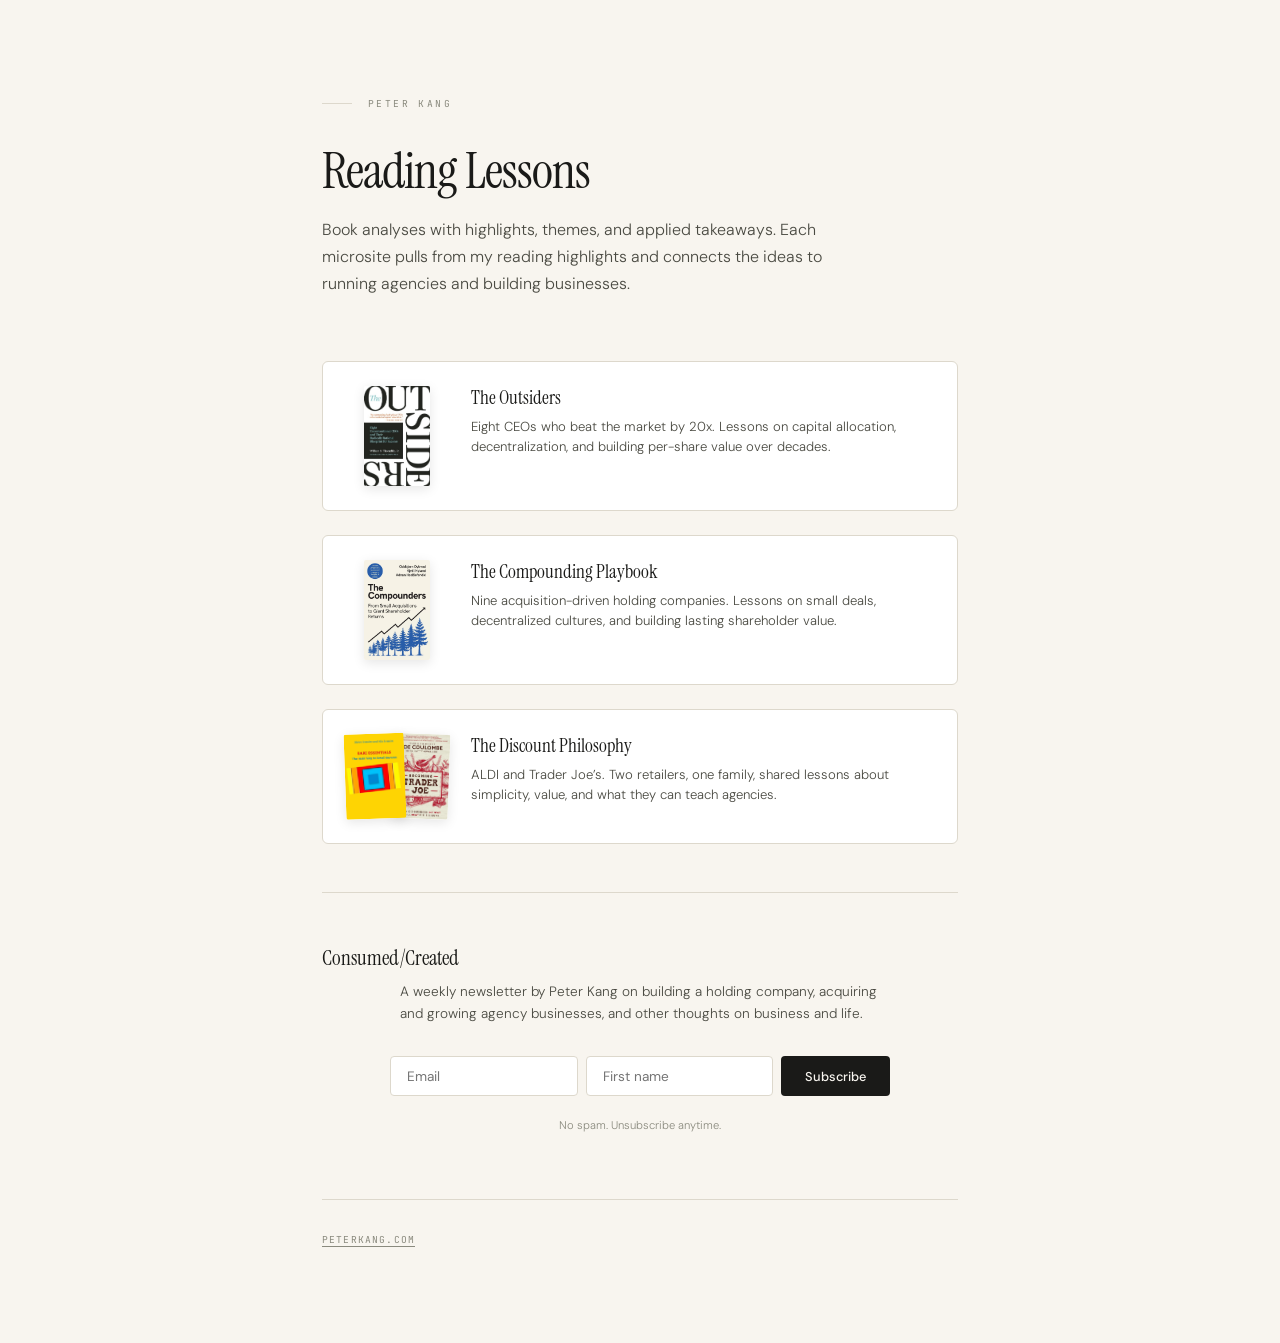
<file: index.html>
<!DOCTYPE html>
<html lang="en">
<head>
<meta charset="UTF-8">
<meta name="viewport" content="width=device-width, initial-scale=1.0">
<link rel="icon" href="favicon.svg" type="image/svg+xml">
<title>Reading Lessons — Peter Kang</title>
<meta name="description" content="Book analyses and reading lessons by Peter Kang. Deep dives into business books with highlights, themes, and applied takeaways.">
<meta property="og:title" content="Reading Lessons — Peter Kang">
<meta property="og:description" content="Book analyses and reading lessons. Deep dives into business books with highlights, themes, and applied takeaways.">
<meta property="og:url" content="https://read.peterkang.com/">
<meta property="og:type" content="website">
<meta name="twitter:card" content="summary">
<meta name="twitter:title" content="Reading Lessons — Peter Kang">
<meta name="twitter:description" content="Book analyses and reading lessons by Peter Kang. Deep dives into business books with highlights, themes, and applied takeaways.">
<link rel="canonical" href="https://read.peterkang.com/">
<link rel="preconnect" href="https://fonts.googleapis.com">
<link rel="preconnect" href="https://fonts.gstatic.com" crossorigin>
<link href="https://fonts.googleapis.com/css2?family=Instrument+Serif:ital@0;1&family=DM+Sans:ital,opsz,wght@0,9..40,300;0,9..40,400;0,9..40,500;0,9..40,600;1,9..40,300;1,9..40,400&family=JetBrains+Mono:wght@400;500&display=swap" rel="stylesheet">
<style>
  :root {
    --cream: #F8F5EF;
    --ink: #1A1A18;
    --ink-light: #4A4A42;
    --ink-faint: #8A8A7E;
    --rule: #DDD8CC;
    --paper: #FFFFFF;
    --serif: 'Instrument Serif', Georgia, serif;
    --sans: 'DM Sans', system-ui, sans-serif;
    --mono: 'JetBrains Mono', monospace;
  }

  * { margin: 0; padding: 0; box-sizing: border-box; }
  img { max-width: 100%; height: auto; }
  html { font-size: 16px; }

  body {
    background: var(--cream);
    color: var(--ink);
    font-family: var(--sans);
    line-height: 1.6;
    -webkit-font-smoothing: antialiased;
  }

  .page {
    max-width: 700px;
    margin: 0 auto;
    padding: 6rem 2rem;
    min-height: 100vh;
    display: flex;
    flex-direction: column;
  }

  .eyebrow {
    font-family: var(--mono);
    font-size: 0.6rem;
    letter-spacing: 0.25em;
    text-transform: uppercase;
    color: var(--ink-faint);
    margin-bottom: 2rem;
    display: flex;
    align-items: center;
    gap: 1rem;
  }

  .eyebrow::before {
    content: '';
    width: 30px;
    height: 1px;
    background: var(--rule);
  }

  h1 {
    font-family: var(--serif);
    font-weight: 400;
    font-size: clamp(2.2rem, 5vw, 3.2rem);
    line-height: 1.1;
    letter-spacing: -0.02em;
    margin-bottom: 1rem;
  }

  .intro {
    font-size: 1rem;
    font-weight: 300;
    color: var(--ink-light);
    line-height: 1.7;
    margin-bottom: 4rem;
    max-width: 550px;
  }

  .library {
    display: flex;
    flex-direction: column;
    gap: 1.5rem;
    flex: 1;
  }

  .library-card {
    display: flex;
    gap: 1.5rem;
    align-items: start;
    background: var(--paper);
    border: 1px solid var(--rule);
    border-radius: 6px;
    padding: 1.5rem;
    text-decoration: none;
    color: inherit;
    transition: all 0.3s ease;
  }

  .library-card:hover {
    transform: translateY(-2px);
    box-shadow: 0 6px 24px rgba(0,0,0,0.06);
  }

  .library-card-covers {
    display: flex;
    gap: 0;
    flex-shrink: 0;
    width: 100px;
    justify-content: center;
  }

  .library-card-cover {
    max-height: 100px;
    border-radius: 2px;
    box-shadow: 0 3px 12px rgba(0,0,0,0.1);
  }

  .library-card-cover:first-child:not(:only-child) {
    max-height: 85px;
    transform: rotate(-2deg) translateX(6px);
    z-index: 1;
  }

  .library-card-cover:last-child:not(:only-child) {
    max-height: 85px;
    transform: rotate(2deg) translateX(-6px);
  }

  .library-card-body {
    flex: 1;
    min-width: 0;
  }

  .library-card-tag {
    font-family: var(--mono);
    font-size: 0.55rem;
    letter-spacing: 0.1em;
    text-transform: uppercase;
    color: var(--ink-faint);
    margin-bottom: 0.4rem;
  }

  .library-card-title {
    font-family: var(--serif);
    font-size: 1.2rem;
    line-height: 1.25;
    margin-bottom: 0.4rem;
  }

  .library-card-desc {
    font-size: 0.82rem;
    color: var(--ink-light);
    line-height: 1.55;
    font-weight: 300;
  }

  .footer {
    margin-top: 4rem;
    padding-top: 2rem;
    border-top: 1px solid var(--rule);
    font-family: var(--mono);
    font-size: 0.6rem;
    letter-spacing: 0.12em;
    text-transform: uppercase;
    color: var(--ink-faint);
  }

  .footer a {
    color: inherit;
    text-decoration: underline;
    text-underline-offset: 3px;
  }

  @media (max-width: 600px) {
    .page { padding: 3rem 1.5rem; }
    .library-card { flex-direction: column; gap: 1rem; }
    .library-card-covers { align-self: center; }
  }
</style>
<script type="application/ld+json">
{
  "@context": "https://schema.org",
  "@type": "WebSite",
  "name": "Reading Lessons",
  "url": "https://read.peterkang.com/",
  "description": "Book analyses and reading lessons by Peter Kang. Deep dives into business books with highlights, themes, and applied takeaways.",
  "author": {
    "@type": "Person",
    "name": "Peter Kang",
    "url": "https://peterkang.com"
  }
}
</script>
</head>
<body>
<div class="page">
  <div class="eyebrow">Peter Kang</div>
  <h1>Reading Lessons</h1>
  <p class="intro">Book analyses with highlights, themes, and applied takeaways. Each microsite pulls from my reading highlights and connects the ideas to running agencies and building businesses.</p>

  <div class="library">
    <a href="the-outsiders/" class="library-card">
      <div class="library-card-covers">
        <img src="the-outsiders/the-outsiders.jpg" alt="The Outsiders cover" class="library-card-cover" loading="lazy">
      </div>
      <div class="library-card-body">
        <div class="library-card-title">The Outsiders</div>
        <div class="library-card-desc">Eight CEOs who beat the market by 20x. Lessons on capital allocation, decentralization, and building per-share value over decades.</div>
      </div>
    </a>

    <a href="the-compounders/" class="library-card">
      <div class="library-card-covers">
        <img src="the-compounders/the-compounders.jpg" alt="The Compounders cover" class="library-card-cover" loading="lazy">
      </div>
      <div class="library-card-body">
        <div class="library-card-title">The Compounding Playbook</div>
        <div class="library-card-desc">Nine acquisition-driven holding companies. Lessons on small deals, decentralized cultures, and building lasting shareholder value.</div>
      </div>
    </a>

    <a href="discount-retail/" class="library-card">
      <div class="library-card-covers">
        <img src="discount-retail/bare-essentials-aldi-way.jpg" alt="Bare Essentials cover" class="library-card-cover" loading="lazy">
        <img src="discount-retail/becoming-trader-joe-cover.jpg" alt="Becoming Trader Joe cover" class="library-card-cover" loading="lazy">
      </div>
      <div class="library-card-body">
        <div class="library-card-title">The Discount Philosophy</div>
        <div class="library-card-desc">ALDI and Trader Joe&rsquo;s. Two retailers, one family, shared lessons about simplicity, value, and what they can teach agencies.</div>
      </div>
    </a>
  </div>

  <section class="newsletter-section" style="border-top: 1px solid var(--rule); margin-top: 3rem; padding-top: 3rem;">
    <h3 style="font-family: var(--serif); font-size: 1.3rem; font-weight: 400; margin-bottom: 0.4rem;">Consumed/Created</h3>
    <p style="font-size: 0.85rem; color: var(--ink-light); font-weight: 300; line-height: 1.6; max-width: 480px; margin: 0 auto 1.5rem;">A weekly newsletter by Peter Kang on building a holding company, acquiring and growing agency businesses, and other thoughts on business and life.</p>
    <script src="https://f.convertkit.com/ckjs/ck.5.js" async></script>
    <form action="https://app.kit.com/forms/9327259/subscriptions" class="seva-form formkit-form" method="post" data-sv-form="9327259" data-uid="7b5e7d2e5a" data-format="inline" data-version="5" style="display: flex; justify-content: center; gap: 0.5rem; flex-wrap: wrap; max-width: 500px; margin: 0 auto;">
      <ul class="formkit-alert formkit-alert-error" data-element="errors" data-group="alert" style="list-style: none; color: #C83C2C; font-size: 0.8rem; width: 100%;"></ul>
      <div data-element="fields" style="display: flex; gap: 0.5rem; flex-wrap: wrap; width: 100%;">
        <input class="formkit-input" name="email_address" aria-label="Email" placeholder="Email" required type="email" style="font-family: var(--sans); font-size: 0.85rem; padding: 0.65rem 1rem; border: 1px solid var(--rule); border-radius: 4px; background: var(--paper, #fff); color: var(--ink); outline: none; flex: 1; min-width: 140px;">
        <input class="formkit-input" aria-label="First Name" name="fields[first_name]" placeholder="First name" type="text" style="font-family: var(--sans); font-size: 0.85rem; padding: 0.65rem 1rem; border: 1px solid var(--rule); border-radius: 4px; background: var(--paper, #fff); color: var(--ink); outline: none; flex: 1; min-width: 140px;">
        <button data-element="submit" class="formkit-submit" style="font-family: var(--sans); font-size: 0.8rem; font-weight: 500; padding: 0.65rem 1.5rem; border: none; border-radius: 4px; background: var(--ink); color: var(--cream); cursor: pointer; white-space: nowrap;">Subscribe</button>
      </div>
      <p style="font-size: 0.7rem; color: var(--ink-faint); margin-top: 0.8rem; font-weight: 300;">No spam. Unsubscribe anytime.</p>
    </form>
  </section>

  <div class="footer"><a href="https://peterkang.com" target="_blank">peterkang.com</a></div>
</div>
</body>
</html>
</file>
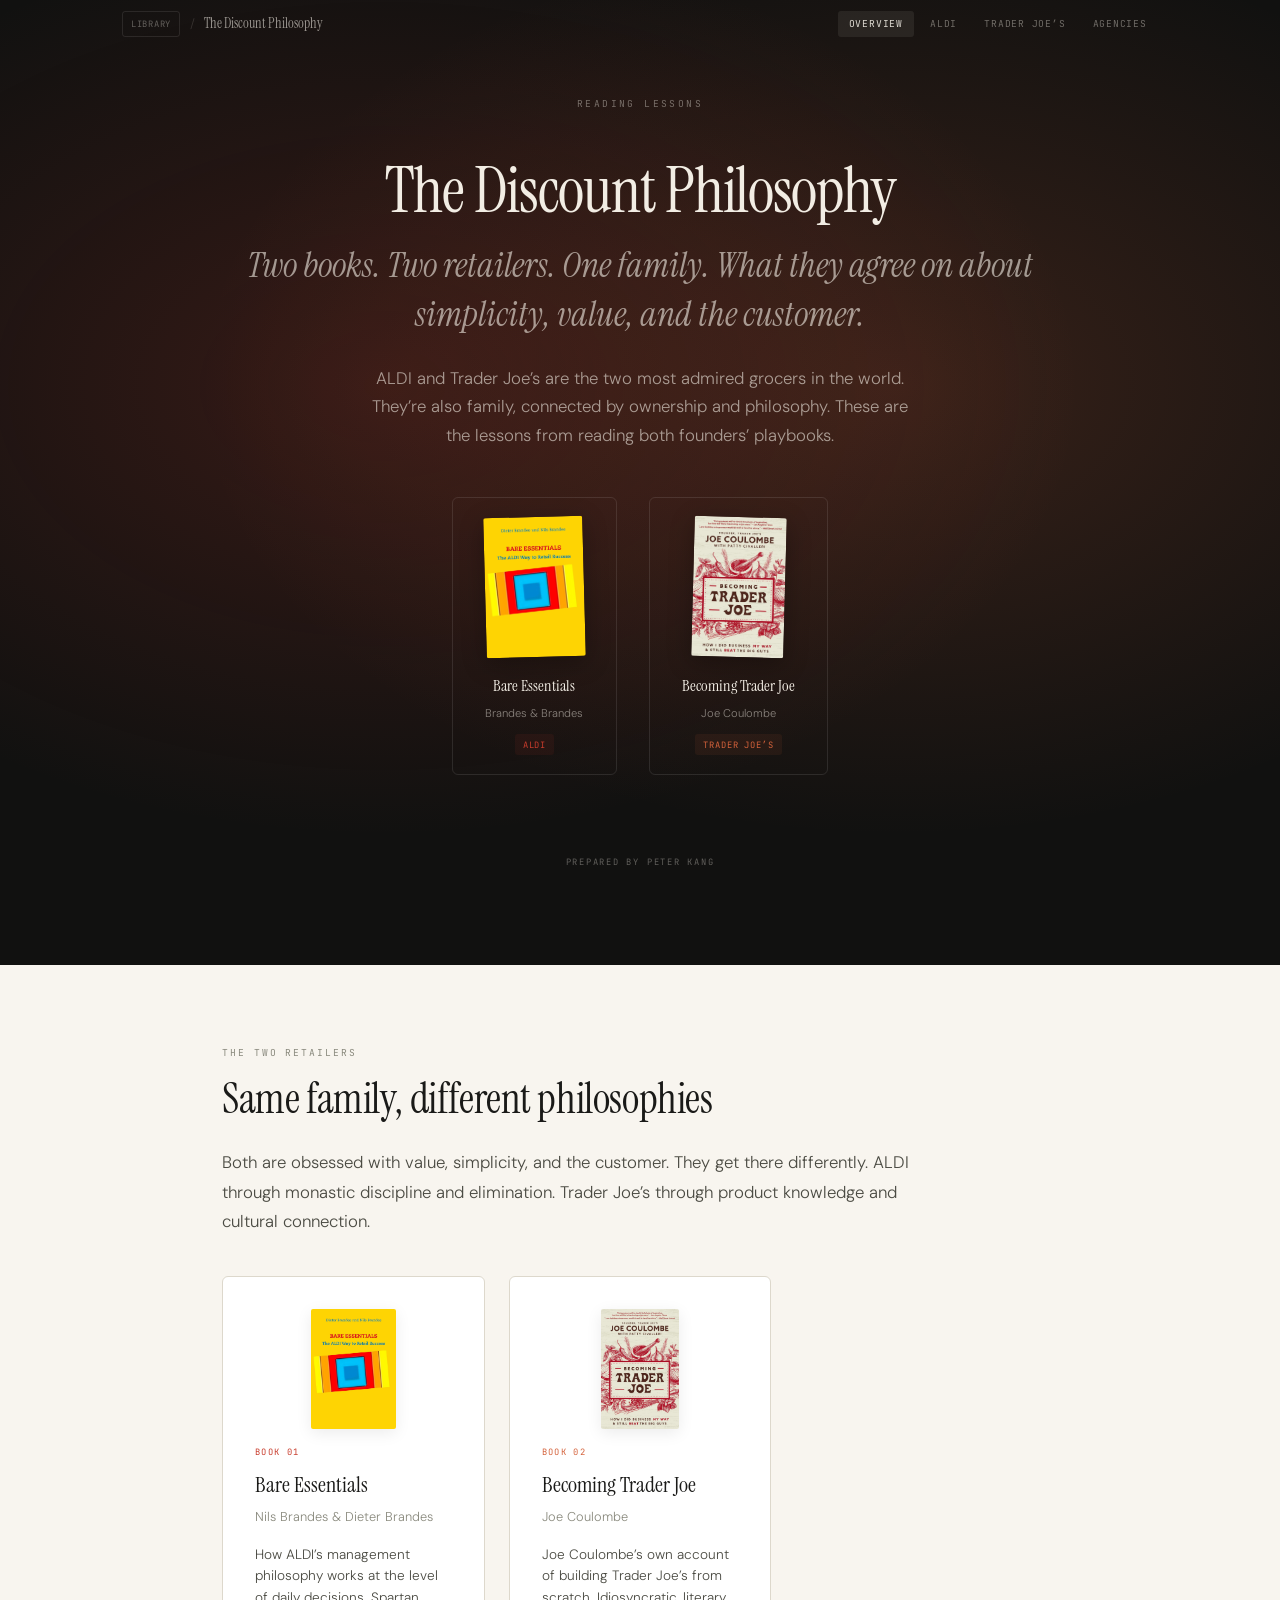
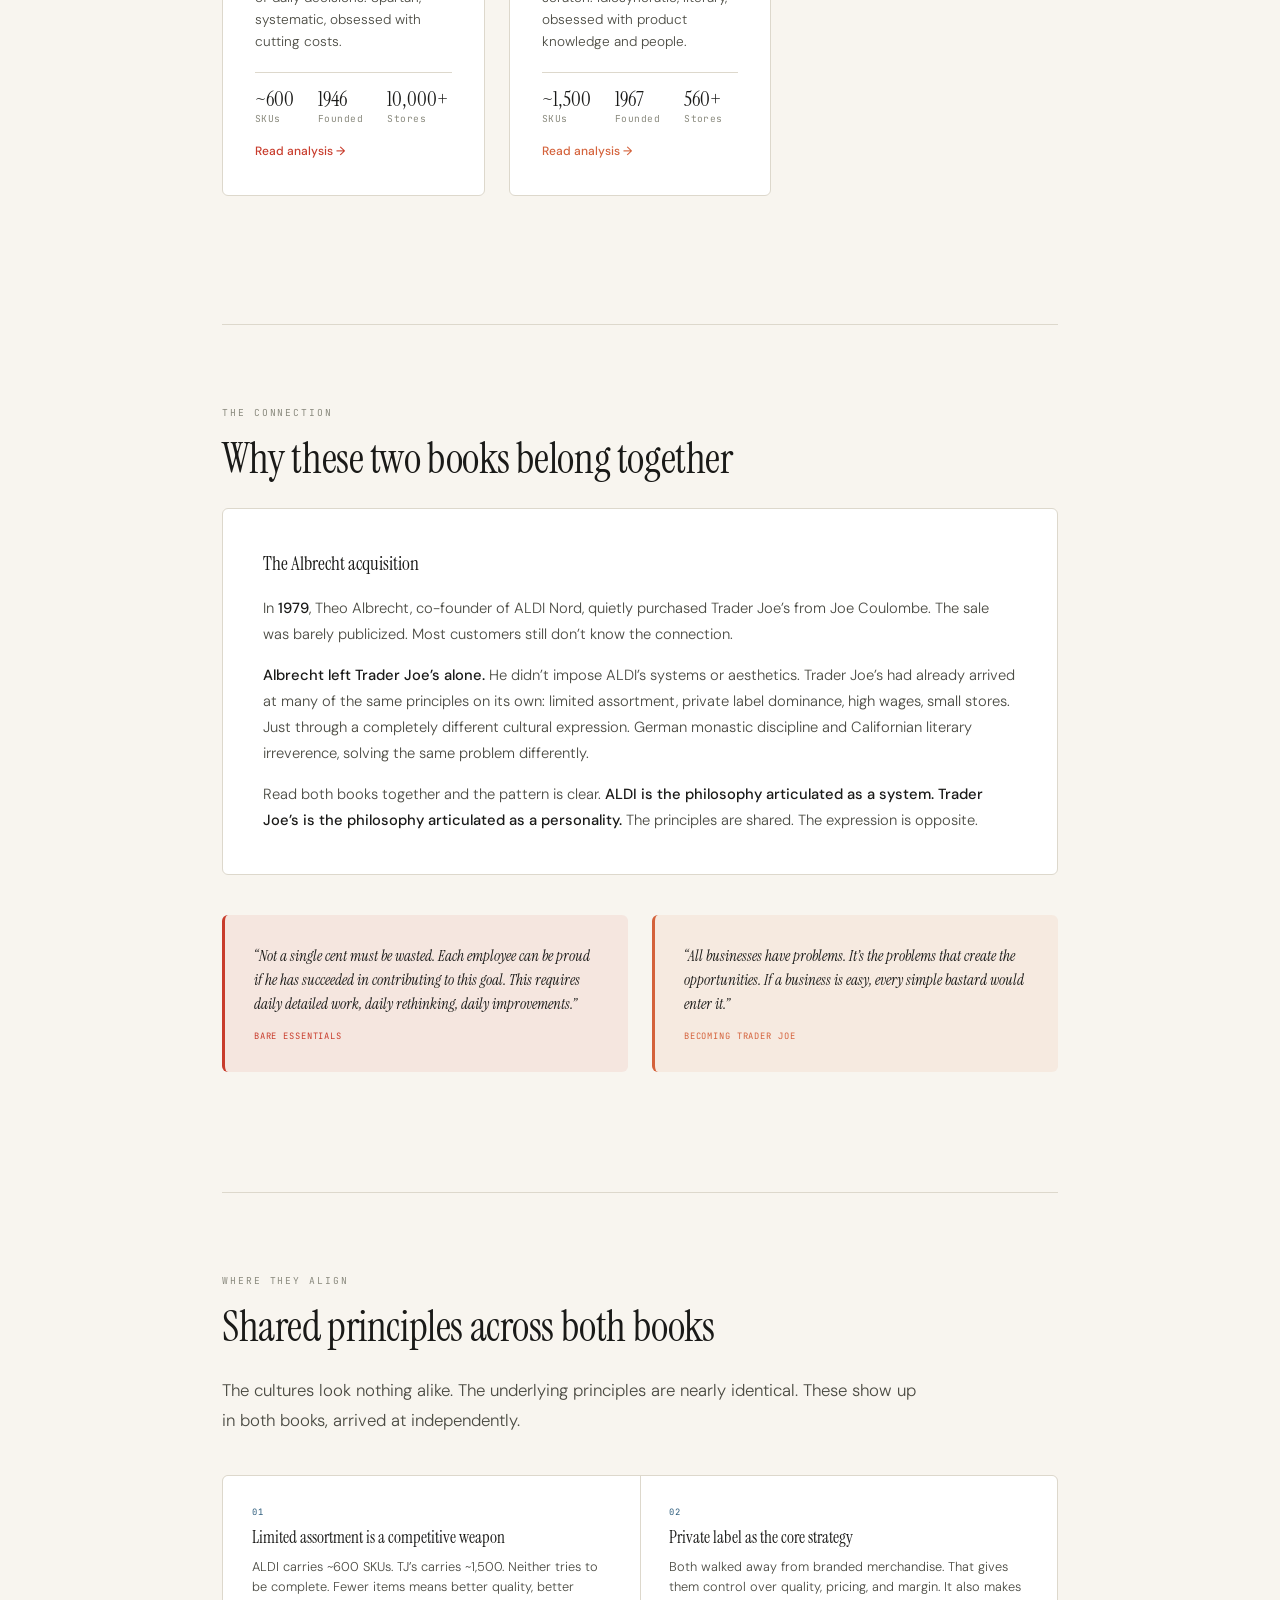
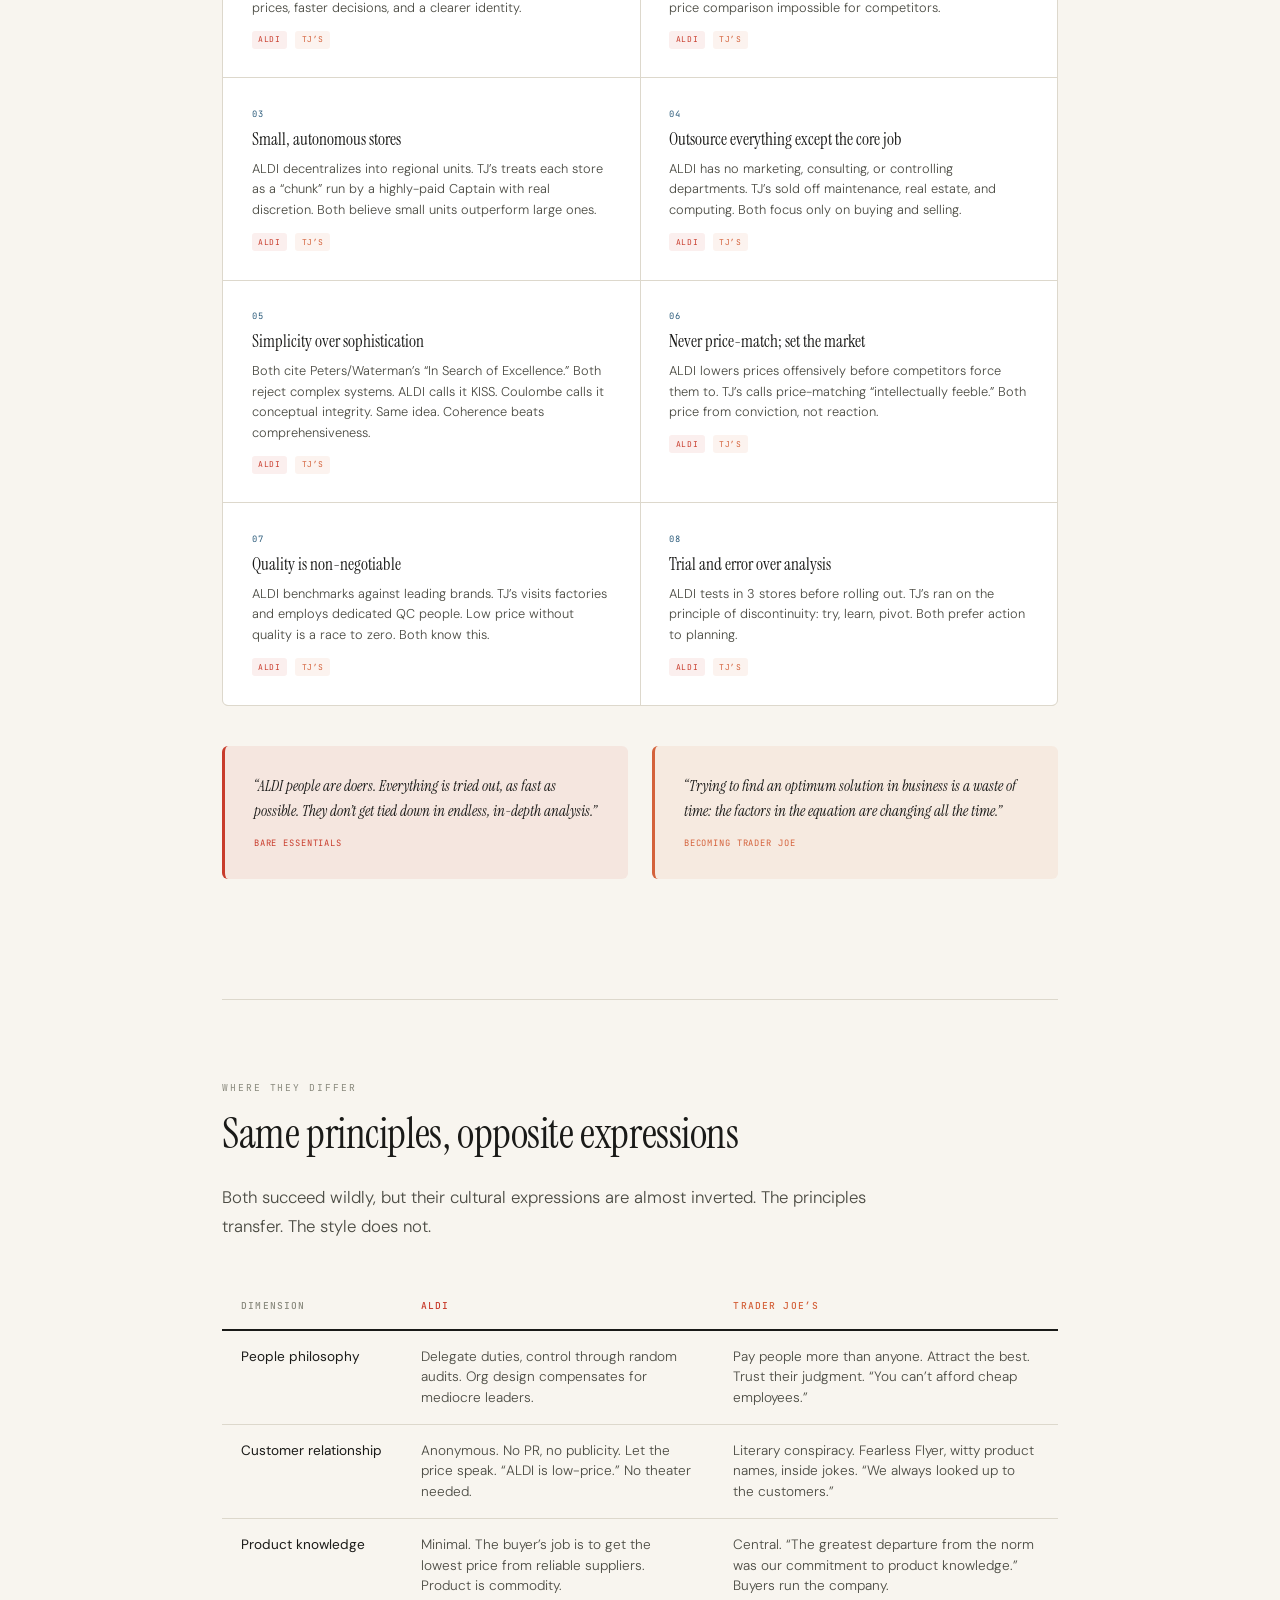
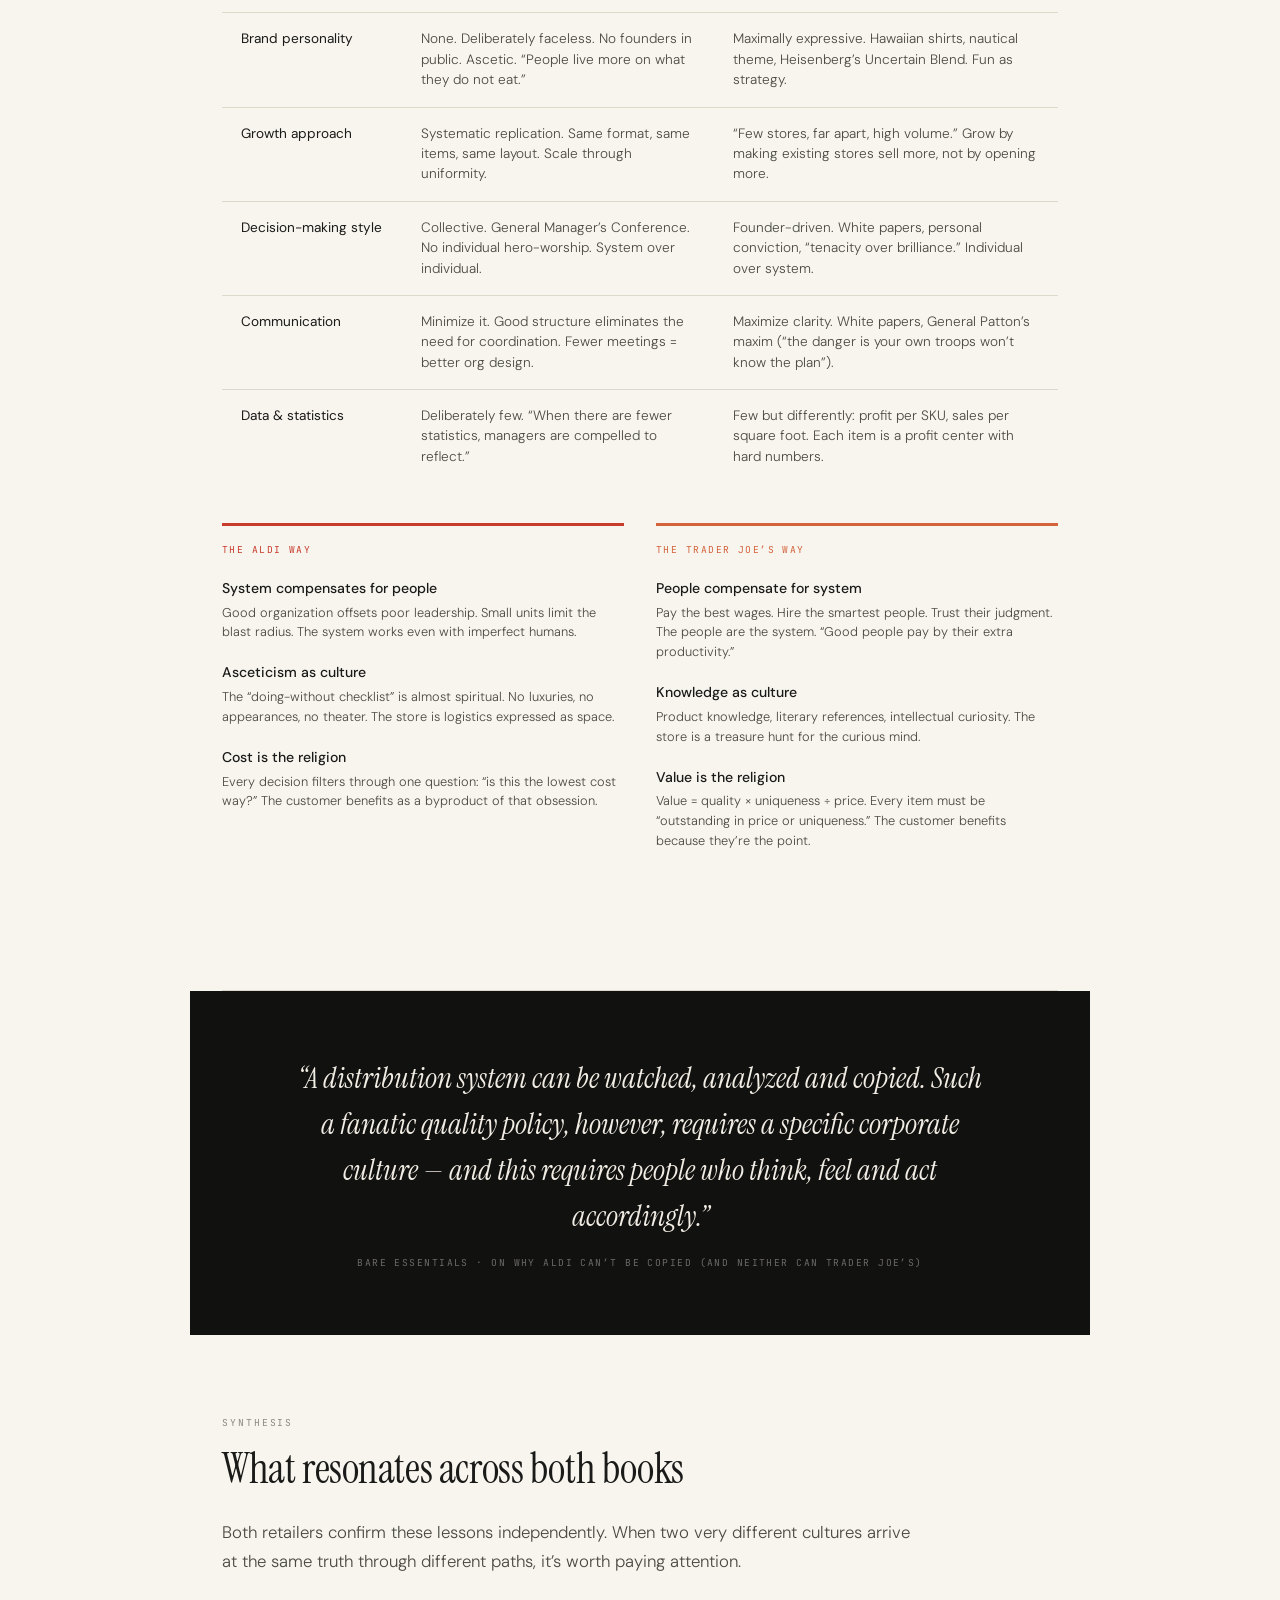
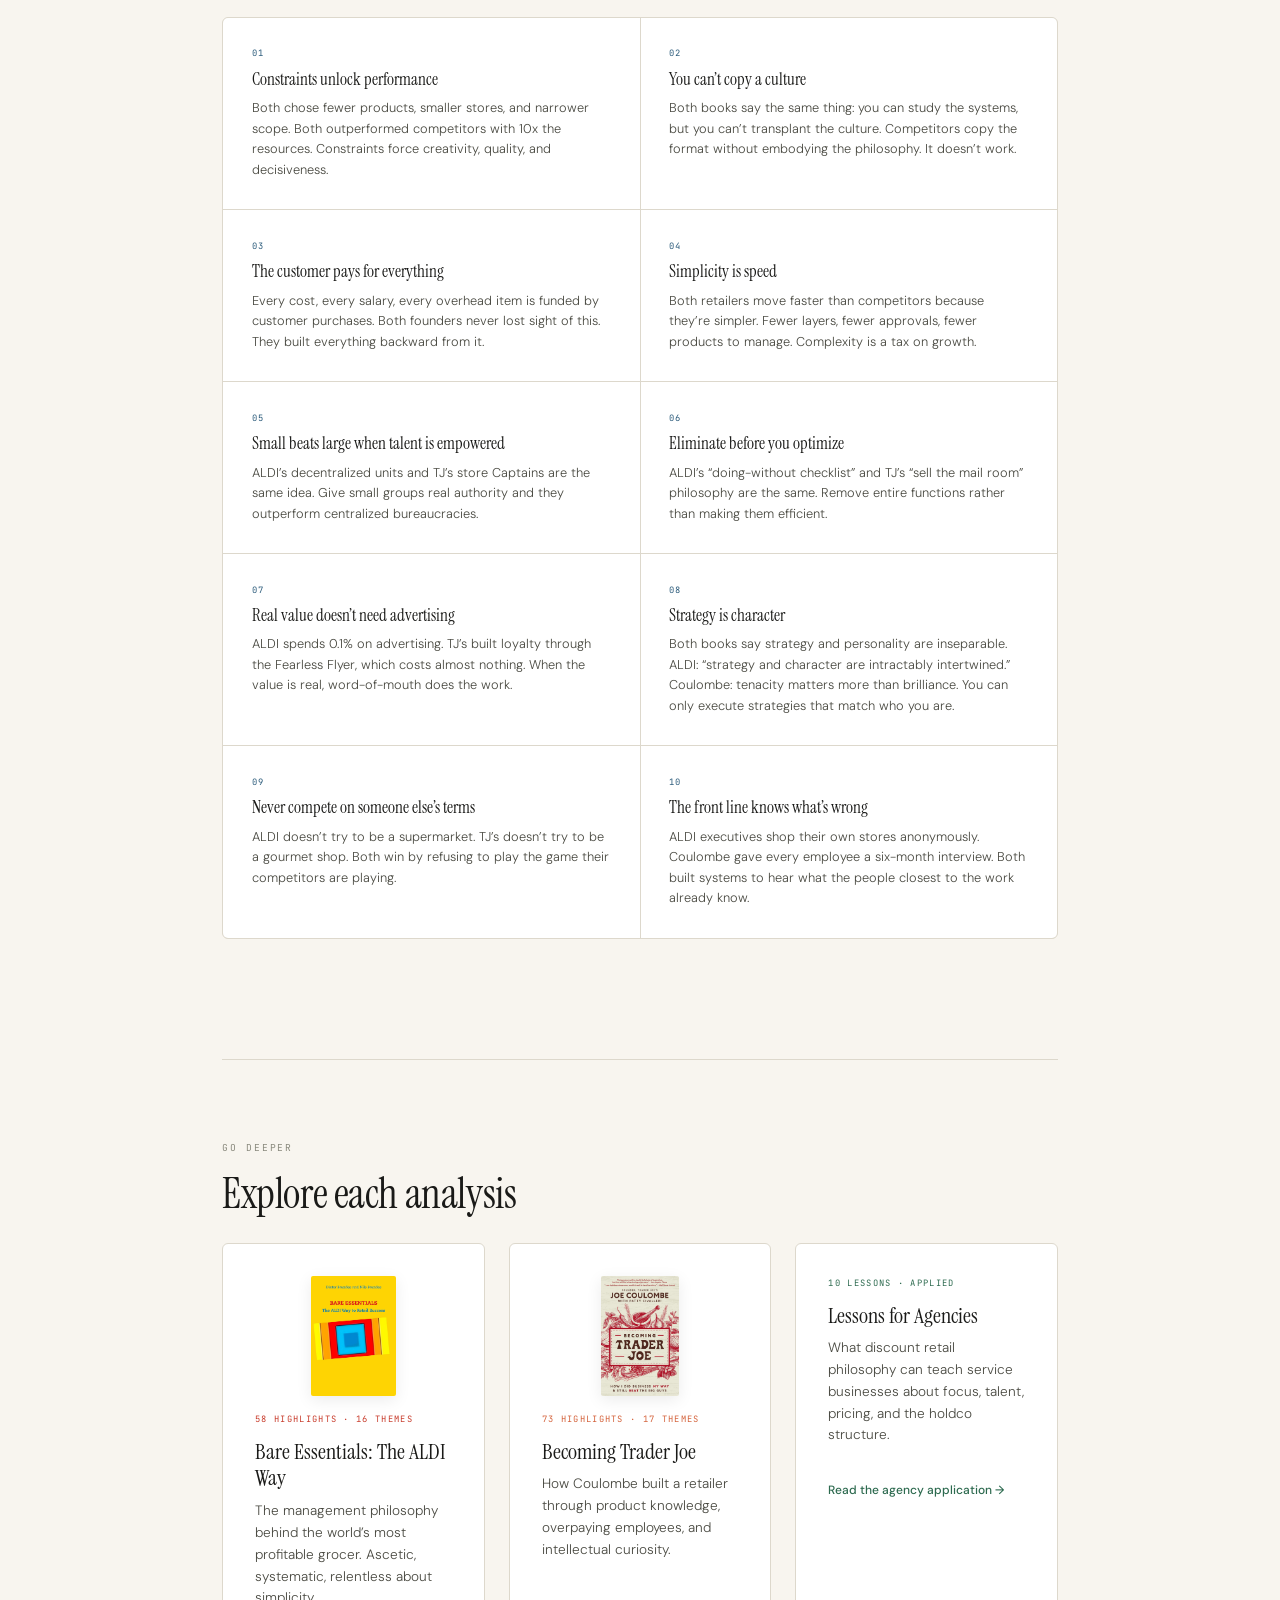
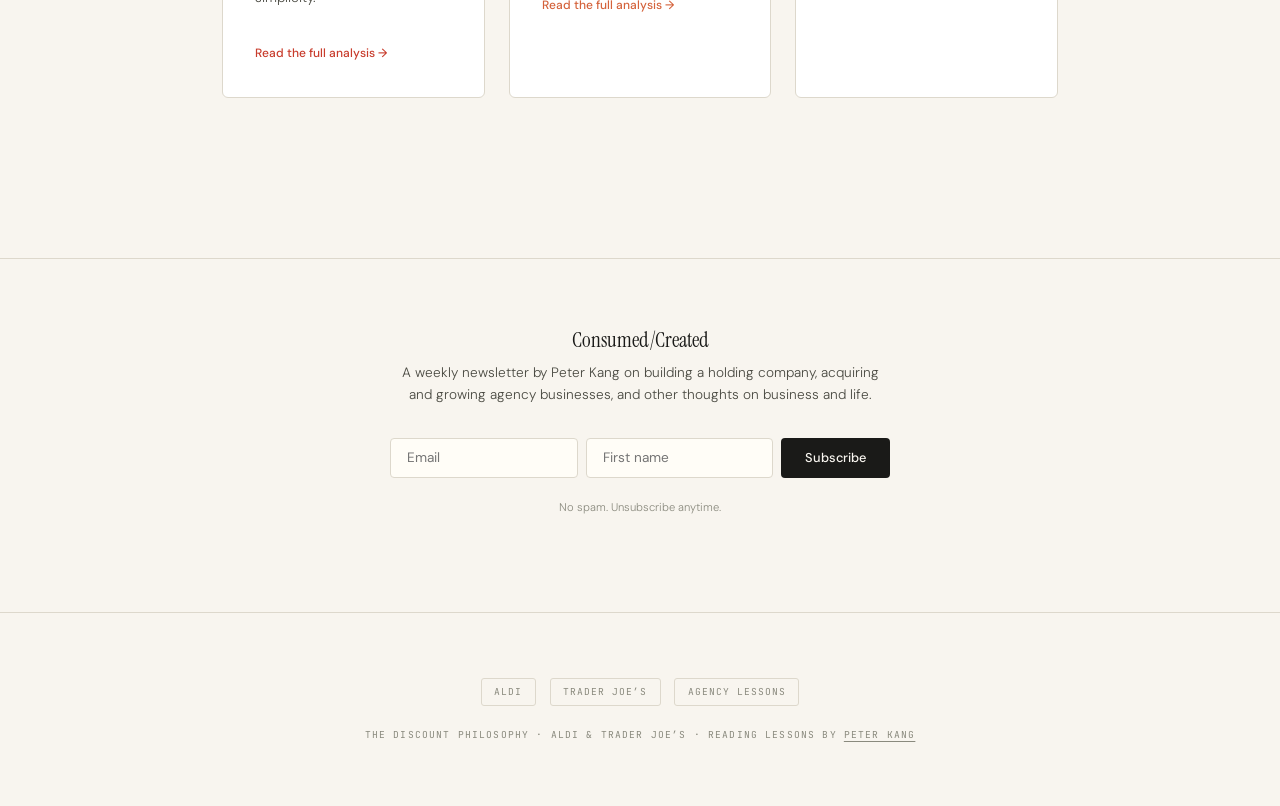
<file: discount-retail/index.html>
<!DOCTYPE html>
<html lang="en">
<head>
<meta charset="UTF-8">
<meta name="viewport" content="width=device-width, initial-scale=1.0">
<link rel="icon" href="../favicon.svg" type="image/svg+xml">
<title>The Discount Philosophy — ALDI & Trader Joe's</title>
<meta name="description" content="How ALDI and Trader Joe's built retail empires through radical simplicity. Key highlights and lessons from Bare Essentials and Becoming Trader Joe.">
<meta property="og:title" content="The Discount Philosophy — ALDI & Trader Joe's">
<meta property="og:description" content="How ALDI and Trader Joe's built retail empires through radical simplicity. Key highlights and lessons from two books on discount retail.">
<meta property="og:url" content="https://read.peterkang.com/discount-retail/">
<meta property="og:type" content="website">
<meta name="twitter:card" content="summary">
<meta name="twitter:title" content="The Discount Philosophy — ALDI & Trader Joe's">
<meta name="twitter:description" content="How ALDI and Trader Joe's built retail empires through radical simplicity. Key highlights and lessons from two books on discount retail.">
<link rel="canonical" href="https://read.peterkang.com/discount-retail/">
<link rel="preconnect" href="https://fonts.googleapis.com">
<link rel="preconnect" href="https://fonts.gstatic.com" crossorigin>
<link href="https://fonts.googleapis.com/css2?family=Instrument+Serif:ital@0;1&family=DM+Sans:ital,opsz,wght@0,9..40,300;0,9..40,400;0,9..40,500;0,9..40,600;1,9..40,300;1,9..40,400&family=JetBrains+Mono:wght@400;500&display=swap" rel="stylesheet">
<link rel="stylesheet" href="styles.css">
<style>
  /* Page-specific styles — shared styles in styles.css */

  :root {
    --bg: #F8F5EF;
    --bg-dark: #111110;
    --bg-card: #FFFFFF;
    --bg-card-alt: #F2EDE4;
    --accent: #2A5A7A;
    --aldi-red: #C83C2C;
    --aldi-red-glow: rgba(200,60,44,0.08);
    --tj-orange: #D4623B;
    --tj-orange-glow: rgba(212,98,59,0.08);
    --shared-blue: #2A5A7A;
    --shared-blue-glow: rgba(42,90,122,0.08);
    --agency-green: #2D6A4F;
    --agency-green-glow: rgba(45,106,79,0.08);
  }

  body {
    background: var(--bg);
  }

  /* ── HERO (page-specific) ── */
  .hero::before {
    content: '';
    position: absolute;
    inset: 0;
    background:
      radial-gradient(ellipse at 30% 40%, rgba(200,60,44,0.2) 0%, transparent 55%),
      radial-gradient(ellipse at 70% 40%, rgba(212,98,59,0.2) 0%, transparent 55%);
  }

  .hero h1 {
    line-height: 1.0;
  }

  .hero h1 em {
    font-size: 0.55em;
    line-height: 1.4;
    margin-top: 0.5em;
    opacity: 0.6;
    font-weight: 400;
  }

  .hero-sub {
    max-width: 550px;
  }

  .hero-books {
    display: flex;
    gap: 2rem;
    position: relative;
    z-index: 1;
  }

  .hero-book {
    display: flex;
    flex-direction: column;
    align-items: center;
    gap: 0.4rem;
    text-decoration: none;
    color: inherit;
    padding: 1.2rem 2rem;
    border: 1px solid rgba(255,255,255,0.1);
    border-radius: 6px;
    transition: all 0.3s ease;
  }

  .hero-book:hover {
    border-color: rgba(255,255,255,0.25);
    background: rgba(255,255,255,0.03);
    transform: translateY(-2px);
  }

  .hero-book-cover {
    max-height: 140px;
    box-shadow: 0 6px 24px rgba(0,0,0,0.3);
    margin-bottom: 0.6rem;
  }

  .hero-book.aldi .hero-book-cover { transform: rotate(-1.5deg); }
  .hero-book.tj .hero-book-cover { transform: rotate(1.5deg); }
  .hero-book:hover .hero-book-cover { transform: rotate(0deg) scale(1.04); }

  .hero-book-title {
    font-family: var(--serif);
    font-size: 1rem;
    font-weight: 400;
  }

  .hero-book-author {
    font-size: 0.7rem;
    opacity: 0.5;
    font-weight: 300;
  }

  .hero-book-tag {
    font-family: var(--mono);
    font-size: 0.55rem;
    letter-spacing: 0.1em;
    text-transform: uppercase;
    margin-top: 0.3rem;
    padding: 0.2rem 0.5rem;
    border-radius: 3px;
  }

  .hero-book.aldi .hero-book-tag {
    color: var(--aldi-red);
    background: var(--aldi-red-glow);
  }

  .hero-book.tj .hero-book-tag {
    color: var(--tj-orange);
    background: var(--tj-orange-glow);
  }

  .hero-prepared {
    margin-top: 4rem;
  }


  /* ── CONNECTION STORY ── */
  .timeline-story {
    background: var(--bg-card);
    border: 1px solid var(--rule);
    border-radius: 6px;
    padding: 2.5rem;
    margin-bottom: 2.5rem;
  }

  .timeline-story-title {
    font-family: var(--serif);
    font-size: 1.2rem;
    margin-bottom: 1rem;
  }

  .timeline-story p {
    font-size: 0.92rem;
    color: var(--ink-light);
    line-height: 1.75;
    font-weight: 300;
    margin-bottom: 1rem;
  }

  .timeline-story p:last-child { margin-bottom: 0; }

  .timeline-story strong {
    font-weight: 500;
    color: var(--ink);
  }

  /* ── RETAILER CARDS ── */
  .retailer-cards {
    display: grid;
    grid-template-columns: 1fr 1fr;
    gap: 1.5rem;
    margin-bottom: 3rem;
  }

  .retailer-card {
    background: var(--bg-card);
    border: 1px solid var(--rule);
    border-radius: 6px;
    padding: 2rem;
    transition: all 0.3s ease;
    text-decoration: none;
    color: inherit;
    display: block;
  }

  .retailer-card:hover {
    transform: translateY(-3px);
    box-shadow: 0 8px 30px rgba(0,0,0,0.06);
  }

  .retailer-card-cover {
    max-height: 120px;
    box-shadow: 0 4px 16px rgba(0,0,0,0.08);
    border-radius: 2px;
    margin-bottom: 1rem;
    display: block;
    margin-left: auto;
    margin-right: auto;
  }

  .retailer-card-eyebrow {
    font-family: var(--mono);
    font-size: 0.55rem;
    letter-spacing: 0.15em;
    text-transform: uppercase;
    margin-bottom: 0.8rem;
  }

  .retailer-card.aldi .retailer-card-eyebrow { color: var(--aldi-red); }
  .retailer-card.tj .retailer-card-eyebrow { color: var(--tj-orange); }
  .retailer-card.agency .retailer-card-eyebrow { color: var(--agency-green); }

  .retailer-card-title {
    font-family: var(--serif);
    font-size: 1.4rem;
    margin-bottom: 0.5rem;
    line-height: 1.2;
  }

  .retailer-card-author {
    font-size: 0.8rem;
    color: var(--ink-faint);
    margin-bottom: 1rem;
    font-weight: 300;
  }

  .retailer-card-desc {
    font-size: 0.85rem;
    color: var(--ink-light);
    line-height: 1.6;
    font-weight: 300;
    margin-bottom: 1.2rem;
  }

  .retailer-card-stats {
    display: flex;
    gap: 1.5rem;
    padding-top: 1rem;
    border-top: 1px solid var(--rule);
  }

  .retailer-card-stat {
    display: flex;
    flex-direction: column;
    gap: 0.1rem;
  }

  .retailer-card-stat-num {
    font-family: var(--serif);
    font-size: 1.3rem;
    line-height: 1;
  }

  .retailer-card-stat-label {
    font-size: 0.6rem;
    color: var(--ink-faint);
    font-family: var(--mono);
    letter-spacing: 0.05em;
  }

  .retailer-card-cta {
    display: inline-flex;
    align-items: center;
    gap: 0.4rem;
    font-size: 0.75rem;
    font-weight: 500;
    margin-top: 1rem;
    transition: gap 0.2s;
  }

  .retailer-card.aldi .retailer-card-cta { color: var(--aldi-red); }
  .retailer-card.tj .retailer-card-cta { color: var(--tj-orange); }
  .retailer-card.agency .retailer-card-cta { color: var(--agency-green); }
  .retailer-card:hover .retailer-card-cta { gap: 0.7rem; }

  /* ── COMPARISON TABLE ── */
  .comparison-table {
    width: 100%;
    border-collapse: collapse;
    margin-bottom: 2.5rem;
    font-size: 0.85rem;
  }

  .comparison-table th {
    font-family: var(--mono);
    font-size: 0.6rem;
    letter-spacing: 0.12em;
    text-transform: uppercase;
    text-align: left;
    padding: 1rem 1.2rem;
    border-bottom: 2px solid var(--ink);
    font-weight: 500;
    color: var(--ink-faint);
  }

  .comparison-table th:nth-child(2) { color: var(--aldi-red); }
  .comparison-table th:nth-child(3) { color: var(--tj-orange); }

  .comparison-table td {
    padding: 1rem 1.2rem;
    border-bottom: 1px solid var(--rule);
    vertical-align: top;
    line-height: 1.5;
    font-weight: 300;
    color: var(--ink-light);
  }

  .comparison-table td:first-child {
    font-weight: 400;
    color: var(--ink);
    white-space: nowrap;
  }

  .comparison-table tr:last-child td { border-bottom: none; }

  /* ── SHARED PRINCIPLES ── */
  .shared-grid {
    display: grid;
    grid-template-columns: 1fr 1fr;
    gap: 1px;
    background: var(--rule);
    border: 1px solid var(--rule);
    border-radius: 6px;
    overflow: hidden;
    margin-bottom: 2.5rem;
  }

  .shared-card {
    background: var(--bg-card);
    padding: 1.8rem;
    transition: background 0.2s;
  }

  .shared-card:hover { background: var(--bg-card-alt); }

  .shared-card-num {
    font-family: var(--mono);
    font-size: 0.55rem;
    letter-spacing: 0.1em;
    color: var(--shared-blue);
    margin-bottom: 0.5rem;
  }

  .shared-card-title {
    font-family: var(--serif);
    font-size: 1.05rem;
    line-height: 1.3;
    margin-bottom: 0.5rem;
  }

  .shared-card-desc {
    font-size: 0.8rem;
    color: var(--ink-light);
    line-height: 1.6;
    font-weight: 300;
  }

  .shared-card-sources {
    display: flex;
    gap: 0.5rem;
    margin-top: 0.8rem;
  }

  .source-tag {
    font-family: var(--mono);
    font-size: 0.5rem;
    letter-spacing: 0.08em;
    text-transform: uppercase;
    padding: 0.15rem 0.4rem;
    border-radius: 3px;
  }

  .source-tag.aldi { color: var(--aldi-red); background: var(--aldi-red-glow); }
  .source-tag.tj { color: var(--tj-orange); background: var(--tj-orange-glow); }

  /* ── DIVERGENCE ── */
  .divergence-grid {
    display: grid;
    grid-template-columns: 1fr 1fr;
    gap: 2rem;
    margin-bottom: 2.5rem;
  }

  .divergence-col {
    padding-top: 1rem;
    border-top: 3px solid;
  }

  .divergence-col.aldi { border-color: var(--aldi-red); }
  .divergence-col.tj { border-color: var(--tj-orange); }

  .divergence-col-title {
    font-family: var(--mono);
    font-size: 0.6rem;
    letter-spacing: 0.15em;
    text-transform: uppercase;
    margin-bottom: 1.2rem;
  }

  .divergence-col.aldi .divergence-col-title { color: var(--aldi-red); }
  .divergence-col.tj .divergence-col-title { color: var(--tj-orange); }

  .divergence-item {
    margin-bottom: 1.2rem;
  }

  .divergence-item-title {
    font-size: 0.88rem;
    font-weight: 500;
    margin-bottom: 0.2rem;
  }

  .divergence-item-desc {
    font-size: 0.8rem;
    color: var(--ink-light);
    line-height: 1.55;
    font-weight: 300;
  }

  /* ── QUOTE BLOCK ── */
  .dual-quote {
    display: grid;
    grid-template-columns: 1fr 1fr;
    gap: 1.5rem;
    margin-bottom: 2.5rem;
  }

  .dual-quote-card {
    padding: 1.8rem;
    border-radius: 6px;
    position: relative;
  }

  .dual-quote-card.aldi {
    background: var(--aldi-red-glow);
    border-left: 3px solid var(--aldi-red);
  }

  .dual-quote-card.tj {
    background: var(--tj-orange-glow);
    border-left: 3px solid var(--tj-orange);
  }

  .dual-quote-text {
    font-family: var(--serif);
    font-style: italic;
    font-size: 0.92rem;
    line-height: 1.65;
    margin-bottom: 0.8rem;
  }

  .dual-quote-source {
    font-family: var(--mono);
    font-size: 0.55rem;
    letter-spacing: 0.1em;
    text-transform: uppercase;
  }

  .dual-quote-card.aldi .dual-quote-source { color: var(--aldi-red); }
  .dual-quote-card.tj .dual-quote-source { color: var(--tj-orange); }

  /* ── BIG QUOTE ── */
  .big-quote {
    background: var(--bg-dark);
    color: #F2EDE4;
    padding: 4rem 2rem;
    text-align: center;
    margin: 0 -2rem;
    border-radius: 0;
  }

  .big-quote-text {
    font-family: var(--serif);
    font-size: clamp(1.3rem, 2.5vw, 1.8rem);
    font-weight: 400;
    font-style: italic;
    line-height: 1.6;
    max-width: 700px;
    margin: 0 auto 1rem;
  }

  .big-quote-source {
    font-family: var(--mono);
    font-size: 0.6rem;
    letter-spacing: 0.15em;
    text-transform: uppercase;
    opacity: 0.4;
  }

  /* ── FOOTER (override) ── */
  .footer-nav a:hover {
    border-color: var(--shared-blue);
    color: var(--shared-blue);
  }

  /* ── RESPONSIVE ── */
  .retailer-cards:has(:nth-child(3)) {
    grid-template-columns: 1fr 1fr 1fr;
  }

  @media (max-width: 960px) {
    .retailer-cards:has(:nth-child(3)) { grid-template-columns: 1fr; }
  }

  @media (max-width: 768px) {
    .retailer-cards { grid-template-columns: 1fr; }
    .shared-grid { grid-template-columns: 1fr; }
    .divergence-grid { grid-template-columns: 1fr; }
    .dual-quote { grid-template-columns: 1fr; }
    .hero-books { flex-direction: row; gap: 1rem; }
    .comparison-table { font-size: 0.78rem; }
    .comparison-table td:first-child { white-space: normal; }
    .hero-book { padding: 1rem 1.2rem; }
    .hero-book-cover { max-height: 90px; }
    .timeline-story { padding: 1.8rem 1.5rem; }
    .shared-card { padding: 1.4rem; }
    .dual-quote-card { padding: 1.4rem; }
  }

  /* Table scroll wrapper */
  .table-scroll-wrap {
    overflow-x: auto;
    -webkit-overflow-scrolling: touch;
    margin-bottom: 2.5rem;
  }

  .table-scroll-wrap .comparison-table {
    margin-bottom: 0;
    min-width: 500px;
  }

</style>
<script type="application/ld+json">
[{
  "@context": "https://schema.org",
  "@type": "WebPage",
  "name": "The Discount Philosophy — ALDI & Trader Joe's",
  "url": "https://read.peterkang.com/discount-retail/",
  "description": "How ALDI and Trader Joe's built retail empires through radical simplicity. Key highlights and lessons from Bare Essentials and Becoming Trader Joe.",
  "author": {
    "@type": "Person",
    "name": "Peter Kang",
    "url": "https://peterkang.com"
  },
  "isPartOf": {
    "@type": "WebSite",
    "name": "Reading Lessons",
    "url": "https://read.peterkang.com/"
  }
},
{
  "@context": "https://schema.org",
  "@type": "BreadcrumbList",
  "itemListElement": [
    { "@type": "ListItem", "position": 1, "name": "Reading Lessons", "item": "https://read.peterkang.com/" },
    { "@type": "ListItem", "position": 2, "name": "The Discount Philosophy" }
  ]
}]
</script>
</head>
<body>

<nav class="site-nav" id="siteNav">
  <div class="site-nav-inner">
    <div class="site-nav-left">
      <a href="../" class="site-nav-up">Library</a>
      <span class="site-nav-sep">/</span>
      <a href="index.html" class="site-nav-brand">The Discount Philosophy</a>
    </div>
    <div class="site-nav-links">
      <a href="index.html" class="active">Overview</a>
      <a href="bare-essentials-aldi.html">ALDI</a>
      <a href="becoming-trader-joe.html">Trader Joe&rsquo;s</a>
      <a href="agency-lessons.html">Agencies</a>
    </div>
  </div>
</nav>

<!-- HERO -->
<section class="hero">
  <div class="hero-eyebrow">Reading Lessons</div>
  <h1>The Discount Philosophy<em>Two books. Two retailers. One family. What they agree on about simplicity, value, and the customer.</em></h1>
  <p class="hero-sub">ALDI and Trader Joe&rsquo;s are the two most admired grocers in the world. They&rsquo;re also family, connected by ownership and philosophy. These are the lessons from reading both founders&rsquo; playbooks.</p>

  <div class="hero-books">
    <a href="bare-essentials-aldi.html" class="hero-book aldi">
      <img src="bare-essentials-aldi-way.jpg" alt="Bare Essentials cover" class="hero-book-cover">
      <div class="hero-book-title">Bare Essentials</div>
      <div class="hero-book-author">Brandes & Brandes</div>
      <div class="hero-book-tag">ALDI</div>
    </a>
    <a href="becoming-trader-joe.html" class="hero-book tj">
      <img src="becoming-trader-joe-cover.jpg" alt="Becoming Trader Joe cover" class="hero-book-cover">
      <div class="hero-book-title">Becoming Trader Joe</div>
      <div class="hero-book-author">Joe Coulombe</div>
      <div class="hero-book-tag">Trader Joe&rsquo;s</div>
    </a>
  </div>

  <div class="hero-prepared"><a href="https://peterkang.com" target="_blank">Prepared by Peter Kang</a></div>
</section>

<!-- CONTENT -->
<div class="content">

  <!-- ═══ THE TWO RETAILERS ═══ -->
  <section class="section" id="retailers">
    <div class="section-eyebrow fade-up">The Two Retailers</div>
    <h2 class="section-title fade-up">Same family, different philosophies</h2>
    <p class="section-lead fade-up">Both are obsessed with value, simplicity, and the customer. They get there differently. ALDI through monastic discipline and elimination. Trader Joe&rsquo;s through product knowledge and cultural connection.</p>

    <div class="retailer-cards fade-up">
      <a href="bare-essentials-aldi.html" class="retailer-card aldi">
        <img src="bare-essentials-aldi-way.jpg" alt="Bare Essentials cover" class="retailer-card-cover" loading="lazy">
        <div class="retailer-card-eyebrow">Book 01</div>
        <div class="retailer-card-title">Bare Essentials</div>
        <div class="retailer-card-author">Nils Brandes & Dieter Brandes</div>
        <div class="retailer-card-desc">How ALDI&rsquo;s management philosophy works at the level of daily decisions. Spartan, systematic, obsessed with cutting costs.</div>
        <div class="retailer-card-stats">
          <div class="retailer-card-stat">
            <div class="retailer-card-stat-num">~600</div>
            <div class="retailer-card-stat-label">SKUs</div>
          </div>
          <div class="retailer-card-stat">
            <div class="retailer-card-stat-num">1946</div>
            <div class="retailer-card-stat-label">Founded</div>
          </div>
          <div class="retailer-card-stat">
            <div class="retailer-card-stat-num">10,000+</div>
            <div class="retailer-card-stat-label">Stores</div>
          </div>
        </div>
        <div class="retailer-card-cta">Read analysis &rarr;</div>
      </a>
      <a href="becoming-trader-joe.html" class="retailer-card tj">
        <img src="becoming-trader-joe-cover.jpg" alt="Becoming Trader Joe cover" class="retailer-card-cover" loading="lazy">
        <div class="retailer-card-eyebrow">Book 02</div>
        <div class="retailer-card-title">Becoming Trader Joe</div>
        <div class="retailer-card-author">Joe Coulombe</div>
        <div class="retailer-card-desc">Joe Coulombe&rsquo;s own account of building Trader Joe&rsquo;s from scratch. Idiosyncratic, literary, obsessed with product knowledge and people.</div>
        <div class="retailer-card-stats">
          <div class="retailer-card-stat">
            <div class="retailer-card-stat-num">~1,500</div>
            <div class="retailer-card-stat-label">SKUs</div>
          </div>
          <div class="retailer-card-stat">
            <div class="retailer-card-stat-num">1967</div>
            <div class="retailer-card-stat-label">Founded</div>
          </div>
          <div class="retailer-card-stat">
            <div class="retailer-card-stat-num">560+</div>
            <div class="retailer-card-stat-label">Stores</div>
          </div>
        </div>
        <div class="retailer-card-cta">Read analysis &rarr;</div>
      </a>
    </div>
  </section>

  <!-- ═══ THE CONNECTION ═══ -->
  <section class="section" id="connection">
    <div class="section-eyebrow fade-up">The Connection</div>
    <h2 class="section-title fade-up">Why these two books belong together</h2>

    <div class="timeline-story fade-up">
      <div class="timeline-story-title">The Albrecht acquisition</div>
      <p>In <strong>1979</strong>, Theo Albrecht, co-founder of ALDI Nord, quietly purchased Trader Joe&rsquo;s from Joe Coulombe. The sale was barely publicized. Most customers still don&rsquo;t know the connection.</p>
      <p><strong>Albrecht left Trader Joe&rsquo;s alone.</strong> He didn&rsquo;t impose ALDI&rsquo;s systems or aesthetics. Trader Joe&rsquo;s had already arrived at many of the same principles on its own: limited assortment, private label dominance, high wages, small stores. Just through a completely different cultural expression. German monastic discipline and Californian literary irreverence, solving the same problem differently.</p>
      <p>Read both books together and the pattern is clear. <strong>ALDI is the philosophy articulated as a system. Trader Joe&rsquo;s is the philosophy articulated as a personality.</strong> The principles are shared. The expression is opposite.</p>
    </div>

    <div class="dual-quote fade-up">
      <div class="dual-quote-card aldi">
        <div class="dual-quote-text">&ldquo;Not a single cent must be wasted. Each employee can be proud if he has succeeded in contributing to this goal. This requires daily detailed work, daily rethinking, daily improvements.&rdquo;</div>
        <div class="dual-quote-source">Bare Essentials</div>
      </div>
      <div class="dual-quote-card tj">
        <div class="dual-quote-text">&ldquo;All businesses have problems. It&rsquo;s the problems that create the opportunities. If a business is easy, every simple bastard would enter it.&rdquo;</div>
        <div class="dual-quote-source">Becoming Trader Joe</div>
      </div>
    </div>
  </section>

  <!-- ═══ WHERE THEY ALIGN ═══ -->
  <section class="section" id="alignment">
    <div class="section-eyebrow fade-up">Where They Align</div>
    <h2 class="section-title fade-up">Shared principles across both books</h2>
    <p class="section-lead fade-up">The cultures look nothing alike. The underlying principles are nearly identical. These show up in both books, arrived at independently.</p>

    <div class="shared-grid fade-up">
      <div class="shared-card">
        <div class="shared-card-num">01</div>
        <div class="shared-card-title">Limited assortment is a competitive weapon</div>
        <div class="shared-card-desc">ALDI carries ~600 SKUs. TJ&rsquo;s carries ~1,500. Neither tries to be complete. Fewer items means better quality, better prices, faster decisions, and a clearer identity.</div>
        <div class="shared-card-sources"><span class="source-tag aldi">ALDI</span><span class="source-tag tj">TJ&rsquo;s</span></div>
      </div>
      <div class="shared-card">
        <div class="shared-card-num">02</div>
        <div class="shared-card-title">Private label as the core strategy</div>
        <div class="shared-card-desc">Both walked away from branded merchandise. That gives them control over quality, pricing, and margin. It also makes price comparison impossible for competitors.</div>
        <div class="shared-card-sources"><span class="source-tag aldi">ALDI</span><span class="source-tag tj">TJ&rsquo;s</span></div>
      </div>
      <div class="shared-card">
        <div class="shared-card-num">03</div>
        <div class="shared-card-title">Small, autonomous stores</div>
        <div class="shared-card-desc">ALDI decentralizes into regional units. TJ&rsquo;s treats each store as a &ldquo;chunk&rdquo; run by a highly-paid Captain with real discretion. Both believe small units outperform large ones.</div>
        <div class="shared-card-sources"><span class="source-tag aldi">ALDI</span><span class="source-tag tj">TJ&rsquo;s</span></div>
      </div>
      <div class="shared-card">
        <div class="shared-card-num">04</div>
        <div class="shared-card-title">Outsource everything except the core job</div>
        <div class="shared-card-desc">ALDI has no marketing, consulting, or controlling departments. TJ&rsquo;s sold off maintenance, real estate, and computing. Both focus only on buying and selling.</div>
        <div class="shared-card-sources"><span class="source-tag aldi">ALDI</span><span class="source-tag tj">TJ&rsquo;s</span></div>
      </div>
      <div class="shared-card">
        <div class="shared-card-num">05</div>
        <div class="shared-card-title">Simplicity over sophistication</div>
        <div class="shared-card-desc">Both cite Peters/Waterman&rsquo;s &ldquo;In Search of Excellence.&rdquo; Both reject complex systems. ALDI calls it KISS. Coulombe calls it conceptual integrity. Same idea. Coherence beats comprehensiveness.</div>
        <div class="shared-card-sources"><span class="source-tag aldi">ALDI</span><span class="source-tag tj">TJ&rsquo;s</span></div>
      </div>
      <div class="shared-card">
        <div class="shared-card-num">06</div>
        <div class="shared-card-title">Never price-match; set the market</div>
        <div class="shared-card-desc">ALDI lowers prices offensively before competitors force them to. TJ&rsquo;s calls price-matching &ldquo;intellectually feeble.&rdquo; Both price from conviction, not reaction.</div>
        <div class="shared-card-sources"><span class="source-tag aldi">ALDI</span><span class="source-tag tj">TJ&rsquo;s</span></div>
      </div>
      <div class="shared-card">
        <div class="shared-card-num">07</div>
        <div class="shared-card-title">Quality is non-negotiable</div>
        <div class="shared-card-desc">ALDI benchmarks against leading brands. TJ&rsquo;s visits factories and employs dedicated QC people. Low price without quality is a race to zero. Both know this.</div>
        <div class="shared-card-sources"><span class="source-tag aldi">ALDI</span><span class="source-tag tj">TJ&rsquo;s</span></div>
      </div>
      <div class="shared-card">
        <div class="shared-card-num">08</div>
        <div class="shared-card-title">Trial and error over analysis</div>
        <div class="shared-card-desc">ALDI tests in 3 stores before rolling out. TJ&rsquo;s ran on the principle of discontinuity: try, learn, pivot. Both prefer action to planning.</div>
        <div class="shared-card-sources"><span class="source-tag aldi">ALDI</span><span class="source-tag tj">TJ&rsquo;s</span></div>
      </div>
    </div>

    <div class="dual-quote fade-up">
      <div class="dual-quote-card aldi">
        <div class="dual-quote-text">&ldquo;ALDI people are doers. Everything is tried out, as fast as possible. They don&rsquo;t get tied down in endless, in-depth analysis.&rdquo;</div>
        <div class="dual-quote-source">Bare Essentials</div>
      </div>
      <div class="dual-quote-card tj">
        <div class="dual-quote-text">&ldquo;Trying to find an optimum solution in business is a waste of time: the factors in the equation are changing all the time.&rdquo;</div>
        <div class="dual-quote-source">Becoming Trader Joe</div>
      </div>
    </div>
  </section>

  <!-- ═══ WHERE THEY DIFFER ═══ -->
  <section class="section" id="differences">
    <div class="section-eyebrow fade-up">Where They Differ</div>
    <h2 class="section-title fade-up">Same principles, opposite expressions</h2>
    <p class="section-lead fade-up">Both succeed wildly, but their cultural expressions are almost inverted. The principles transfer. The style does not.</p>

    <div class="table-scroll-wrap">
    <table class="comparison-table fade-up">
      <thead>
        <tr>
          <th>Dimension</th>
          <th>ALDI</th>
          <th>Trader Joe&rsquo;s</th>
        </tr>
      </thead>
      <tbody>
        <tr>
          <td>People philosophy</td>
          <td>Delegate duties, control through random audits. Org design compensates for mediocre leaders.</td>
          <td>Pay people more than anyone. Attract the best. Trust their judgment. &ldquo;You can&rsquo;t afford cheap employees.&rdquo;</td>
        </tr>
        <tr>
          <td>Customer relationship</td>
          <td>Anonymous. No PR, no publicity. Let the price speak. &ldquo;ALDI is low-price.&rdquo; No theater needed.</td>
          <td>Literary conspiracy. Fearless Flyer, witty product names, inside jokes. &ldquo;We always looked up to the customers.&rdquo;</td>
        </tr>
        <tr>
          <td>Product knowledge</td>
          <td>Minimal. The buyer&rsquo;s job is to get the lowest price from reliable suppliers. Product is commodity.</td>
          <td>Central. &ldquo;The greatest departure from the norm was our commitment to product knowledge.&rdquo; Buyers run the company.</td>
        </tr>
        <tr>
          <td>Brand personality</td>
          <td>None. Deliberately faceless. No founders in public. Ascetic. &ldquo;People live more on what they do not eat.&rdquo;</td>
          <td>Maximally expressive. Hawaiian shirts, nautical theme, Heisenberg&rsquo;s Uncertain Blend. Fun as strategy.</td>
        </tr>
        <tr>
          <td>Growth approach</td>
          <td>Systematic replication. Same format, same items, same layout. Scale through uniformity.</td>
          <td>&ldquo;Few stores, far apart, high volume.&rdquo; Grow by making existing stores sell more, not by opening more.</td>
        </tr>
        <tr>
          <td>Decision-making style</td>
          <td>Collective. General Manager&rsquo;s Conference. No individual hero-worship. System over individual.</td>
          <td>Founder-driven. White papers, personal conviction, &ldquo;tenacity over brilliance.&rdquo; Individual over system.</td>
        </tr>
        <tr>
          <td>Communication</td>
          <td>Minimize it. Good structure eliminates the need for coordination. Fewer meetings = better org design.</td>
          <td>Maximize clarity. White papers, General Patton&rsquo;s maxim (&ldquo;the danger is your own troops won&rsquo;t know the plan&rdquo;).</td>
        </tr>
        <tr>
          <td>Data & statistics</td>
          <td>Deliberately few. &ldquo;When there are fewer statistics, managers are compelled to reflect.&rdquo;</td>
          <td>Few but differently: profit per SKU, sales per square foot. Each item is a profit center with hard numbers.</td>
        </tr>
      </tbody>
    </table>
    </div>

    <div class="divergence-grid fade-up">
      <div class="divergence-col aldi">
        <div class="divergence-col-title">The ALDI Way</div>
        <div class="divergence-item">
          <div class="divergence-item-title">System compensates for people</div>
          <div class="divergence-item-desc">Good organization offsets poor leadership. Small units limit the blast radius. The system works even with imperfect humans.</div>
        </div>
        <div class="divergence-item">
          <div class="divergence-item-title">Asceticism as culture</div>
          <div class="divergence-item-desc">The &ldquo;doing-without checklist&rdquo; is almost spiritual. No luxuries, no appearances, no theater. The store is logistics expressed as space.</div>
        </div>
        <div class="divergence-item">
          <div class="divergence-item-title">Cost is the religion</div>
          <div class="divergence-item-desc">Every decision filters through one question: &ldquo;is this the lowest cost way?&rdquo; The customer benefits as a byproduct of that obsession.</div>
        </div>
      </div>
      <div class="divergence-col tj">
        <div class="divergence-col-title">The Trader Joe&rsquo;s Way</div>
        <div class="divergence-item">
          <div class="divergence-item-title">People compensate for system</div>
          <div class="divergence-item-desc">Pay the best wages. Hire the smartest people. Trust their judgment. The people are the system. &ldquo;Good people pay by their extra productivity.&rdquo;</div>
        </div>
        <div class="divergence-item">
          <div class="divergence-item-title">Knowledge as culture</div>
          <div class="divergence-item-desc">Product knowledge, literary references, intellectual curiosity. The store is a treasure hunt for the curious mind.</div>
        </div>
        <div class="divergence-item">
          <div class="divergence-item-title">Value is the religion</div>
          <div class="divergence-item-desc">Value = quality &times; uniqueness &divide; price. Every item must be &ldquo;outstanding in price or uniqueness.&rdquo; The customer benefits because they&rsquo;re the point.</div>
        </div>
      </div>
    </div>
  </section>

  <!-- BIG QUOTE -->
  <div class="big-quote fade-up">
    <div class="big-quote-text">&ldquo;A distribution system can be watched, analyzed and copied. Such a fanatic quality policy, however, requires a specific corporate culture &mdash; and this requires people who think, feel and act accordingly.&rdquo;</div>
    <div class="big-quote-source">Bare Essentials &middot; on why ALDI can&rsquo;t be copied (and neither can Trader Joe&rsquo;s)</div>
  </div>

  <!-- ═══ META TAKEAWAYS ═══ -->
  <section class="section" id="takeaways">
    <div class="section-eyebrow fade-up">Synthesis</div>
    <h2 class="section-title fade-up">What resonates across both books</h2>
    <p class="section-lead fade-up">Both retailers confirm these lessons independently. When two very different cultures arrive at the same truth through different paths, it&rsquo;s worth paying attention.</p>

    <div class="shared-grid fade-up">
      <div class="shared-card">
        <div class="shared-card-num">01</div>
        <div class="shared-card-title">Constraints unlock performance</div>
        <div class="shared-card-desc">Both chose fewer products, smaller stores, and narrower scope. Both outperformed competitors with 10x the resources. Constraints force creativity, quality, and decisiveness.</div>
      </div>
      <div class="shared-card">
        <div class="shared-card-num">02</div>
        <div class="shared-card-title">You can&rsquo;t copy a culture</div>
        <div class="shared-card-desc">Both books say the same thing: you can study the systems, but you can&rsquo;t transplant the culture. Competitors copy the format without embodying the philosophy. It doesn&rsquo;t work.</div>
      </div>
      <div class="shared-card">
        <div class="shared-card-num">03</div>
        <div class="shared-card-title">The customer pays for everything</div>
        <div class="shared-card-desc">Every cost, every salary, every overhead item is funded by customer purchases. Both founders never lost sight of this. They built everything backward from it.</div>
      </div>
      <div class="shared-card">
        <div class="shared-card-num">04</div>
        <div class="shared-card-title">Simplicity is speed</div>
        <div class="shared-card-desc">Both retailers move faster than competitors because they&rsquo;re simpler. Fewer layers, fewer approvals, fewer products to manage. Complexity is a tax on growth.</div>
      </div>
      <div class="shared-card">
        <div class="shared-card-num">05</div>
        <div class="shared-card-title">Small beats large when talent is empowered</div>
        <div class="shared-card-desc">ALDI&rsquo;s decentralized units and TJ&rsquo;s store Captains are the same idea. Give small groups real authority and they outperform centralized bureaucracies.</div>
      </div>
      <div class="shared-card">
        <div class="shared-card-num">06</div>
        <div class="shared-card-title">Eliminate before you optimize</div>
        <div class="shared-card-desc">ALDI&rsquo;s &ldquo;doing-without checklist&rdquo; and TJ&rsquo;s &ldquo;sell the mail room&rdquo; philosophy are the same. Remove entire functions rather than making them efficient.</div>
      </div>
      <div class="shared-card">
        <div class="shared-card-num">07</div>
        <div class="shared-card-title">Real value doesn&rsquo;t need advertising</div>
        <div class="shared-card-desc">ALDI spends 0.1% on advertising. TJ&rsquo;s built loyalty through the Fearless Flyer, which costs almost nothing. When the value is real, word-of-mouth does the work.</div>
      </div>
      <div class="shared-card">
        <div class="shared-card-num">08</div>
        <div class="shared-card-title">Strategy is character</div>
        <div class="shared-card-desc">Both books say strategy and personality are inseparable. ALDI: &ldquo;strategy and character are intractably intertwined.&rdquo; Coulombe: tenacity matters more than brilliance. You can only execute strategies that match who you are.</div>
      </div>
      <div class="shared-card">
        <div class="shared-card-num">09</div>
        <div class="shared-card-title">Never compete on someone else&rsquo;s terms</div>
        <div class="shared-card-desc">ALDI doesn&rsquo;t try to be a supermarket. TJ&rsquo;s doesn&rsquo;t try to be a gourmet shop. Both win by refusing to play the game their competitors are playing.</div>
      </div>
      <div class="shared-card">
        <div class="shared-card-num">10</div>
        <div class="shared-card-title">The front line knows what&rsquo;s wrong</div>
        <div class="shared-card-desc">ALDI executives shop their own stores anonymously. Coulombe gave every employee a six-month interview. Both built systems to hear what the people closest to the work already know.</div>
      </div>
    </div>
  </section>

  <!-- ═══ EXPLORE ═══ -->
  <section class="section" id="explore">
    <div class="section-eyebrow fade-up">Go Deeper</div>
    <h2 class="section-title fade-up">Explore each analysis</h2>

    <div class="retailer-cards fade-up">
      <a href="bare-essentials-aldi.html" class="retailer-card aldi">
        <img src="bare-essentials-aldi-way.jpg" alt="Bare Essentials cover" class="retailer-card-cover" loading="lazy">
        <div class="retailer-card-eyebrow">58 Highlights &middot; 16 Themes</div>
        <div class="retailer-card-title">Bare Essentials: The ALDI Way</div>
        <div class="retailer-card-desc">The management philosophy behind the world&rsquo;s most profitable grocer. Ascetic, systematic, relentless about simplicity.</div>
        <div class="retailer-card-cta">Read the full analysis &rarr;</div>
      </a>
      <a href="becoming-trader-joe.html" class="retailer-card tj">
        <img src="becoming-trader-joe-cover.jpg" alt="Becoming Trader Joe cover" class="retailer-card-cover" loading="lazy">
        <div class="retailer-card-eyebrow">73 Highlights &middot; 17 Themes</div>
        <div class="retailer-card-title">Becoming Trader Joe</div>
        <div class="retailer-card-desc">How Coulombe built a retailer through product knowledge, overpaying employees, and intellectual curiosity.</div>
        <div class="retailer-card-cta">Read the full analysis &rarr;</div>
      </a>
      <a href="agency-lessons.html" class="retailer-card agency">
        <div class="retailer-card-eyebrow">10 Lessons &middot; Applied</div>
        <div class="retailer-card-title">Lessons for Agencies</div>
        <div class="retailer-card-desc">What discount retail philosophy can teach service businesses about focus, talent, pricing, and the holdco structure.</div>
        <div class="retailer-card-cta">Read the agency application &rarr;</div>
      </a>
    </div>
  </section>

</div>

<section class="newsletter-section">
  <h3>Consumed/Created</h3>
  <p class="newsletter-desc">A weekly newsletter by Peter Kang on building a holding company, acquiring and growing agency businesses, and other thoughts on business and life.</p>
  <script src="https://f.convertkit.com/ckjs/ck.5.js" async></script>
  <form action="https://app.kit.com/forms/9327259/subscriptions" class="seva-form formkit-form newsletter-form" method="post" data-sv-form="9327259" data-uid="7b5e7d2e5a" data-format="inline" data-version="5">
    <ul class="formkit-alert formkit-alert-error" data-element="errors" data-group="alert"></ul>
    <div data-element="fields" class="newsletter-fields">
      <input class="formkit-input" name="email_address" aria-label="Email" placeholder="Email" required type="email">
      <input class="formkit-input" aria-label="First Name" name="fields[first_name]" placeholder="First name" type="text">
      <button data-element="submit" class="formkit-submit">Subscribe</button>
    </div>
    <p class="newsletter-note">No spam. Unsubscribe anytime.</p>
  </form>
</section>

<footer class="page-footer">
  <div class="footer-nav">
    <a href="bare-essentials-aldi.html">ALDI</a>
    <a href="becoming-trader-joe.html">Trader Joe&rsquo;s</a>
    <a href="agency-lessons.html">Agency Lessons</a>
  </div>
  <div class="footer-text">The Discount Philosophy &middot; ALDI &amp; Trader Joe&rsquo;s &middot; Reading Lessons by <a href="https://peterkang.com" target="_blank">Peter Kang</a></div>
</footer>

<script>
const observer = new IntersectionObserver((entries) => {
  entries.forEach(entry => {
    if (entry.isIntersecting) entry.target.classList.add('visible');
  });
}, { threshold: 0.06, rootMargin: '0px 0px -30px 0px' });

document.querySelectorAll('.fade-up').forEach(el => observer.observe(el));

const siteNav = document.getElementById('siteNav');
window.addEventListener('scroll', () => {
  siteNav.classList.toggle('scrolled', window.scrollY > 100);
}, { passive: true });
</script>
</body>
</html>
</file>
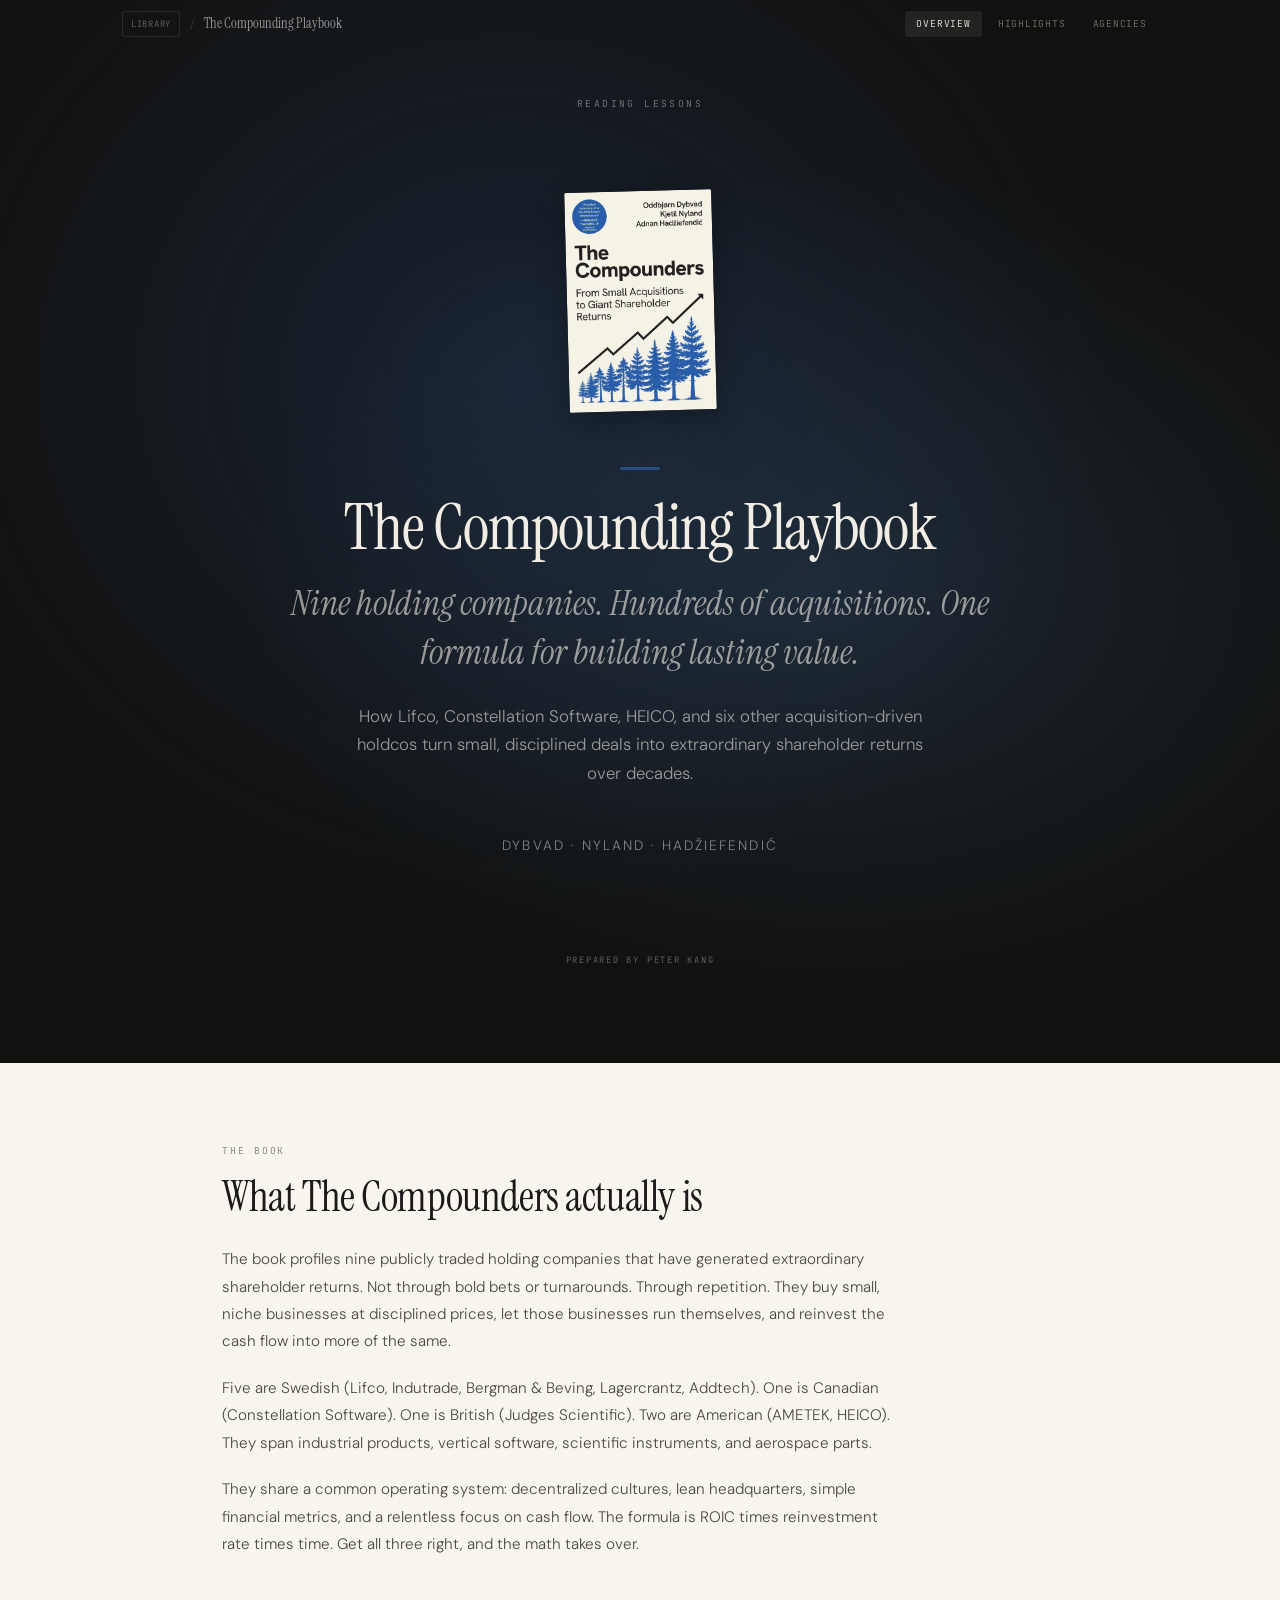
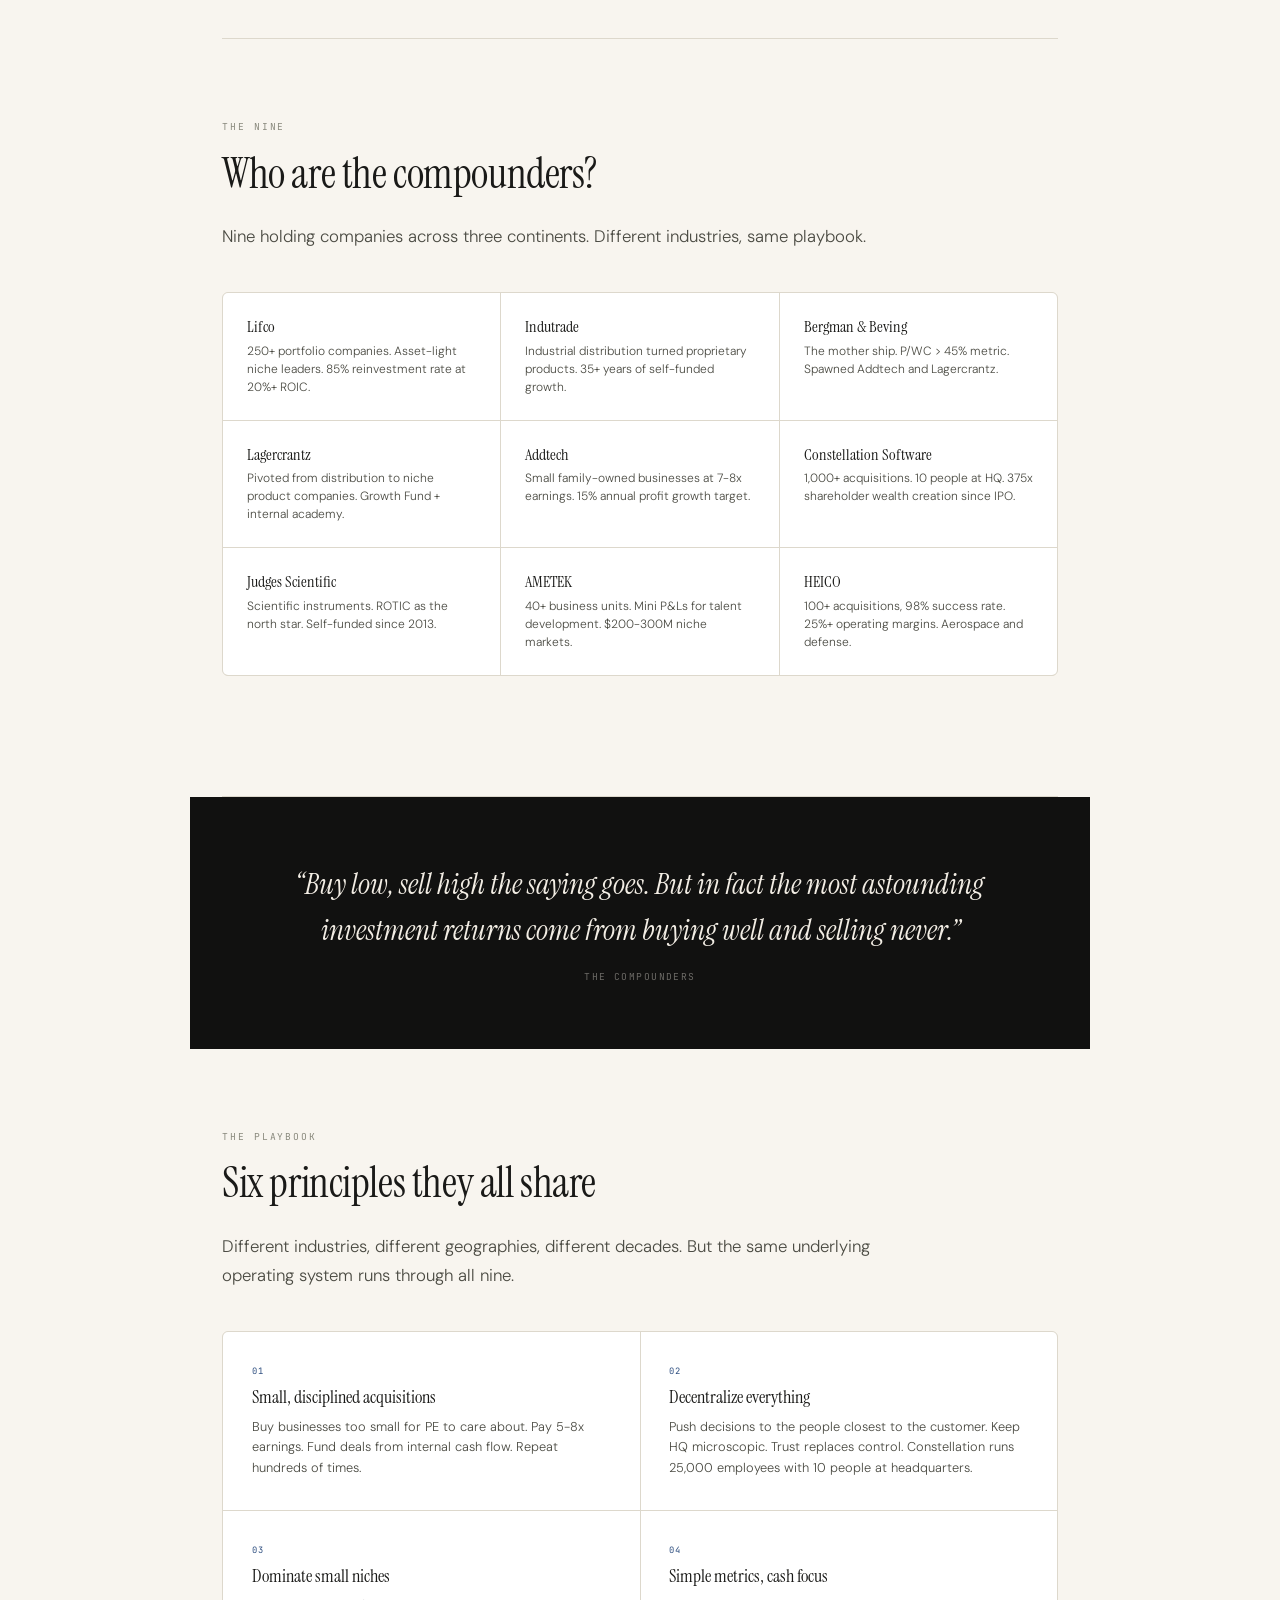
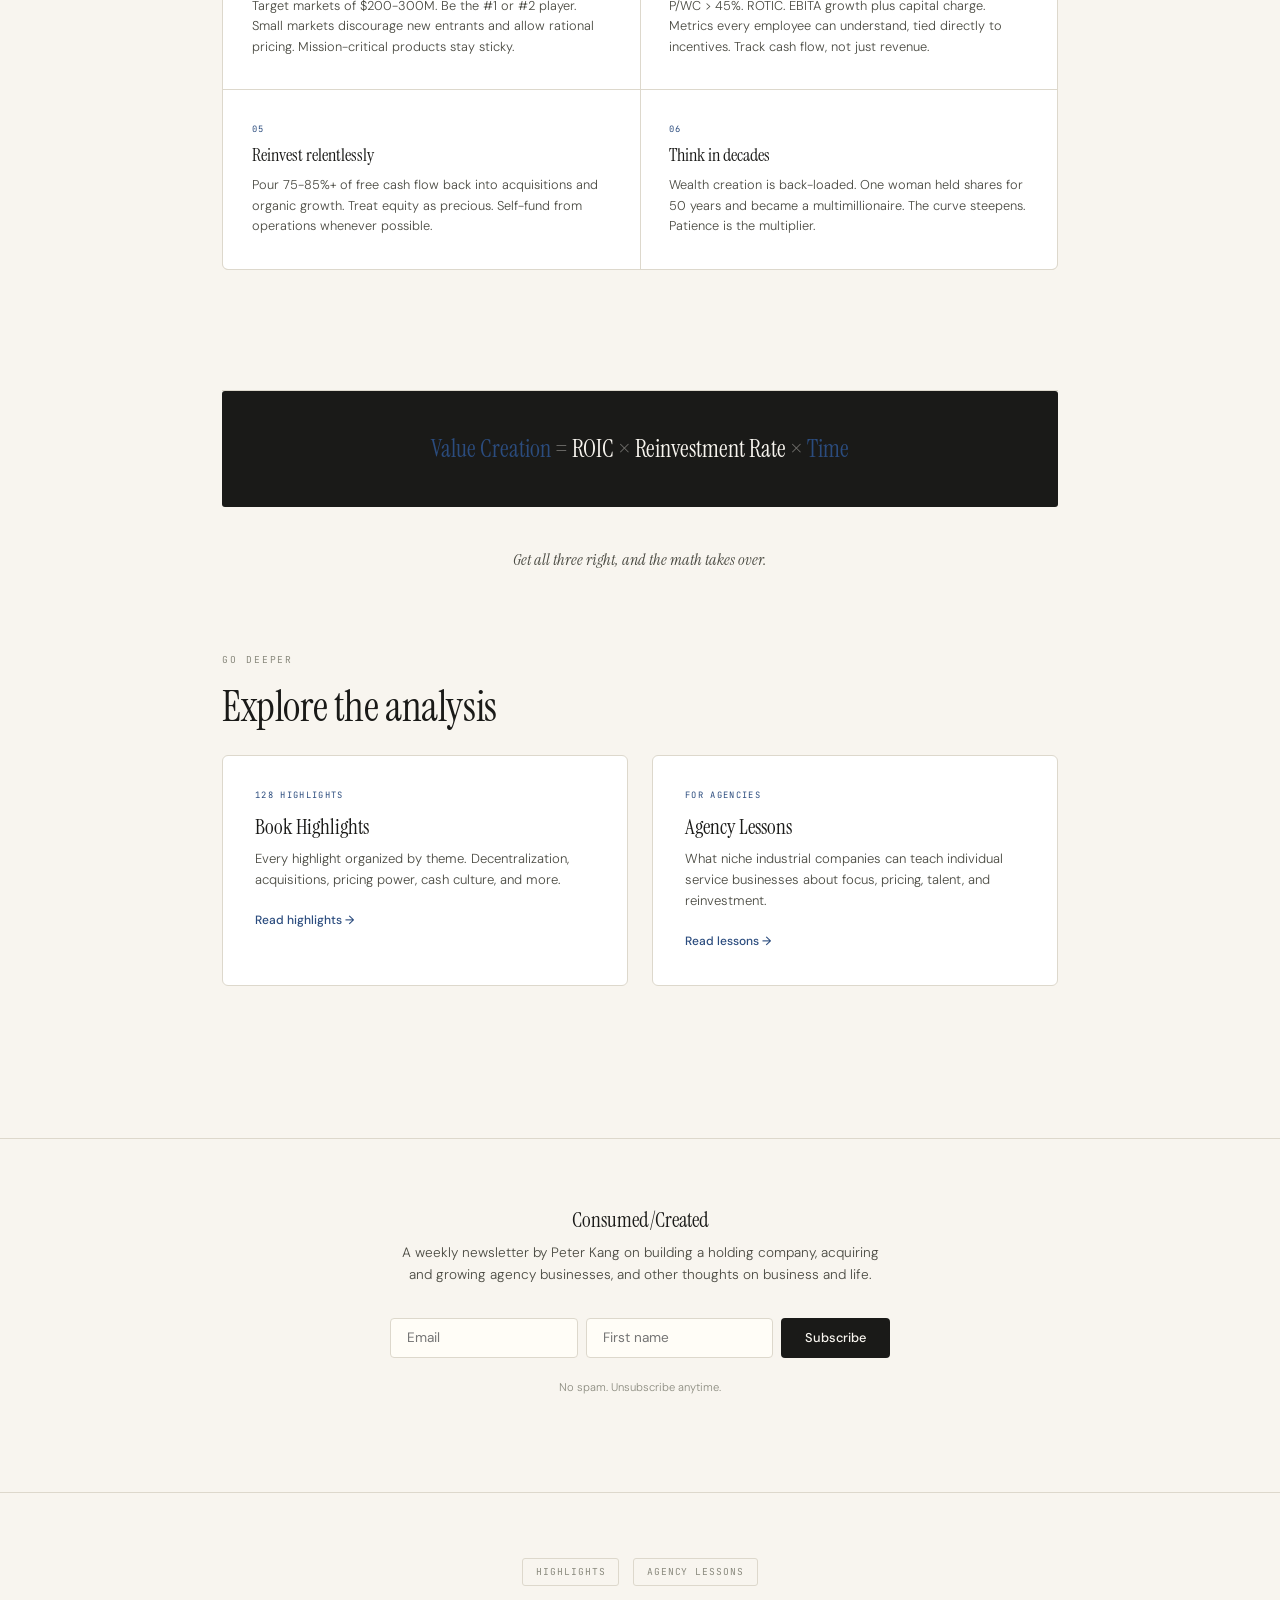
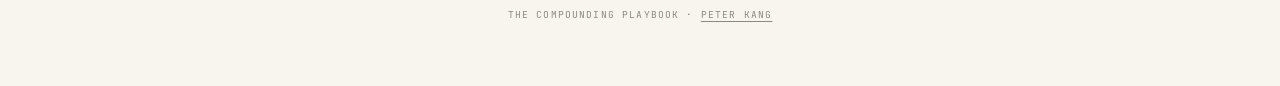
<file: the-compounders/index.html>
<!DOCTYPE html>
<html lang="en">
<head>
<meta charset="UTF-8">
<meta name="viewport" content="width=device-width, initial-scale=1.0">
<link rel="icon" href="../favicon.svg" type="image/svg+xml">
<title>The Compounding Playbook — The Compounders</title>
<meta name="description" content="Lessons from The Compounders: how nine acquisition-driven holding companies build shareholder value through small deals, decentralization, and disciplined reinvestment.">
<meta property="og:title" content="The Compounding Playbook — The Compounders">
<meta property="og:description" content="Lessons from The Compounders: how nine acquisition-driven holding companies build shareholder value through small deals, decentralization, and disciplined reinvestment.">
<meta property="og:url" content="https://read.peterkang.com/the-compounders/">
<meta property="og:type" content="website">
<meta property="og:image" content="https://read.peterkang.com/the-compounders/the-compounders.jpg">
<meta name="twitter:card" content="summary">
<meta name="twitter:title" content="The Compounding Playbook — The Compounders">
<meta name="twitter:description" content="Lessons from The Compounders: how nine acquisition-driven holding companies build shareholder value through small deals, decentralization, and disciplined reinvestment.">
<meta name="twitter:image" content="https://read.peterkang.com/the-compounders/the-compounders.jpg">
<link rel="canonical" href="https://read.peterkang.com/the-compounders/">
<link rel="preconnect" href="https://fonts.googleapis.com">
<link rel="preconnect" href="https://fonts.gstatic.com" crossorigin>
<link href="https://fonts.googleapis.com/css2?family=Instrument+Serif:ital@0;1&family=DM+Sans:ital,opsz,wght@0,9..40,300;0,9..40,400;0,9..40,500;0,9..40,600;1,9..40,300;1,9..40,400&family=JetBrains+Mono:wght@400;500&display=swap" rel="stylesheet">
<link rel="stylesheet" href="styles.css">
<style>
  /* Page-specific styles */

  .hero h1 {
    max-width: 800px;
    line-height: 1.05;
  }

  .hero h1 em {
    font-size: 0.55em;
    line-height: 1.4;
    margin-top: 0.5em;
    opacity: 0.6;
    font-weight: 400;
  }

  .hero-sub {
    max-width: 580px;
  }

  .hero-cover {
    max-height: 220px;
    transform: rotate(-1.5deg);
  }

  .hero-cover:hover {
    transform: rotate(0deg) scale(1.04);
  }

  /* ── COMPANIES GRID ── */
  .companies-grid {
    display: grid;
    grid-template-columns: repeat(3, 1fr);
    gap: 1px;
    background: var(--rule);
    border: 1px solid var(--rule);
    border-radius: 6px;
    overflow: hidden;
    margin-bottom: 2.5rem;
  }

  .company-card {
    background: #FFFFFF;
    padding: 1.5rem;
    transition: background 0.2s;
  }

  .company-card:hover { background: #F2EDE4; }

  .company-card-name {
    font-family: var(--serif);
    font-size: 1rem;
    line-height: 1.25;
    margin-bottom: 0.3rem;
  }

  .company-card-desc {
    font-size: 0.75rem;
    color: var(--ink-light);
    line-height: 1.5;
    font-weight: 300;
  }

  /* ── PRINCIPLES GRID ── */
  .principles-grid {
    display: grid;
    grid-template-columns: 1fr 1fr;
    gap: 1px;
    background: var(--rule);
    border: 1px solid var(--rule);
    border-radius: 6px;
    overflow: hidden;
    margin-bottom: 2.5rem;
  }

  .principle-card {
    background: #FFFFFF;
    padding: 2rem 1.8rem;
    transition: background 0.2s;
  }

  .principle-card:hover { background: #F2EDE4; }

  .principle-num {
    font-family: var(--mono);
    font-size: 0.55rem;
    letter-spacing: 0.12em;
    text-transform: uppercase;
    color: var(--accent);
    margin-bottom: 0.5rem;
  }

  .principle-title {
    font-family: var(--serif);
    font-size: 1.1rem;
    line-height: 1.3;
    margin-bottom: 0.5rem;
  }

  .principle-desc {
    font-size: 0.8rem;
    color: var(--ink-light);
    line-height: 1.6;
    font-weight: 300;
  }

  /* ── NAVIGATE CARDS ── */
  .nav-cards {
    display: grid;
    grid-template-columns: 1fr 1fr;
    gap: 1.5rem;
    margin-bottom: 2.5rem;
  }

  .nav-card {
    background: #FFFFFF;
    border: 1px solid var(--rule);
    border-radius: 6px;
    padding: 2rem;
    text-decoration: none;
    color: inherit;
    transition: all 0.3s ease;
    display: block;
  }

  .nav-card:hover {
    transform: translateY(-3px);
    box-shadow: 0 8px 30px rgba(0,0,0,0.06);
  }

  .nav-card-eyebrow {
    font-family: var(--mono);
    font-size: 0.55rem;
    letter-spacing: 0.15em;
    text-transform: uppercase;
    color: var(--accent);
    margin-bottom: 0.8rem;
  }

  .nav-card-title {
    font-family: var(--serif);
    font-size: 1.3rem;
    margin-bottom: 0.5rem;
    line-height: 1.2;
  }

  .nav-card-desc {
    font-size: 0.82rem;
    color: var(--ink-light);
    line-height: 1.6;
    font-weight: 300;
    margin-bottom: 1rem;
  }

  .nav-card-cta {
    display: inline-flex;
    align-items: center;
    gap: 0.4rem;
    font-size: 0.75rem;
    font-weight: 500;
    color: var(--accent);
    transition: gap 0.2s;
  }

  .nav-card:hover .nav-card-cta { gap: 0.7rem; }

  /* ── RESPONSIVE ── */
  @media (max-width: 768px) {
    .companies-grid { grid-template-columns: 1fr 1fr; }
    .principles-grid { grid-template-columns: 1fr; }
    .nav-cards { grid-template-columns: 1fr; }
  }

  @media (max-width: 480px) {
    .companies-grid { grid-template-columns: 1fr; }
  }
</style>
<script type="application/ld+json">
[{
  "@context": "https://schema.org",
  "@type": "WebPage",
  "name": "The Compounding Playbook — The Compounders",
  "url": "https://read.peterkang.com/the-compounders/",
  "description": "Lessons from The Compounders: how nine acquisition-driven holding companies build shareholder value through small deals, decentralization, and disciplined reinvestment.",
  "author": {
    "@type": "Person",
    "name": "Peter Kang",
    "url": "https://peterkang.com"
  },
  "about": {
    "@type": "Book",
    "name": "The Compounders",
    "author": { "@type": "Person", "name": "D.C. Palter" }
  },
  "isPartOf": {
    "@type": "WebSite",
    "name": "Reading Lessons",
    "url": "https://read.peterkang.com/"
  }
},
{
  "@context": "https://schema.org",
  "@type": "BreadcrumbList",
  "itemListElement": [
    { "@type": "ListItem", "position": 1, "name": "Reading Lessons", "item": "https://read.peterkang.com/" },
    { "@type": "ListItem", "position": 2, "name": "The Compounding Playbook" }
  ]
}]
</script>
</head>
<body>

<nav class="site-nav" id="siteNav">
  <div class="site-nav-inner">
    <div class="site-nav-left">
      <a href="../" class="site-nav-up">Library</a>
      <span class="site-nav-sep">/</span>
      <a href="index.html" class="site-nav-brand">The Compounding Playbook</a>
    </div>
    <div class="site-nav-links">
      <a href="index.html" class="active">Overview</a>
      <a href="highlights.html">Highlights</a>
      <a href="agency-lessons.html">Agencies</a>
    </div>
  </div>
</nav>

<!-- HERO -->
<section class="hero">
  <div class="hero-eyebrow">Reading Lessons</div>
  <img src="the-compounders.jpg" alt="The Compounders book cover" class="hero-cover">
  <div class="hero-accent-line"></div>
  <h1>The Compounding Playbook<em>Nine holding companies. Hundreds of acquisitions. One formula for building lasting value.</em></h1>
  <p class="hero-sub">How Lifco, Constellation Software, HEICO, and six other acquisition-driven holdcos turn small, disciplined deals into extraordinary shareholder returns over decades.</p>
  <div class="hero-author">Dybvad &middot; Nyland &middot; Had&zcaron;iefendi&cacute;</div>
  <div class="hero-prepared"><a href="https://peterkang.com" target="_blank">Prepared by Peter Kang</a></div>
</section>

<!-- CONTENT -->
<div class="content">

  <!-- ═══ WHAT IT IS ═══ -->
  <section class="section" id="about">
    <div class="section-eyebrow fade-up">The Book</div>
    <h2 class="section-title fade-up">What The Compounders actually is</h2>
    <div class="section-prose fade-up">
      <p>The book profiles nine publicly traded holding companies that have generated extraordinary shareholder returns. Not through bold bets or turnarounds. Through repetition. They buy small, niche businesses at disciplined prices, let those businesses run themselves, and reinvest the cash flow into more of the same.</p>
      <p>Five are Swedish (Lifco, Indutrade, Bergman &amp; Beving, Lagercrantz, Addtech). One is Canadian (Constellation Software). One is British (Judges Scientific). Two are American (AMETEK, HEICO). They span industrial products, vertical software, scientific instruments, and aerospace parts.</p>
      <p>They share a common operating system: decentralized cultures, lean headquarters, simple financial metrics, and a relentless focus on cash flow. The formula is ROIC times reinvestment rate times time. Get all three right, and the math takes over.</p>
    </div>
  </section>

  <!-- ═══ THE NINE COMPANIES ═══ -->
  <section class="section" id="companies">
    <div class="section-eyebrow fade-up">The Nine</div>
    <h2 class="section-title fade-up">Who are the compounders?</h2>
    <p class="section-lead fade-up">Nine holding companies across three continents. Different industries, same playbook.</p>

    <div class="companies-grid fade-up">
      <div class="company-card">
        <div class="company-card-name">Lifco</div>
        <div class="company-card-desc">250+ portfolio companies. Asset-light niche leaders. 85% reinvestment rate at 20%+ ROIC.</div>
      </div>
      <div class="company-card">
        <div class="company-card-name">Indutrade</div>
        <div class="company-card-desc">Industrial distribution turned proprietary products. 35+ years of self-funded growth.</div>
      </div>
      <div class="company-card">
        <div class="company-card-name">Bergman &amp; Beving</div>
        <div class="company-card-desc">The mother ship. P/WC &gt; 45% metric. Spawned Addtech and Lagercrantz.</div>
      </div>
      <div class="company-card">
        <div class="company-card-name">Lagercrantz</div>
        <div class="company-card-desc">Pivoted from distribution to niche product companies. Growth Fund + internal academy.</div>
      </div>
      <div class="company-card">
        <div class="company-card-name">Addtech</div>
        <div class="company-card-desc">Small family-owned businesses at 7-8x earnings. 15% annual profit growth target.</div>
      </div>
      <div class="company-card">
        <div class="company-card-name">Constellation Software</div>
        <div class="company-card-desc">1,000+ acquisitions. 10 people at HQ. 375x shareholder wealth creation since IPO.</div>
      </div>
      <div class="company-card">
        <div class="company-card-name">Judges Scientific</div>
        <div class="company-card-desc">Scientific instruments. ROTIC as the north star. Self-funded since 2013.</div>
      </div>
      <div class="company-card">
        <div class="company-card-name">AMETEK</div>
        <div class="company-card-desc">40+ business units. Mini P&amp;Ls for talent development. $200-300M niche markets.</div>
      </div>
      <div class="company-card">
        <div class="company-card-name">HEICO</div>
        <div class="company-card-desc">100+ acquisitions, 98% success rate. 25%+ operating margins. Aerospace and defense.</div>
      </div>
    </div>
  </section>

  <!-- ═══ BIG QUOTE ═══ -->
  <div class="big-quote fade-up">
    <div class="big-quote-text">&ldquo;Buy low, sell high the saying goes. But in fact the most astounding investment returns come from buying well and selling never.&rdquo;</div>
    <div class="big-quote-source">The Compounders</div>
  </div>

  <!-- ═══ CORE PRINCIPLES ═══ -->
  <section class="section" id="principles">
    <div class="section-eyebrow fade-up">The Playbook</div>
    <h2 class="section-title fade-up">Six principles they all share</h2>
    <p class="section-lead fade-up">Different industries, different geographies, different decades. But the same underlying operating system runs through all nine.</p>

    <div class="principles-grid fade-up">
      <div class="principle-card">
        <div class="principle-num">01</div>
        <div class="principle-title">Small, disciplined acquisitions</div>
        <div class="principle-desc">Buy businesses too small for PE to care about. Pay 5-8x earnings. Fund deals from internal cash flow. Repeat hundreds of times.</div>
      </div>
      <div class="principle-card">
        <div class="principle-num">02</div>
        <div class="principle-title">Decentralize everything</div>
        <div class="principle-desc">Push decisions to the people closest to the customer. Keep HQ microscopic. Trust replaces control. Constellation runs 25,000 employees with 10 people at headquarters.</div>
      </div>
      <div class="principle-card">
        <div class="principle-num">03</div>
        <div class="principle-title">Dominate small niches</div>
        <div class="principle-desc">Target markets of $200-300M. Be the #1 or #2 player. Small markets discourage new entrants and allow rational pricing. Mission-critical products stay sticky.</div>
      </div>
      <div class="principle-card">
        <div class="principle-num">04</div>
        <div class="principle-title">Simple metrics, cash focus</div>
        <div class="principle-desc">P/WC &gt; 45%. ROTIC. EBITA growth plus capital charge. Metrics every employee can understand, tied directly to incentives. Track cash flow, not just revenue.</div>
      </div>
      <div class="principle-card">
        <div class="principle-num">05</div>
        <div class="principle-title">Reinvest relentlessly</div>
        <div class="principle-desc">Pour 75-85%+ of free cash flow back into acquisitions and organic growth. Treat equity as precious. Self-fund from operations whenever possible.</div>
      </div>
      <div class="principle-card">
        <div class="principle-num">06</div>
        <div class="principle-title">Think in decades</div>
        <div class="principle-desc">Wealth creation is back-loaded. One woman held shares for 50 years and became a multimillionaire. The curve steepens. Patience is the multiplier.</div>
      </div>
    </div>
  </section>

  <!-- ═══ EQUATION ═══ -->
  <div class="intro-equation fade-up">
    <div class="intro-equation-text">
      <span class="eq-accent">Value Creation</span> <span class="eq-dim">=</span> ROIC <span class="eq-dim">&times;</span> Reinvestment Rate <span class="eq-dim">&times;</span> <span class="eq-accent">Time</span>
    </div>
  </div>
  <p class="intro-oneliner fade-up">Get all three right, and the math takes over.</p>

  <!-- ═══ NAVIGATE ═══ -->
  <section class="section" id="explore">
    <div class="section-eyebrow fade-up">Go Deeper</div>
    <h2 class="section-title fade-up">Explore the analysis</h2>

    <div class="nav-cards fade-up">
      <a href="highlights.html" class="nav-card">
        <div class="nav-card-eyebrow">128 Highlights</div>
        <div class="nav-card-title">Book Highlights</div>
        <div class="nav-card-desc">Every highlight organized by theme. Decentralization, acquisitions, pricing power, cash culture, and more.</div>
        <div class="nav-card-cta">Read highlights &rarr;</div>
      </a>
      <a href="agency-lessons.html" class="nav-card">
        <div class="nav-card-eyebrow">For Agencies</div>
        <div class="nav-card-title">Agency Lessons</div>
        <div class="nav-card-desc">What niche industrial companies can teach individual service businesses about focus, pricing, talent, and reinvestment.</div>
        <div class="nav-card-cta">Read lessons &rarr;</div>
      </a>
    </div>
  </section>

</div>

<section class="newsletter-section">
  <h3>Consumed/Created</h3>
  <p class="newsletter-desc">A weekly newsletter by Peter Kang on building a holding company, acquiring and growing agency businesses, and other thoughts on business and life.</p>
  <script src="https://f.convertkit.com/ckjs/ck.5.js" async></script>
  <form action="https://app.kit.com/forms/9327259/subscriptions" class="seva-form formkit-form newsletter-form" method="post" data-sv-form="9327259" data-uid="7b5e7d2e5a" data-format="inline" data-version="5">
    <ul class="formkit-alert formkit-alert-error" data-element="errors" data-group="alert"></ul>
    <div data-element="fields" class="newsletter-fields">
      <input class="formkit-input" name="email_address" aria-label="Email" placeholder="Email" required type="email">
      <input class="formkit-input" aria-label="First Name" name="fields[first_name]" placeholder="First name" type="text">
      <button data-element="submit" class="formkit-submit">Subscribe</button>
    </div>
    <p class="newsletter-note">No spam. Unsubscribe anytime.</p>
  </form>
</section>

<footer class="page-footer">
  <div class="footer-nav">
    <a href="highlights.html">Highlights</a>
    <a href="agency-lessons.html">Agency Lessons</a>
  </div>
  <div class="footer-text">The Compounding Playbook &middot; <a href="https://peterkang.com" target="_blank">Peter Kang</a></div>
</footer>

<script>
const observer = new IntersectionObserver((entries) => {
  entries.forEach(entry => {
    if (entry.isIntersecting) entry.target.classList.add('visible');
  });
}, { threshold: 0.06, rootMargin: '0px 0px -30px 0px' });

document.querySelectorAll('.fade-up').forEach(el => observer.observe(el));

const siteNav = document.getElementById('siteNav');
window.addEventListener('scroll', () => {
  siteNav.classList.toggle('scrolled', window.scrollY > 100);
}, { passive: true });
</script>
</body>
</html>
</file>
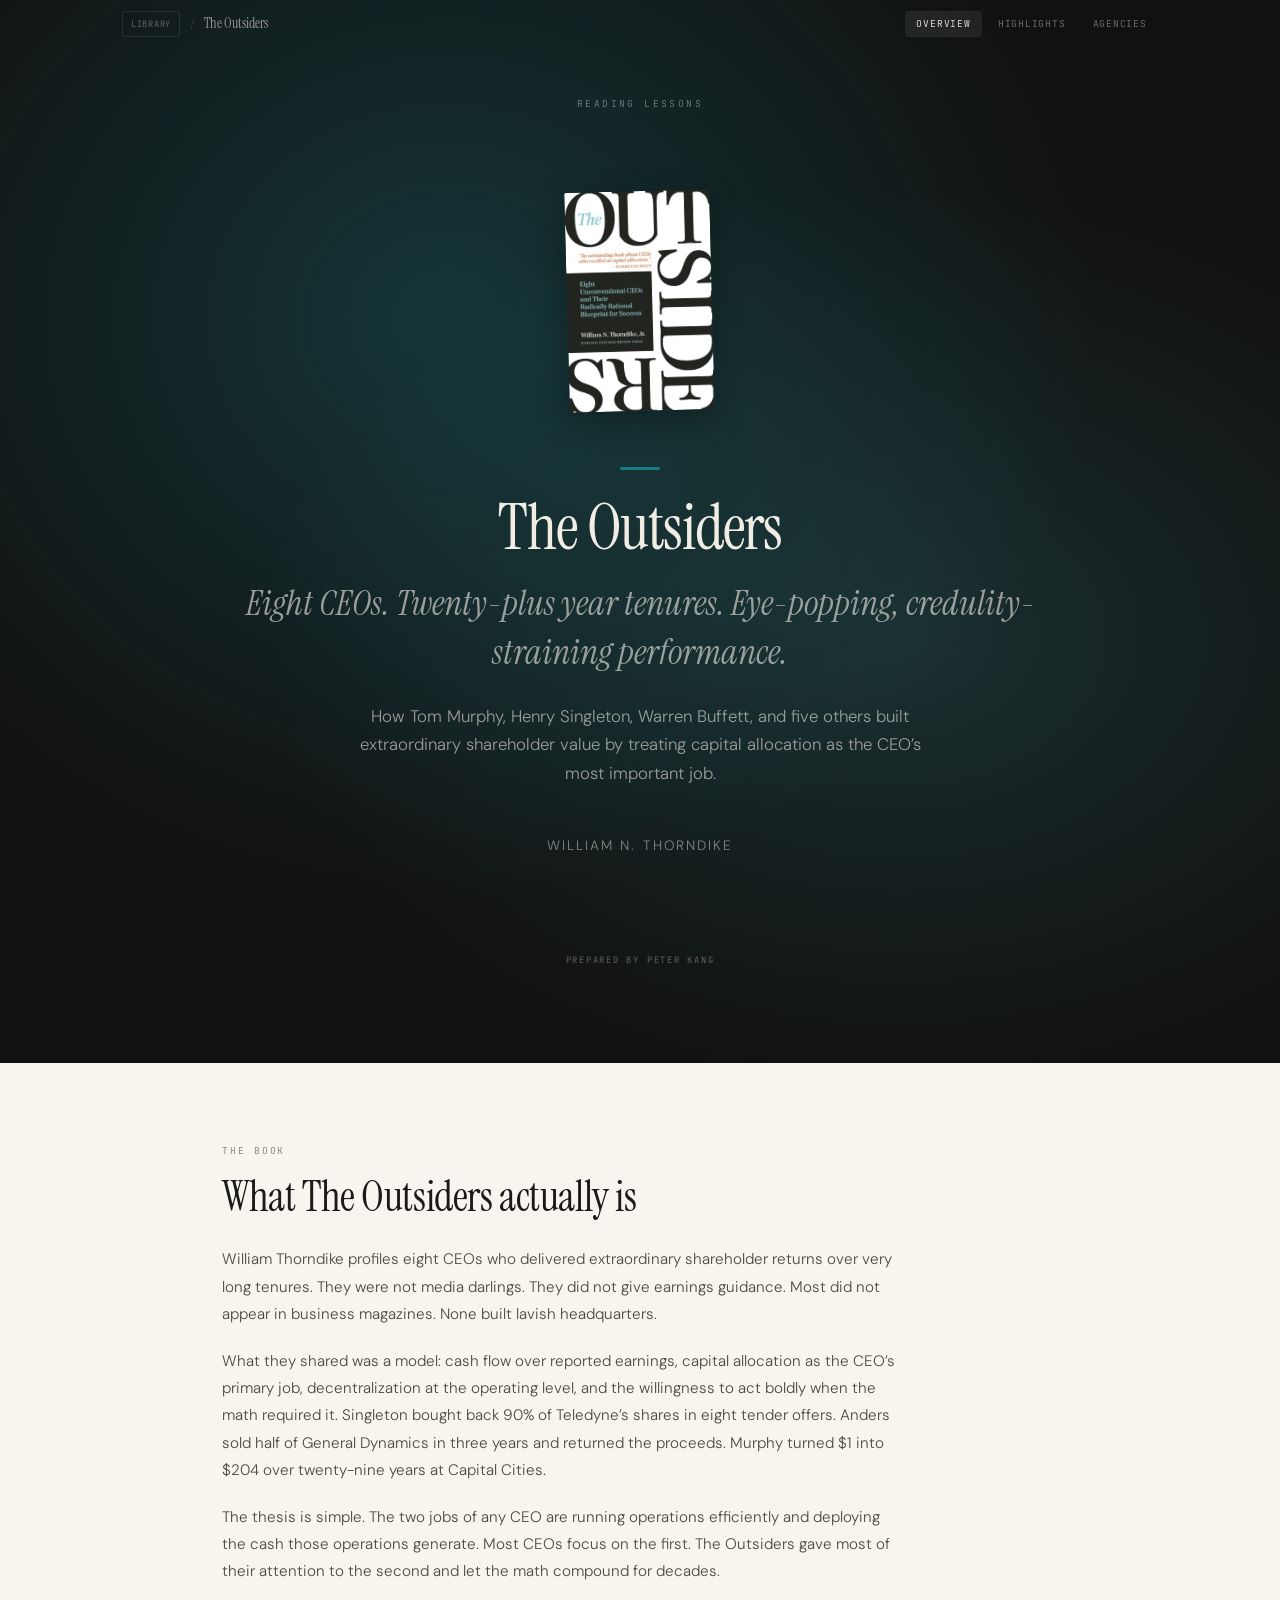
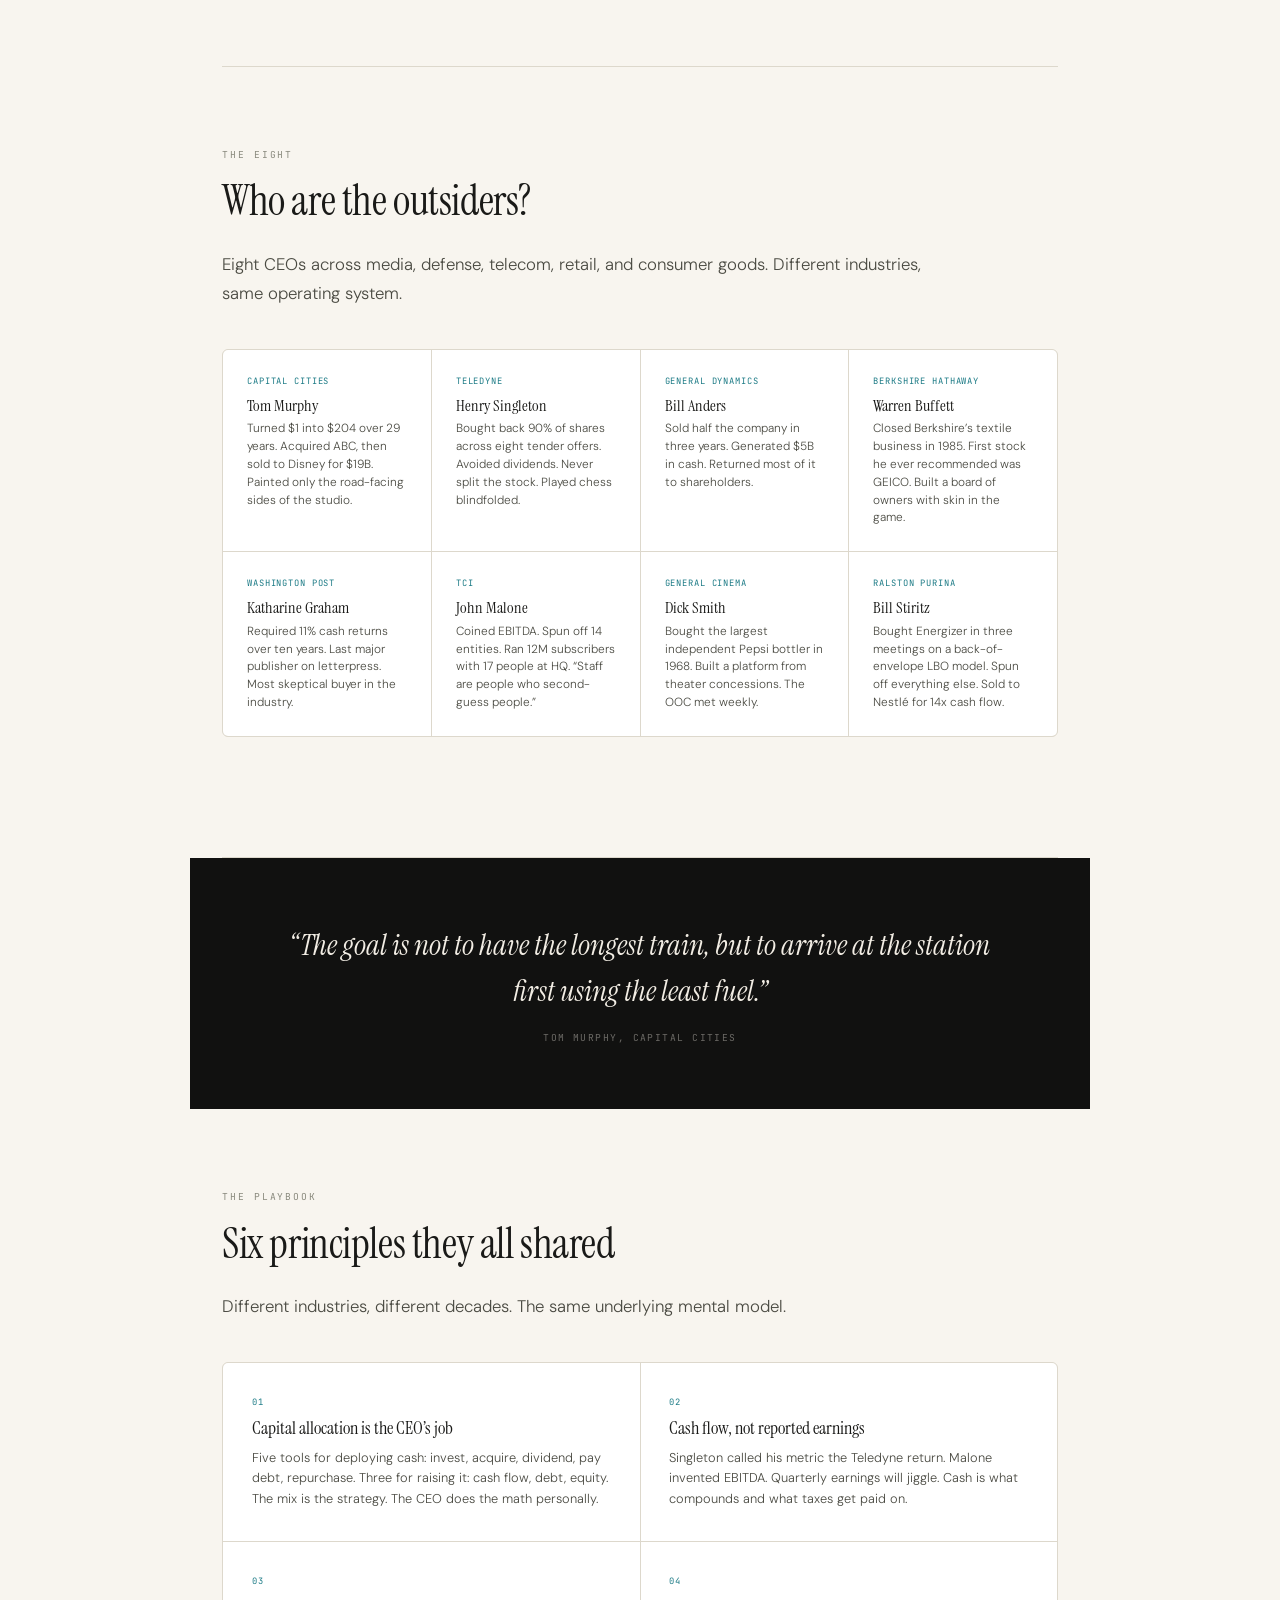
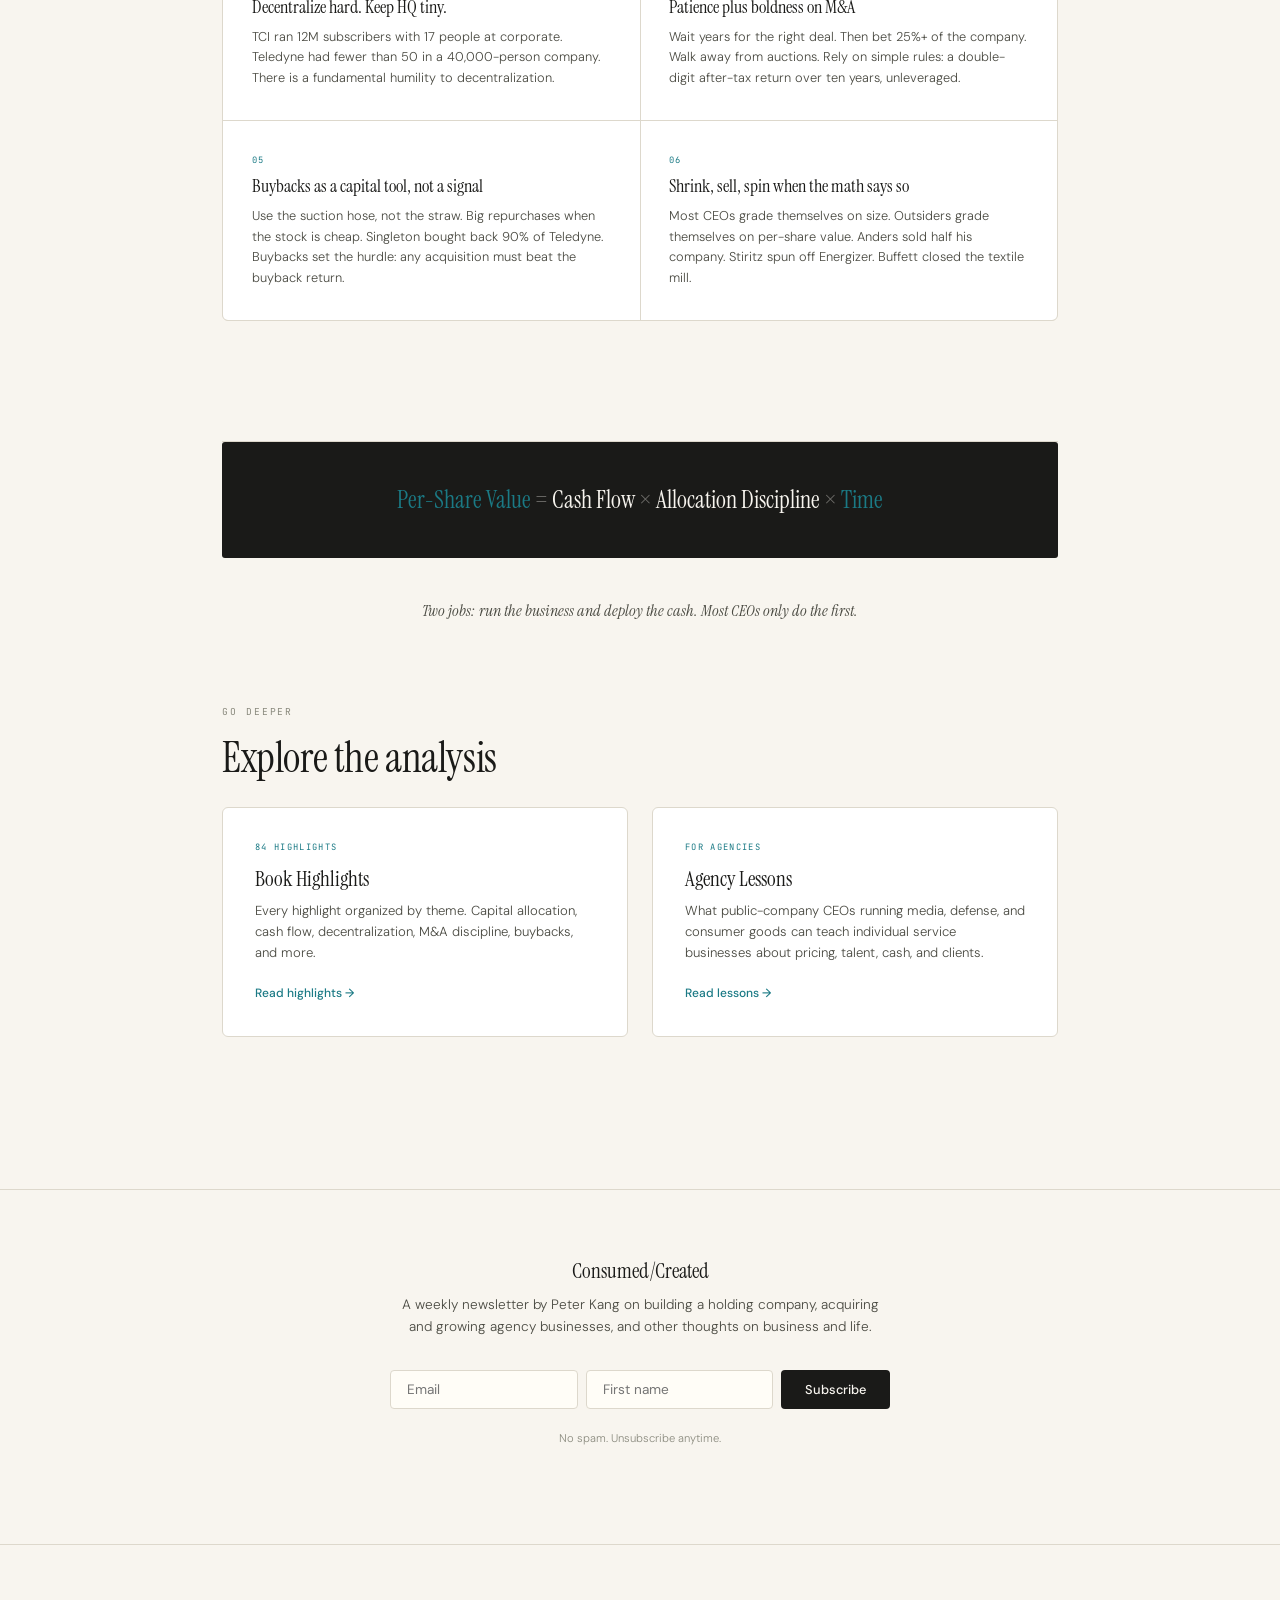
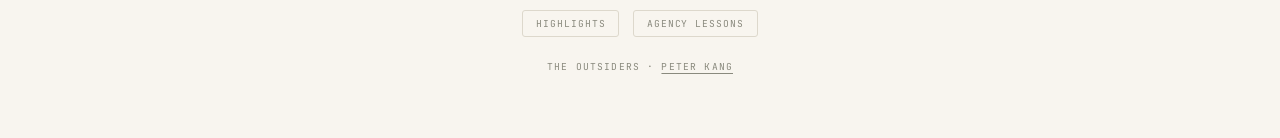
<file: the-outsiders/index.html>
<!DOCTYPE html>
<html lang="en">
<head>
<meta charset="UTF-8">
<meta name="viewport" content="width=device-width, initial-scale=1.0">
<link rel="icon" href="../favicon.svg" type="image/svg+xml">
<title>The Outsiders &mdash; Eight Unconventional CEOs</title>
<meta name="description" content="Lessons from The Outsiders by William Thorndike: how eight unconventional CEOs built extraordinary shareholder returns over twenty-plus year tenures through capital allocation, decentralization, and disciplined cash flow.">
<meta property="og:title" content="The Outsiders &mdash; Eight Unconventional CEOs">
<meta property="og:description" content="Lessons from The Outsiders by William Thorndike: how eight unconventional CEOs built extraordinary shareholder returns over twenty-plus year tenures through capital allocation, decentralization, and disciplined cash flow.">
<meta property="og:url" content="https://read.peterkang.com/the-outsiders/">
<meta property="og:type" content="website">
<meta property="og:image" content="https://read.peterkang.com/the-outsiders/the-outsiders.jpg">
<meta name="twitter:card" content="summary">
<meta name="twitter:title" content="The Outsiders &mdash; Eight Unconventional CEOs">
<meta name="twitter:description" content="Lessons from The Outsiders by William Thorndike: how eight unconventional CEOs built extraordinary shareholder returns over twenty-plus year tenures through capital allocation, decentralization, and disciplined cash flow.">
<meta name="twitter:image" content="https://read.peterkang.com/the-outsiders/the-outsiders.jpg">
<link rel="canonical" href="https://read.peterkang.com/the-outsiders/">
<link rel="preconnect" href="https://fonts.googleapis.com">
<link rel="preconnect" href="https://fonts.gstatic.com" crossorigin>
<link href="https://fonts.googleapis.com/css2?family=Instrument+Serif:ital@0;1&family=DM+Sans:ital,opsz,wght@0,9..40,300;0,9..40,400;0,9..40,500;0,9..40,600;1,9..40,300;1,9..40,400&family=JetBrains+Mono:wght@400;500&display=swap" rel="stylesheet">
<link rel="stylesheet" href="styles.css">
<style>
  .hero h1 {
    max-width: 820px;
    line-height: 1.05;
  }

  .hero h1 em {
    font-size: 0.55em;
    line-height: 1.4;
    margin-top: 0.5em;
    opacity: 0.6;
    font-weight: 400;
  }

  .hero-sub { max-width: 600px; }

  .hero-cover {
    max-height: 220px;
    transform: rotate(-1.5deg);
  }

  .hero-cover:hover { transform: rotate(0deg) scale(1.04); }

  .ceos-grid {
    display: grid;
    grid-template-columns: repeat(4, 1fr);
    gap: 1px;
    background: var(--rule);
    border: 1px solid var(--rule);
    border-radius: 6px;
    overflow: hidden;
    margin-bottom: 2.5rem;
  }

  .ceo-card {
    background: #FFFFFF;
    padding: 1.5rem;
    transition: background 0.2s;
  }

  .ceo-card:hover { background: #F2EDE4; }

  .ceo-card-name {
    font-family: var(--serif);
    font-size: 1rem;
    line-height: 1.25;
    margin-bottom: 0.3rem;
  }

  .ceo-card-company {
    font-family: var(--mono);
    font-size: 0.55rem;
    letter-spacing: 0.1em;
    text-transform: uppercase;
    color: var(--accent);
    margin-bottom: 0.5rem;
  }

  .ceo-card-desc {
    font-size: 0.74rem;
    color: var(--ink-light);
    line-height: 1.5;
    font-weight: 300;
  }

  .principles-grid {
    display: grid;
    grid-template-columns: 1fr 1fr;
    gap: 1px;
    background: var(--rule);
    border: 1px solid var(--rule);
    border-radius: 6px;
    overflow: hidden;
    margin-bottom: 2.5rem;
  }

  .principle-card {
    background: #FFFFFF;
    padding: 2rem 1.8rem;
    transition: background 0.2s;
  }

  .principle-card:hover { background: #F2EDE4; }

  .principle-num {
    font-family: var(--mono);
    font-size: 0.55rem;
    letter-spacing: 0.12em;
    text-transform: uppercase;
    color: var(--accent);
    margin-bottom: 0.5rem;
  }

  .principle-title {
    font-family: var(--serif);
    font-size: 1.1rem;
    line-height: 1.3;
    margin-bottom: 0.5rem;
  }

  .principle-desc {
    font-size: 0.8rem;
    color: var(--ink-light);
    line-height: 1.6;
    font-weight: 300;
  }

  .nav-cards {
    display: grid;
    grid-template-columns: 1fr 1fr;
    gap: 1.5rem;
    margin-bottom: 2.5rem;
  }

  .nav-card {
    background: #FFFFFF;
    border: 1px solid var(--rule);
    border-radius: 6px;
    padding: 2rem;
    text-decoration: none;
    color: inherit;
    transition: all 0.3s ease;
    display: block;
  }

  .nav-card:hover {
    transform: translateY(-3px);
    box-shadow: 0 8px 30px rgba(0,0,0,0.06);
  }

  .nav-card-eyebrow {
    font-family: var(--mono);
    font-size: 0.55rem;
    letter-spacing: 0.15em;
    text-transform: uppercase;
    color: var(--accent);
    margin-bottom: 0.8rem;
  }

  .nav-card-title {
    font-family: var(--serif);
    font-size: 1.3rem;
    margin-bottom: 0.5rem;
    line-height: 1.2;
  }

  .nav-card-desc {
    font-size: 0.82rem;
    color: var(--ink-light);
    line-height: 1.6;
    font-weight: 300;
    margin-bottom: 1rem;
  }

  .nav-card-cta {
    display: inline-flex;
    align-items: center;
    gap: 0.4rem;
    font-size: 0.75rem;
    font-weight: 500;
    color: var(--accent);
    transition: gap 0.2s;
  }

  .nav-card:hover .nav-card-cta { gap: 0.7rem; }

  @media (max-width: 768px) {
    .ceos-grid { grid-template-columns: 1fr 1fr; }
    .principles-grid { grid-template-columns: 1fr; }
    .nav-cards { grid-template-columns: 1fr; }
  }

  @media (max-width: 480px) {
    .ceos-grid { grid-template-columns: 1fr; }
  }
</style>
<script type="application/ld+json">
[{
  "@context": "https://schema.org",
  "@type": "WebPage",
  "name": "The Outsiders &mdash; Eight Unconventional CEOs",
  "url": "https://read.peterkang.com/the-outsiders/",
  "description": "Lessons from The Outsiders by William Thorndike on how eight unconventional CEOs built extraordinary shareholder value through capital allocation, decentralization, and disciplined cash flow.",
  "author": {
    "@type": "Person",
    "name": "Peter Kang",
    "url": "https://peterkang.com"
  },
  "about": {
    "@type": "Book",
    "name": "The Outsiders: Eight Unconventional CEOs and Their Radically Rational Blueprint for Success",
    "author": { "@type": "Person", "name": "William N. Thorndike" }
  },
  "isPartOf": {
    "@type": "WebSite",
    "name": "Reading Lessons",
    "url": "https://read.peterkang.com/"
  }
},
{
  "@context": "https://schema.org",
  "@type": "BreadcrumbList",
  "itemListElement": [
    { "@type": "ListItem", "position": 1, "name": "Reading Lessons", "item": "https://read.peterkang.com/" },
    { "@type": "ListItem", "position": 2, "name": "The Outsiders" }
  ]
}]
</script>
</head>
<body>

<nav class="site-nav" id="siteNav">
  <div class="site-nav-inner">
    <div class="site-nav-left">
      <a href="../" class="site-nav-up">Library</a>
      <span class="site-nav-sep">/</span>
      <a href="index.html" class="site-nav-brand">The Outsiders</a>
    </div>
    <div class="site-nav-links">
      <a href="index.html" class="active">Overview</a>
      <a href="highlights.html">Highlights</a>
      <a href="agency-lessons.html">Agencies</a>
    </div>
  </div>
</nav>

<!-- HERO -->
<section class="hero">
  <div class="hero-eyebrow">Reading Lessons</div>
  <img src="the-outsiders.jpg" alt="The Outsiders book cover" class="hero-cover">
  <div class="hero-accent-line"></div>
  <h1>The Outsiders<em>Eight CEOs. Twenty-plus year tenures. Eye-popping, credulity-straining performance.</em></h1>
  <p class="hero-sub">How Tom Murphy, Henry Singleton, Warren Buffett, and five others built extraordinary shareholder value by treating capital allocation as the CEO&rsquo;s most important job.</p>
  <div class="hero-author">William N. Thorndike</div>
  <div class="hero-prepared"><a href="https://peterkang.com" target="_blank">Prepared by Peter Kang</a></div>
</section>

<!-- CONTENT -->
<div class="content">

  <!-- ═══ WHAT IT IS ═══ -->
  <section class="section" id="about">
    <div class="section-eyebrow fade-up">The Book</div>
    <h2 class="section-title fade-up">What The Outsiders actually is</h2>
    <div class="section-prose fade-up">
      <p>William Thorndike profiles eight CEOs who delivered extraordinary shareholder returns over very long tenures. They were not media darlings. They did not give earnings guidance. Most did not appear in business magazines. None built lavish headquarters.</p>
      <p>What they shared was a model: cash flow over reported earnings, capital allocation as the CEO&rsquo;s primary job, decentralization at the operating level, and the willingness to act boldly when the math required it. Singleton bought back 90% of Teledyne&rsquo;s shares in eight tender offers. Anders sold half of General Dynamics in three years and returned the proceeds. Murphy turned $1 into $204 over twenty-nine years at Capital Cities.</p>
      <p>The thesis is simple. The two jobs of any CEO are running operations efficiently and deploying the cash those operations generate. Most CEOs focus on the first. The Outsiders gave most of their attention to the second and let the math compound for decades.</p>
    </div>
  </section>

  <!-- ═══ THE EIGHT CEOS ═══ -->
  <section class="section" id="ceos">
    <div class="section-eyebrow fade-up">The Eight</div>
    <h2 class="section-title fade-up">Who are the outsiders?</h2>
    <p class="section-lead fade-up">Eight CEOs across media, defense, telecom, retail, and consumer goods. Different industries, same operating system.</p>

    <div class="ceos-grid fade-up">
      <div class="ceo-card">
        <div class="ceo-card-company">Capital Cities</div>
        <div class="ceo-card-name">Tom Murphy</div>
        <div class="ceo-card-desc">Turned $1 into $204 over 29 years. Acquired ABC, then sold to Disney for $19B. Painted only the road-facing sides of the studio.</div>
      </div>
      <div class="ceo-card">
        <div class="ceo-card-company">Teledyne</div>
        <div class="ceo-card-name">Henry Singleton</div>
        <div class="ceo-card-desc">Bought back 90% of shares across eight tender offers. Avoided dividends. Never split the stock. Played chess blindfolded.</div>
      </div>
      <div class="ceo-card">
        <div class="ceo-card-company">General Dynamics</div>
        <div class="ceo-card-name">Bill Anders</div>
        <div class="ceo-card-desc">Sold half the company in three years. Generated $5B in cash. Returned most of it to shareholders.</div>
      </div>
      <div class="ceo-card">
        <div class="ceo-card-company">Berkshire Hathaway</div>
        <div class="ceo-card-name">Warren Buffett</div>
        <div class="ceo-card-desc">Closed Berkshire&rsquo;s textile business in 1985. First stock he ever recommended was GEICO. Built a board of owners with skin in the game.</div>
      </div>
      <div class="ceo-card">
        <div class="ceo-card-company">Washington Post</div>
        <div class="ceo-card-name">Katharine Graham</div>
        <div class="ceo-card-desc">Required 11% cash returns over ten years. Last major publisher on letterpress. Most skeptical buyer in the industry.</div>
      </div>
      <div class="ceo-card">
        <div class="ceo-card-company">TCI</div>
        <div class="ceo-card-name">John Malone</div>
        <div class="ceo-card-desc">Coined EBITDA. Spun off 14 entities. Ran 12M subscribers with 17 people at HQ. &ldquo;Staff are people who second-guess people.&rdquo;</div>
      </div>
      <div class="ceo-card">
        <div class="ceo-card-company">General Cinema</div>
        <div class="ceo-card-name">Dick Smith</div>
        <div class="ceo-card-desc">Bought the largest independent Pepsi bottler in 1968. Built a platform from theater concessions. The OOC met weekly.</div>
      </div>
      <div class="ceo-card">
        <div class="ceo-card-company">Ralston Purina</div>
        <div class="ceo-card-name">Bill Stiritz</div>
        <div class="ceo-card-desc">Bought Energizer in three meetings on a back-of-envelope LBO model. Spun off everything else. Sold to Nestl&eacute; for 14x cash flow.</div>
      </div>
    </div>
  </section>

  <!-- ═══ BIG QUOTE ═══ -->
  <div class="big-quote fade-up">
    <div class="big-quote-text">&ldquo;The goal is not to have the longest train, but to arrive at the station first using the least fuel.&rdquo;</div>
    <div class="big-quote-source">Tom Murphy, Capital Cities</div>
  </div>

  <!-- ═══ CORE PRINCIPLES ═══ -->
  <section class="section" id="principles">
    <div class="section-eyebrow fade-up">The Playbook</div>
    <h2 class="section-title fade-up">Six principles they all shared</h2>
    <p class="section-lead fade-up">Different industries, different decades. The same underlying mental model.</p>

    <div class="principles-grid fade-up">
      <div class="principle-card">
        <div class="principle-num">01</div>
        <div class="principle-title">Capital allocation is the CEO&rsquo;s job</div>
        <div class="principle-desc">Five tools for deploying cash: invest, acquire, dividend, pay debt, repurchase. Three for raising it: cash flow, debt, equity. The mix is the strategy. The CEO does the math personally.</div>
      </div>
      <div class="principle-card">
        <div class="principle-num">02</div>
        <div class="principle-title">Cash flow, not reported earnings</div>
        <div class="principle-desc">Singleton called his metric the Teledyne return. Malone invented EBITDA. Quarterly earnings will jiggle. Cash is what compounds and what taxes get paid on.</div>
      </div>
      <div class="principle-card">
        <div class="principle-num">03</div>
        <div class="principle-title">Decentralize hard. Keep HQ tiny.</div>
        <div class="principle-desc">TCI ran 12M subscribers with 17 people at corporate. Teledyne had fewer than 50 in a 40,000-person company. There is a fundamental humility to decentralization.</div>
      </div>
      <div class="principle-card">
        <div class="principle-num">04</div>
        <div class="principle-title">Patience plus boldness on M&amp;A</div>
        <div class="principle-desc">Wait years for the right deal. Then bet 25%+ of the company. Walk away from auctions. Rely on simple rules: a double-digit after-tax return over ten years, unleveraged.</div>
      </div>
      <div class="principle-card">
        <div class="principle-num">05</div>
        <div class="principle-title">Buybacks as a capital tool, not a signal</div>
        <div class="principle-desc">Use the suction hose, not the straw. Big repurchases when the stock is cheap. Singleton bought back 90% of Teledyne. Buybacks set the hurdle: any acquisition must beat the buyback return.</div>
      </div>
      <div class="principle-card">
        <div class="principle-num">06</div>
        <div class="principle-title">Shrink, sell, spin when the math says so</div>
        <div class="principle-desc">Most CEOs grade themselves on size. Outsiders grade themselves on per-share value. Anders sold half his company. Stiritz spun off Energizer. Buffett closed the textile mill.</div>
      </div>
    </div>
  </section>

  <!-- ═══ EQUATION ═══ -->
  <div class="intro-equation fade-up">
    <div class="intro-equation-text">
      <span class="eq-accent">Per-Share Value</span> <span class="eq-dim">=</span> Cash Flow <span class="eq-dim">&times;</span> Allocation Discipline <span class="eq-dim">&times;</span> <span class="eq-accent">Time</span>
    </div>
  </div>
  <p class="intro-oneliner fade-up">Two jobs: run the business and deploy the cash. Most CEOs only do the first.</p>

  <!-- ═══ NAVIGATE ═══ -->
  <section class="section" id="explore">
    <div class="section-eyebrow fade-up">Go Deeper</div>
    <h2 class="section-title fade-up">Explore the analysis</h2>

    <div class="nav-cards fade-up">
      <a href="highlights.html" class="nav-card">
        <div class="nav-card-eyebrow">84 Highlights</div>
        <div class="nav-card-title">Book Highlights</div>
        <div class="nav-card-desc">Every highlight organized by theme. Capital allocation, cash flow, decentralization, M&amp;A discipline, buybacks, and more.</div>
        <div class="nav-card-cta">Read highlights &rarr;</div>
      </a>
      <a href="agency-lessons.html" class="nav-card">
        <div class="nav-card-eyebrow">For Agencies</div>
        <div class="nav-card-title">Agency Lessons</div>
        <div class="nav-card-desc">What public-company CEOs running media, defense, and consumer goods can teach individual service businesses about pricing, talent, cash, and clients.</div>
        <div class="nav-card-cta">Read lessons &rarr;</div>
      </a>
    </div>
  </section>

</div>

<section class="newsletter-section">
  <h3>Consumed/Created</h3>
  <p class="newsletter-desc">A weekly newsletter by Peter Kang on building a holding company, acquiring and growing agency businesses, and other thoughts on business and life.</p>
  <script src="https://f.convertkit.com/ckjs/ck.5.js" async></script>
  <form action="https://app.kit.com/forms/9327259/subscriptions" class="seva-form formkit-form newsletter-form" method="post" data-sv-form="9327259" data-uid="7b5e7d2e5a" data-format="inline" data-version="5">
    <ul class="formkit-alert formkit-alert-error" data-element="errors" data-group="alert"></ul>
    <div data-element="fields" class="newsletter-fields">
      <input class="formkit-input" name="email_address" aria-label="Email" placeholder="Email" required type="email">
      <input class="formkit-input" aria-label="First Name" name="fields[first_name]" placeholder="First name" type="text">
      <button data-element="submit" class="formkit-submit">Subscribe</button>
    </div>
    <p class="newsletter-note">No spam. Unsubscribe anytime.</p>
  </form>
</section>

<footer class="page-footer">
  <div class="footer-nav">
    <a href="highlights.html">Highlights</a>
    <a href="agency-lessons.html">Agency Lessons</a>
  </div>
  <div class="footer-text">The Outsiders &middot; <a href="https://peterkang.com" target="_blank">Peter Kang</a></div>
</footer>

<script>
const observer = new IntersectionObserver((entries) => {
  entries.forEach(entry => {
    if (entry.isIntersecting) entry.target.classList.add('visible');
  });
}, { threshold: 0.06, rootMargin: '0px 0px -30px 0px' });

document.querySelectorAll('.fade-up').forEach(el => observer.observe(el));

const siteNav = document.getElementById('siteNav');
window.addEventListener('scroll', () => {
  siteNav.classList.toggle('scrolled', window.scrollY > 100);
}, { passive: true });
</script>
</body>
</html>
</file>
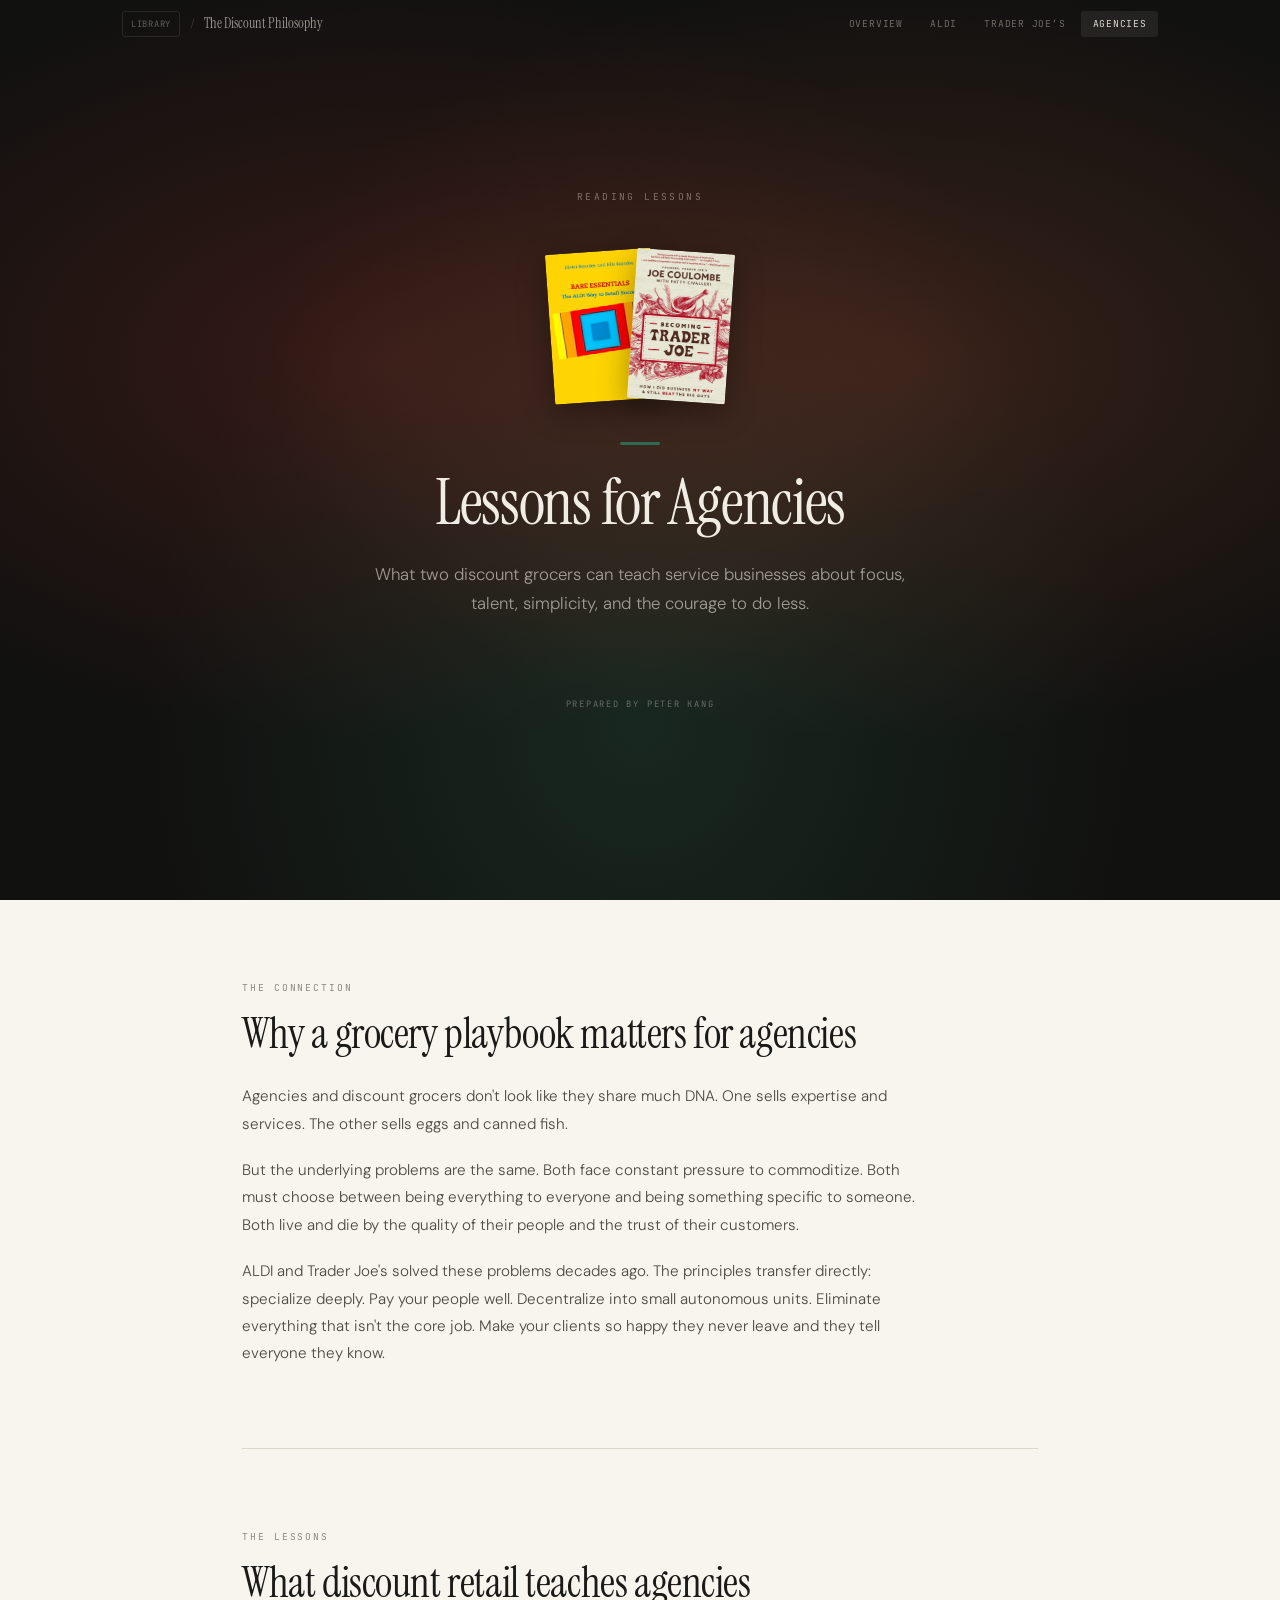
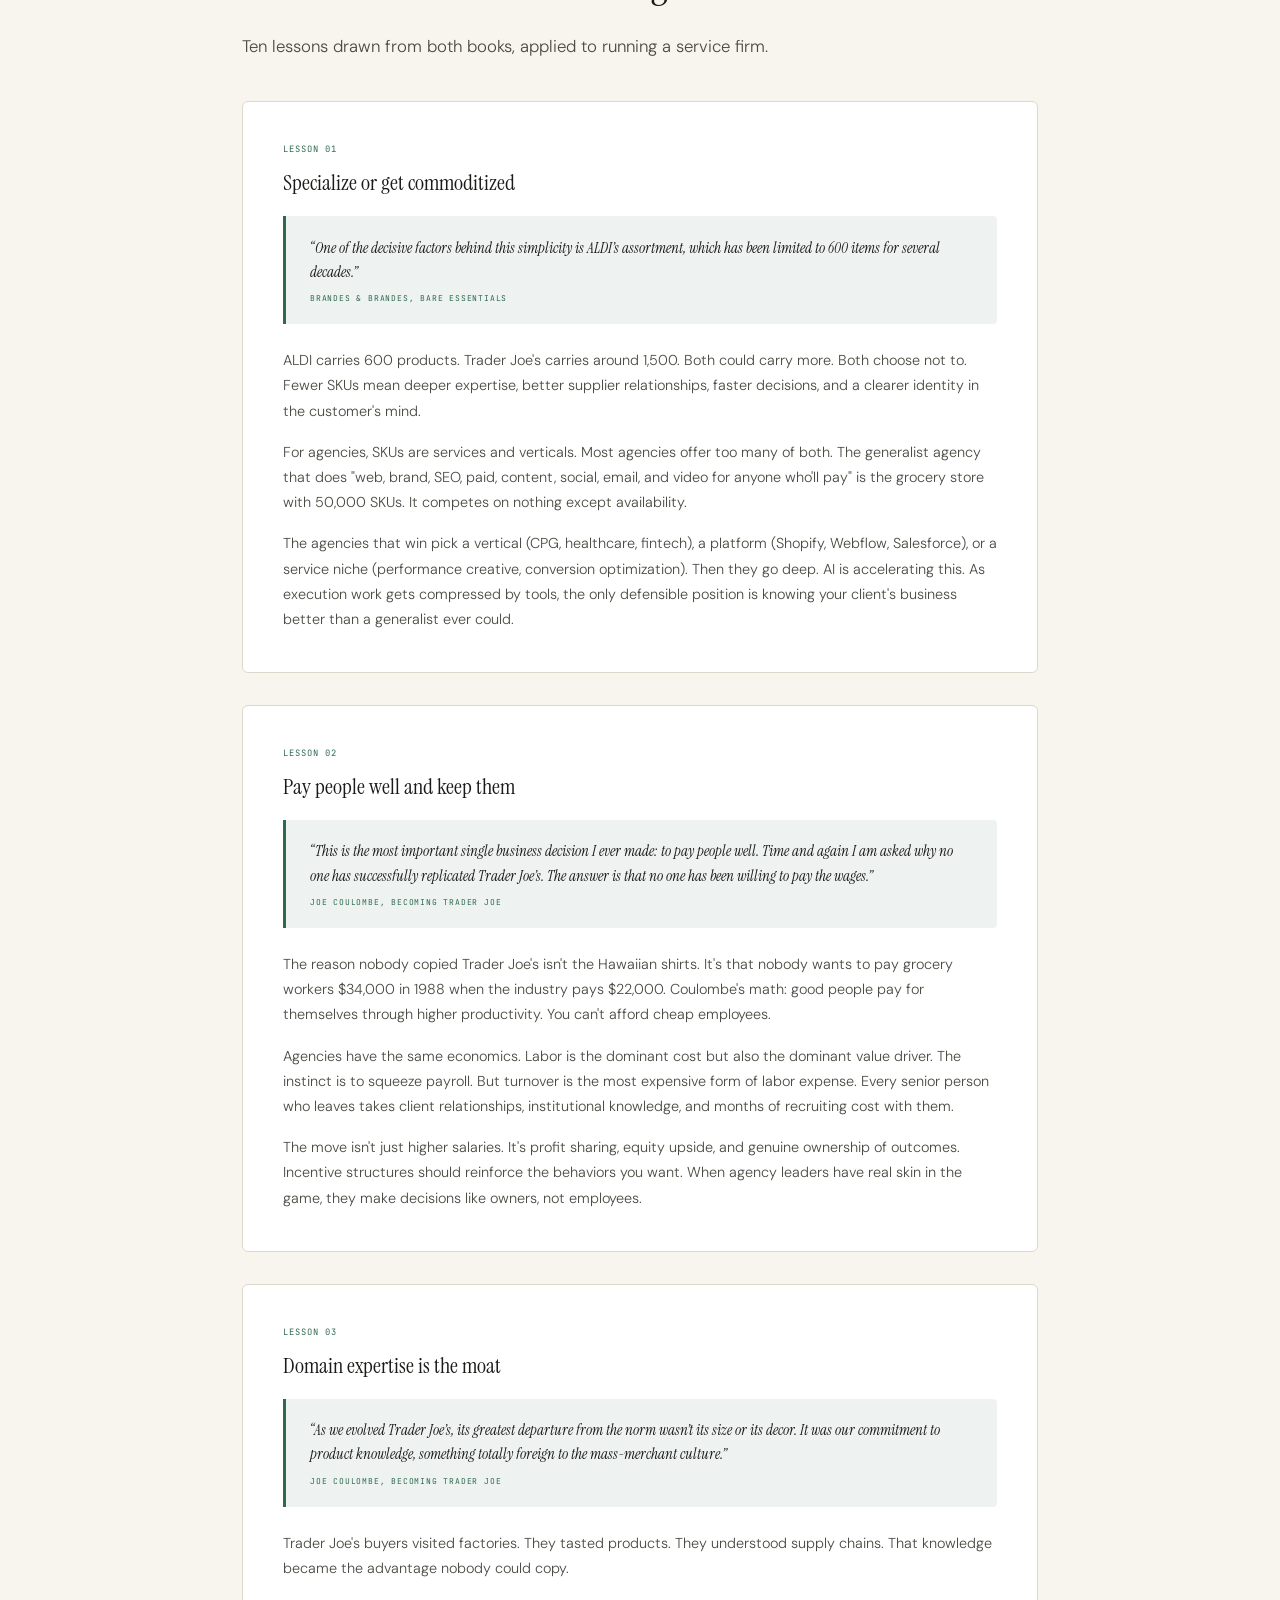
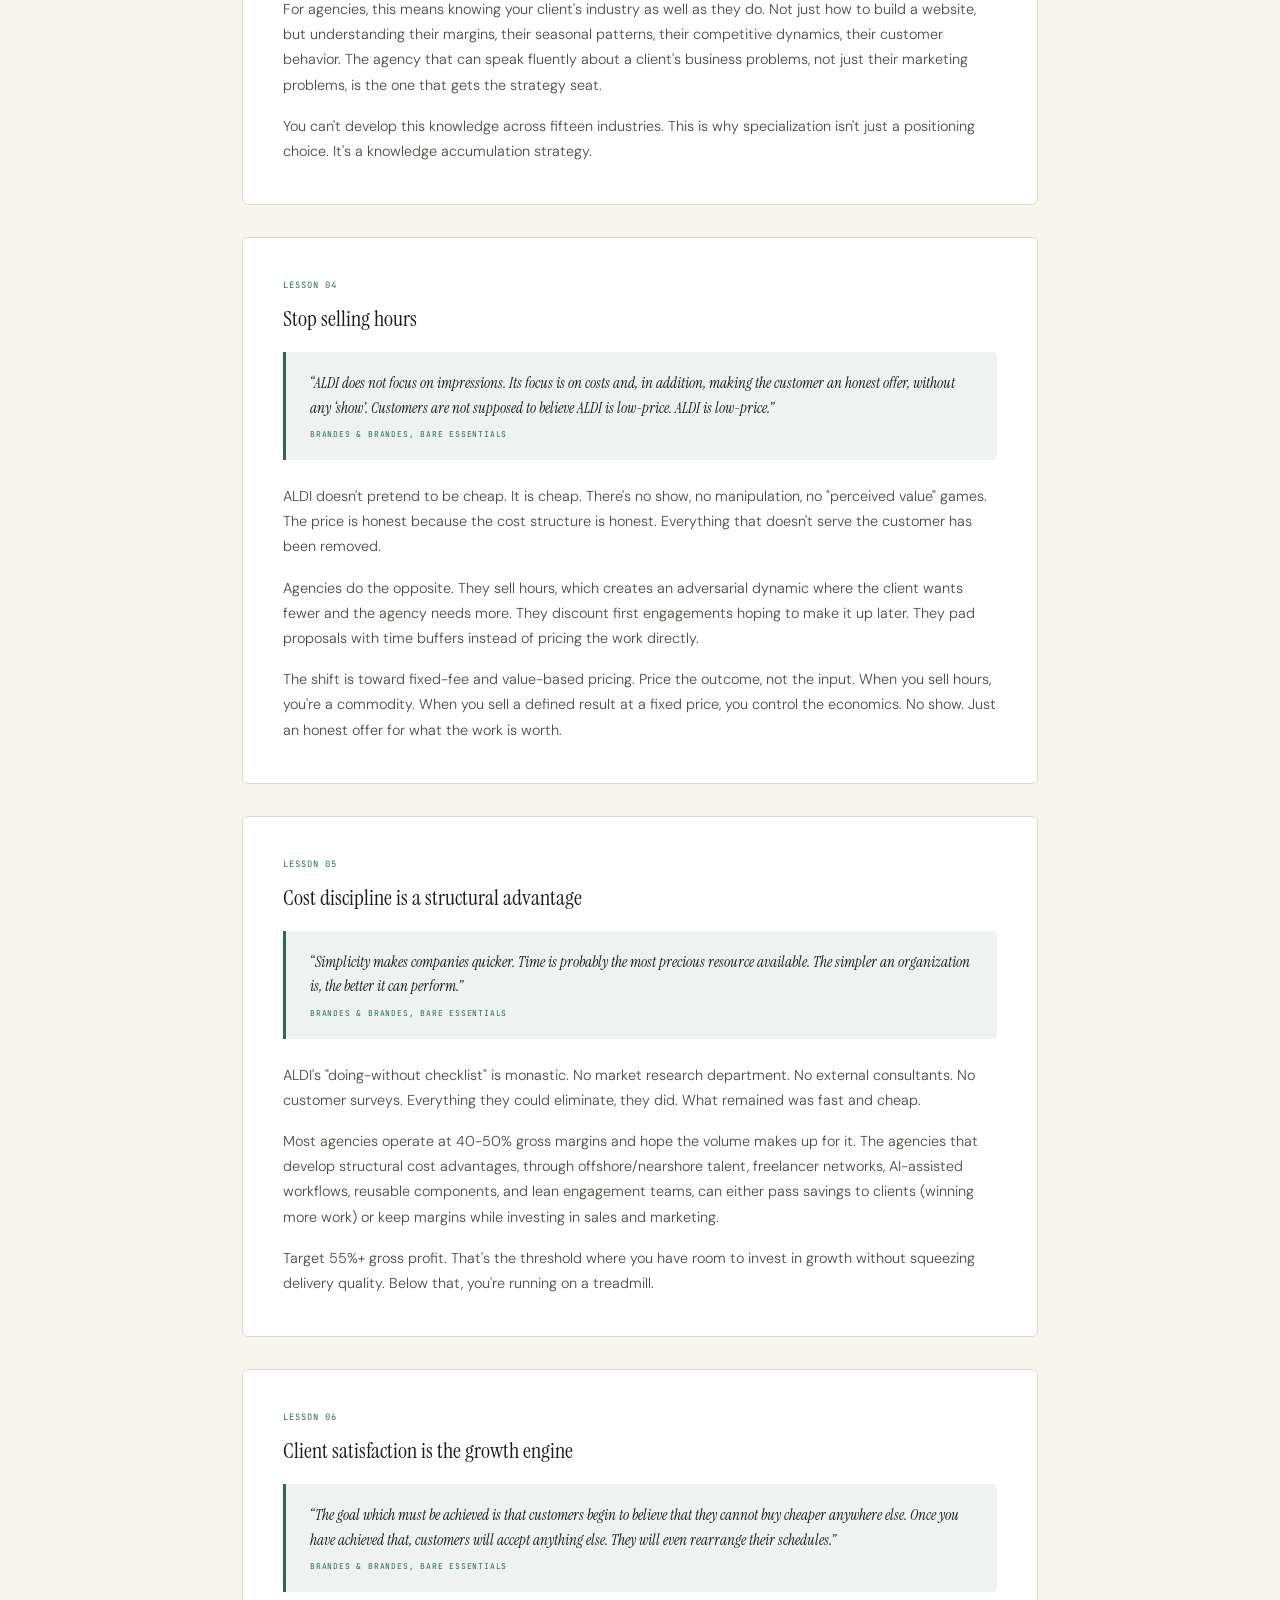
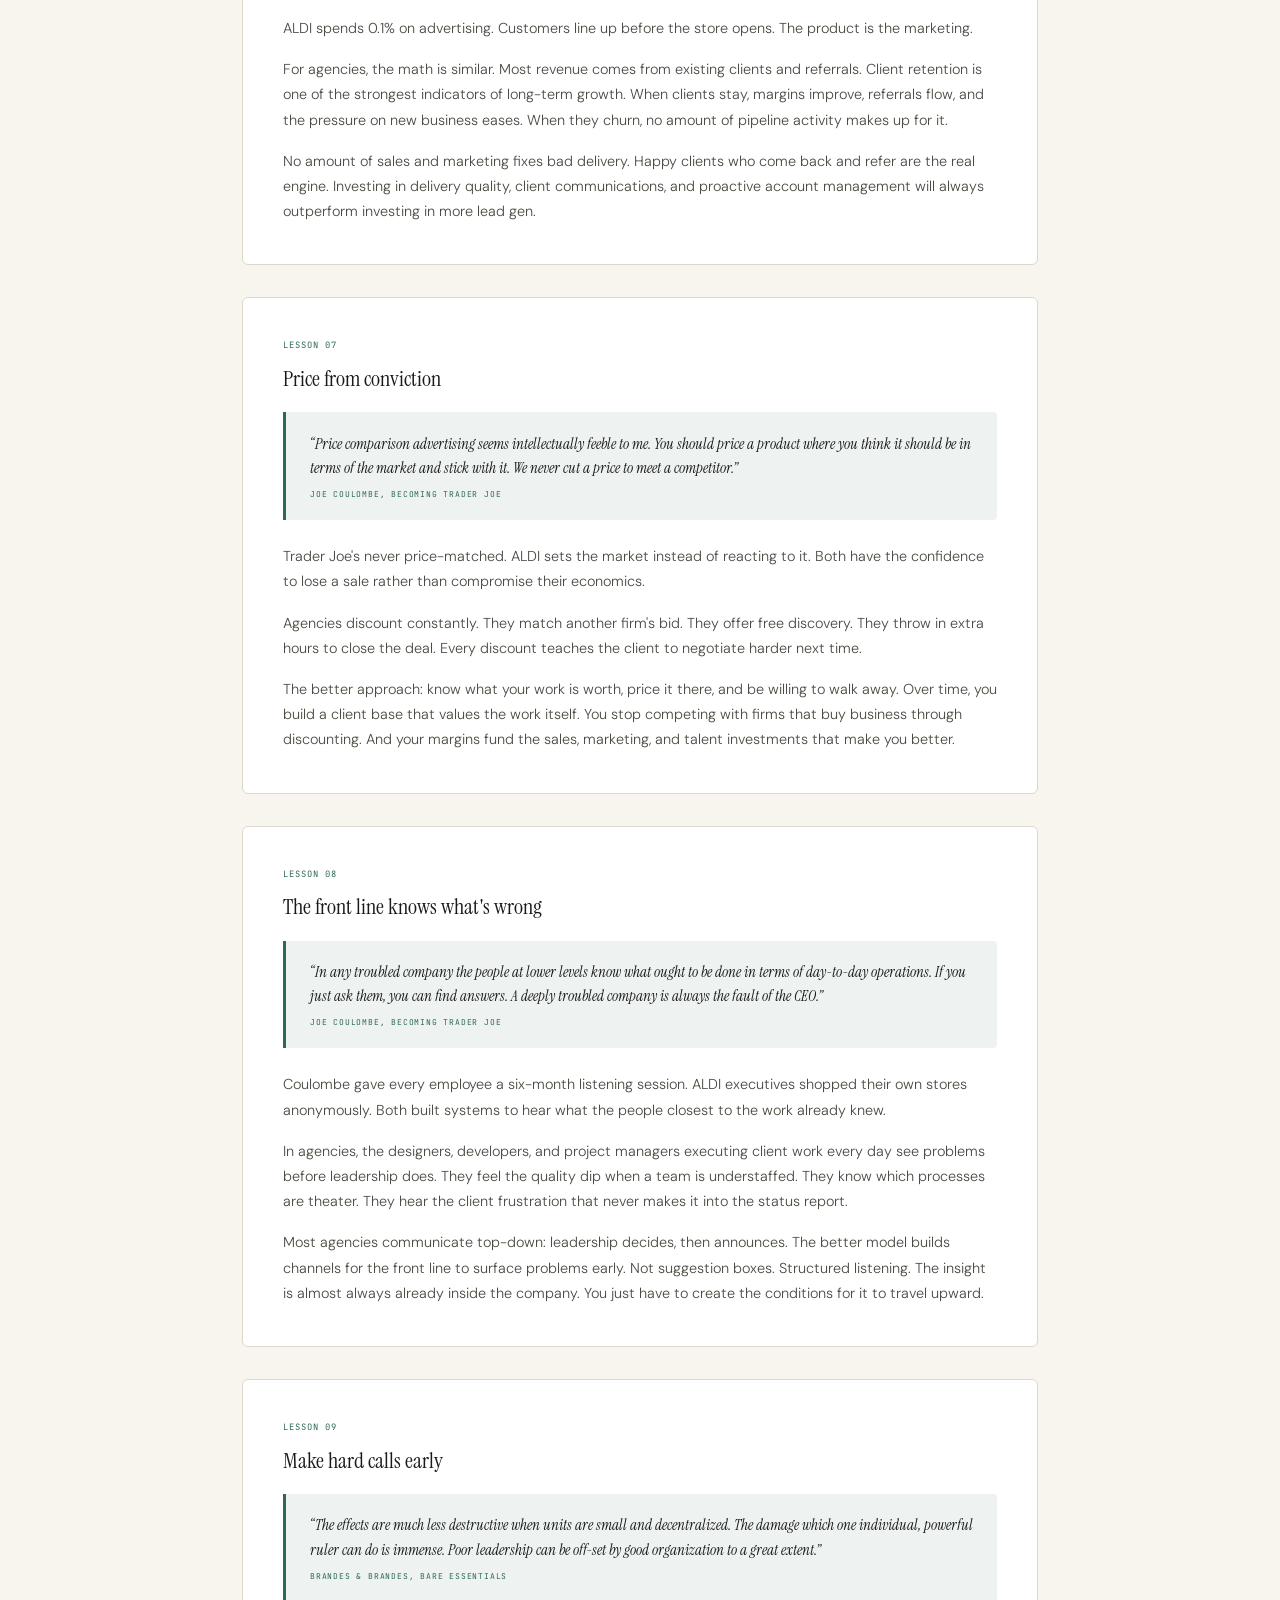
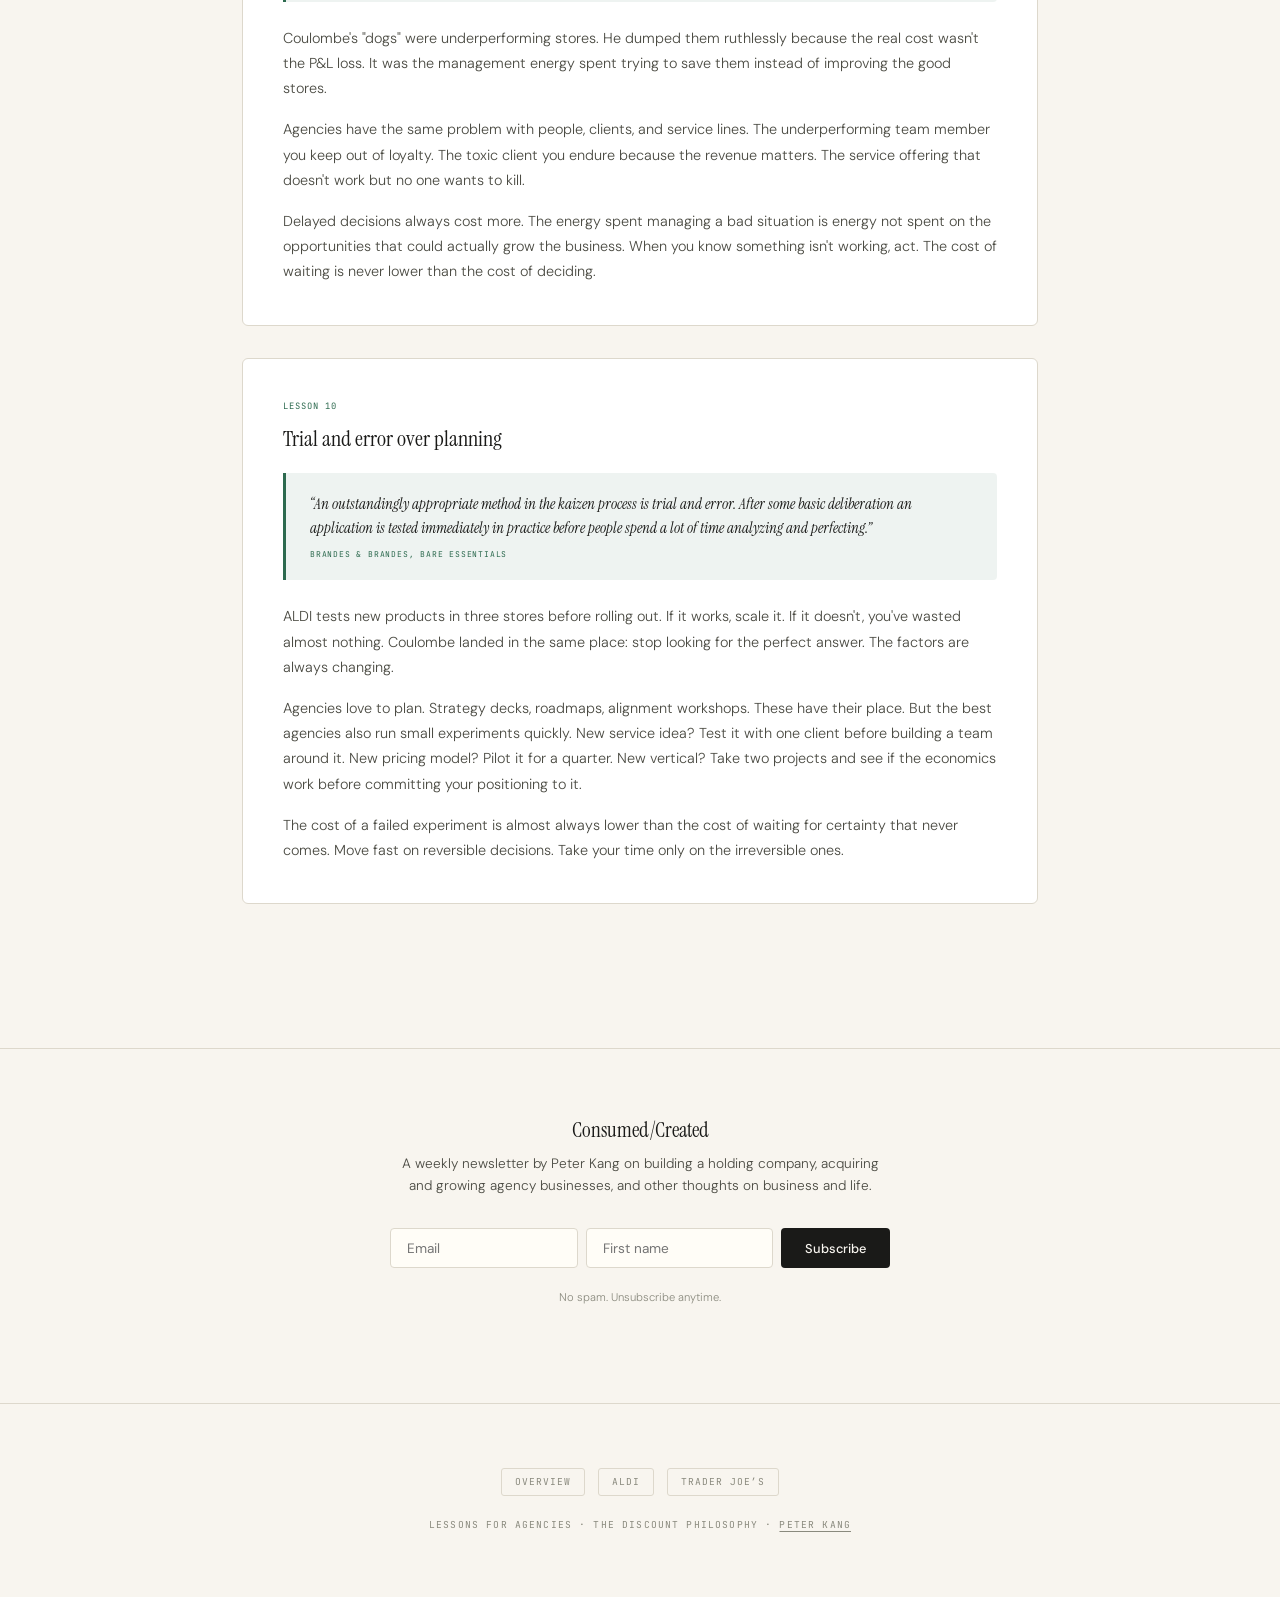
<file: discount-retail/agency-lessons.html>
<!DOCTYPE html>
<html lang="en">
<head>
<meta charset="UTF-8">
<meta name="viewport" content="width=device-width, initial-scale=1.0">
<link rel="icon" href="../favicon.svg" type="image/svg+xml">
<title>Lessons for Agencies — The Discount Philosophy</title>
<meta name="description" content="What agencies can learn from ALDI and Trader Joe's. Applied lessons on simplicity, pricing discipline, talent, and building a distinctive business.">
<meta property="og:title" content="Lessons for Agencies — The Discount Philosophy">
<meta property="og:description" content="What agencies can learn from ALDI and Trader Joe's. Applied lessons on simplicity, pricing discipline, talent, and building a distinctive business.">
<meta property="og:url" content="https://read.peterkang.com/discount-retail/agency-lessons.html">
<meta property="og:type" content="article">
<meta name="twitter:card" content="summary">
<meta name="twitter:title" content="Lessons for Agencies — The Discount Philosophy">
<meta name="twitter:description" content="What agencies can learn from ALDI and Trader Joe's. Applied lessons on simplicity, pricing discipline, talent, and building a distinctive business.">
<link rel="canonical" href="https://read.peterkang.com/discount-retail/agency-lessons.html">
<link rel="preconnect" href="https://fonts.googleapis.com">
<link rel="preconnect" href="https://fonts.gstatic.com" crossorigin>
<link href="https://fonts.googleapis.com/css2?family=Instrument+Serif:ital@0;1&family=DM+Sans:ital,opsz,wght@0,9..40,300;0,9..40,400;0,9..40,500;0,9..40,600;1,9..40,300;1,9..40,400&family=JetBrains+Mono:wght@400;500&display=swap" rel="stylesheet">
<link rel="stylesheet" href="styles.css">
<style>
  /* Page-specific styles — shared styles in styles.css */

  :root {
    --accent: #2D6A4F;
    --accent-light: #3A8B68;
    --accent-glow: rgba(45,106,79,0.08);
    --accent-glow-strong: rgba(45,106,79,0.15);
  }

  .hero::before {
    content: '';
    position: absolute;
    inset: 0;
    background:
      radial-gradient(ellipse at 30% 40%, rgba(200,60,44,0.2) 0%, transparent 50%),
      radial-gradient(ellipse at 70% 40%, rgba(212,98,59,0.2) 0%, transparent 50%),
      radial-gradient(ellipse at 50% 80%, rgba(45,106,79,0.25) 0%, transparent 55%);
  }

  .hero h1 {
    max-width: 750px;
  }

  .hero-book-cover:first-child {
    transform: rotate(-4deg) translateX(12px);
    z-index: 1;
  }

  .hero-book-cover:last-child {
    transform: rotate(4deg) translateX(-12px);
    z-index: 2;
  }

  .hero-books:hover .hero-book-cover:first-child {
    transform: rotate(-1deg) translateX(20px);
  }

  .hero-books:hover .hero-book-cover:last-child {
    transform: rotate(1deg) translateX(-20px);
  }

  .content {
    max-width: 860px;
  }

  /* ── LESSON CARDS ── */
  .lesson {
    background: #FFFFFF;
    border: 1px solid var(--rule);
    border-radius: 6px;
    padding: 2.5rem;
    margin-bottom: 2rem;
  }

  .lesson-num {
    font-family: var(--mono);
    font-size: 0.55rem;
    letter-spacing: 0.12em;
    text-transform: uppercase;
    color: var(--accent);
    margin-bottom: 0.8rem;
  }

  .lesson-title {
    font-family: var(--serif);
    font-size: 1.4rem;
    line-height: 1.25;
    margin-bottom: 1.2rem;
  }

  .lesson-quote {
    background: var(--accent-glow);
    border-left: 3px solid var(--accent);
    padding: 1.2rem 1.5rem;
    border-radius: 0 4px 4px 0;
    margin-bottom: 1.5rem;
  }

  .lesson-quote-text {
    font-family: var(--serif);
    font-style: italic;
    font-size: 0.92rem;
    line-height: 1.65;
    margin-bottom: 0.5rem;
  }

  .lesson-quote-source {
    font-family: var(--mono);
    font-size: 0.5rem;
    letter-spacing: 0.1em;
    text-transform: uppercase;
    color: var(--accent);
  }

  .lesson-body {
    font-size: 0.9rem;
    color: var(--ink-light);
    line-height: 1.75;
    font-weight: 300;
  }

  .lesson-body p {
    margin-bottom: 1rem;
  }

  .lesson-body p:last-child {
    margin-bottom: 0;
  }

  .lesson-peter {
    margin-top: 1.2rem;
    padding-top: 1.2rem;
    border-top: 1px solid var(--rule);
    font-size: 0.82rem;
    color: var(--ink-faint);
    line-height: 1.7;
    font-weight: 300;
    font-style: italic;
  }

  .lesson-peter strong {
    font-weight: 500;
    font-style: normal;
    color: var(--ink-light);
  }

  /* ── HOLDCO SECTION ── */
  .holdco-grid {
    display: grid;
    grid-template-columns: 1fr 1fr;
    gap: 1px;
    background: var(--rule);
    border: 1px solid var(--rule);
    border-radius: 6px;
    overflow: hidden;
    margin-bottom: 2rem;
  }

  .holdco-card {
    background: #FFFFFF;
    padding: 1.8rem;
    transition: background 0.2s;
  }

  .holdco-card:hover { background: #F2EDE4; }

  .holdco-card-label {
    font-family: var(--mono);
    font-size: 0.5rem;
    letter-spacing: 0.1em;
    text-transform: uppercase;
    color: var(--accent);
    margin-bottom: 0.5rem;
  }

  .holdco-card-title {
    font-family: var(--serif);
    font-size: 1.05rem;
    line-height: 1.3;
    margin-bottom: 0.5rem;
  }

  .holdco-card-desc {
    font-size: 0.8rem;
    color: var(--ink-light);
    line-height: 1.6;
    font-weight: 300;
  }

  /* ── RESPONSIVE ── */
  @media (max-width: 768px) {
    .holdco-grid { grid-template-columns: 1fr; }
    .lesson { padding: 1.5rem; }
    .lesson-quote { padding: 1rem 1.2rem; }
    .hero-books { gap: 0; }
    .hero-book-cover:first-child { transform: rotate(-4deg) translateX(8px); }
    .hero-book-cover:last-child { transform: rotate(4deg) translateX(-8px); }
  }
</style>
<script type="application/ld+json">
[{
  "@context": "https://schema.org",
  "@type": "Article",
  "headline": "Lessons for Agencies — The Discount Philosophy",
  "url": "https://read.peterkang.com/discount-retail/agency-lessons.html",
  "description": "What agencies can learn from ALDI and Trader Joe's. Applied lessons on simplicity, pricing discipline, talent, and building a distinctive business.",
  "author": {
    "@type": "Person",
    "name": "Peter Kang",
    "url": "https://peterkang.com"
  },
  "isPartOf": {
    "@type": "WebSite",
    "name": "Reading Lessons",
    "url": "https://read.peterkang.com/"
  }
},
{
  "@context": "https://schema.org",
  "@type": "BreadcrumbList",
  "itemListElement": [
    { "@type": "ListItem", "position": 1, "name": "Reading Lessons", "item": "https://read.peterkang.com/" },
    { "@type": "ListItem", "position": 2, "name": "The Discount Philosophy", "item": "https://read.peterkang.com/discount-retail/" },
    { "@type": "ListItem", "position": 3, "name": "Lessons for Agencies" }
  ]
}]
</script>
</head>
<body>

<nav class="site-nav" id="siteNav">
  <div class="site-nav-inner">
    <div class="site-nav-left">
      <a href="../" class="site-nav-up">Library</a>
      <span class="site-nav-sep">/</span>
      <a href="index.html" class="site-nav-brand">The Discount Philosophy</a>
    </div>
    <div class="site-nav-links">
      <a href="index.html">Overview</a>
      <a href="bare-essentials-aldi.html">ALDI</a>
      <a href="becoming-trader-joe.html">Trader Joe&rsquo;s</a>
      <a href="agency-lessons.html" class="active">Agencies</a>
    </div>
  </div>
</nav>

<!-- HERO -->
<section class="hero">
  <div class="hero-eyebrow">Reading Lessons</div>
  <div class="hero-books">
    <img src="bare-essentials-aldi-way.jpg" alt="Bare Essentials cover" class="hero-book-cover">
    <img src="becoming-trader-joe-cover.jpg" alt="Becoming Trader Joe cover" class="hero-book-cover">
  </div>
  <div class="hero-accent-line"></div>
  <h1>Lessons for Agencies</h1>
  <p class="hero-sub">What two discount grocers can teach service businesses about focus, talent, simplicity, and the courage to do less.</p>
  <div class="hero-prepared"><a href="https://peterkang.com" target="_blank">Prepared by Peter Kang</a></div>
</section>

<!-- CONTENT -->
<div class="content">

  <!-- ═══ INTRO ═══ -->
  <section class="section" id="intro">
    <div class="section-eyebrow fade-up">The Connection</div>
    <h2 class="section-title fade-up">Why a grocery playbook matters for agencies</h2>
    <div class="section-prose fade-up">
      <p>Agencies and discount grocers don't look like they share much DNA. One sells expertise and services. The other sells eggs and canned fish.</p>
      <p>But the underlying problems are the same. Both face constant pressure to commoditize. Both must choose between being everything to everyone and being something specific to someone. Both live and die by the quality of their people and the trust of their customers.</p>
      <p>ALDI and Trader Joe's solved these problems decades ago. The principles transfer directly: specialize deeply. Pay your people well. Decentralize into small autonomous units. Eliminate everything that isn't the core job. Make your clients so happy they never leave and they tell everyone they know.</p>
    </div>
  </section>

  <!-- ═══ LESSONS ═══ -->
  <section class="section" id="lessons">
    <div class="section-eyebrow fade-up">The Lessons</div>
    <h2 class="section-title fade-up">What discount retail teaches agencies</h2>
    <p class="section-lead fade-up">Ten lessons drawn from both books, applied to running a service firm.</p>

    <!-- LESSON 1 -->
    <div class="lesson fade-up">
      <div class="lesson-num">Lesson 01</div>
      <div class="lesson-title">Specialize or get commoditized</div>
      <div class="lesson-quote">
        <div class="lesson-quote-text">&ldquo;One of the decisive factors behind this simplicity is ALDI&rsquo;s assortment, which has been limited to 600 items for several decades.&rdquo;</div>
        <div class="lesson-quote-source">Brandes &amp; Brandes, Bare Essentials</div>
      </div>
      <div class="lesson-body">
        <p>ALDI carries 600 products. Trader Joe's carries around 1,500. Both could carry more. Both choose not to. Fewer SKUs mean deeper expertise, better supplier relationships, faster decisions, and a clearer identity in the customer's mind.</p>
        <p>For agencies, SKUs are services and verticals. Most agencies offer too many of both. The generalist agency that does "web, brand, SEO, paid, content, social, email, and video for anyone who'll pay" is the grocery store with 50,000 SKUs. It competes on nothing except availability.</p>
        <p>The agencies that win pick a vertical (CPG, healthcare, fintech), a platform (Shopify, Webflow, Salesforce), or a service niche (performance creative, conversion optimization). Then they go deep. AI is accelerating this. As execution work gets compressed by tools, the only defensible position is knowing your client's business better than a generalist ever could.</p>
      </div>
    </div>

    <!-- LESSON 2 -->
    <div class="lesson fade-up">
      <div class="lesson-num">Lesson 02</div>
      <div class="lesson-title">Pay people well and keep them</div>
      <div class="lesson-quote">
        <div class="lesson-quote-text">&ldquo;This is the most important single business decision I ever made: to pay people well. Time and again I am asked why no one has successfully replicated Trader Joe&rsquo;s. The answer is that no one has been willing to pay the wages.&rdquo;</div>
        <div class="lesson-quote-source">Joe Coulombe, Becoming Trader Joe</div>
      </div>
      <div class="lesson-body">
        <p>The reason nobody copied Trader Joe's isn't the Hawaiian shirts. It's that nobody wants to pay grocery workers $34,000 in 1988 when the industry pays $22,000. Coulombe's math: good people pay for themselves through higher productivity. You can't afford cheap employees.</p>
        <p>Agencies have the same economics. Labor is the dominant cost but also the dominant value driver. The instinct is to squeeze payroll. But turnover is the most expensive form of labor expense. Every senior person who leaves takes client relationships, institutional knowledge, and months of recruiting cost with them.</p>
        <p>The move isn't just higher salaries. It's profit sharing, equity upside, and genuine ownership of outcomes. Incentive structures should reinforce the behaviors you want. When agency leaders have real skin in the game, they make decisions like owners, not employees.</p>
      </div>
    </div>

    <!-- LESSON 3 -->
    <div class="lesson fade-up">
      <div class="lesson-num">Lesson 03</div>
      <div class="lesson-title">Domain expertise is the moat</div>
      <div class="lesson-quote">
        <div class="lesson-quote-text">&ldquo;As we evolved Trader Joe&rsquo;s, its greatest departure from the norm wasn&rsquo;t its size or its decor. It was our commitment to product knowledge, something totally foreign to the mass-merchant culture.&rdquo;</div>
        <div class="lesson-quote-source">Joe Coulombe, Becoming Trader Joe</div>
      </div>
      <div class="lesson-body">
        <p>Trader Joe's buyers visited factories. They tasted products. They understood supply chains. That knowledge became the advantage nobody could copy.</p>
        <p>For agencies, this means knowing your client's industry as well as they do. Not just how to build a website, but understanding their margins, their seasonal patterns, their competitive dynamics, their customer behavior. The agency that can speak fluently about a client's business problems, not just their marketing problems, is the one that gets the strategy seat.</p>
        <p>You can't develop this knowledge across fifteen industries. This is why specialization isn't just a positioning choice. It's a knowledge accumulation strategy.</p>
      </div>
    </div>

    <!-- LESSON 4 -->
    <div class="lesson fade-up">
      <div class="lesson-num">Lesson 04</div>
      <div class="lesson-title">Stop selling hours</div>
      <div class="lesson-quote">
        <div class="lesson-quote-text">&ldquo;ALDI does not focus on impressions. Its focus is on costs and, in addition, making the customer an honest offer, without any &lsquo;show&rsquo;. Customers are not supposed to believe ALDI is low-price. ALDI is low-price.&rdquo;</div>
        <div class="lesson-quote-source">Brandes &amp; Brandes, Bare Essentials</div>
      </div>
      <div class="lesson-body">
        <p>ALDI doesn't pretend to be cheap. It is cheap. There's no show, no manipulation, no "perceived value" games. The price is honest because the cost structure is honest. Everything that doesn't serve the customer has been removed.</p>
        <p>Agencies do the opposite. They sell hours, which creates an adversarial dynamic where the client wants fewer and the agency needs more. They discount first engagements hoping to make it up later. They pad proposals with time buffers instead of pricing the work directly.</p>
        <p>The shift is toward fixed-fee and value-based pricing. Price the outcome, not the input. When you sell hours, you're a commodity. When you sell a defined result at a fixed price, you control the economics. No show. Just an honest offer for what the work is worth.</p>
      </div>
    </div>

    <!-- LESSON 5 -->
    <div class="lesson fade-up">
      <div class="lesson-num">Lesson 05</div>
      <div class="lesson-title">Cost discipline is a structural advantage</div>
      <div class="lesson-quote">
        <div class="lesson-quote-text">&ldquo;Simplicity makes companies quicker. Time is probably the most precious resource available. The simpler an organization is, the better it can perform.&rdquo;</div>
        <div class="lesson-quote-source">Brandes &amp; Brandes, Bare Essentials</div>
      </div>
      <div class="lesson-body">
        <p>ALDI's "doing-without checklist" is monastic. No market research department. No external consultants. No customer surveys. Everything they could eliminate, they did. What remained was fast and cheap.</p>
        <p>Most agencies operate at 40-50% gross margins and hope the volume makes up for it. The agencies that develop structural cost advantages, through offshore/nearshore talent, freelancer networks, AI-assisted workflows, reusable components, and lean engagement teams, can either pass savings to clients (winning more work) or keep margins while investing in sales and marketing.</p>
        <p>Target 55%+ gross profit. That's the threshold where you have room to invest in growth without squeezing delivery quality. Below that, you're running on a treadmill.</p>
      </div>
    </div>

    <!-- LESSON 6 -->
    <div class="lesson fade-up">
      <div class="lesson-num">Lesson 06</div>
      <div class="lesson-title">Client satisfaction is the growth engine</div>
      <div class="lesson-quote">
        <div class="lesson-quote-text">&ldquo;The goal which must be achieved is that customers begin to believe that they cannot buy cheaper anywhere else. Once you have achieved that, customers will accept anything else. They will even rearrange their schedules.&rdquo;</div>
        <div class="lesson-quote-source">Brandes &amp; Brandes, Bare Essentials</div>
      </div>
      <div class="lesson-body">
        <p>ALDI spends 0.1% on advertising. Customers line up before the store opens. The product is the marketing.</p>
        <p>For agencies, the math is similar. Most revenue comes from existing clients and referrals. Client retention is one of the strongest indicators of long-term growth. When clients stay, margins improve, referrals flow, and the pressure on new business eases. When they churn, no amount of pipeline activity makes up for it.</p>
        <p>No amount of sales and marketing fixes bad delivery. Happy clients who come back and refer are the real engine. Investing in delivery quality, client communications, and proactive account management will always outperform investing in more lead gen.</p>
      </div>
    </div>

    <!-- LESSON 7 -->
    <div class="lesson fade-up">
      <div class="lesson-num">Lesson 07</div>
      <div class="lesson-title">Price from conviction</div>
      <div class="lesson-quote">
        <div class="lesson-quote-text">&ldquo;Price comparison advertising seems intellectually feeble to me. You should price a product where you think it should be in terms of the market and stick with it. We never cut a price to meet a competitor.&rdquo;</div>
        <div class="lesson-quote-source">Joe Coulombe, Becoming Trader Joe</div>
      </div>
      <div class="lesson-body">
        <p>Trader Joe's never price-matched. ALDI sets the market instead of reacting to it. Both have the confidence to lose a sale rather than compromise their economics.</p>
        <p>Agencies discount constantly. They match another firm's bid. They offer free discovery. They throw in extra hours to close the deal. Every discount teaches the client to negotiate harder next time.</p>
        <p>The better approach: know what your work is worth, price it there, and be willing to walk away. Over time, you build a client base that values the work itself. You stop competing with firms that buy business through discounting. And your margins fund the sales, marketing, and talent investments that make you better.</p>
      </div>
    </div>

    <!-- LESSON 8 -->
    <div class="lesson fade-up">
      <div class="lesson-num">Lesson 08</div>
      <div class="lesson-title">The front line knows what's wrong</div>
      <div class="lesson-quote">
        <div class="lesson-quote-text">&ldquo;In any troubled company the people at lower levels know what ought to be done in terms of day-to-day operations. If you just ask them, you can find answers. A deeply troubled company is always the fault of the CEO.&rdquo;</div>
        <div class="lesson-quote-source">Joe Coulombe, Becoming Trader Joe</div>
      </div>
      <div class="lesson-body">
        <p>Coulombe gave every employee a six-month listening session. ALDI executives shopped their own stores anonymously. Both built systems to hear what the people closest to the work already knew.</p>
        <p>In agencies, the designers, developers, and project managers executing client work every day see problems before leadership does. They feel the quality dip when a team is understaffed. They know which processes are theater. They hear the client frustration that never makes it into the status report.</p>
        <p>Most agencies communicate top-down: leadership decides, then announces. The better model builds channels for the front line to surface problems early. Not suggestion boxes. Structured listening. The insight is almost always already inside the company. You just have to create the conditions for it to travel upward.</p>
      </div>
    </div>

    <!-- LESSON 9 -->
    <div class="lesson fade-up">
      <div class="lesson-num">Lesson 09</div>
      <div class="lesson-title">Make hard calls early</div>
      <div class="lesson-quote">
        <div class="lesson-quote-text">&ldquo;The effects are much less destructive when units are small and decentralized. The damage which one individual, powerful ruler can do is immense. Poor leadership can be off-set by good organization to a great extent.&rdquo;</div>
        <div class="lesson-quote-source">Brandes &amp; Brandes, Bare Essentials</div>
      </div>
      <div class="lesson-body">
        <p>Coulombe's "dogs" were underperforming stores. He dumped them ruthlessly because the real cost wasn't the P&amp;L loss. It was the management energy spent trying to save them instead of improving the good stores.</p>
        <p>Agencies have the same problem with people, clients, and service lines. The underperforming team member you keep out of loyalty. The toxic client you endure because the revenue matters. The service offering that doesn't work but no one wants to kill.</p>
        <p>Delayed decisions always cost more. The energy spent managing a bad situation is energy not spent on the opportunities that could actually grow the business. When you know something isn't working, act. The cost of waiting is never lower than the cost of deciding.</p>
      </div>
    </div>

    <!-- LESSON 10 -->
    <div class="lesson fade-up">
      <div class="lesson-num">Lesson 10</div>
      <div class="lesson-title">Trial and error over planning</div>
      <div class="lesson-quote">
        <div class="lesson-quote-text">&ldquo;An outstandingly appropriate method in the kaizen process is trial and error. After some basic deliberation an application is tested immediately in practice before people spend a lot of time analyzing and perfecting.&rdquo;</div>
        <div class="lesson-quote-source">Brandes &amp; Brandes, Bare Essentials</div>
      </div>
      <div class="lesson-body">
        <p>ALDI tests new products in three stores before rolling out. If it works, scale it. If it doesn't, you've wasted almost nothing. Coulombe landed in the same place: stop looking for the perfect answer. The factors are always changing.</p>
        <p>Agencies love to plan. Strategy decks, roadmaps, alignment workshops. These have their place. But the best agencies also run small experiments quickly. New service idea? Test it with one client before building a team around it. New pricing model? Pilot it for a quarter. New vertical? Take two projects and see if the economics work before committing your positioning to it.</p>
        <p>The cost of a failed experiment is almost always lower than the cost of waiting for certainty that never comes. Move fast on reversible decisions. Take your time only on the irreversible ones.</p>
      </div>
    </div>

  </section>


</div>

<section class="newsletter-section">
  <h3>Consumed/Created</h3>
  <p class="newsletter-desc">A weekly newsletter by Peter Kang on building a holding company, acquiring and growing agency businesses, and other thoughts on business and life.</p>
  <script src="https://f.convertkit.com/ckjs/ck.5.js" async></script>
  <form action="https://app.kit.com/forms/9327259/subscriptions" class="seva-form formkit-form newsletter-form" method="post" data-sv-form="9327259" data-uid="7b5e7d2e5a" data-format="inline" data-version="5">
    <ul class="formkit-alert formkit-alert-error" data-element="errors" data-group="alert"></ul>
    <div data-element="fields" class="newsletter-fields">
      <input class="formkit-input" name="email_address" aria-label="Email" placeholder="Email" required type="email">
      <input class="formkit-input" aria-label="First Name" name="fields[first_name]" placeholder="First name" type="text">
      <button data-element="submit" class="formkit-submit">Subscribe</button>
    </div>
    <p class="newsletter-note">No spam. Unsubscribe anytime.</p>
  </form>
</section>

<footer class="page-footer">
  <div class="footer-nav">
    <a href="index.html">Overview</a>
    <a href="bare-essentials-aldi.html">ALDI</a>
    <a href="becoming-trader-joe.html">Trader Joe&rsquo;s</a>
  </div>
  <div class="footer-text">Lessons for Agencies &middot; The Discount Philosophy &middot; <a href="https://peterkang.com" target="_blank">Peter Kang</a></div>
</footer>

<script>
const observer = new IntersectionObserver((entries) => {
  entries.forEach(entry => {
    if (entry.isIntersecting) entry.target.classList.add('visible');
  });
}, { threshold: 0.06, rootMargin: '0px 0px -30px 0px' });

document.querySelectorAll('.fade-up').forEach(el => observer.observe(el));

const siteNav = document.getElementById('siteNav');
window.addEventListener('scroll', () => {
  siteNav.classList.toggle('scrolled', window.scrollY > 100);
}, { passive: true });
</script>
</body>
</html>
</file>
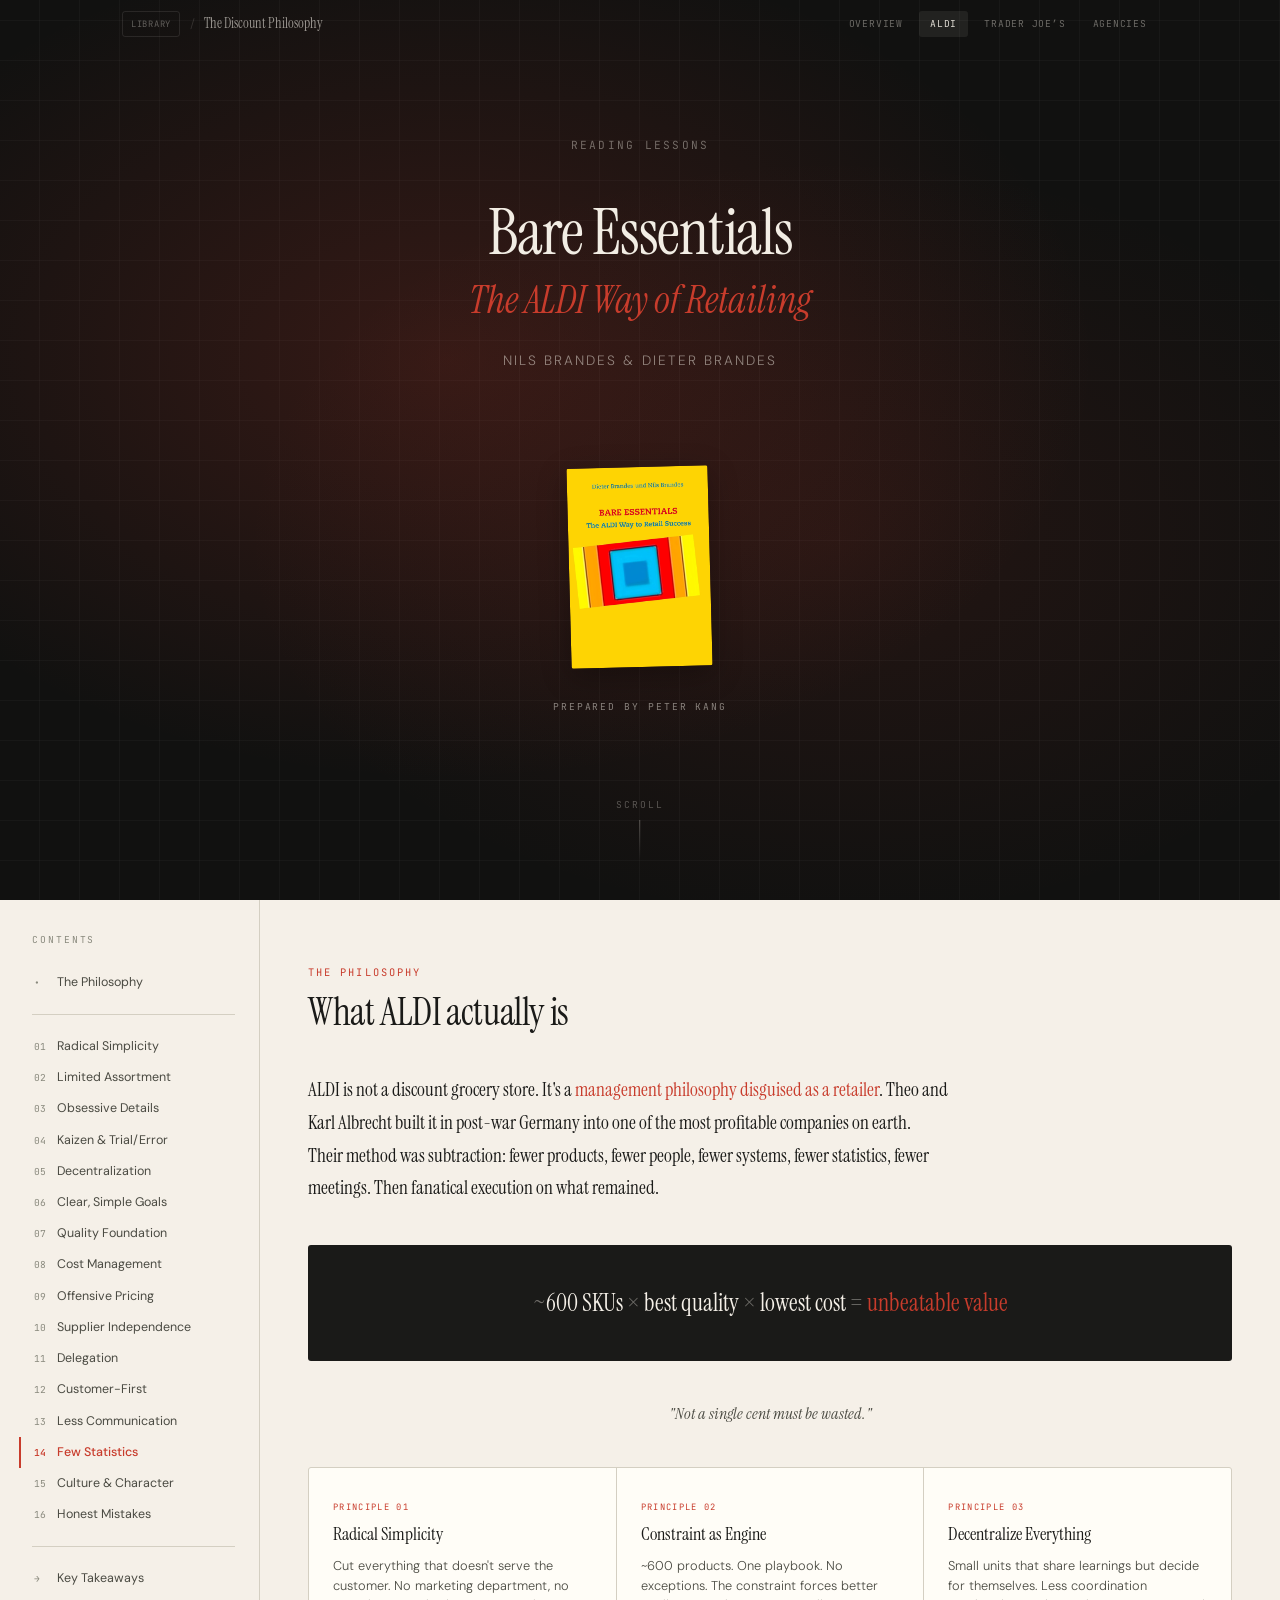
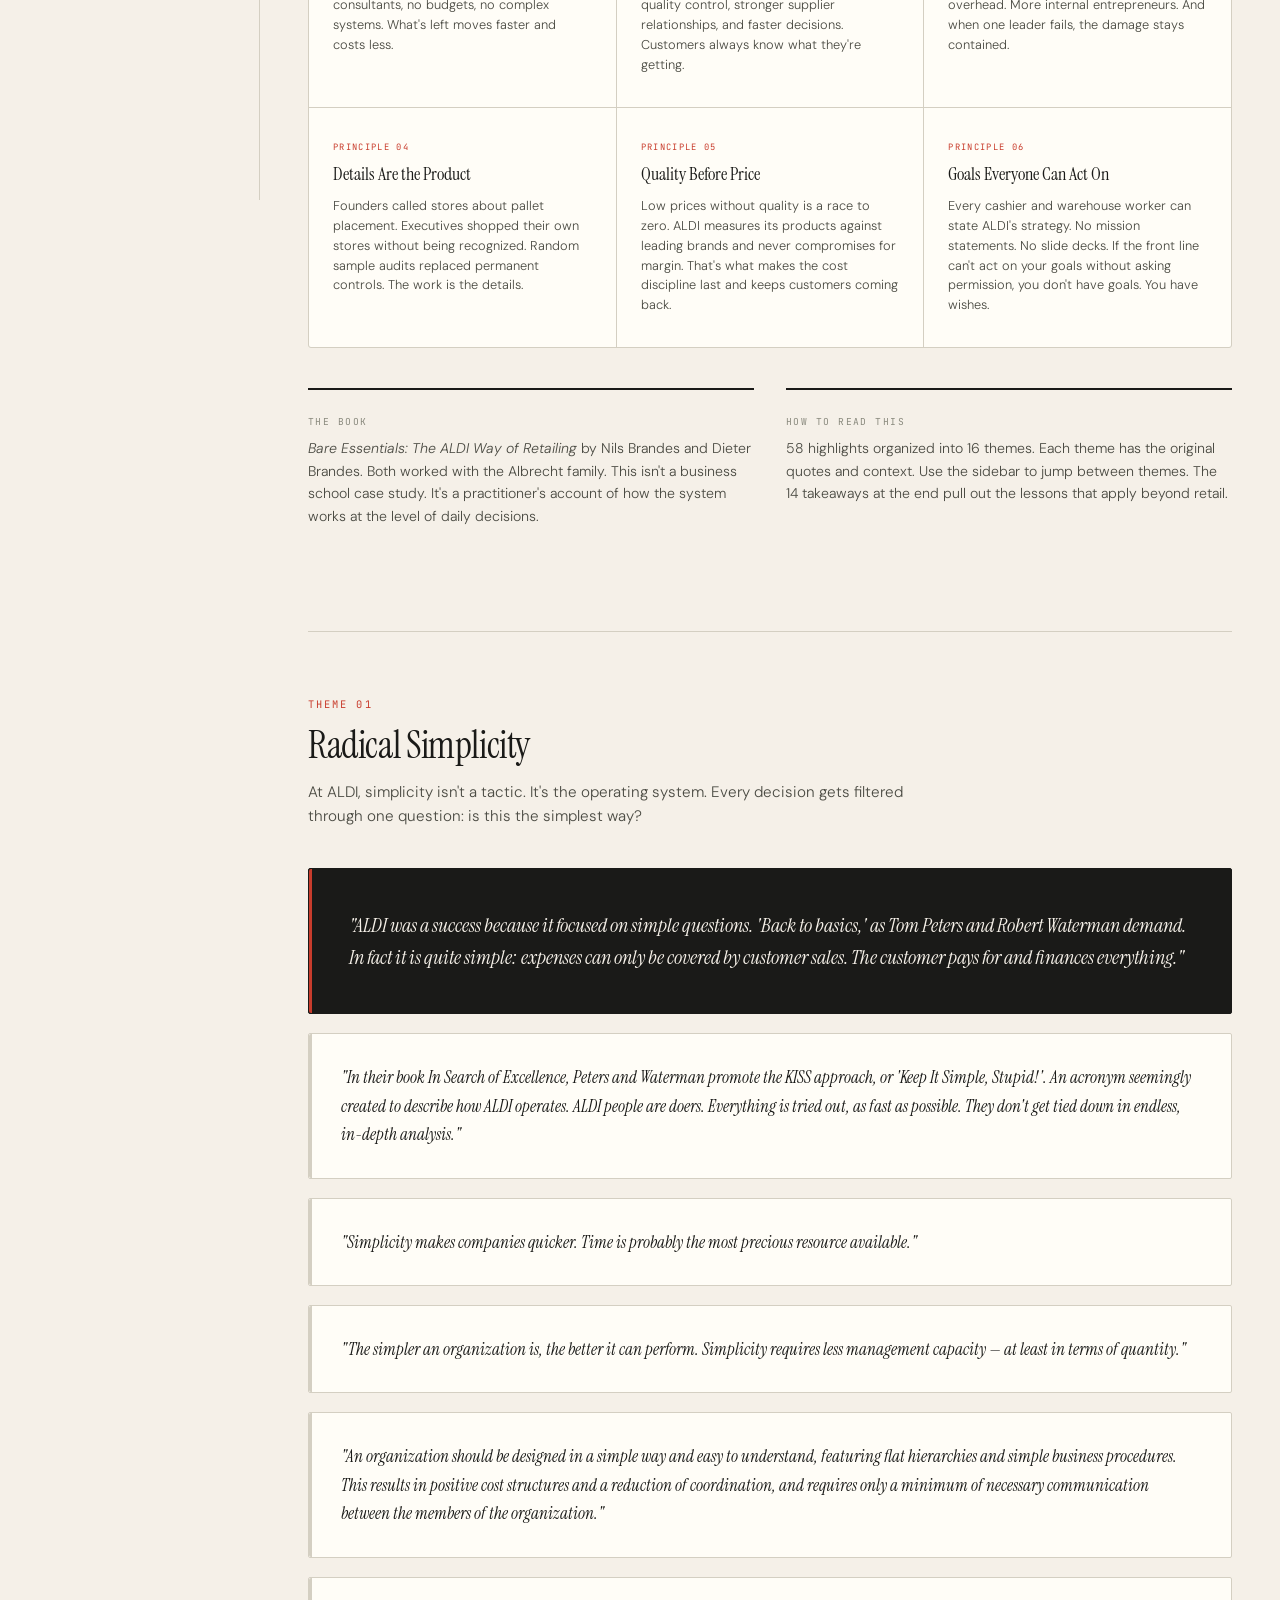
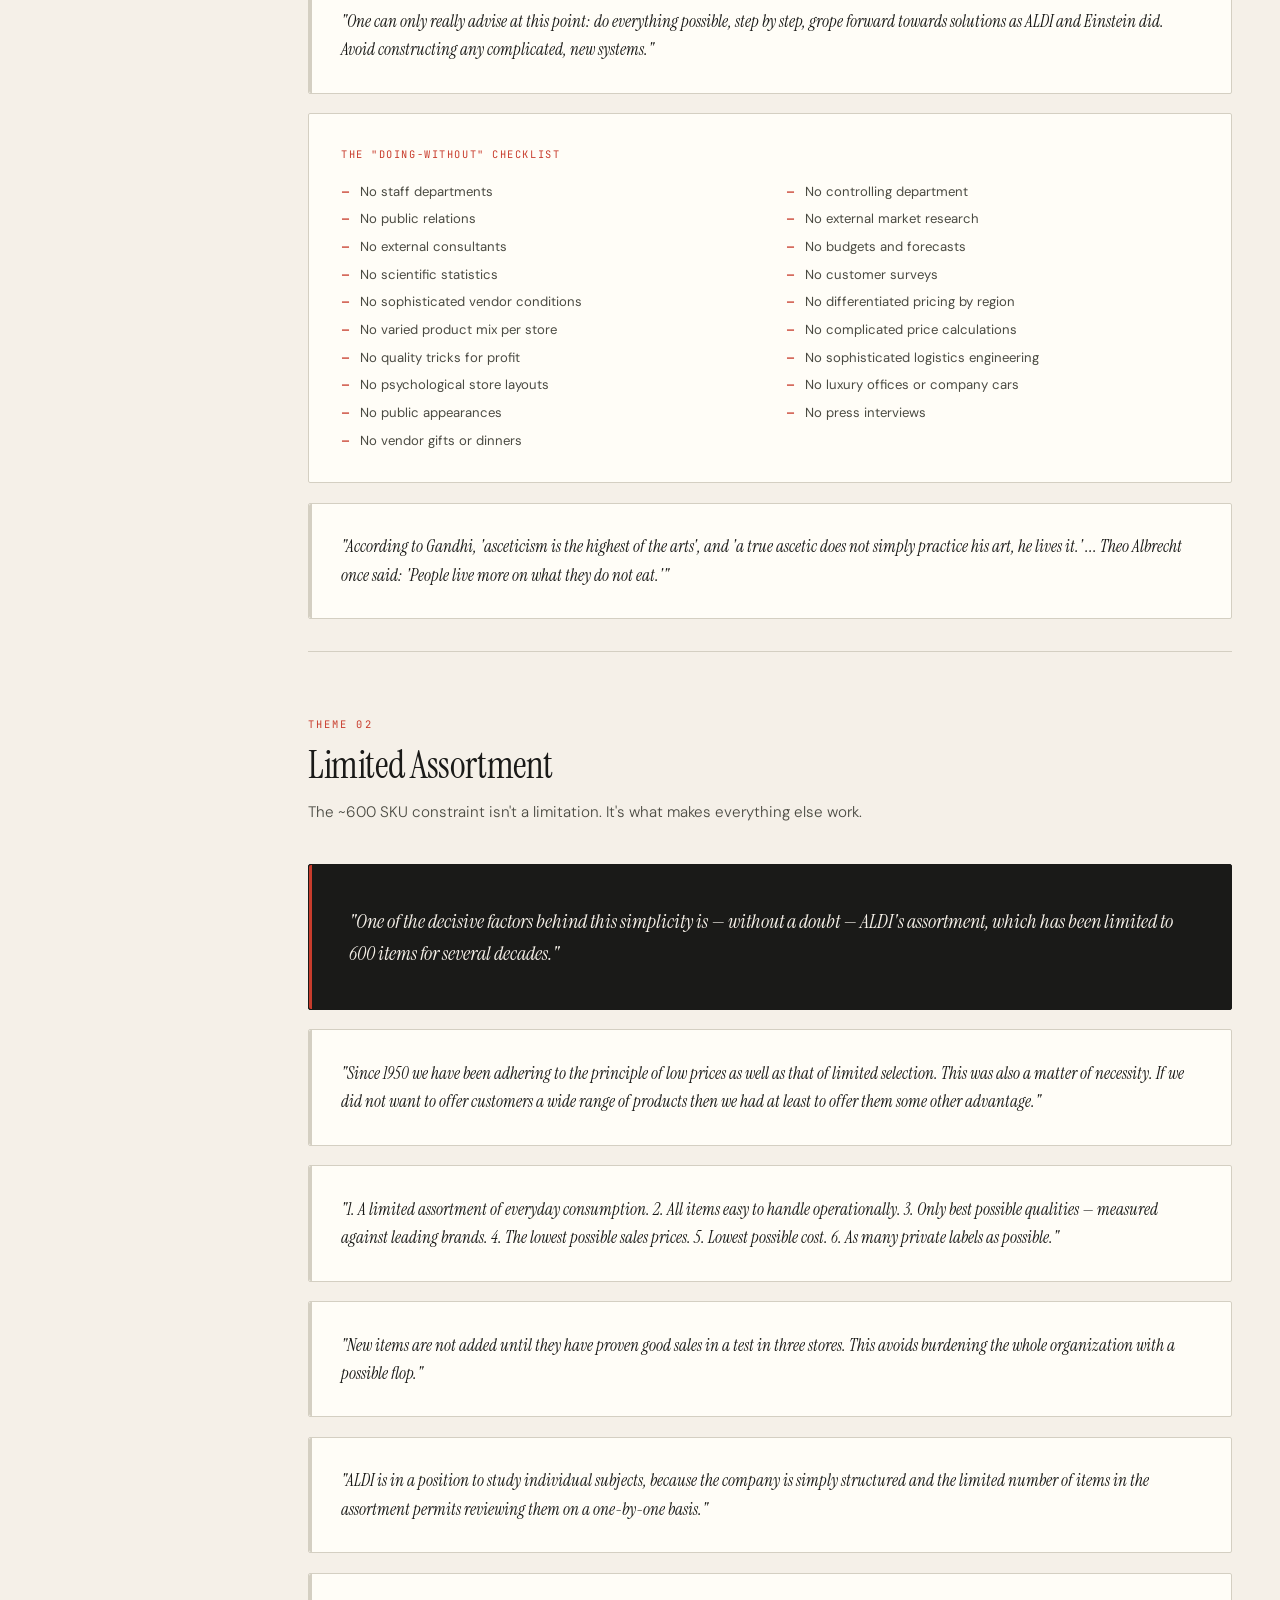
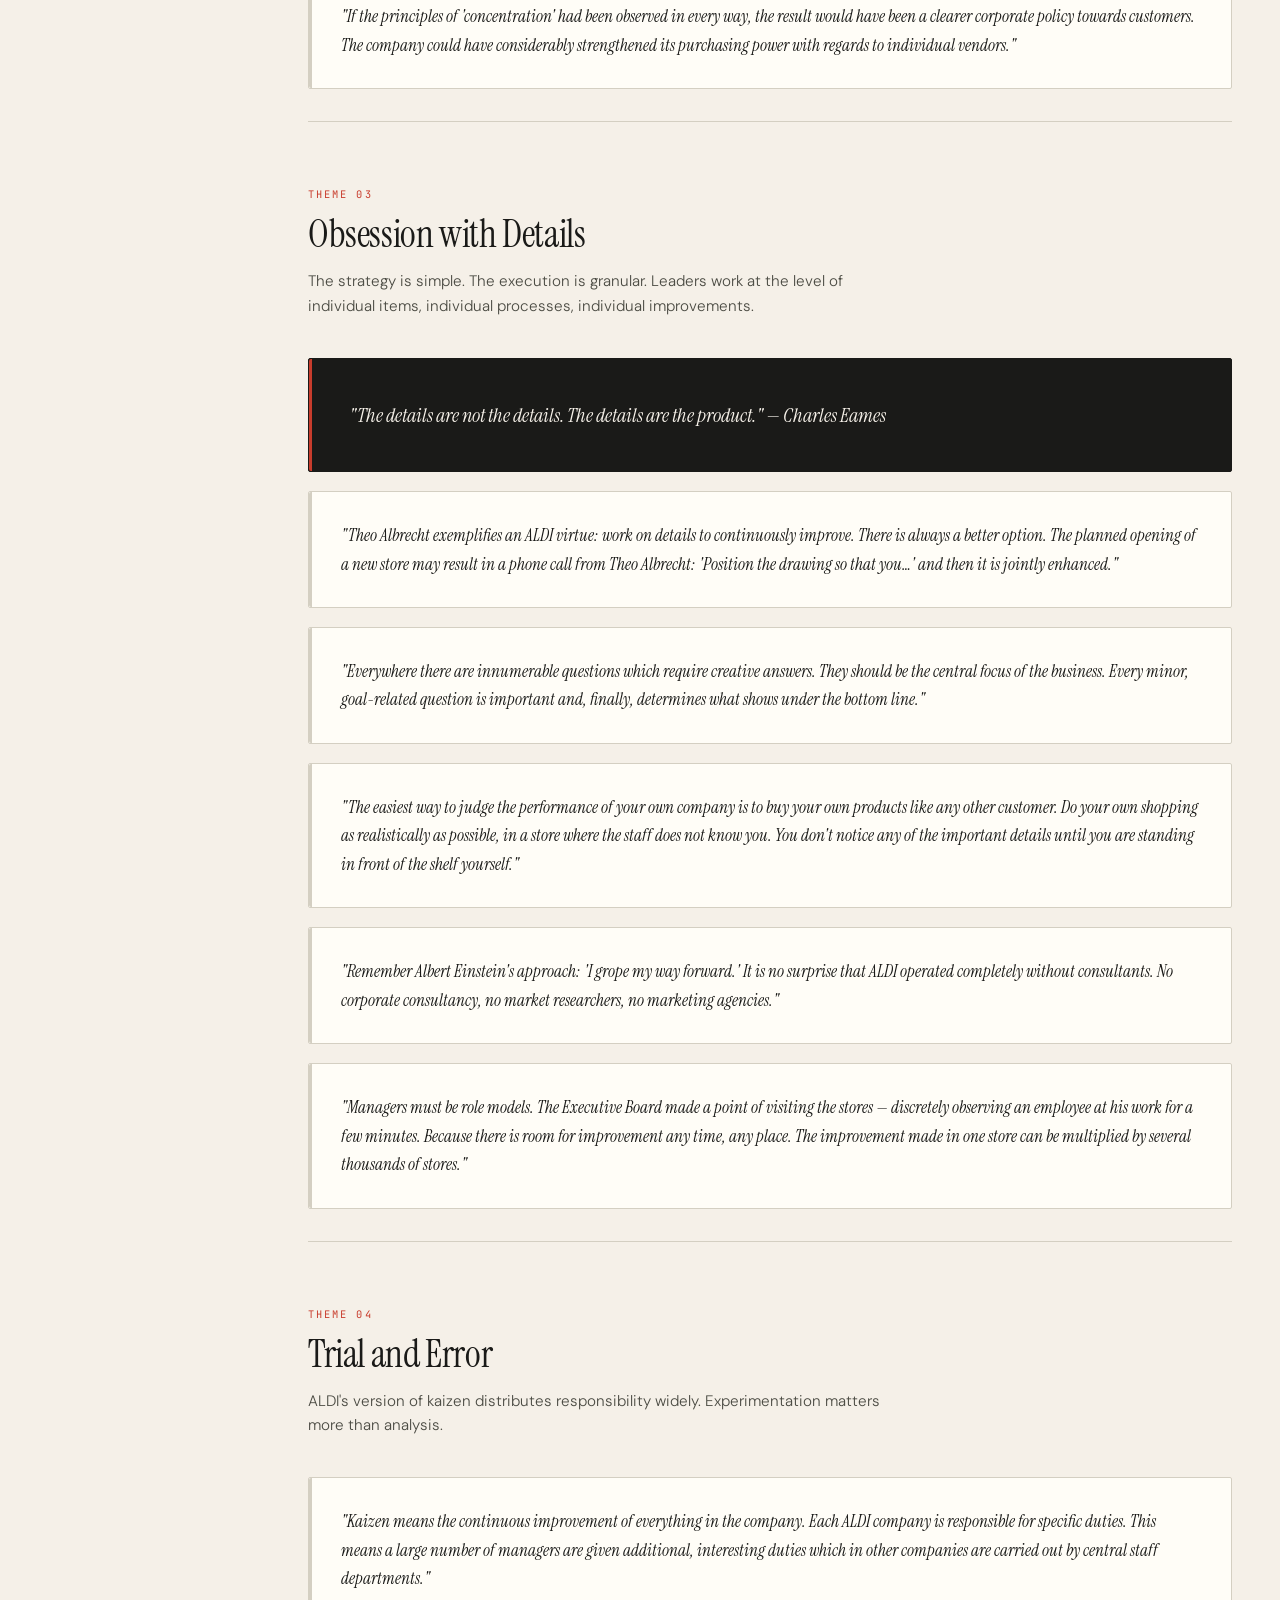
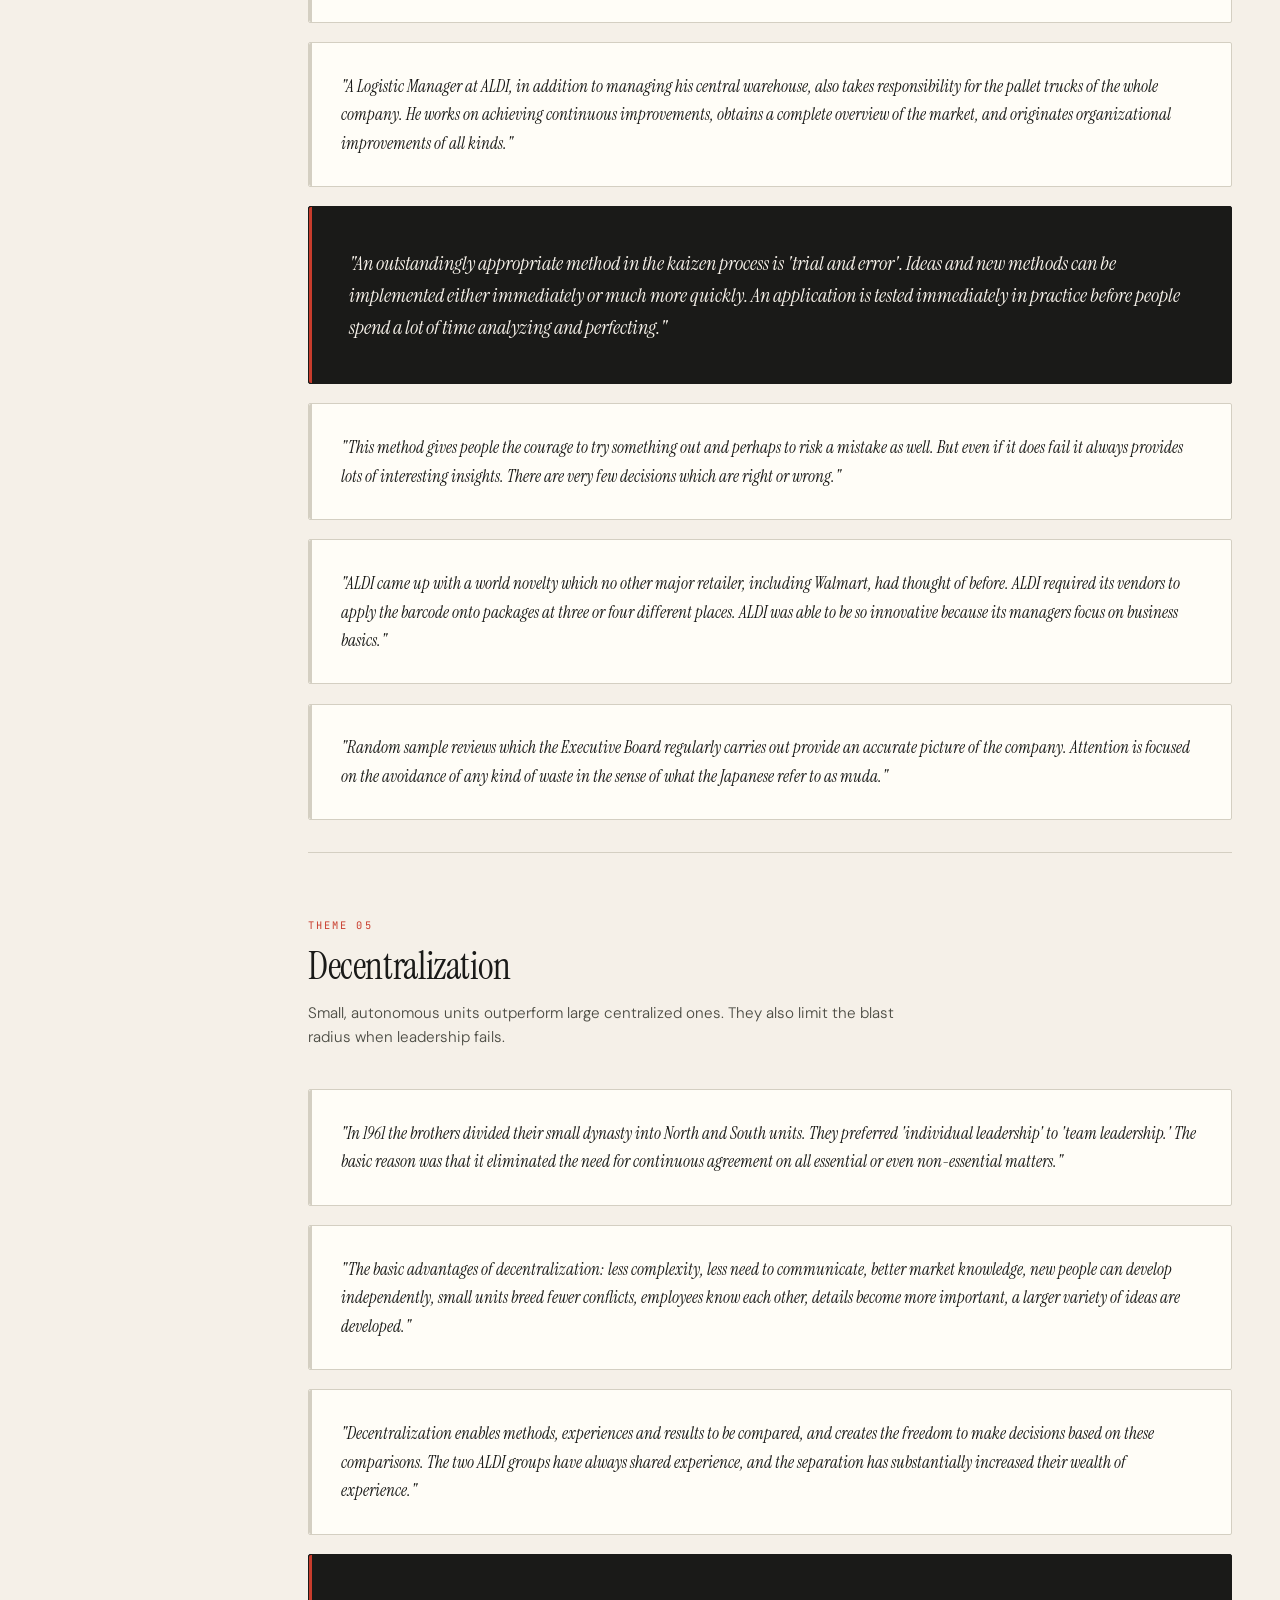
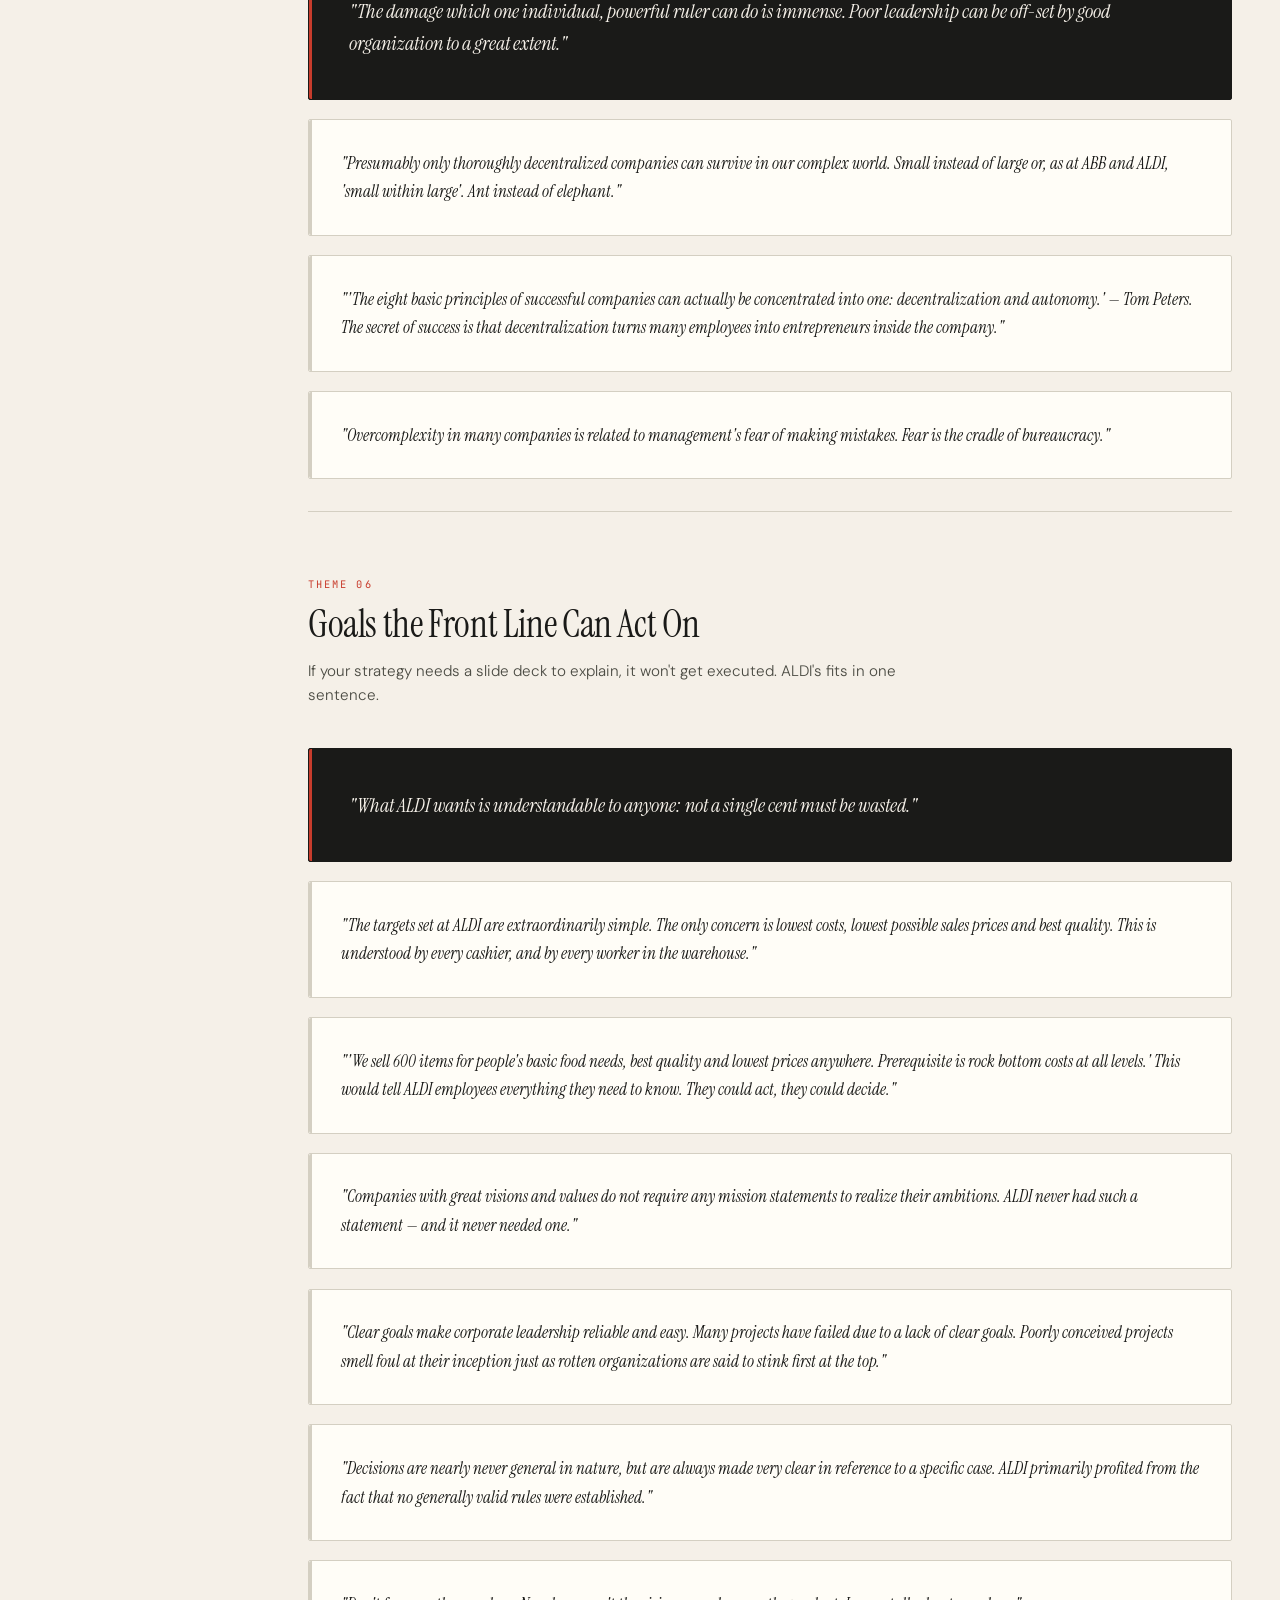
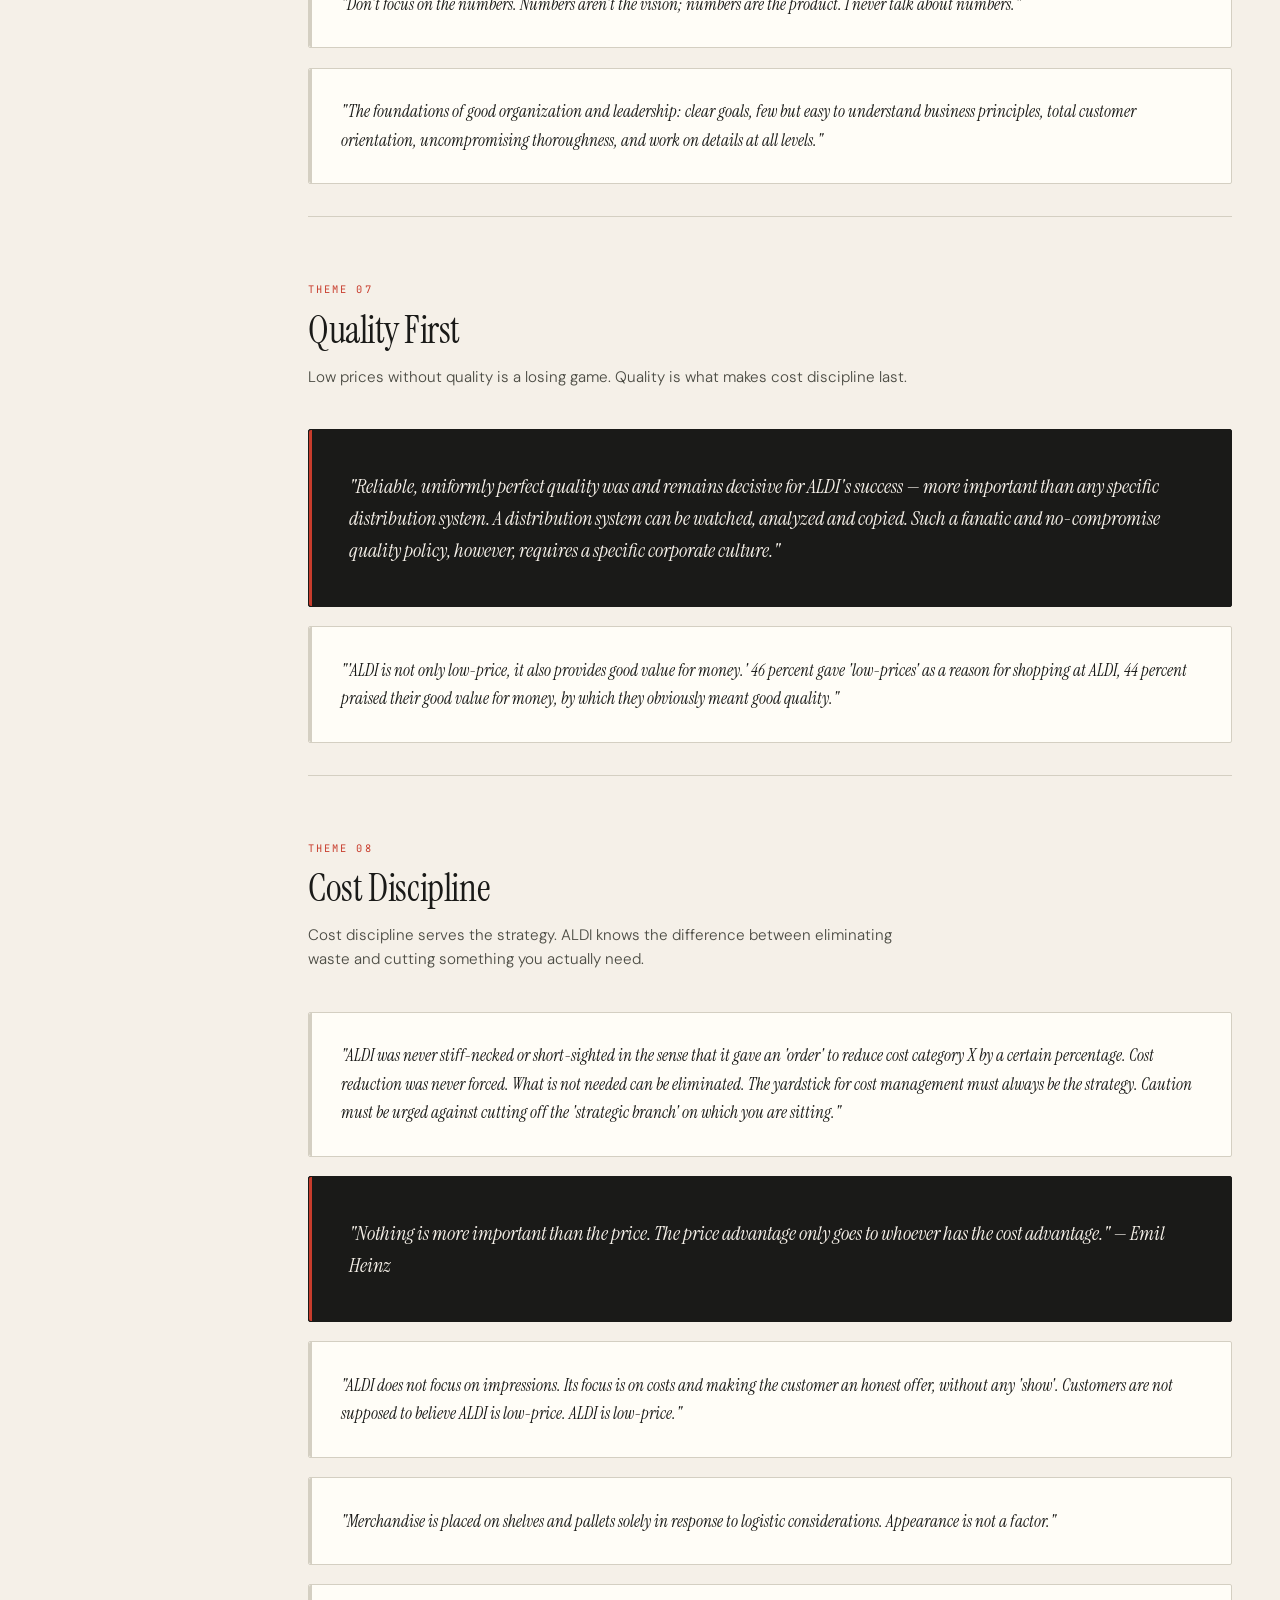
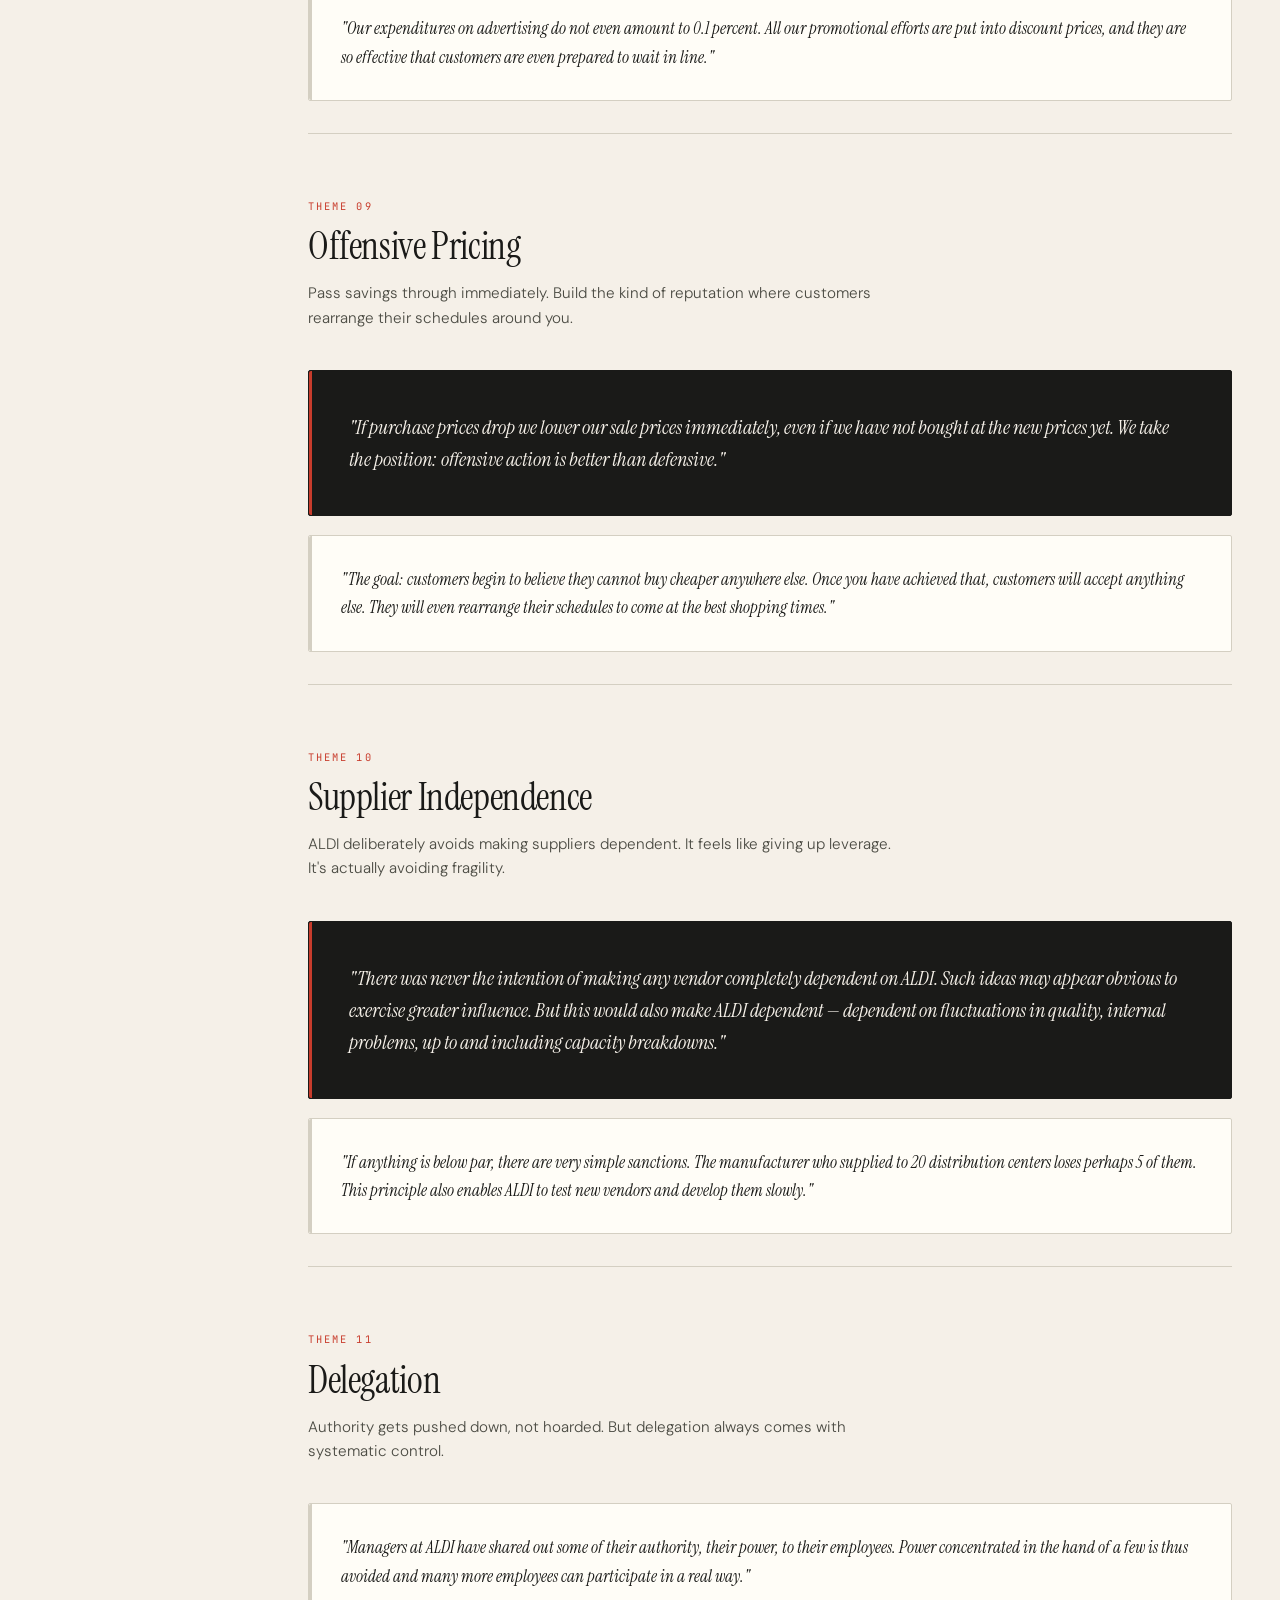
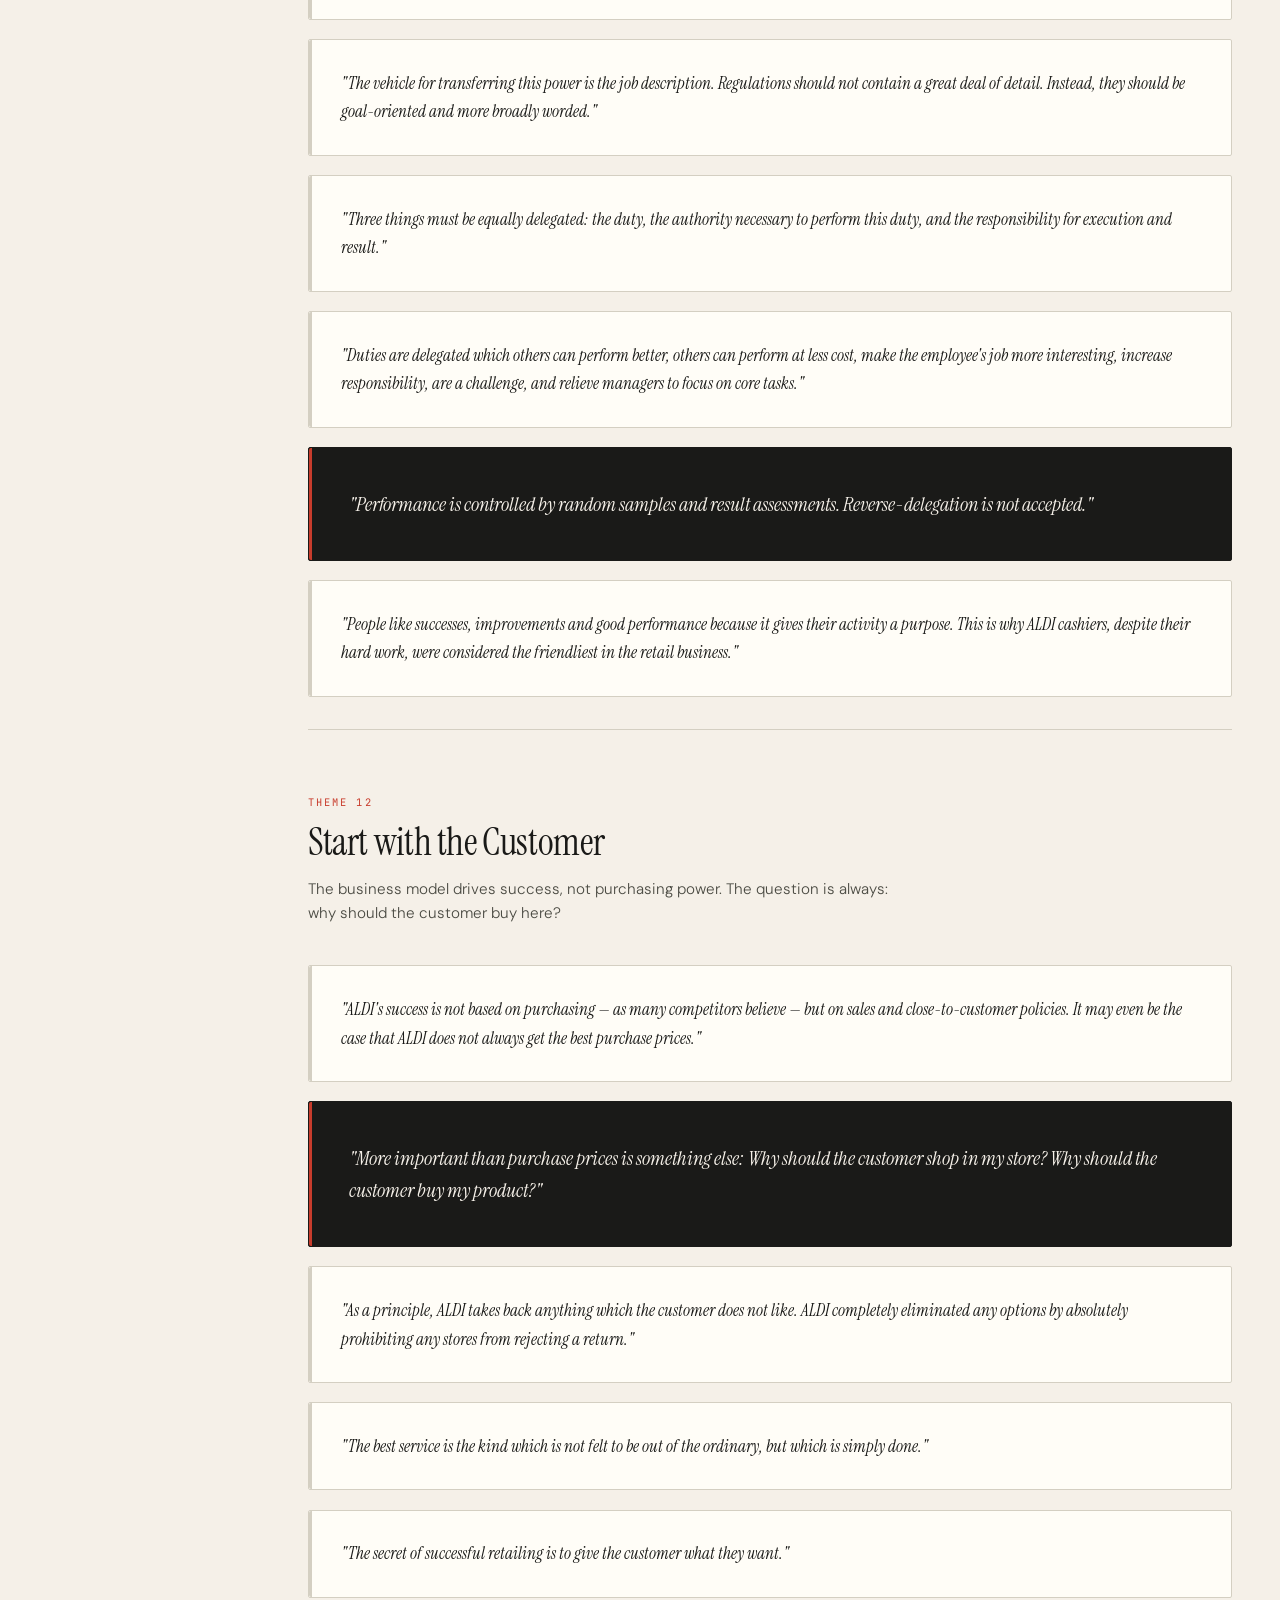
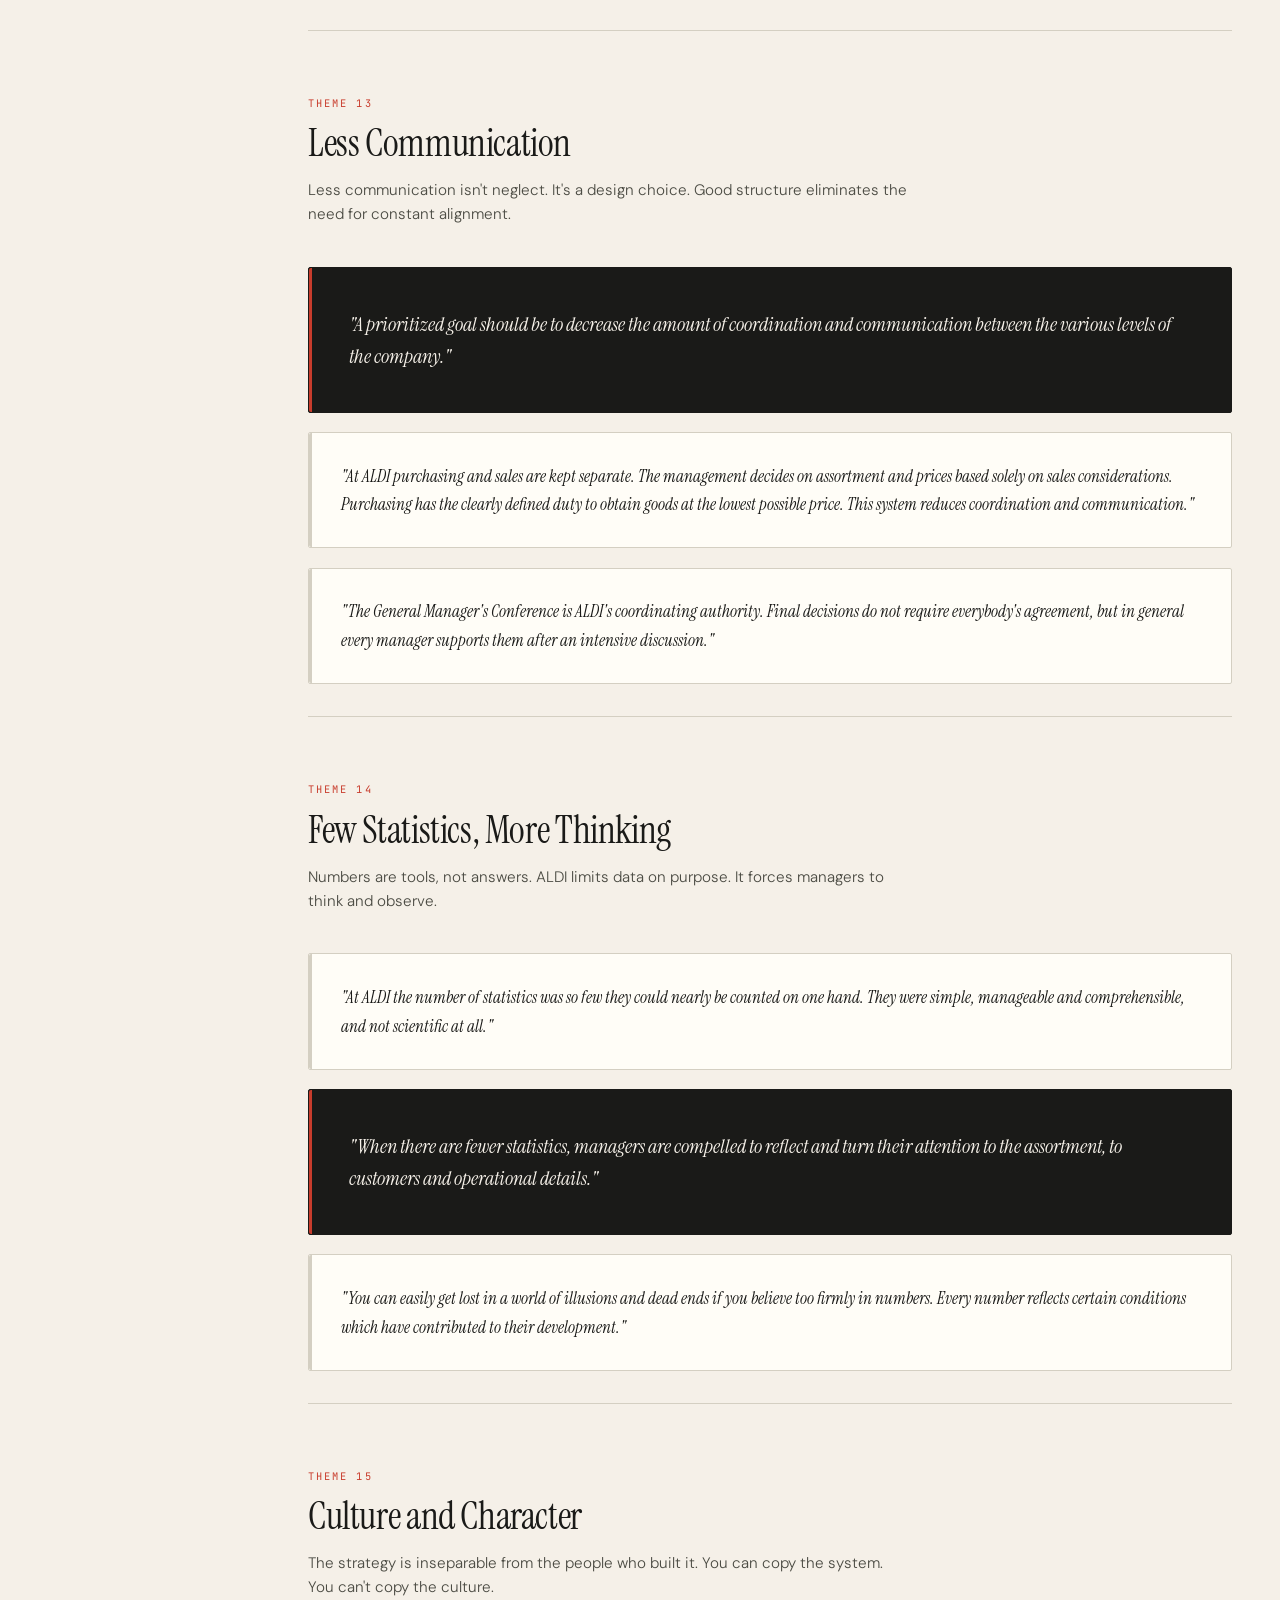
<file: discount-retail/bare-essentials-aldi.html>
<!DOCTYPE html>
<html lang="en">
<head>
<meta charset="UTF-8">
<meta name="viewport" content="width=device-width, initial-scale=1.0">
<link rel="icon" href="../favicon.svg" type="image/svg+xml">
<title>Bare Essentials — The ALDI Way of Retailing</title>
<meta name="description" content="Highlights from Bare Essentials: The ALDI Way of Retailing. Key quotes on simplicity, cost discipline, and the management principles behind ALDI's success.">
<meta property="og:title" content="Bare Essentials — The ALDI Way of Retailing">
<meta property="og:description" content="Highlights from Bare Essentials: The ALDI Way of Retailing. Key quotes on simplicity, cost discipline, and ALDI's management principles.">
<meta property="og:url" content="https://read.peterkang.com/discount-retail/bare-essentials-aldi.html">
<meta property="og:type" content="article">
<meta property="og:image" content="https://read.peterkang.com/discount-retail/bare-essentials-aldi-way.jpg">
<meta name="twitter:card" content="summary">
<meta name="twitter:title" content="Bare Essentials — The ALDI Way of Retailing">
<meta name="twitter:description" content="Highlights from Bare Essentials: The ALDI Way of Retailing. Key quotes on simplicity, cost discipline, and ALDI's management principles.">
<meta name="twitter:image" content="https://read.peterkang.com/discount-retail/bare-essentials-aldi-way.jpg">
<link rel="canonical" href="https://read.peterkang.com/discount-retail/bare-essentials-aldi.html">
<link rel="preconnect" href="https://fonts.googleapis.com">
<link rel="preconnect" href="https://fonts.gstatic.com" crossorigin>
<link href="https://fonts.googleapis.com/css2?family=Instrument+Serif:ital@0;1&family=DM+Sans:ital,opsz,wght@0,9..40,300;0,9..40,400;0,9..40,500;0,9..40,600;1,9..40,300;1,9..40,400&family=JetBrains+Mono:wght@400;500&display=swap" rel="stylesheet">
<link rel="stylesheet" href="styles.css">
<style>
  /* Page-specific styles — shared styles in styles.css */

  :root {
    --cream: #F5F0E8;
    --paper: #FFFDF7;
    --rule: #D4CFC2;
    --rule-dark: #B0AA98;
    --accent: #C83C2C;
    --accent-dark: #9E2E20;
    --aldi-blue: #1E3A5F;
    --aldi-blue-light: #2A5080;
    --highlight-bg: #FDF6E3;
    --nav-bg: #F0EBE0;
  }

  .hero {
    padding: 6rem 2rem 5rem;
  }

  .hero::before {
    content: '';
    position: absolute;
    inset: 0;
    background:
      radial-gradient(ellipse at 35% 40%, rgba(200,60,44,0.2) 0%, transparent 55%),
      radial-gradient(ellipse at 65% 60%, rgba(200,60,44,0.1) 0%, transparent 50%),
      repeating-linear-gradient(
        0deg,
        transparent,
        transparent 39px,
        rgba(255,253,247,0.03) 39px,
        rgba(255,253,247,0.03) 40px
      ),
      repeating-linear-gradient(
        90deg,
        transparent,
        transparent 39px,
        rgba(255,253,247,0.03) 39px,
        rgba(255,253,247,0.03) 40px
      );
  }

  .hero h1 {
    font-size: clamp(2.5rem, 5vw, 4.5rem);
    line-height: 0.95;
  }

  .hero h1 em {
    color: var(--accent);
  }

  .hero-cover {
    transform: rotate(-1.5deg);
  }

  .hero-prepared {
    font-size: 0.6rem;
    opacity: 0.5;
    margin-bottom: 4rem;
    margin-top: 0;
  }

  .hero-prepared a {
    color: #F2EDE4;
    transition: opacity 0.2s;
  }

  /* ── HERO STATS ── */
  .hero-stat-row {
    display: flex;
    gap: 3rem;
    position: relative;
    z-index: 1;
  }

  .hero-stat {
    text-align: center;
  }

  .hero-stat-num {
    font-family: var(--serif);
    font-size: 2.5rem;
    line-height: 1;
    color: var(--accent);
  }

  .hero-stat-label {
    font-size: 0.65rem;
    letter-spacing: 0.15em;
    text-transform: uppercase;
    opacity: 0.5;
    margin-top: 0.4rem;
  }

  /* ── SECTION TITLE OVERRIDE ── */
  .section-title {
    font-size: clamp(1.8rem, 3vw, 2.4rem);
    color: var(--ink);
    margin-bottom: 0.8rem;
  }

  /* ── FOOTER OVERRIDE ── */
  .page-footer {
    margin-top: 4rem;
  }

  .footer-text {
    letter-spacing: 0.15em;
  }

  /* ── MOBILE ── */
  @media (max-width: 900px) {
    .hero-stat-row {
      gap: 1.5rem;
      flex-wrap: wrap;
      justify-content: center;
    }
  }

  @media (max-width: 768px) {
    .hero-stat-num { font-size: 2rem; }
  }
</style>
<script type="application/ld+json">
[{
  "@context": "https://schema.org",
  "@type": "Article",
  "headline": "Bare Essentials — The ALDI Way of Retailing",
  "url": "https://read.peterkang.com/discount-retail/bare-essentials-aldi.html",
  "description": "Highlights from Bare Essentials: The ALDI Way of Retailing. Key quotes on simplicity, cost discipline, and the management principles behind ALDI's success.",
  "author": {
    "@type": "Person",
    "name": "Peter Kang",
    "url": "https://peterkang.com"
  },
  "about": {
    "@type": "Book",
    "name": "Bare Essentials: The ALDI Way of Retailing",
    "author": { "@type": "Person", "name": "Dieter Brandes" }
  },
  "isPartOf": {
    "@type": "WebSite",
    "name": "Reading Lessons",
    "url": "https://read.peterkang.com/"
  }
},
{
  "@context": "https://schema.org",
  "@type": "BreadcrumbList",
  "itemListElement": [
    { "@type": "ListItem", "position": 1, "name": "Reading Lessons", "item": "https://read.peterkang.com/" },
    { "@type": "ListItem", "position": 2, "name": "The Discount Philosophy", "item": "https://read.peterkang.com/discount-retail/" },
    { "@type": "ListItem", "position": 3, "name": "Bare Essentials" }
  ]
}]
</script>
</head>
<body>

<nav class="site-nav" id="siteNav">
  <div class="site-nav-inner">
    <div class="site-nav-left">
      <a href="../" class="site-nav-up">Library</a>
      <span class="site-nav-sep">/</span>
      <a href="index.html" class="site-nav-brand">The Discount Philosophy</a>
    </div>
    <div class="site-nav-links">
      <a href="index.html">Overview</a>
      <a href="bare-essentials-aldi.html" class="active">ALDI</a>
      <a href="becoming-trader-joe.html">Trader Joe&rsquo;s</a>
      <a href="agency-lessons.html">Agencies</a>
    </div>
  </div>
</nav>

<!-- HERO -->
<section class="hero">
  <div class="hero-number">Reading Lessons</div>
  <h1>Bare Essentials<em>The ALDI Way of Retailing</em></h1>
  <div class="hero-author">Nils Brandes &amp; Dieter Brandes</div>
  <img src="bare-essentials-aldi-way.jpg" alt="Bare Essentials book cover" class="hero-cover">
  <div class="hero-prepared"><a href="https://peterkang.com" target="_blank">Prepared by Peter Kang</a></div>
  <div class="hero-scroll">
    <span>Scroll</span>
    <div class="hero-scroll-line"></div>
  </div>
</section>

<!-- MOBILE NAV -->
<button class="mobile-nav-toggle" onclick="toggleMobileNav()" aria-label="Toggle navigation">&equiv;</button>
<div class="mobile-overlay" onclick="toggleMobileNav()"></div>

<div class="page-body">

  <!-- SIDEBAR -->
  <nav class="sidebar" id="sidebar">
    <div class="sidebar-label">Contents</div>
    <ul class="nav-list">
      <li class="nav-item"><a href="#intro"><span class="nav-num">&bull;</span> The Philosophy</a></li>
      <div class="nav-divider"></div>
      <li class="nav-item"><a href="#s1"><span class="nav-num">01</span> Radical Simplicity</a></li>
      <li class="nav-item"><a href="#s2"><span class="nav-num">02</span> Limited Assortment</a></li>
      <li class="nav-item"><a href="#s3"><span class="nav-num">03</span> Obsessive Details</a></li>
      <li class="nav-item"><a href="#s4"><span class="nav-num">04</span> Kaizen &amp; Trial/Error</a></li>
      <li class="nav-item"><a href="#s5"><span class="nav-num">05</span> Decentralization</a></li>
      <li class="nav-item"><a href="#s6"><span class="nav-num">06</span> Clear, Simple Goals</a></li>
      <li class="nav-item"><a href="#s7"><span class="nav-num">07</span> Quality Foundation</a></li>
      <li class="nav-item"><a href="#s8"><span class="nav-num">08</span> Cost Management</a></li>
      <li class="nav-item"><a href="#s9"><span class="nav-num">09</span> Offensive Pricing</a></li>
      <li class="nav-item"><a href="#s10"><span class="nav-num">10</span> Supplier Independence</a></li>
      <li class="nav-item"><a href="#s11"><span class="nav-num">11</span> Delegation</a></li>
      <li class="nav-item"><a href="#s12"><span class="nav-num">12</span> Customer-First</a></li>
      <li class="nav-item"><a href="#s13"><span class="nav-num">13</span> Less Communication</a></li>
      <li class="nav-item"><a href="#s14"><span class="nav-num">14</span> Few Statistics</a></li>
      <li class="nav-item"><a href="#s15"><span class="nav-num">15</span> Culture &amp; Character</a></li>
      <li class="nav-item"><a href="#s16"><span class="nav-num">16</span> Honest Mistakes</a></li>
      <div class="nav-divider"></div>
      <li class="nav-item"><a href="#takeaways"><span class="nav-num">&rarr;</span> Key Takeaways</a></li>
    </ul>
  </nav>

  <!-- MAIN -->
  <main class="main-content">

    <!-- INTRO -->
    <section class="intro-section" id="intro">
      <div class="intro-header fade-up">
        <div class="section-number">The Philosophy</div>
        <h2 class="section-title">What ALDI actually is</h2>
      </div>

      <p class="intro-lead fade-up">
        ALDI is not a discount grocery store. It's a <strong>management philosophy disguised as a retailer</strong>. Theo and Karl Albrecht built it in post-war Germany into one of the most profitable companies on earth. Their method was subtraction: fewer products, fewer people, fewer systems, fewer statistics, fewer meetings. Then fanatical execution on what remained.
      </p>

      <div class="intro-equation fade-up">
        <div class="intro-equation-text">
          <span class="eq-dim">~</span>600 SKUs <span class="eq-dim">&times;</span> best quality <span class="eq-dim">&times;</span> lowest cost <span class="eq-dim">=</span> <span class="eq-accent">unbeatable value</span>
        </div>
      </div>
      <p class="intro-oneliner fade-up">"Not a single cent must be wasted."</p>

      <div class="intro-pillars fade-up" style="margin-top: 2.5rem;">
        <div class="intro-pillar">
          <div class="intro-pillar-num">Principle 01</div>
          <div class="intro-pillar-title">Radical Simplicity</div>
          <div class="intro-pillar-desc">Cut everything that doesn't serve the customer. No marketing department, no consultants, no budgets, no complex systems. What's left moves faster and costs less.</div>
        </div>
        <div class="intro-pillar">
          <div class="intro-pillar-num">Principle 02</div>
          <div class="intro-pillar-title">Constraint as Engine</div>
          <div class="intro-pillar-desc">~600 products. One playbook. No exceptions. The constraint forces better quality control, stronger supplier relationships, and faster decisions. Customers always know what they're getting.</div>
        </div>
        <div class="intro-pillar">
          <div class="intro-pillar-num">Principle 03</div>
          <div class="intro-pillar-title">Decentralize Everything</div>
          <div class="intro-pillar-desc">Small units that share learnings but decide for themselves. Less coordination overhead. More internal entrepreneurs. And when one leader fails, the damage stays contained.</div>
        </div>
        <div class="intro-pillar">
          <div class="intro-pillar-num">Principle 04</div>
          <div class="intro-pillar-title">Details Are the Product</div>
          <div class="intro-pillar-desc">Founders called stores about pallet placement. Executives shopped their own stores without being recognized. Random sample audits replaced permanent controls. The work is the details.</div>
        </div>
        <div class="intro-pillar">
          <div class="intro-pillar-num">Principle 05</div>
          <div class="intro-pillar-title">Quality Before Price</div>
          <div class="intro-pillar-desc">Low prices without quality is a race to zero. ALDI measures its products against leading brands and never compromises for margin. That's what makes the cost discipline last and keeps customers coming back.</div>
        </div>
        <div class="intro-pillar">
          <div class="intro-pillar-num">Principle 06</div>
          <div class="intro-pillar-title">Goals Everyone Can Act On</div>
          <div class="intro-pillar-desc">Every cashier and warehouse worker can state ALDI's strategy. No mission statements. No slide decks. If the front line can't act on your goals without asking permission, you don't have goals. You have wishes.</div>
        </div>
      </div>

      <div class="intro-context fade-up">
        <div class="intro-context-block">
          <div class="intro-context-label">The Book</div>
          <div class="intro-context-text"><em>Bare Essentials: The ALDI Way of Retailing</em> by Nils Brandes and Dieter Brandes. Both worked with the Albrecht family. This isn't a business school case study. It's a practitioner's account of how the system works at the level of daily decisions.</div>
        </div>
        <div class="intro-context-block">
          <div class="intro-context-label">How to Read This</div>
          <div class="intro-context-text">58 highlights organized into 16 themes. Each theme has the original quotes and context. Use the sidebar to jump between themes. The 14 takeaways at the end pull out the lessons that apply beyond retail.</div>
        </div>
      </div>
    </section>

    <!-- 1. RADICAL SIMPLICITY -->
    <section class="theme-section" id="s1">
      <div class="section-header fade-up">
        <div class="section-number">Theme 01</div>
        <h2 class="section-title">Radical Simplicity</h2>
        <p class="section-subtitle">At ALDI, simplicity isn't a tactic. It's the operating system. Every decision gets filtered through one question: is this the simplest way?</p>
      </div>
      <div class="quotes-container">
        <div class="quote-card featured fade-up">
          <div class="quote-text">"ALDI was a success because it focused on simple questions. 'Back to basics,' as Tom Peters and Robert Waterman demand. In fact it is quite simple: expenses can only be covered by customer sales. The customer pays for and finances everything."</div>
        </div>
        <div class="quote-card fade-up">
          <div class="quote-text">"In their book In Search of Excellence, Peters and Waterman promote the KISS approach, or 'Keep It Simple, Stupid!'. An acronym seemingly created to describe how ALDI operates. ALDI people are doers. Everything is tried out, as fast as possible. They don't get tied down in endless, in-depth analysis."</div>
        </div>
        <div class="quote-card fade-up">
          <div class="quote-text">"Simplicity makes companies quicker. Time is probably the most precious resource available."</div>
        </div>
        <div class="quote-card fade-up">
          <div class="quote-text">"The simpler an organization is, the better it can perform. Simplicity requires less management capacity &mdash; at least in terms of quantity."</div>
        </div>
        <div class="quote-card fade-up">
          <div class="quote-text">"An organization should be designed in a simple way and easy to understand, featuring flat hierarchies and simple business procedures. This results in positive cost structures and a reduction of coordination, and requires only a minimum of necessary communication between the members of the organization."</div>
        </div>
        <div class="quote-card fade-up">
          <div class="quote-text">"One can only really advise at this point: do everything possible, step by step, grope forward towards solutions as ALDI and Einstein did. Avoid constructing any complicated, new systems."</div>
        </div>
        <div class="checklist-card fade-up">
          <div class="checklist-title">The "Doing-Without" Checklist</div>
          <ul class="checklist">
            <li>No staff departments</li>
            <li>No controlling department</li>
            <li>No public relations</li>
            <li>No external market research</li>
            <li>No external consultants</li>
            <li>No budgets and forecasts</li>
            <li>No scientific statistics</li>
            <li>No customer surveys</li>
            <li>No sophisticated vendor conditions</li>
            <li>No differentiated pricing by region</li>
            <li>No varied product mix per store</li>
            <li>No complicated price calculations</li>
            <li>No quality tricks for profit</li>
            <li>No sophisticated logistics engineering</li>
            <li>No psychological store layouts</li>
            <li>No luxury offices or company cars</li>
            <li>No public appearances</li>
            <li>No press interviews</li>
            <li>No vendor gifts or dinners</li>
          </ul>
        </div>
        <div class="quote-card fade-up">
          <div class="quote-text">"According to Gandhi, 'asceticism is the highest of the arts', and 'a true ascetic does not simply practice his art, he lives it.' ... Theo Albrecht once said: 'People live more on what they do not eat.'"</div>
        </div>
      </div>
    </section>

    <!-- 2. LIMITED ASSORTMENT -->
    <section class="theme-section" id="s2">
      <div class="section-header fade-up">
        <div class="section-number">Theme 02</div>
        <h2 class="section-title">Limited Assortment</h2>
        <p class="section-subtitle">The ~600 SKU constraint isn't a limitation. It's what makes everything else work.</p>
      </div>
      <div class="quotes-container">
        <div class="quote-card featured fade-up">
          <div class="quote-text">"One of the decisive factors behind this simplicity is &mdash; without a doubt &mdash; ALDI's assortment, which has been limited to 600 items for several decades."</div>
        </div>
        <div class="quote-card fade-up">
          <div class="quote-text">"Since 1950 we have been adhering to the principle of low prices as well as that of limited selection. This was also a matter of necessity. If we did not want to offer customers a wide range of products then we had at least to offer them some other advantage."</div>
        </div>
        <div class="quote-card fade-up">
          <div class="quote-text">"1. A limited assortment of everyday consumption. 2. All items easy to handle operationally. 3. Only best possible qualities &mdash; measured against leading brands. 4. The lowest possible sales prices. 5. Lowest possible cost. 6. As many private labels as possible."</div>
        </div>
        <div class="quote-card fade-up">
          <div class="quote-text">"New items are not added until they have proven good sales in a test in three stores. This avoids burdening the whole organization with a possible flop."</div>
        </div>
        <div class="quote-card fade-up">
          <div class="quote-text">"ALDI is in a position to study individual subjects, because the company is simply structured and the limited number of items in the assortment permits reviewing them on a one-by-one basis."</div>
        </div>
        <div class="quote-card fade-up">
          <div class="quote-text">"If the principles of 'concentration' had been observed in every way, the result would have been a clearer corporate policy towards customers. The company could have considerably strengthened its purchasing power with regards to individual vendors."</div>
        </div>
      </div>
    </section>

    <!-- 3. OBSESSIVE DETAILS -->
    <section class="theme-section" id="s3">
      <div class="section-header fade-up">
        <div class="section-number">Theme 03</div>
        <h2 class="section-title">Obsession with Details</h2>
        <p class="section-subtitle">The strategy is simple. The execution is granular. Leaders work at the level of individual items, individual processes, individual improvements.</p>
      </div>
      <div class="quotes-container">
        <div class="quote-card featured fade-up">
          <div class="quote-text">"The details are not the details. The details are the product." &mdash; Charles Eames</div>
        </div>
        <div class="quote-card fade-up">
          <div class="quote-text">"Theo Albrecht exemplifies an ALDI virtue: work on details to continuously improve. There is always a better option. The planned opening of a new store may result in a phone call from Theo Albrecht: 'Position the drawing so that you&hellip;' and then it is jointly enhanced."</div>
        </div>
        <div class="quote-card fade-up">
          <div class="quote-text">"Everywhere there are innumerable questions which require creative answers. They should be the central focus of the business. Every minor, goal-related question is important and, finally, determines what shows under the bottom line."</div>
        </div>
        <div class="quote-card fade-up">
          <div class="quote-text">"The easiest way to judge the performance of your own company is to buy your own products like any other customer. Do your own shopping as realistically as possible, in a store where the staff does not know you. You don't notice any of the important details until you are standing in front of the shelf yourself."</div>
        </div>
        <div class="quote-card fade-up">
          <div class="quote-text">"Remember Albert Einstein's approach: 'I grope my way forward.' It is no surprise that ALDI operated completely without consultants. No corporate consultancy, no market researchers, no marketing agencies."</div>
        </div>
        <div class="quote-card fade-up">
          <div class="quote-text">"Managers must be role models. The Executive Board made a point of visiting the stores &mdash; discretely observing an employee at his work for a few minutes. Because there is room for improvement any time, any place. The improvement made in one store can be multiplied by several thousands of stores."</div>
        </div>
      </div>
    </section>

    <!-- 4. KAIZEN -->
    <section class="theme-section" id="s4">
      <div class="section-header fade-up">
        <div class="section-number">Theme 04</div>
        <h2 class="section-title">Trial and Error</h2>
        <p class="section-subtitle">ALDI's version of kaizen distributes responsibility widely. Experimentation matters more than analysis.</p>
      </div>
      <div class="quotes-container">
        <div class="quote-card fade-up">
          <div class="quote-text">"Kaizen means the continuous improvement of everything in the company. Each ALDI company is responsible for specific duties. This means a large number of managers are given additional, interesting duties which in other companies are carried out by central staff departments."</div>
        </div>
        <div class="quote-card fade-up">
          <div class="quote-text">"A Logistic Manager at ALDI, in addition to managing his central warehouse, also takes responsibility for the pallet trucks of the whole company. He works on achieving continuous improvements, obtains a complete overview of the market, and originates organizational improvements of all kinds."</div>
        </div>
        <div class="quote-card featured fade-up">
          <div class="quote-text">"An outstandingly appropriate method in the kaizen process is 'trial and error'. Ideas and new methods can be implemented either immediately or much more quickly. An application is tested immediately in practice before people spend a lot of time analyzing and perfecting."</div>
        </div>
        <div class="quote-card fade-up">
          <div class="quote-text">"This method gives people the courage to try something out and perhaps to risk a mistake as well. But even if it does fail it always provides lots of interesting insights. There are very few decisions which are right or wrong."</div>
        </div>
        <div class="quote-card fade-up">
          <div class="quote-text">"ALDI came up with a world novelty which no other major retailer, including Walmart, had thought of before. ALDI required its vendors to apply the barcode onto packages at three or four different places. ALDI was able to be so innovative because its managers focus on business basics."</div>
        </div>
        <div class="quote-card fade-up">
          <div class="quote-text">"Random sample reviews which the Executive Board regularly carries out provide an accurate picture of the company. Attention is focused on the avoidance of any kind of waste in the sense of what the Japanese refer to as muda."</div>
        </div>
      </div>
    </section>

    <!-- 5. DECENTRALIZATION -->
    <section class="theme-section" id="s5">
      <div class="section-header fade-up">
        <div class="section-number">Theme 05</div>
        <h2 class="section-title">Decentralization</h2>
        <p class="section-subtitle">Small, autonomous units outperform large centralized ones. They also limit the blast radius when leadership fails.</p>
      </div>
      <div class="quotes-container">
        <div class="quote-card fade-up">
          <div class="quote-text">"In 1961 the brothers divided their small dynasty into North and South units. They preferred 'individual leadership' to 'team leadership.' The basic reason was that it eliminated the need for continuous agreement on all essential or even non-essential matters."</div>
        </div>
        <div class="quote-card fade-up">
          <div class="quote-text">"The basic advantages of decentralization: less complexity, less need to communicate, better market knowledge, new people can develop independently, small units breed fewer conflicts, employees know each other, details become more important, a larger variety of ideas are developed."</div>
        </div>
        <div class="quote-card fade-up">
          <div class="quote-text">"Decentralization enables methods, experiences and results to be compared, and creates the freedom to make decisions based on these comparisons. The two ALDI groups have always shared experience, and the separation has substantially increased their wealth of experience."</div>
        </div>
        <div class="quote-card featured fade-up">
          <div class="quote-text">"The damage which one individual, powerful ruler can do is immense. Poor leadership can be off-set by good organization to a great extent."</div>
        </div>
        <div class="quote-card fade-up">
          <div class="quote-text">"Presumably only thoroughly decentralized companies can survive in our complex world. Small instead of large or, as at ABB and ALDI, 'small within large'. Ant instead of elephant."</div>
        </div>
        <div class="quote-card fade-up">
          <div class="quote-text">"'The eight basic principles of successful companies can actually be concentrated into one: decentralization and autonomy.' &mdash; Tom Peters. The secret of success is that decentralization turns many employees into entrepreneurs inside the company."</div>
        </div>
        <div class="quote-card fade-up">
          <div class="quote-text">"Overcomplexity in many companies is related to management's fear of making mistakes. Fear is the cradle of bureaucracy."</div>
        </div>
      </div>
    </section>

    <!-- 6. CLEAR GOALS -->
    <section class="theme-section" id="s6">
      <div class="section-header fade-up">
        <div class="section-number">Theme 06</div>
        <h2 class="section-title">Goals the Front Line Can Act On</h2>
        <p class="section-subtitle">If your strategy needs a slide deck to explain, it won't get executed. ALDI's fits in one sentence.</p>
      </div>
      <div class="quotes-container">
        <div class="quote-card featured fade-up">
          <div class="quote-text">"What ALDI wants is understandable to anyone: not a single cent must be wasted."</div>
        </div>
        <div class="quote-card fade-up">
          <div class="quote-text">"The targets set at ALDI are extraordinarily simple. The only concern is lowest costs, lowest possible sales prices and best quality. This is understood by every cashier, and by every worker in the warehouse."</div>
        </div>
        <div class="quote-card fade-up">
          <div class="quote-text">"'We sell 600 items for people's basic food needs, best quality and lowest prices anywhere. Prerequisite is rock bottom costs at all levels.' This would tell ALDI employees everything they need to know. They could act, they could decide."</div>
        </div>
        <div class="quote-card fade-up">
          <div class="quote-text">"Companies with great visions and values do not require any mission statements to realize their ambitions. ALDI never had such a statement &mdash; and it never needed one."</div>
        </div>
        <div class="quote-card fade-up">
          <div class="quote-text">"Clear goals make corporate leadership reliable and easy. Many projects have failed due to a lack of clear goals. Poorly conceived projects smell foul at their inception just as rotten organizations are said to stink first at the top."</div>
        </div>
        <div class="quote-card fade-up">
          <div class="quote-text">"Decisions are nearly never general in nature, but are always made very clear in reference to a specific case. ALDI primarily profited from the fact that no generally valid rules were established."</div>
        </div>
        <div class="quote-card fade-up">
          <div class="quote-text">"Don't focus on the numbers. Numbers aren't the vision; numbers are the product. I never talk about numbers."</div>
        </div>
        <div class="quote-card fade-up">
          <div class="quote-text">"The foundations of good organization and leadership: clear goals, few but easy to understand business principles, total customer orientation, uncompromising thoroughness, and work on details at all levels."</div>
        </div>
      </div>
    </section>

    <!-- 7. QUALITY -->
    <section class="theme-section" id="s7">
      <div class="section-header fade-up">
        <div class="section-number">Theme 07</div>
        <h2 class="section-title">Quality First</h2>
        <p class="section-subtitle">Low prices without quality is a losing game. Quality is what makes cost discipline last.</p>
      </div>
      <div class="quotes-container">
        <div class="quote-card featured fade-up">
          <div class="quote-text">"Reliable, uniformly perfect quality was and remains decisive for ALDI's success &mdash; more important than any specific distribution system. A distribution system can be watched, analyzed and copied. Such a fanatic and no-compromise quality policy, however, requires a specific corporate culture."</div>
        </div>
        <div class="quote-card fade-up">
          <div class="quote-text">"'ALDI is not only low-price, it also provides good value for money.' 46 percent gave 'low-prices' as a reason for shopping at ALDI, 44 percent praised their good value for money, by which they obviously meant good quality."</div>
        </div>
      </div>
    </section>

    <!-- 8. COST MANAGEMENT -->
    <section class="theme-section" id="s8">
      <div class="section-header fade-up">
        <div class="section-number">Theme 08</div>
        <h2 class="section-title">Cost Discipline</h2>
        <p class="section-subtitle">Cost discipline serves the strategy. ALDI knows the difference between eliminating waste and cutting something you actually need.</p>
      </div>
      <div class="quotes-container">
        <div class="quote-card fade-up">
          <div class="quote-text">"ALDI was never stiff-necked or short-sighted in the sense that it gave an 'order' to reduce cost category X by a certain percentage. Cost reduction was never forced. What is not needed can be eliminated. The yardstick for cost management must always be the strategy. Caution must be urged against cutting off the 'strategic branch' on which you are sitting."</div>
        </div>
        <div class="quote-card featured fade-up">
          <div class="quote-text">"Nothing is more important than the price. The price advantage only goes to whoever has the cost advantage." &mdash; Emil Heinz</div>
        </div>
        <div class="quote-card fade-up">
          <div class="quote-text">"ALDI does not focus on impressions. Its focus is on costs and making the customer an honest offer, without any 'show'. Customers are not supposed to believe ALDI is low-price. ALDI is low-price."</div>
        </div>
        <div class="quote-card fade-up">
          <div class="quote-text">"Merchandise is placed on shelves and pallets solely in response to logistic considerations. Appearance is not a factor."</div>
        </div>
        <div class="quote-card fade-up">
          <div class="quote-text">"Our expenditures on advertising do not even amount to 0.1 percent. All our promotional efforts are put into discount prices, and they are so effective that customers are even prepared to wait in line."</div>
        </div>
      </div>
    </section>

    <!-- 9. PRICING -->
    <section class="theme-section" id="s9">
      <div class="section-header fade-up">
        <div class="section-number">Theme 09</div>
        <h2 class="section-title">Offensive Pricing</h2>
        <p class="section-subtitle">Pass savings through immediately. Build the kind of reputation where customers rearrange their schedules around you.</p>
      </div>
      <div class="quotes-container">
        <div class="quote-card featured fade-up">
          <div class="quote-text">"If purchase prices drop we lower our sale prices immediately, even if we have not bought at the new prices yet. We take the position: offensive action is better than defensive."</div>
        </div>
        <div class="quote-card fade-up">
          <div class="quote-text">"The goal: customers begin to believe they cannot buy cheaper anywhere else. Once you have achieved that, customers will accept anything else. They will even rearrange their schedules to come at the best shopping times."</div>
        </div>
      </div>
    </section>

    <!-- 10. SUPPLIER INDEPENDENCE -->
    <section class="theme-section" id="s10">
      <div class="section-header fade-up">
        <div class="section-number">Theme 10</div>
        <h2 class="section-title">Supplier Independence</h2>
        <p class="section-subtitle">ALDI deliberately avoids making suppliers dependent. It feels like giving up leverage. It's actually avoiding fragility.</p>
      </div>
      <div class="quotes-container">
        <div class="quote-card featured fade-up">
          <div class="quote-text">"There was never the intention of making any vendor completely dependent on ALDI. Such ideas may appear obvious to exercise greater influence. But this would also make ALDI dependent &mdash; dependent on fluctuations in quality, internal problems, up to and including capacity breakdowns."</div>
        </div>
        <div class="quote-card fade-up">
          <div class="quote-text">"If anything is below par, there are very simple sanctions. The manufacturer who supplied to 20 distribution centers loses perhaps 5 of them. This principle also enables ALDI to test new vendors and develop them slowly."</div>
        </div>
      </div>
    </section>

    <!-- 11. DELEGATION -->
    <section class="theme-section" id="s11">
      <div class="section-header fade-up">
        <div class="section-number">Theme 11</div>
        <h2 class="section-title">Delegation</h2>
        <p class="section-subtitle">Authority gets pushed down, not hoarded. But delegation always comes with systematic control.</p>
      </div>
      <div class="quotes-container">
        <div class="quote-card fade-up">
          <div class="quote-text">"Managers at ALDI have shared out some of their authority, their power, to their employees. Power concentrated in the hand of a few is thus avoided and many more employees can participate in a real way."</div>
        </div>
        <div class="quote-card fade-up">
          <div class="quote-text">"The vehicle for transferring this power is the job description. Regulations should not contain a great deal of detail. Instead, they should be goal-oriented and more broadly worded."</div>
        </div>
        <div class="quote-card fade-up">
          <div class="quote-text">"Three things must be equally delegated: the duty, the authority necessary to perform this duty, and the responsibility for execution and result."</div>
        </div>
        <div class="quote-card fade-up">
          <div class="quote-text">"Duties are delegated which others can perform better, others can perform at less cost, make the employee's job more interesting, increase responsibility, are a challenge, and relieve managers to focus on core tasks."</div>
        </div>
        <div class="quote-card featured fade-up">
          <div class="quote-text">"Performance is controlled by random samples and result assessments. Reverse-delegation is not accepted."</div>
        </div>
        <div class="quote-card fade-up">
          <div class="quote-text">"People like successes, improvements and good performance because it gives their activity a purpose. This is why ALDI cashiers, despite their hard work, were considered the friendliest in the retail business."</div>
        </div>
      </div>
    </section>

    <!-- 12. CUSTOMER-FIRST -->
    <section class="theme-section" id="s12">
      <div class="section-header fade-up">
        <div class="section-number">Theme 12</div>
        <h2 class="section-title">Start with the Customer</h2>
        <p class="section-subtitle">The business model drives success, not purchasing power. The question is always: why should the customer buy here?</p>
      </div>
      <div class="quotes-container">
        <div class="quote-card fade-up">
          <div class="quote-text">"ALDI's success is not based on purchasing &mdash; as many competitors believe &mdash; but on sales and close-to-customer policies. It may even be the case that ALDI does not always get the best purchase prices."</div>
        </div>
        <div class="quote-card featured fade-up">
          <div class="quote-text">"More important than purchase prices is something else: Why should the customer shop in my store? Why should the customer buy my product?"</div>
        </div>
        <div class="quote-card fade-up">
          <div class="quote-text">"As a principle, ALDI takes back anything which the customer does not like. ALDI completely eliminated any options by absolutely prohibiting any stores from rejecting a return."</div>
        </div>
        <div class="quote-card fade-up">
          <div class="quote-text">"The best service is the kind which is not felt to be out of the ordinary, but which is simply done."</div>
        </div>
        <div class="quote-card fade-up">
          <div class="quote-text">"The secret of successful retailing is to give the customer what they want."</div>
        </div>
      </div>
    </section>

    <!-- 13. COMMUNICATION -->
    <section class="theme-section" id="s13">
      <div class="section-header fade-up">
        <div class="section-number">Theme 13</div>
        <h2 class="section-title">Less Communication</h2>
        <p class="section-subtitle">Less communication isn't neglect. It's a design choice. Good structure eliminates the need for constant alignment.</p>
      </div>
      <div class="quotes-container">
        <div class="quote-card featured fade-up">
          <div class="quote-text">"A prioritized goal should be to decrease the amount of coordination and communication between the various levels of the company."</div>
        </div>
        <div class="quote-card fade-up">
          <div class="quote-text">"At ALDI purchasing and sales are kept separate. The management decides on assortment and prices based solely on sales considerations. Purchasing has the clearly defined duty to obtain goods at the lowest possible price. This system reduces coordination and communication."</div>
        </div>
        <div class="quote-card fade-up">
          <div class="quote-text">"The General Manager's Conference is ALDI's coordinating authority. Final decisions do not require everybody's agreement, but in general every manager supports them after an intensive discussion."</div>
        </div>
      </div>
    </section>

    <!-- 14. FEW STATISTICS -->
    <section class="theme-section" id="s14">
      <div class="section-header fade-up">
        <div class="section-number">Theme 14</div>
        <h2 class="section-title">Few Statistics, More Thinking</h2>
        <p class="section-subtitle">Numbers are tools, not answers. ALDI limits data on purpose. It forces managers to think and observe.</p>
      </div>
      <div class="quotes-container">
        <div class="quote-card fade-up">
          <div class="quote-text">"At ALDI the number of statistics was so few they could nearly be counted on one hand. They were simple, manageable and comprehensible, and not scientific at all."</div>
        </div>
        <div class="quote-card featured fade-up">
          <div class="quote-text">"When there are fewer statistics, managers are compelled to reflect and turn their attention to the assortment, to customers and operational details."</div>
        </div>
        <div class="quote-card fade-up">
          <div class="quote-text">"You can easily get lost in a world of illusions and dead ends if you believe too firmly in numbers. Every number reflects certain conditions which have contributed to their development."</div>
        </div>
      </div>
    </section>

    <!-- 15. CULTURE -->
    <section class="theme-section" id="s15">
      <div class="section-header fade-up">
        <div class="section-number">Theme 15</div>
        <h2 class="section-title">Culture and Character</h2>
        <p class="section-subtitle">The strategy is inseparable from the people who built it. You can copy the system. You can't copy the culture.</p>
      </div>
      <div class="quotes-container">
        <div class="quote-card featured fade-up">
          <div class="quote-text">"A corporate culture feeds on examples and role models, on the special 'characters' of the company. ALDI is decisively shaped by its founders, and this is probably one reason why the attempts to copy this company could never succeed."</div>
        </div>
        <div class="quote-card fade-up">
          <div class="quote-text">"'Human behavior and strategy must go well together.' &mdash; Rolf Berth. Strategy and character are so intractably intertwined that a specific personality is not able to follow more than only a very limited number of strategic concepts."</div>
        </div>
        <div class="quote-card fade-up">
          <div class="quote-text">"Even weak resources can drive good results given capable leadership and organization. By contrast, great resources can be blocked by poor leadership and organization."</div>
        </div>
        <div class="quote-card fade-up">
          <div class="quote-text">"ALDI cultivates qualities attributed to successful mid-sized companies: a strong sense of mission, unlimited attention to fundamentals, fierce opposition to bureaucracy combined with an eagerness to experiment, and strong customer-orientation."</div>
        </div>
      </div>
    </section>

    <!-- 16. HONEST MISTAKES -->
    <section class="theme-section" id="s16">
      <div class="section-header fade-up">
        <div class="section-number">Theme 16</div>
        <h2 class="section-title">Honest Mistakes</h2>
        <p class="section-subtitle">ALDI gets it wrong sometimes. The book is honest about that.</p>
      </div>
      <div class="quotes-container">
        <div class="quote-card fade-up">
          <div class="quote-text">"An example of strong-willed adherence to principles &mdash; which at times can border on stubbornness or even blindness &mdash; was the way butter was treated. Butter was the only important refrigerated product not sold. This wholly contradicted the repeatedly quoted customer orientation. Bismarck's comment would have been right: having principles was like trying to run through the forest with a stick clenched between your teeth."</div>
        </div>
        <div class="quote-card fade-up">
          <div class="quote-text">"The kidnappers even had to ask him to show his personal identification card to be sure they caught the right person. The official message inside the company was that Theo was home with a cold &mdash; but staying home because of a cold would have been very unusual for him. No one can remember him ever having stayed away from work due to illness."</div>
        </div>
      </div>
    </section>

    <!-- TAKEAWAYS -->
    <section class="takeaways-section" id="takeaways">
      <div class="section-header fade-up">
        <div class="section-number">Synthesis</div>
        <h2 class="section-title">Key Takeaways</h2>
      </div>
      <div class="takeaways-grid fade-up">
        <div class="takeaway-card">
          <div class="takeaway-num">01</div>
          <div class="takeaway-title">Simplicity is the advantage.</div>
          <div class="takeaway-desc">~600 SKUs. Faster decisions, lower costs, higher quality, better delegation. All from one constraint.</div>
        </div>
        <div class="takeaway-card">
          <div class="takeaway-num">02</div>
          <div class="takeaway-title">Do without before you optimize.</div>
          <div class="takeaway-desc">Don't optimize a function. Ask whether you need it at all.</div>
        </div>
        <div class="takeaway-card">
          <div class="takeaway-num">03</div>
          <div class="takeaway-title">Decentralize into small, autonomous units.</div>
          <div class="takeaway-desc">Less coordination. More experimentation. And when a leader fails, the damage stays local.</div>
        </div>
        <div class="takeaway-card">
          <div class="takeaway-num">04</div>
          <div class="takeaway-title">Goals must be simple enough for the front line.</div>
          <div class="takeaway-desc">If your strategy needs a slide deck, it won't get executed.</div>
        </div>
        <div class="takeaway-card">
          <div class="takeaway-num">05</div>
          <div class="takeaway-title">Quality is what makes low prices last.</div>
          <div class="takeaway-desc">Customers come for the price. They stay because the quality holds up.</div>
        </div>
        <div class="takeaway-card">
          <div class="takeaway-num">06</div>
          <div class="takeaway-title">Pass through savings immediately.</div>
          <div class="takeaway-desc">Offensive pricing builds a reputation that feeds itself.</div>
        </div>
        <div class="takeaway-card">
          <div class="takeaway-num">07</div>
          <div class="takeaway-title">Don't make suppliers dependent on you.</div>
          <div class="takeaway-desc">Dependency feels like leverage. It's actually fragility.</div>
        </div>
        <div class="takeaway-card">
          <div class="takeaway-num">08</div>
          <div class="takeaway-title">Details are the product.</div>
          <div class="takeaway-desc">Senior leaders inspect stores, study equipment, call about layouts. The details are the work.</div>
        </div>
        <div class="takeaway-card">
          <div class="takeaway-num">09</div>
          <div class="takeaway-title">Random samples beat permanent controls.</div>
          <div class="takeaway-desc">Cheaper, more effective, and they keep leaders in contact with what's actually happening.</div>
        </div>
        <div class="takeaway-card">
          <div class="takeaway-num">10</div>
          <div class="takeaway-title">Fewer statistics force better thinking.</div>
          <div class="takeaway-desc">Less data means you have to actually look at customers, products, and operations.</div>
        </div>
        <div class="takeaway-card">
          <div class="takeaway-num">11</div>
          <div class="takeaway-title">Good structure means less communication.</div>
          <div class="takeaway-desc">If you need more meetings, your org design is wrong.</div>
        </div>
        <div class="takeaway-card">
          <div class="takeaway-num">12</div>
          <div class="takeaway-title">Fear is the cradle of bureaucracy.</div>
          <div class="takeaway-desc">Small units and clear delegation are how you fight it.</div>
        </div>
        <div class="takeaway-card">
          <div class="takeaway-num">13</div>
          <div class="takeaway-title">Strategy and character have to match.</div>
          <div class="takeaway-desc">You can copy the system. You can't copy the culture that makes it work.</div>
        </div>
        <div class="takeaway-card">
          <div class="takeaway-num">14</div>
          <div class="takeaway-title">The customer finances everything.</div>
          <div class="takeaway-desc">Every cost, every salary, every investment comes from them.</div>
        </div>
      </div>
    </section>

    <section class="newsletter-section">
      <h3>Consumed/Created</h3>
      <p class="newsletter-desc">A weekly newsletter by Peter Kang on building a holding company, acquiring and growing agency businesses, and other thoughts on business and life.</p>
      <script src="https://f.convertkit.com/ckjs/ck.5.js" async></script>
      <form action="https://app.kit.com/forms/9327259/subscriptions" class="seva-form formkit-form newsletter-form" method="post" data-sv-form="9327259" data-uid="7b5e7d2e5a" data-format="inline" data-version="5">
        <ul class="formkit-alert formkit-alert-error" data-element="errors" data-group="alert"></ul>
        <div data-element="fields" class="newsletter-fields">
          <input class="formkit-input" name="email_address" aria-label="Email" placeholder="Email" required type="email">
          <input class="formkit-input" aria-label="First Name" name="fields[first_name]" placeholder="First name" type="text">
          <button data-element="submit" class="formkit-submit">Subscribe</button>
        </div>
        <p class="newsletter-note">No spam. Unsubscribe anytime.</p>
      </form>
    </section>

    <footer class="page-footer">
      <div class="footer-nav">
        <a href="index.html">Overview</a>
        <a href="becoming-trader-joe.html">Trader Joe&rsquo;s</a>
        <a href="agency-lessons.html">Agency Lessons</a>
      </div>
      <div class="footer-text">Bare Essentials &middot; Nils Brandes &amp; Dieter Brandes</div>
    </footer>

  </main>
</div>

<button class="back-to-top" id="backToTop" onclick="window.scrollTo({top:0})" aria-label="Back to top">&uarr;</button>

<script>
// Intersection Observer for fade-up animations
const observer = new IntersectionObserver((entries) => {
  entries.forEach(entry => {
    if (entry.isIntersecting) {
      entry.target.classList.add('visible');
    }
  });
}, { threshold: 0.08, rootMargin: '0px 0px -40px 0px' });

document.querySelectorAll('.fade-up').forEach(el => observer.observe(el));

// Active nav tracking
const sections = document.querySelectorAll('.intro-section, .theme-section, .takeaways-section');
const navLinks = document.querySelectorAll('.nav-item a');

const navObserver = new IntersectionObserver((entries) => {
  entries.forEach(entry => {
    if (entry.isIntersecting) {
      const id = entry.target.id;
      navLinks.forEach(link => {
        link.classList.toggle('active', link.getAttribute('href') === '#' + id);
      });
    }
  });
}, { threshold: 0, rootMargin: '-20% 0px -70% 0px' });

sections.forEach(section => navObserver.observe(section));

// Back to top button + site nav
const backToTop = document.getElementById('backToTop');
const siteNav = document.getElementById('siteNav');
window.addEventListener('scroll', () => {
  backToTop.classList.toggle('visible', window.scrollY > 600);
  siteNav.classList.toggle('scrolled', window.scrollY > 100);
}, { passive: true });

// Mobile nav
function toggleMobileNav() {
  document.getElementById('sidebar').classList.toggle('open');
  document.querySelector('.mobile-overlay').classList.toggle('open');
}

// Close mobile nav on link click
document.querySelectorAll('.nav-item a').forEach(link => {
  link.addEventListener('click', () => {
    document.getElementById('sidebar').classList.remove('open');
    document.querySelector('.mobile-overlay').classList.remove('open');
  });
});
</script>
</body>
</html>
</file>
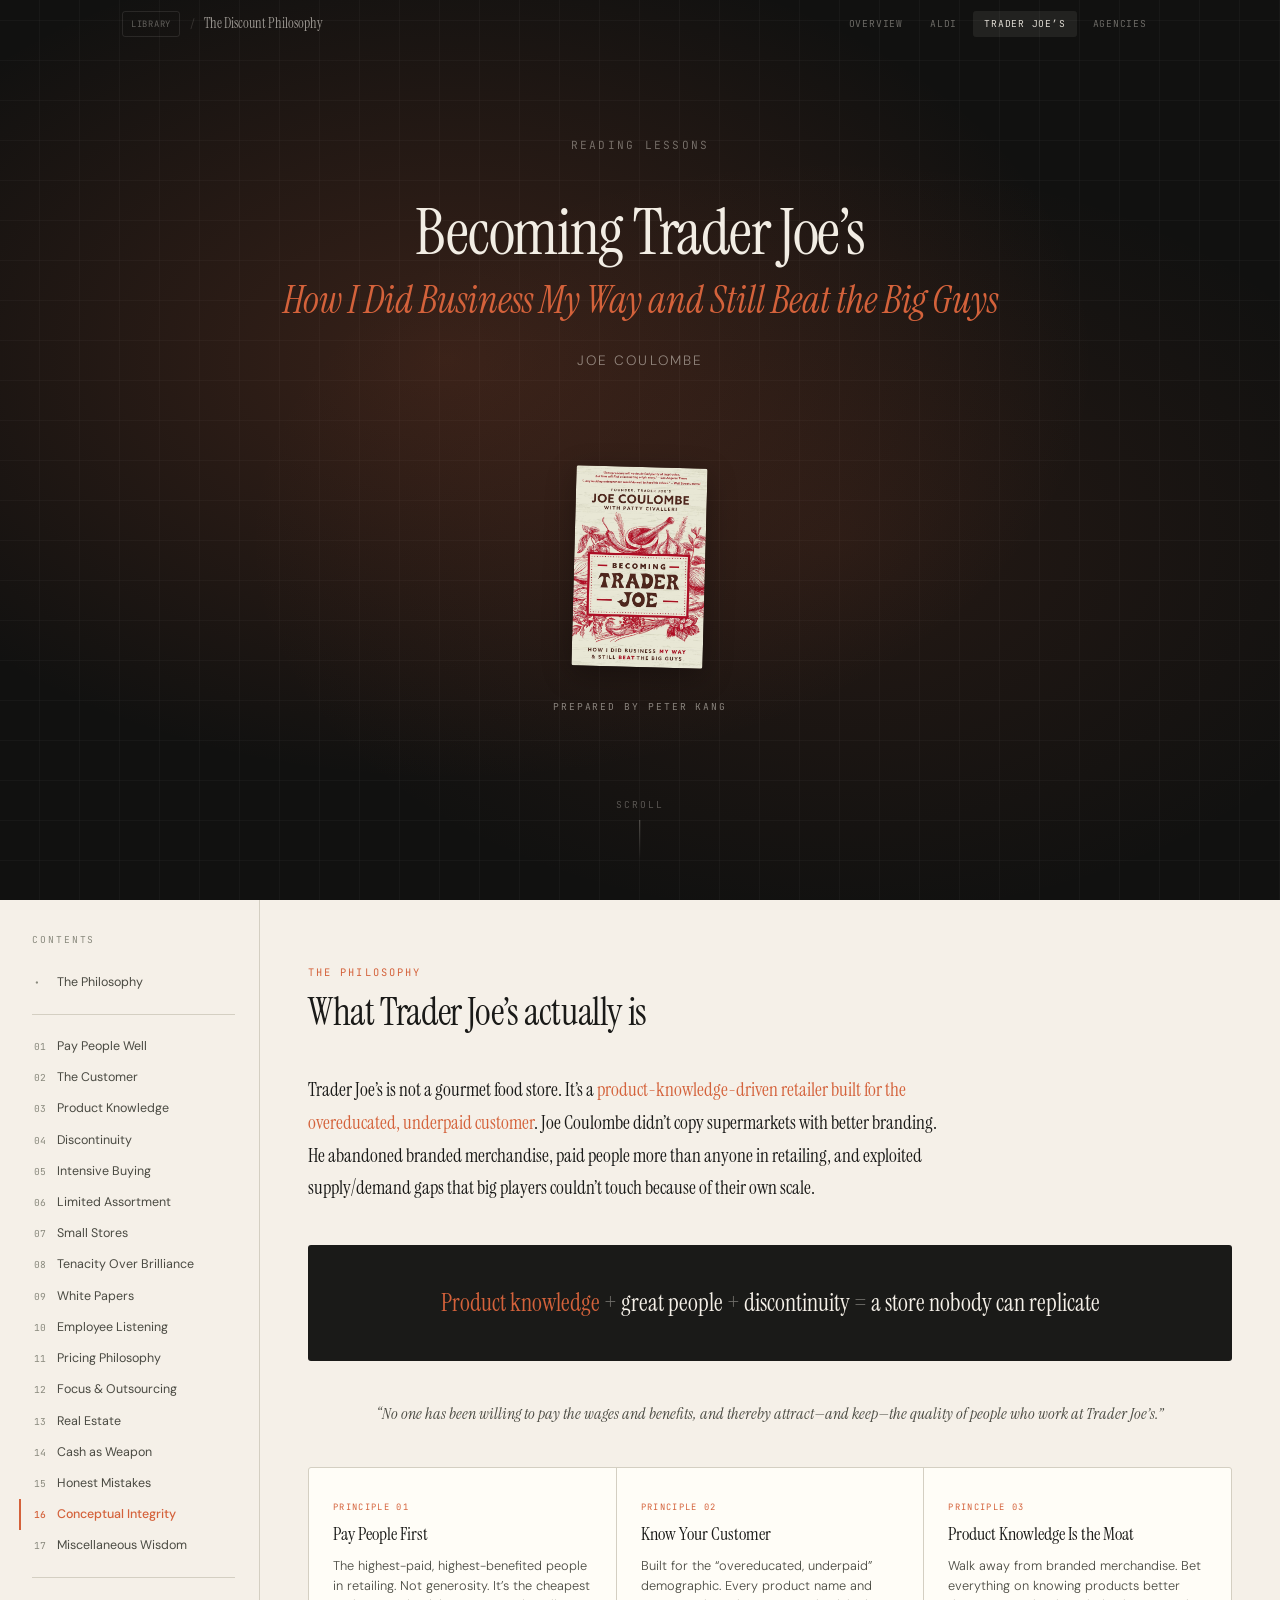
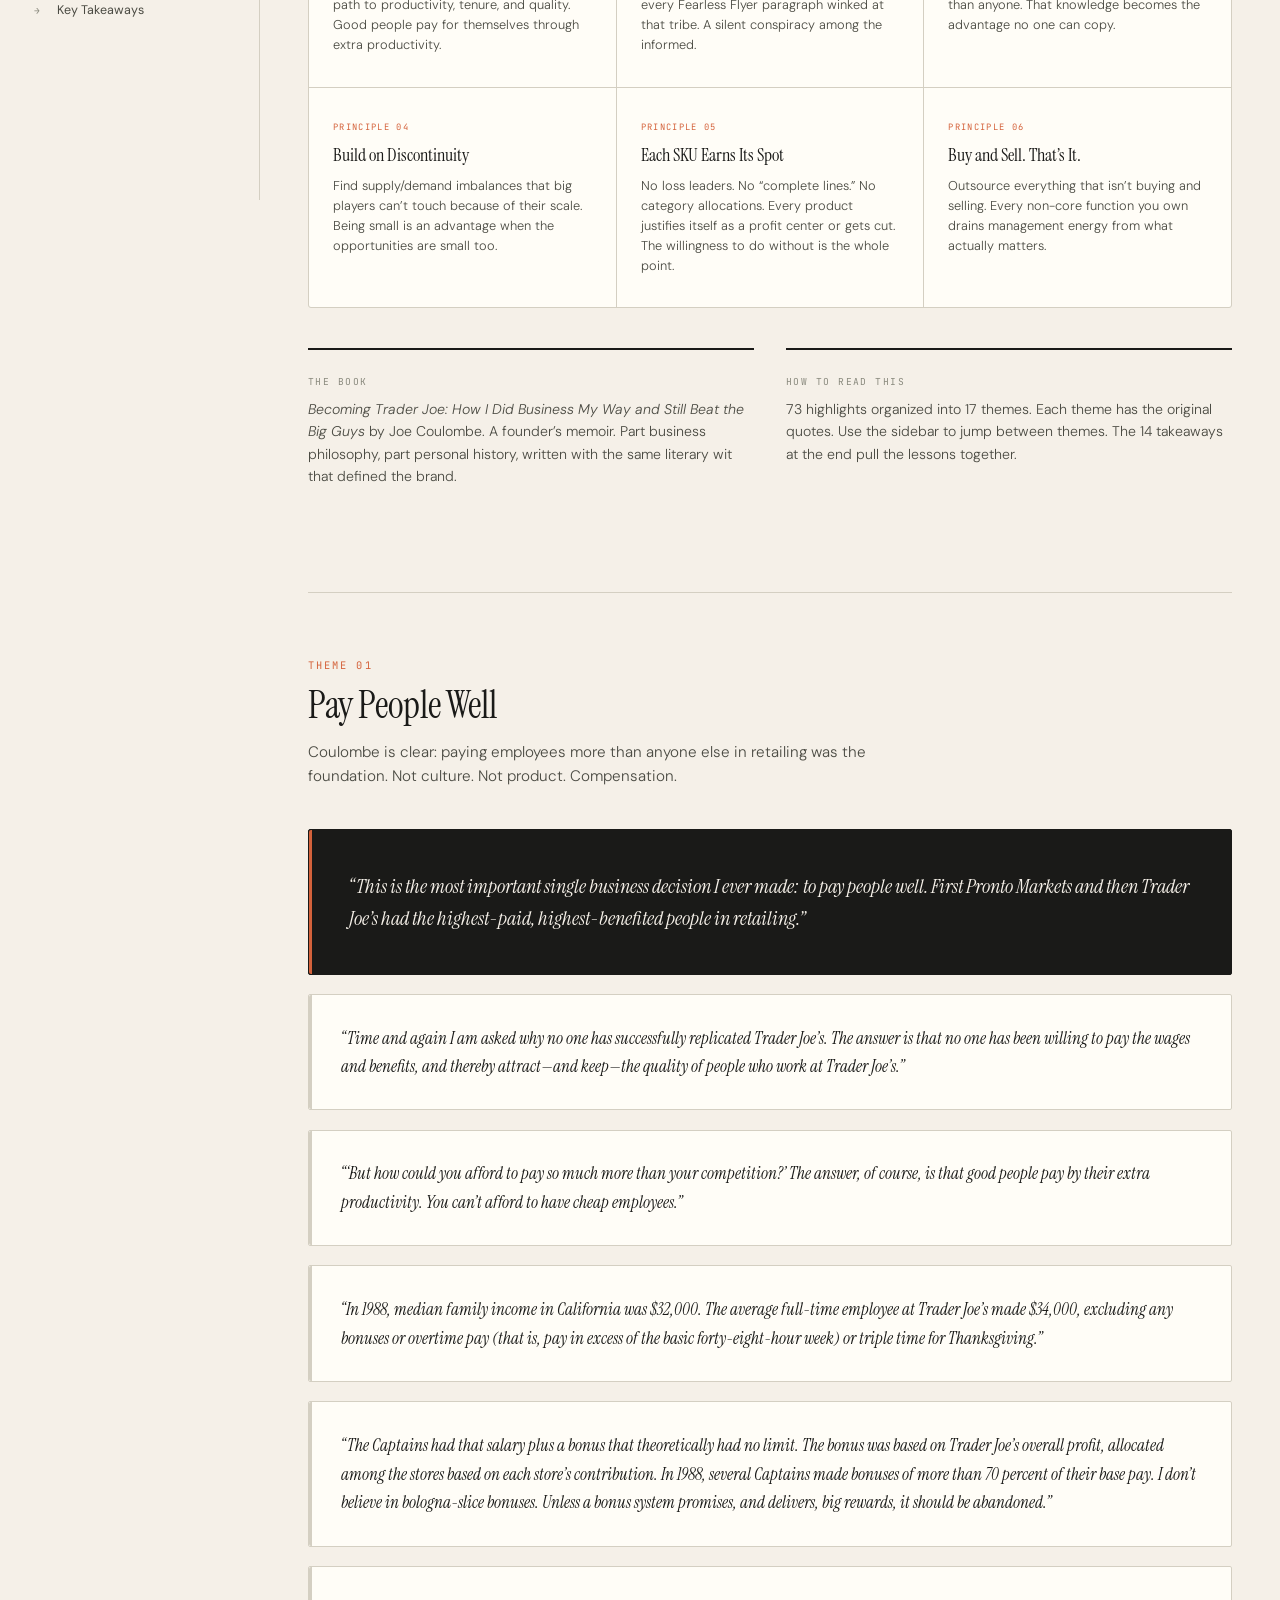
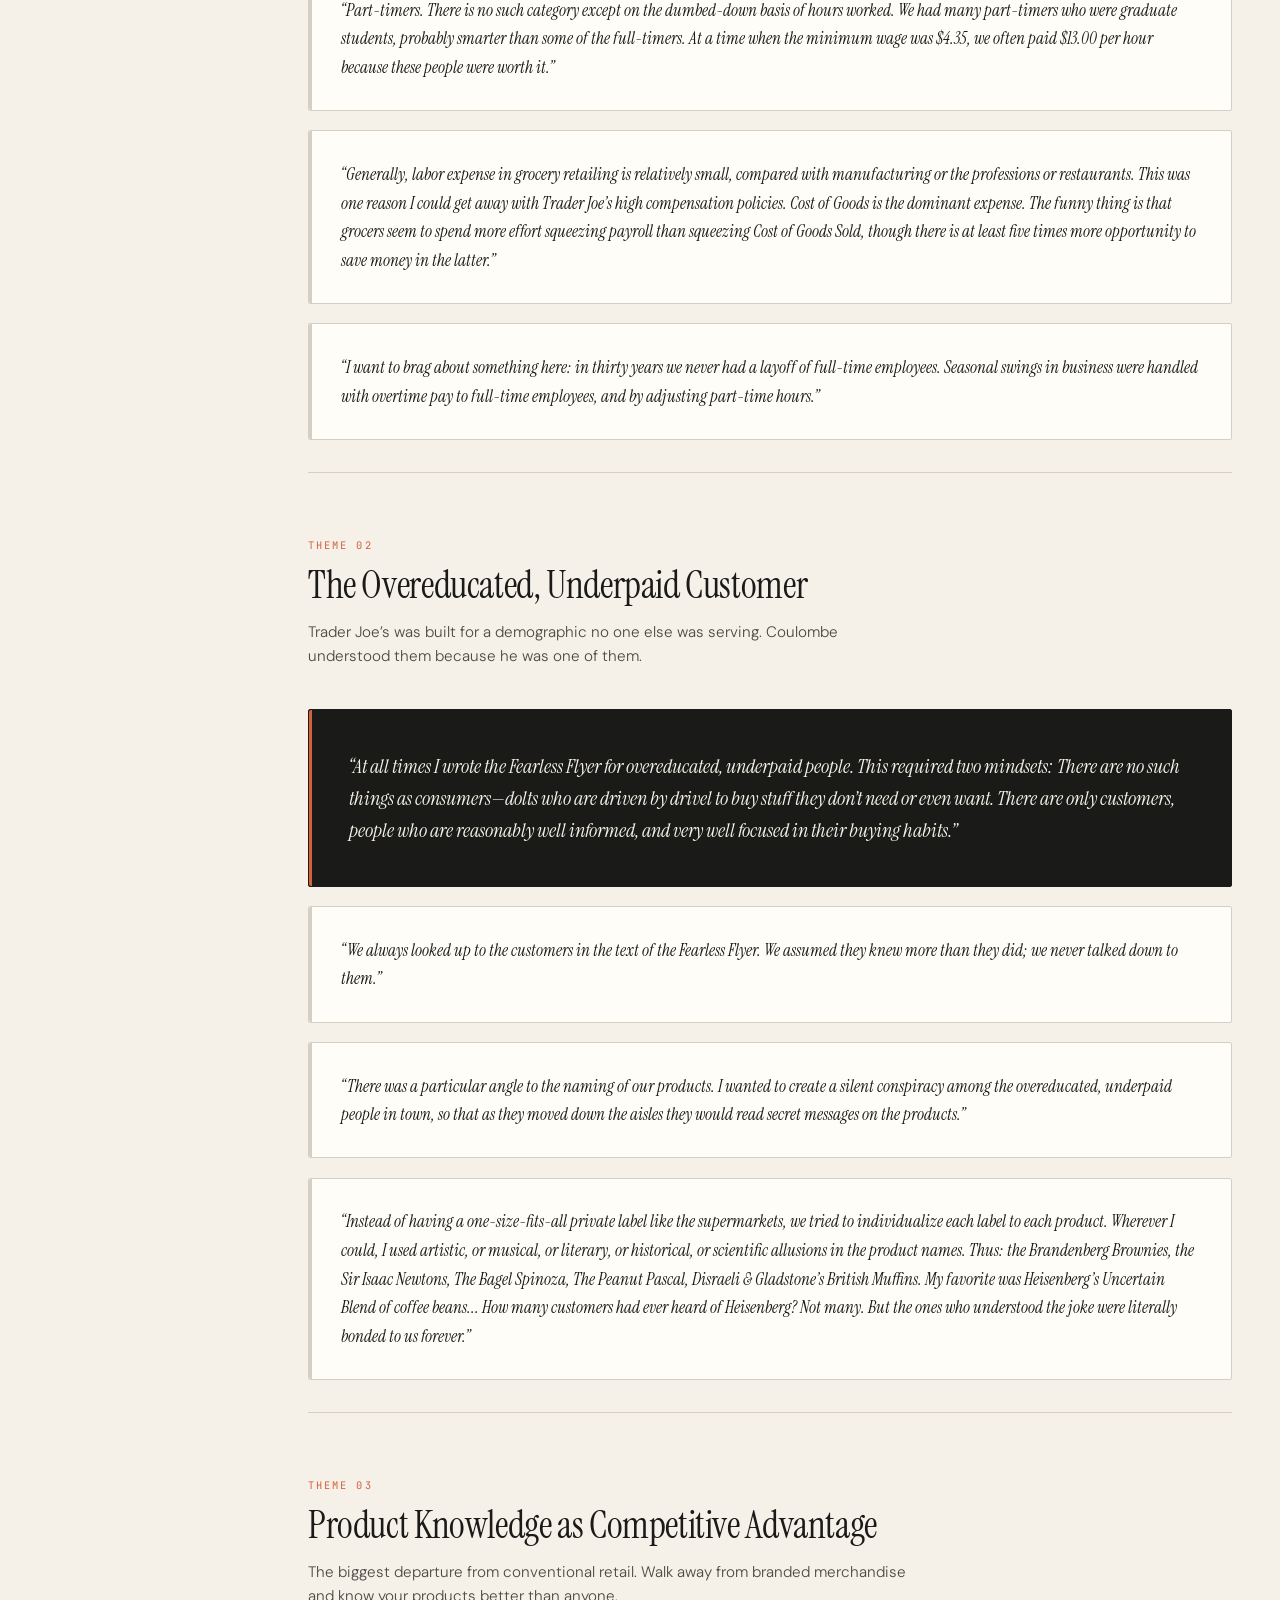
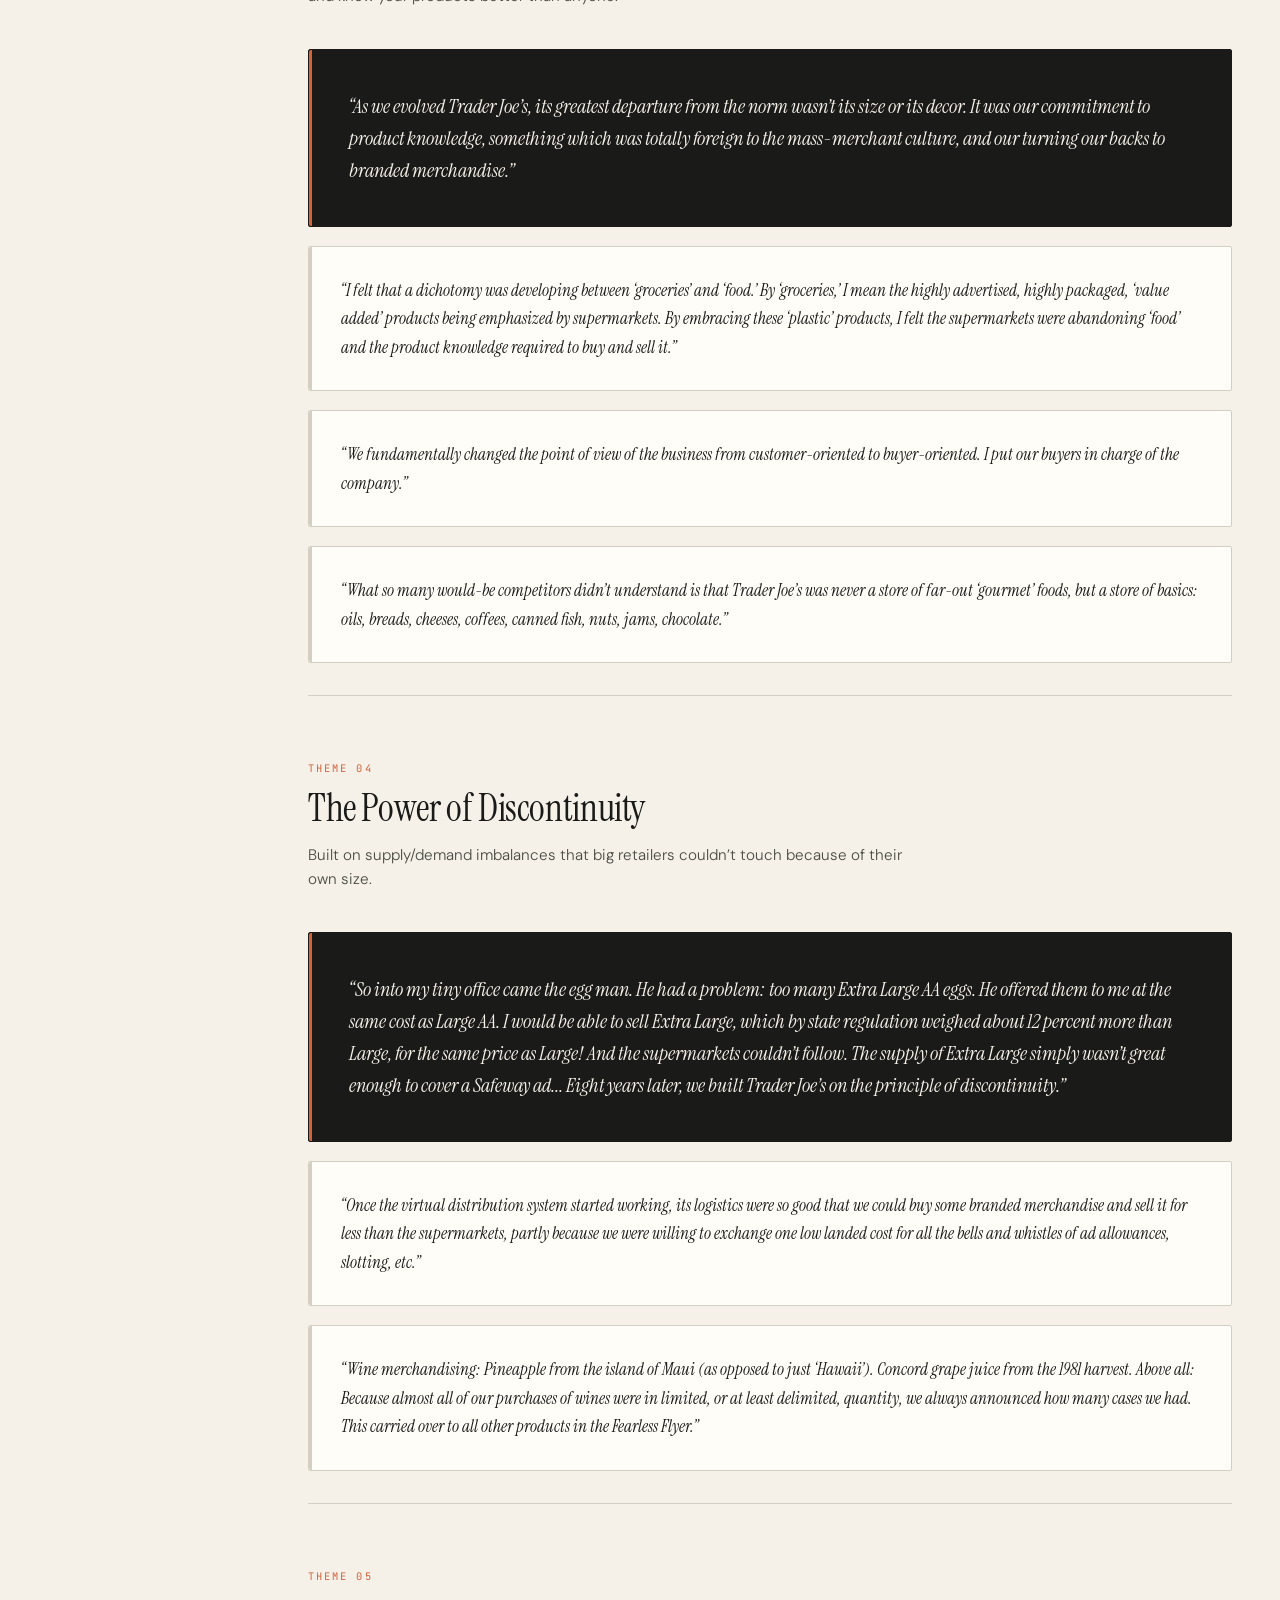
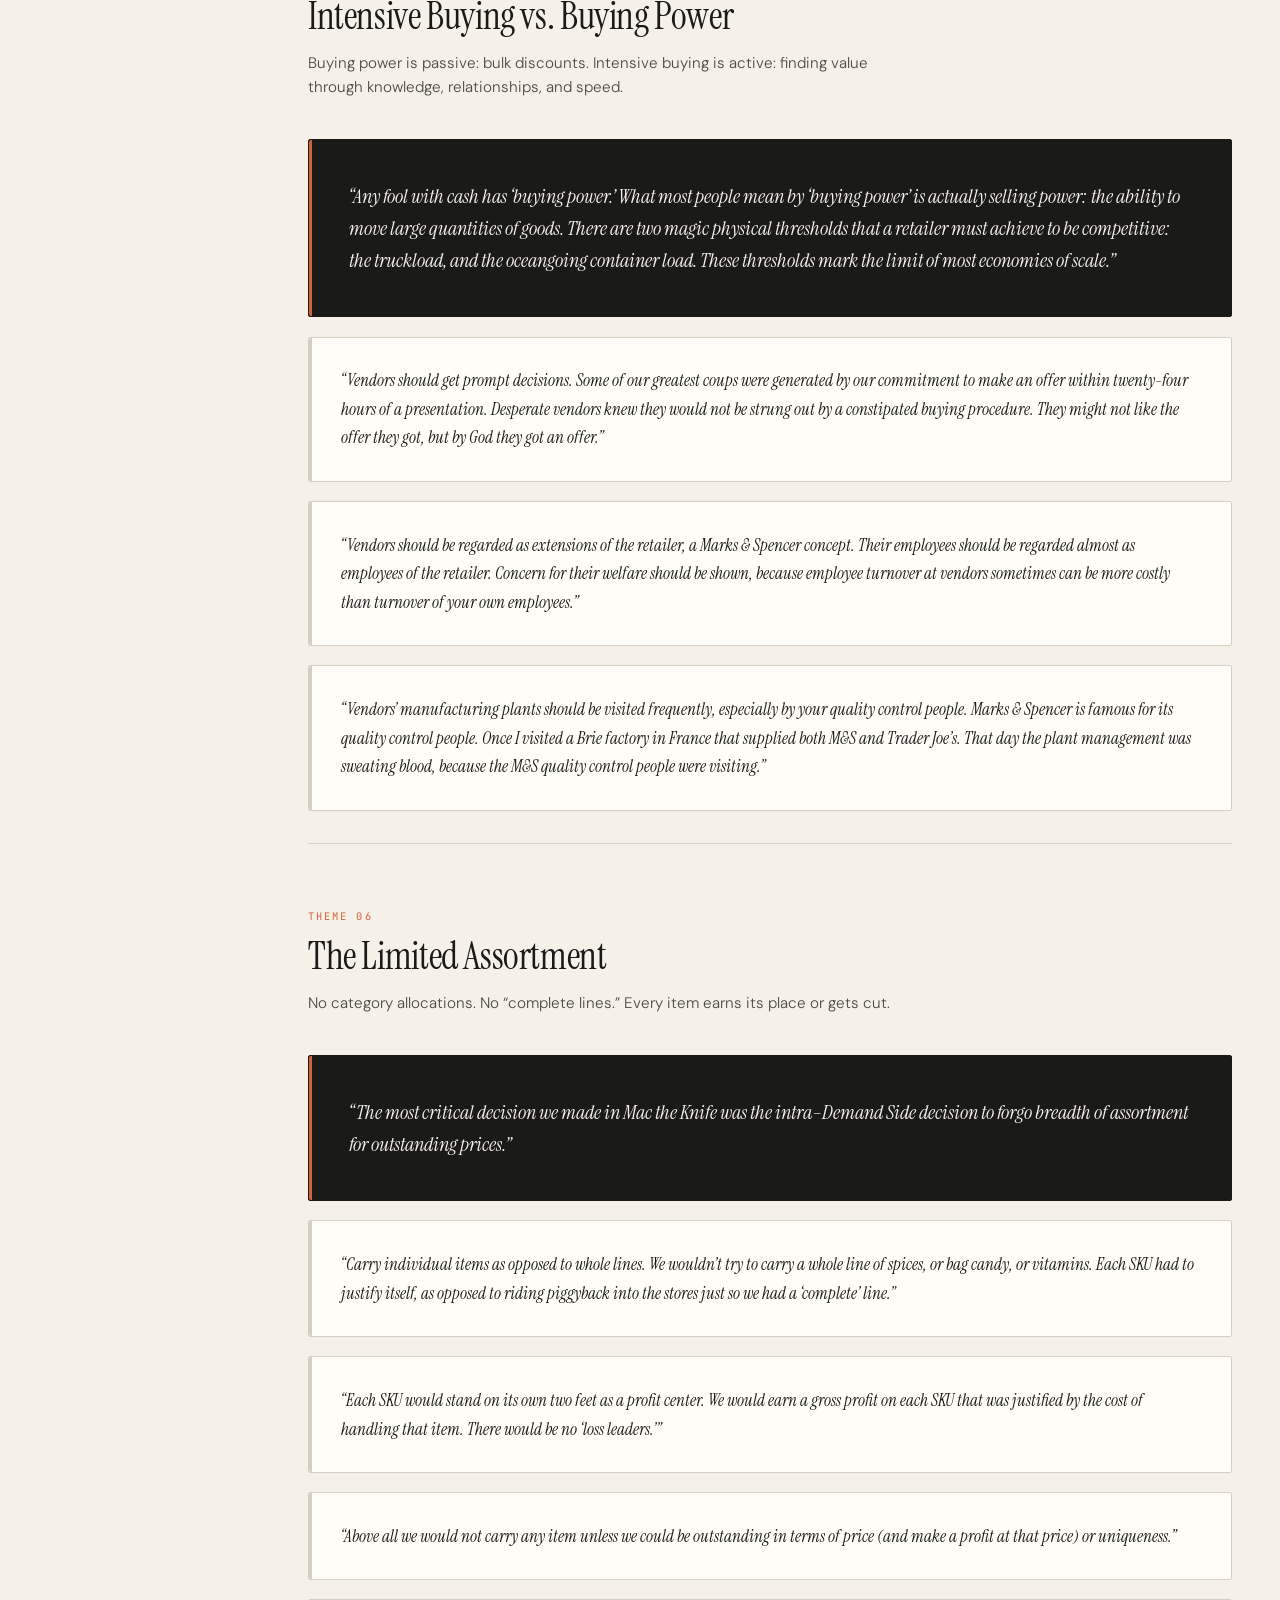
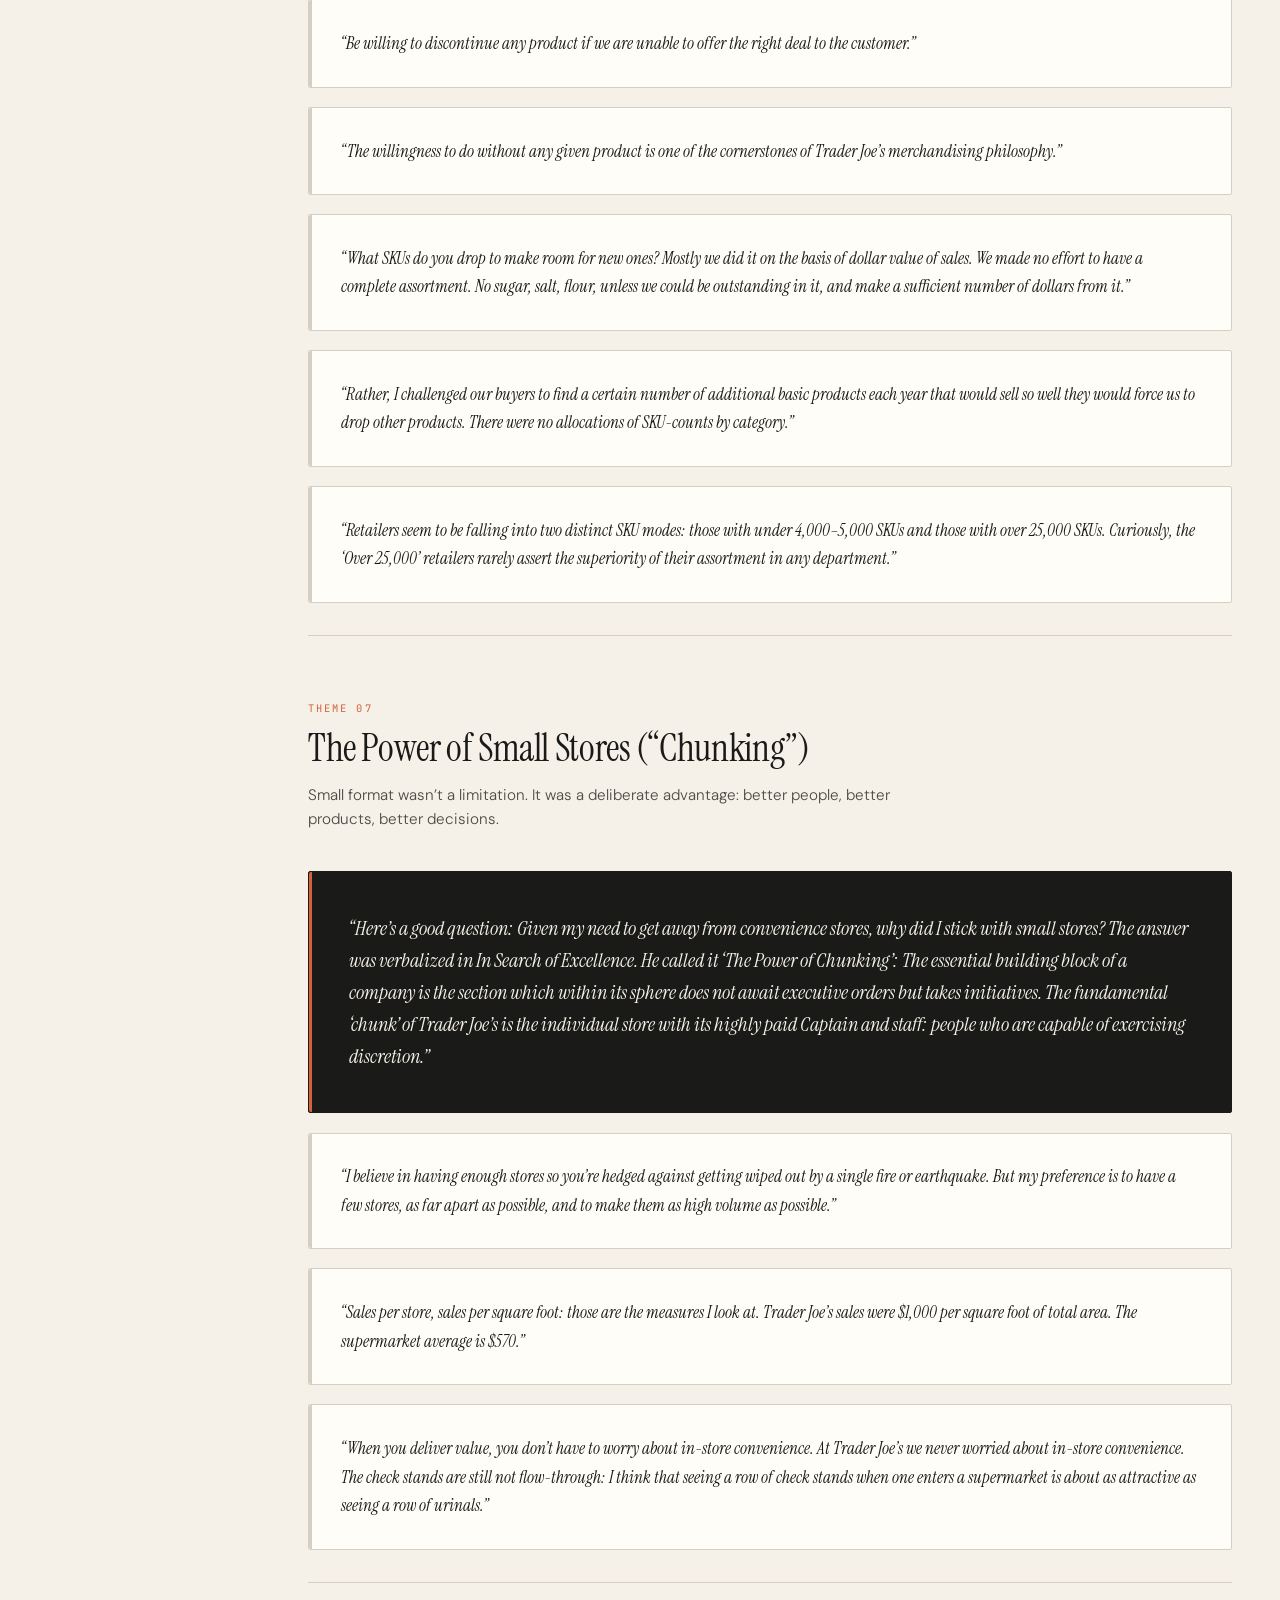
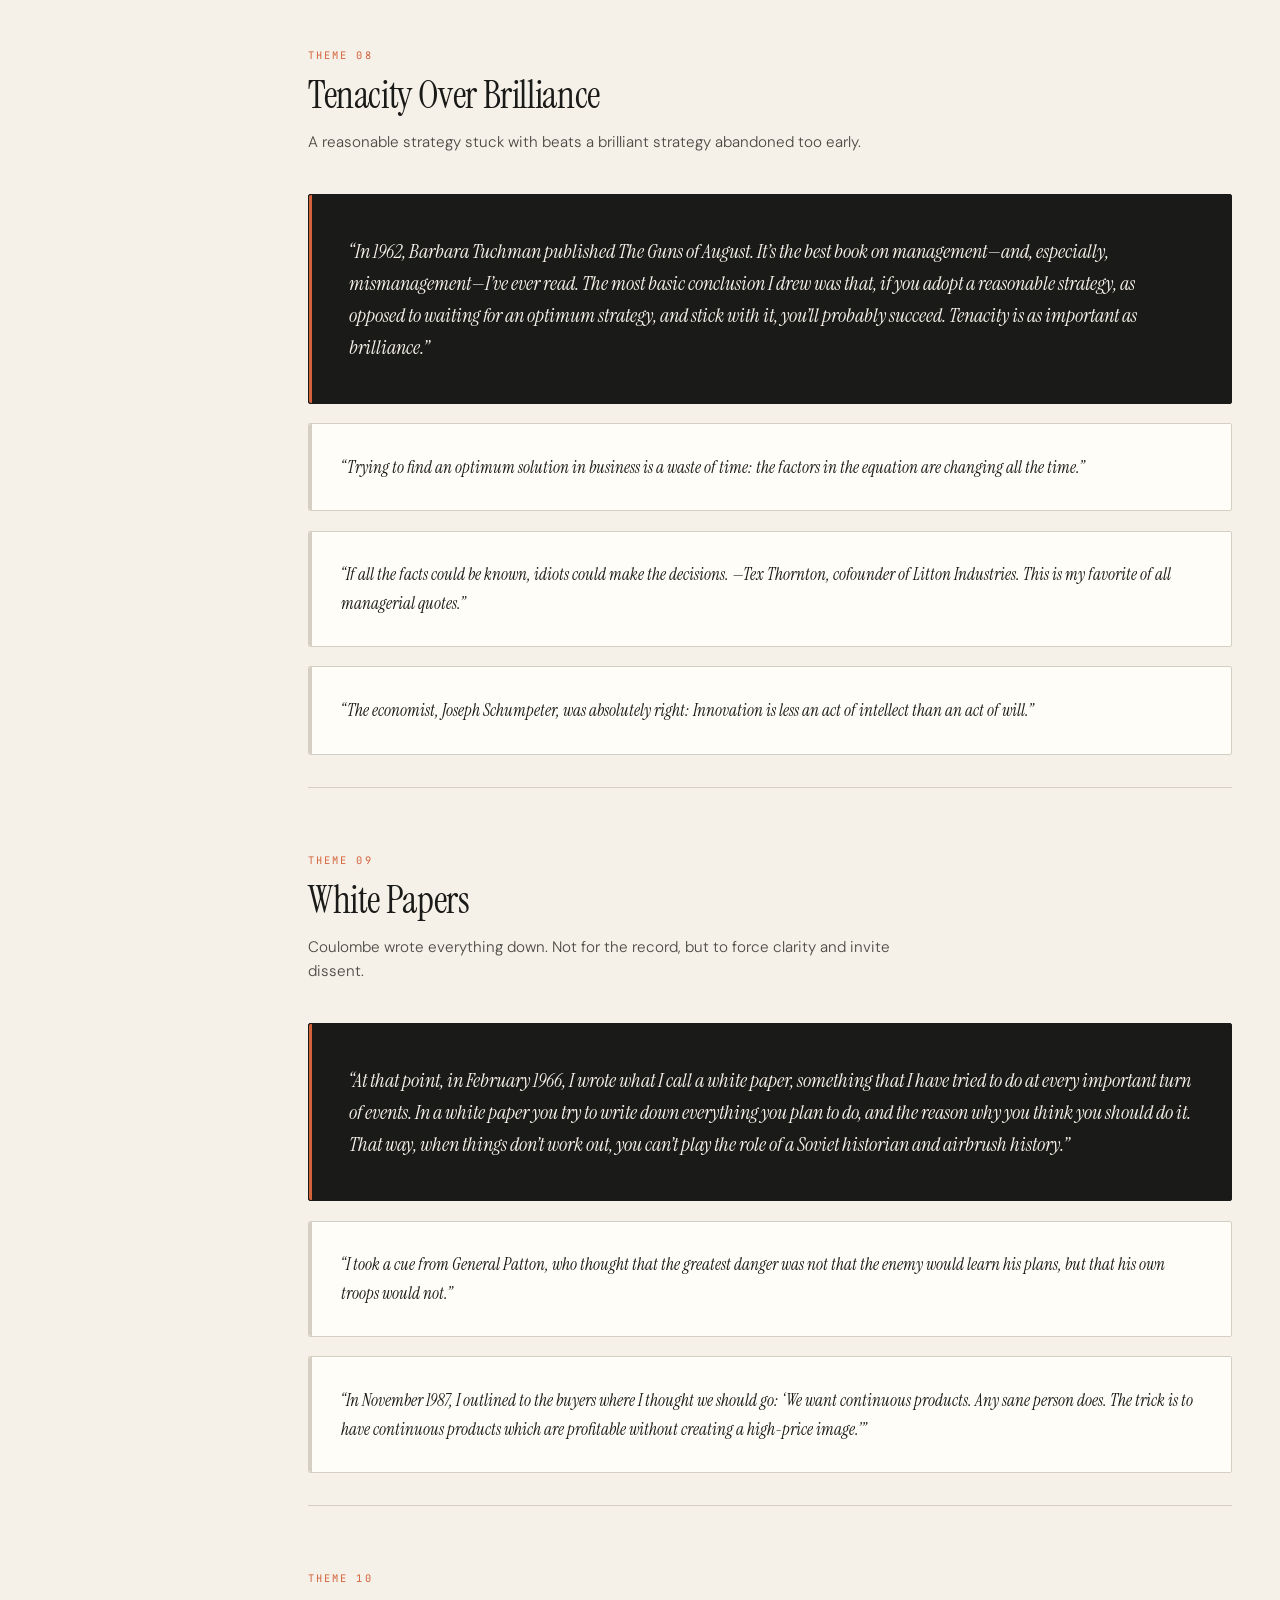
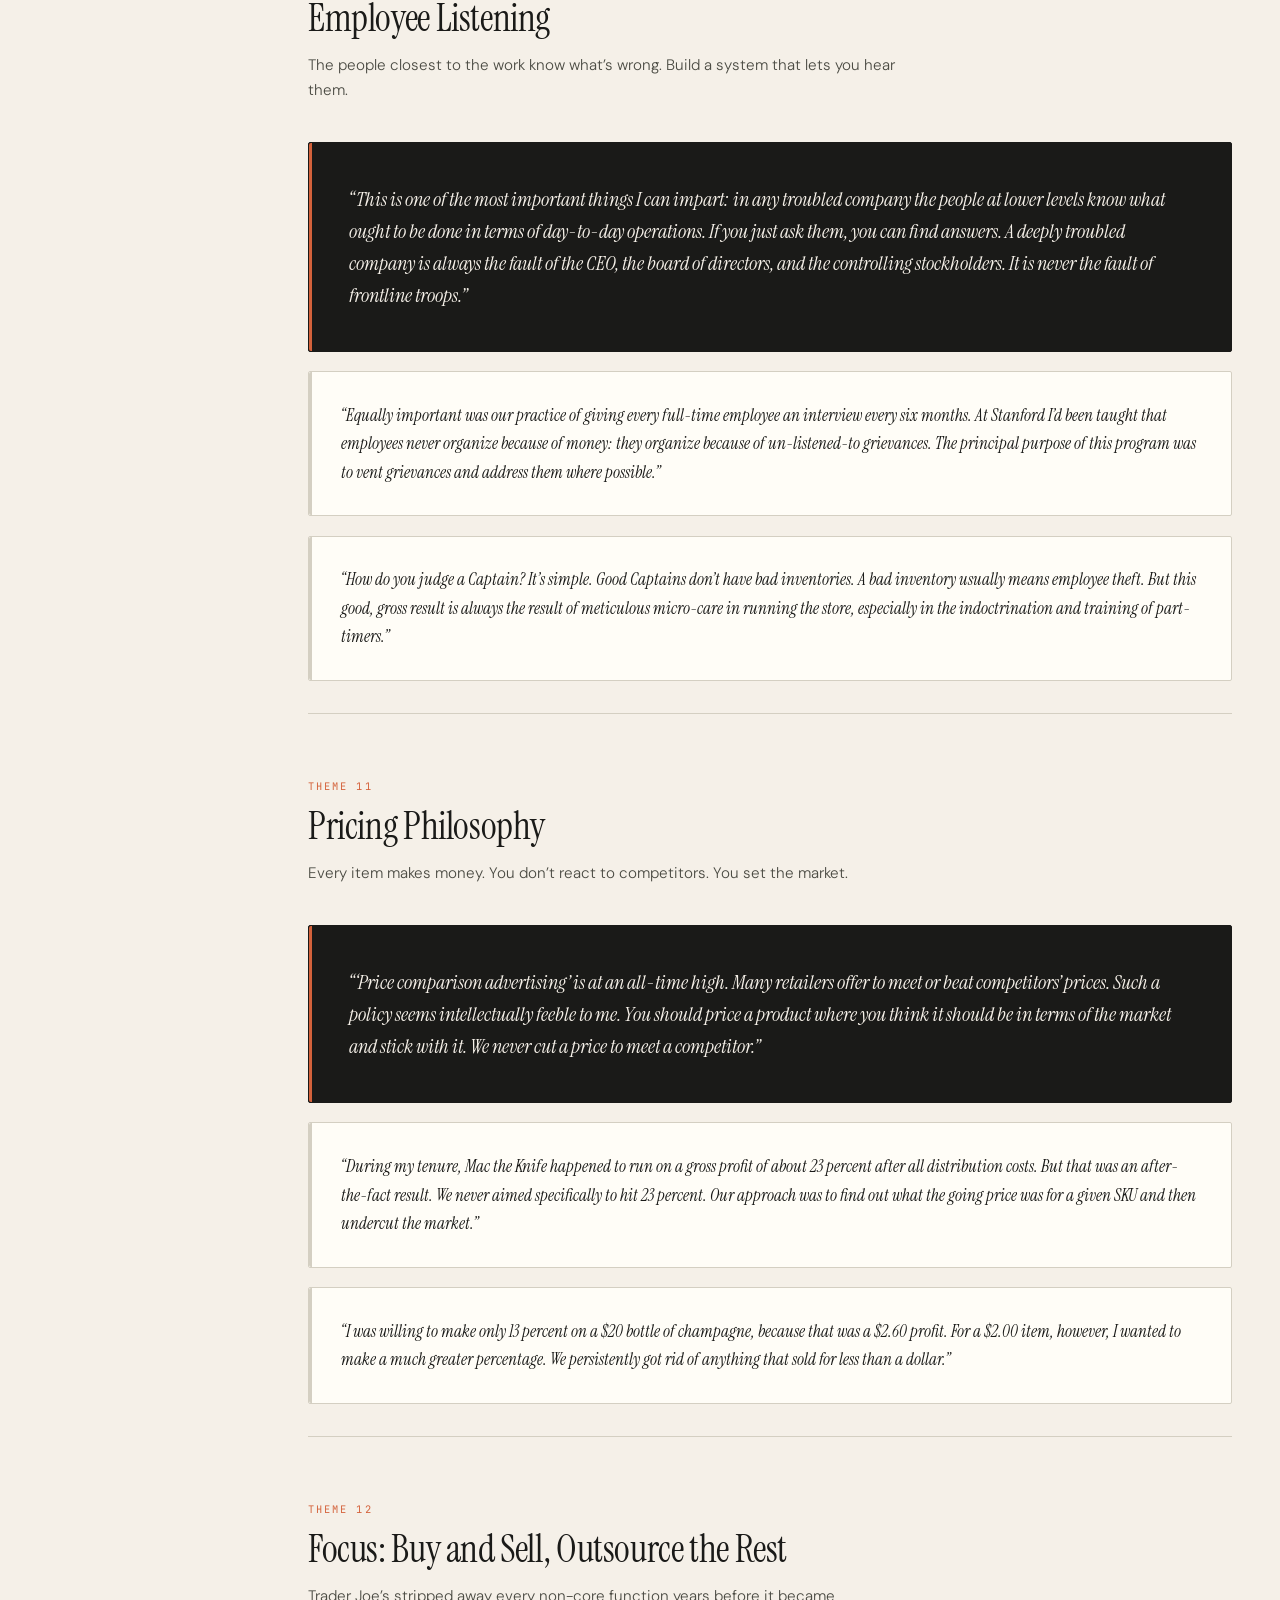
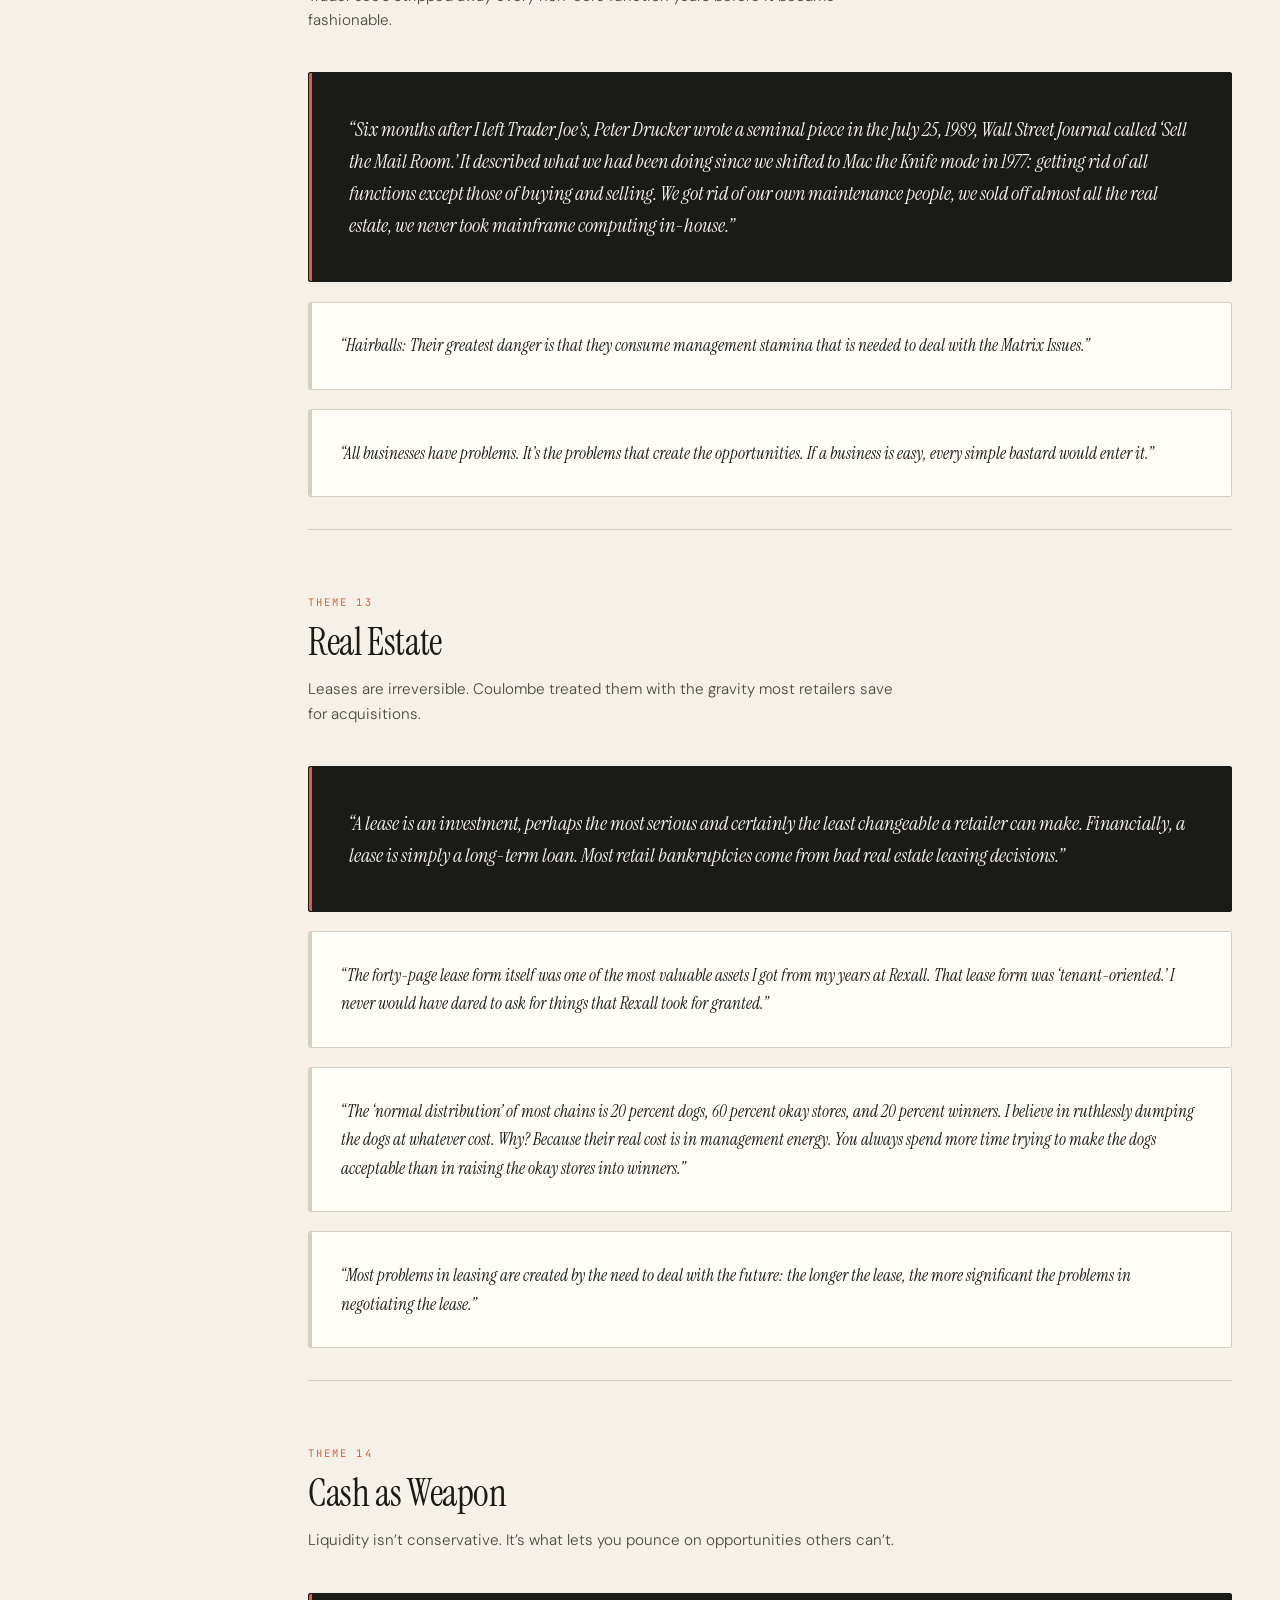
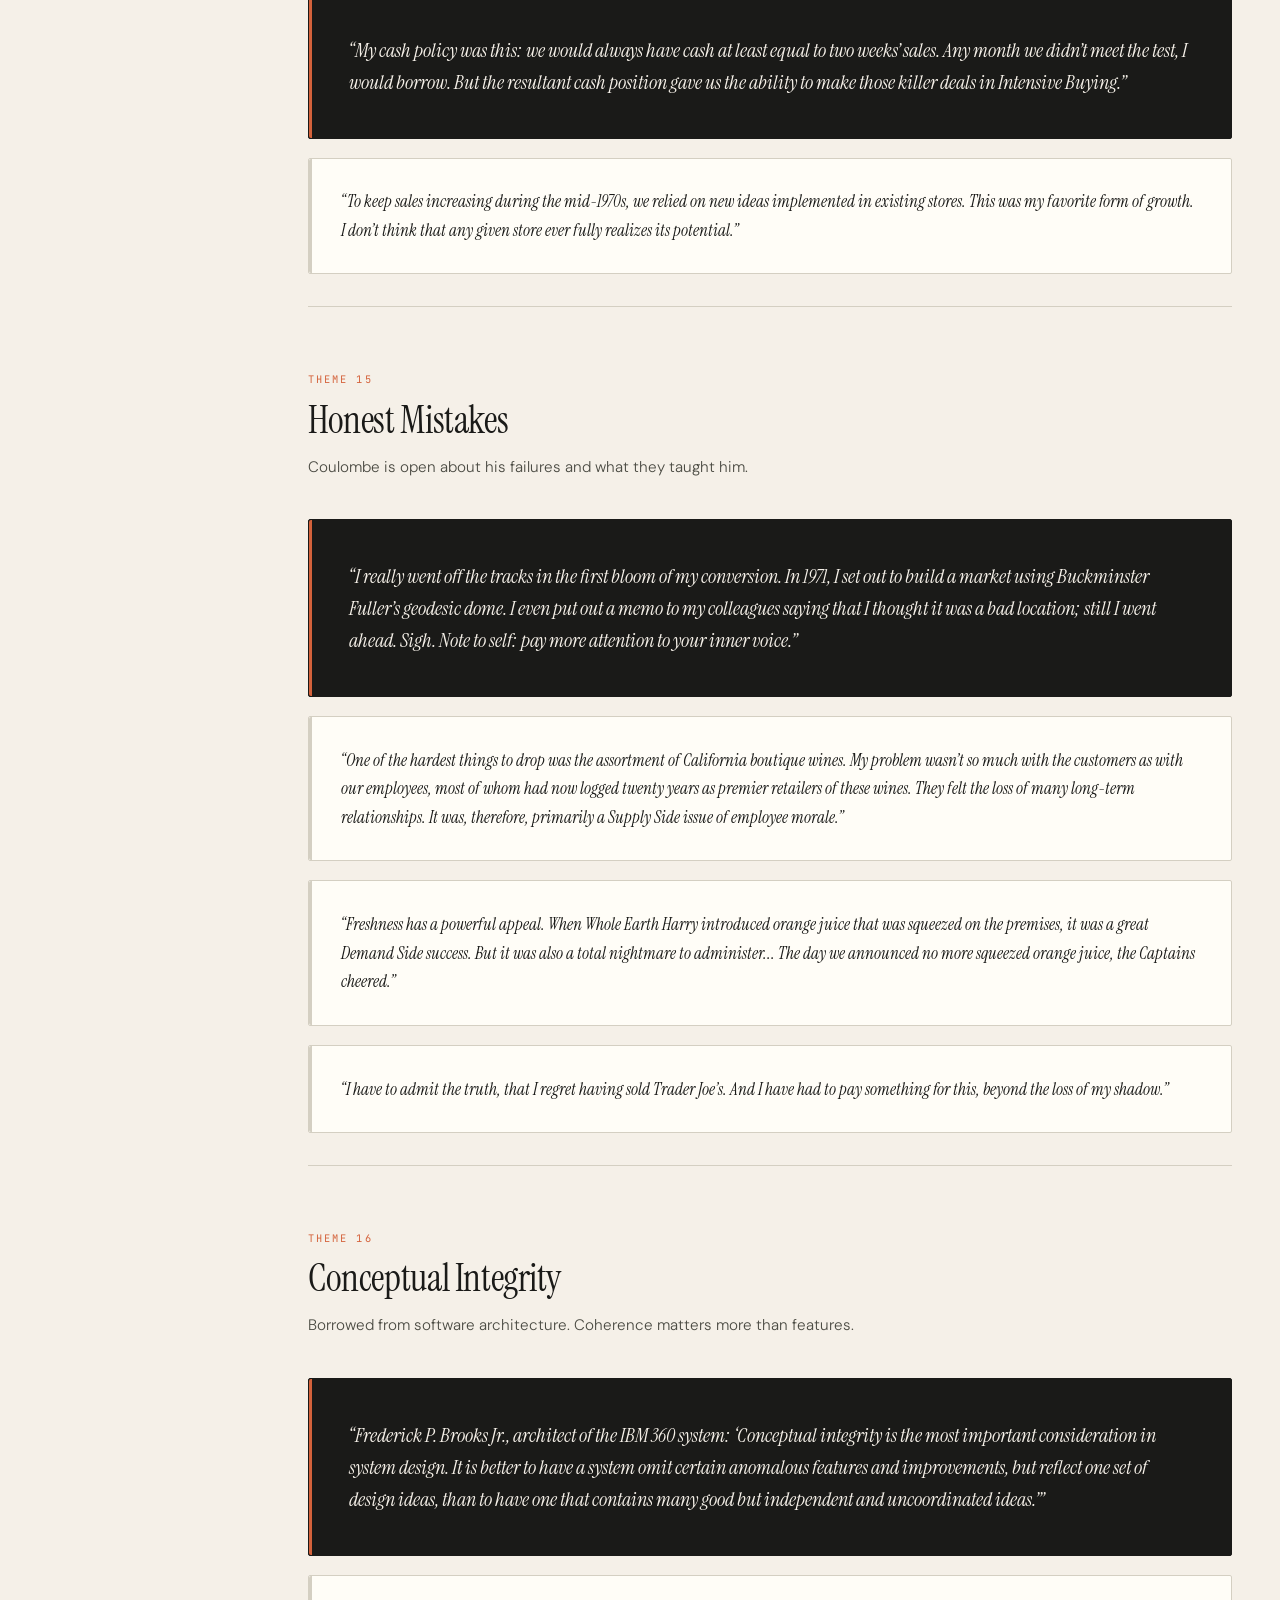
<file: discount-retail/becoming-trader-joe.html>
<!DOCTYPE html>
<html lang="en">
<head>
<meta charset="UTF-8">
<meta name="viewport" content="width=device-width, initial-scale=1.0">
<link rel="icon" href="../favicon.svg" type="image/svg+xml">
<title>Becoming Trader Joe — How I Did Business My Way and Still Beat the Big Guys</title>
<meta name="description" content="Highlights from Becoming Trader Joe by Joe Coulombe. Key quotes on product innovation, employee empowerment, and building a cult retail brand.">
<meta property="og:title" content="Becoming Trader Joe — How I Did Business My Way">
<meta property="og:description" content="Highlights from Becoming Trader Joe by Joe Coulombe. Key quotes on product innovation, employee empowerment, and building a cult retail brand.">
<meta property="og:url" content="https://read.peterkang.com/discount-retail/becoming-trader-joe.html">
<meta property="og:type" content="article">
<meta property="og:image" content="https://read.peterkang.com/discount-retail/becoming-trader-joe-cover.jpg">
<meta name="twitter:card" content="summary">
<meta name="twitter:title" content="Becoming Trader Joe — How I Did Business My Way">
<meta name="twitter:description" content="Highlights from Becoming Trader Joe by Joe Coulombe. Key quotes on product innovation, employee empowerment, and building a cult retail brand.">
<meta name="twitter:image" content="https://read.peterkang.com/discount-retail/becoming-trader-joe-cover.jpg">
<link rel="canonical" href="https://read.peterkang.com/discount-retail/becoming-trader-joe.html">
<link rel="preconnect" href="https://fonts.googleapis.com">
<link rel="preconnect" href="https://fonts.gstatic.com" crossorigin>
<link href="https://fonts.googleapis.com/css2?family=Instrument+Serif:ital@0;1&family=DM+Sans:ital,opsz,wght@0,9..40,300;0,9..40,400;0,9..40,500;0,9..40,600;1,9..40,300;1,9..40,400&family=JetBrains+Mono:wght@400;500&display=swap" rel="stylesheet">
<link rel="stylesheet" href="styles.css">
<style>
  /* Page-specific styles — shared styles in styles.css */

  :root {
    --cream: #F5F0E8;
    --paper: #FFFDF7;
    --rule: #D4CFC2;
    --rule-dark: #B0AA98;
    --accent: #D4623B;
    --accent-dark: #B04E2D;
    --highlight-bg: #FDF6E3;
    --nav-bg: #F0EBE0;
  }

  /* ── HERO (page-specific) ── */
  .hero {
    padding: 6rem 2rem 5rem;
  }

  .hero::before {
    content: '';
    position: absolute;
    inset: 0;
    background:
      radial-gradient(ellipse at 35% 40%, rgba(212,98,59,0.2) 0%, transparent 55%),
      radial-gradient(ellipse at 65% 60%, rgba(212,98,59,0.1) 0%, transparent 50%),
      repeating-linear-gradient(
        0deg,
        transparent,
        transparent 39px,
        rgba(255,253,247,0.03) 39px,
        rgba(255,253,247,0.03) 40px
      ),
      repeating-linear-gradient(
        90deg,
        transparent,
        transparent 39px,
        rgba(255,253,247,0.03) 39px,
        rgba(255,253,247,0.03) 40px
      );
  }

  .hero h1 {
    font-size: clamp(2.5rem, 5vw, 4.5rem);
    line-height: 0.95;
  }

  .hero h1 em {
    color: var(--accent);
  }

  .hero-cover {
    transform: rotate(1.5deg);
  }

  .hero-prepared {
    font-size: 0.6rem;
    opacity: 0.5;
    margin-bottom: 4rem;
    margin-top: 0;
  }

  .hero-prepared a {
    color: #F2EDE4;
    transition: opacity 0.2s;
  }

  /* ── SECTION TITLE OVERRIDE ── */
  .section-title {
    font-size: clamp(1.8rem, 3vw, 2.4rem);
    color: var(--ink);
    margin-bottom: 0.8rem;
  }

  /* ── FOOTER OVERRIDE ── */
  .page-footer {
    margin-top: 4rem;
  }

  .footer-text {
    letter-spacing: 0.15em;
  }




</style>
<script type="application/ld+json">
[{
  "@context": "https://schema.org",
  "@type": "Article",
  "headline": "Becoming Trader Joe — How I Did Business My Way and Still Beat the Big Guys",
  "url": "https://read.peterkang.com/discount-retail/becoming-trader-joe.html",
  "description": "Highlights from Becoming Trader Joe by Joe Coulombe. Key quotes on product innovation, employee empowerment, and building a cult retail brand.",
  "author": {
    "@type": "Person",
    "name": "Peter Kang",
    "url": "https://peterkang.com"
  },
  "about": {
    "@type": "Book",
    "name": "Becoming Trader Joe: How I Did Business My Way and Still Beat the Big Guys",
    "author": { "@type": "Person", "name": "Joe Coulombe" }
  },
  "isPartOf": {
    "@type": "WebSite",
    "name": "Reading Lessons",
    "url": "https://read.peterkang.com/"
  }
},
{
  "@context": "https://schema.org",
  "@type": "BreadcrumbList",
  "itemListElement": [
    { "@type": "ListItem", "position": 1, "name": "Reading Lessons", "item": "https://read.peterkang.com/" },
    { "@type": "ListItem", "position": 2, "name": "The Discount Philosophy", "item": "https://read.peterkang.com/discount-retail/" },
    { "@type": "ListItem", "position": 3, "name": "Becoming Trader Joe" }
  ]
}]
</script>
</head>
<body>

<nav class="site-nav" id="siteNav">
  <div class="site-nav-inner">
    <div class="site-nav-left">
      <a href="../" class="site-nav-up">Library</a>
      <span class="site-nav-sep">/</span>
      <a href="index.html" class="site-nav-brand">The Discount Philosophy</a>
    </div>
    <div class="site-nav-links">
      <a href="index.html">Overview</a>
      <a href="bare-essentials-aldi.html">ALDI</a>
      <a href="becoming-trader-joe.html" class="active">Trader Joe&rsquo;s</a>
      <a href="agency-lessons.html">Agencies</a>
    </div>
  </div>
</nav>

<!-- HERO -->
<section class="hero">
  <div class="hero-number">Reading Lessons</div>
  <h1>Becoming Trader Joe&rsquo;s<em>How I Did Business My Way and Still Beat the Big Guys</em></h1>
  <div class="hero-author">Joe Coulombe</div>
  <img src="becoming-trader-joe-cover.jpg" alt="Becoming Trader Joe book cover" class="hero-cover">
  <div class="hero-prepared"><a href="https://peterkang.com" target="_blank">Prepared by Peter Kang</a></div>
  <div class="hero-scroll">
    <span>Scroll</span>
    <div class="hero-scroll-line"></div>
  </div>
</section>

<!-- MOBILE NAV -->
<button class="mobile-nav-toggle" onclick="toggleMobileNav()" aria-label="Toggle navigation">&equiv;</button>
<div class="mobile-overlay" onclick="toggleMobileNav()"></div>

<div class="page-body">

  <!-- SIDEBAR -->
  <nav class="sidebar" id="sidebar">
    <div class="sidebar-label">Contents</div>
    <ul class="nav-list">
      <li class="nav-item"><a href="#intro"><span class="nav-num">&bull;</span> The Philosophy</a></li>
      <div class="nav-divider"></div>
      <li class="nav-item"><a href="#s1"><span class="nav-num">01</span> Pay People Well</a></li>
      <li class="nav-item"><a href="#s2"><span class="nav-num">02</span> The Customer</a></li>
      <li class="nav-item"><a href="#s3"><span class="nav-num">03</span> Product Knowledge</a></li>
      <li class="nav-item"><a href="#s4"><span class="nav-num">04</span> Discontinuity</a></li>
      <li class="nav-item"><a href="#s5"><span class="nav-num">05</span> Intensive Buying</a></li>
      <li class="nav-item"><a href="#s6"><span class="nav-num">06</span> Limited Assortment</a></li>
      <li class="nav-item"><a href="#s7"><span class="nav-num">07</span> Small Stores</a></li>
      <li class="nav-item"><a href="#s8"><span class="nav-num">08</span> Tenacity Over Brilliance</a></li>
      <li class="nav-item"><a href="#s9"><span class="nav-num">09</span> White Papers</a></li>
      <li class="nav-item"><a href="#s10"><span class="nav-num">10</span> Employee Listening</a></li>
      <li class="nav-item"><a href="#s11"><span class="nav-num">11</span> Pricing Philosophy</a></li>
      <li class="nav-item"><a href="#s12"><span class="nav-num">12</span> Focus &amp; Outsourcing</a></li>
      <li class="nav-item"><a href="#s13"><span class="nav-num">13</span> Real Estate</a></li>
      <li class="nav-item"><a href="#s14"><span class="nav-num">14</span> Cash as Weapon</a></li>
      <li class="nav-item"><a href="#s15"><span class="nav-num">15</span> Honest Mistakes</a></li>
      <li class="nav-item"><a href="#s16"><span class="nav-num">16</span> Conceptual Integrity</a></li>
      <li class="nav-item"><a href="#s17"><span class="nav-num">17</span> Miscellaneous Wisdom</a></li>
      <div class="nav-divider"></div>
      <li class="nav-item"><a href="#takeaways"><span class="nav-num">&rarr;</span> Key Takeaways</a></li>
    </ul>
  </nav>

  <!-- MAIN -->
  <main class="main-content">

    <!-- INTRO -->
    <section class="intro-section" id="intro">
      <div class="intro-header fade-up">
        <div class="section-number">The Philosophy</div>
        <h2 class="section-title">What Trader Joe&rsquo;s actually is</h2>
      </div>

      <p class="intro-lead fade-up">
        Trader Joe&rsquo;s is not a gourmet food store. It&rsquo;s a <strong>product-knowledge-driven retailer built for the overeducated, underpaid customer</strong>. Joe Coulombe didn&rsquo;t copy supermarkets with better branding. He abandoned branded merchandise, paid people more than anyone in retailing, and exploited supply/demand gaps that big players couldn&rsquo;t touch because of their own scale.
      </p>

      <div class="intro-equation fade-up">
        <div class="intro-equation-text">
          <span class="eq-accent">Product knowledge</span> <span class="eq-dim">+</span> great people <span class="eq-dim">+</span> discontinuity <span class="eq-dim">=</span> a store nobody can replicate
        </div>
      </div>
      <p class="intro-oneliner fade-up">&ldquo;No one has been willing to pay the wages and benefits, and thereby attract&mdash;and keep&mdash;the quality of people who work at Trader Joe&rsquo;s.&rdquo;</p>

      <div class="intro-pillars fade-up" style="margin-top: 2.5rem;">
        <div class="intro-pillar">
          <div class="intro-pillar-num">Principle 01</div>
          <div class="intro-pillar-title">Pay People First</div>
          <div class="intro-pillar-desc">The highest-paid, highest-benefited people in retailing. Not generosity. It&rsquo;s the cheapest path to productivity, tenure, and quality. Good people pay for themselves through extra productivity.</div>
        </div>
        <div class="intro-pillar">
          <div class="intro-pillar-num">Principle 02</div>
          <div class="intro-pillar-title">Know Your Customer</div>
          <div class="intro-pillar-desc">Built for the &ldquo;overeducated, underpaid&rdquo; demographic. Every product name and every Fearless Flyer paragraph winked at that tribe. A silent conspiracy among the informed.</div>
        </div>
        <div class="intro-pillar">
          <div class="intro-pillar-num">Principle 03</div>
          <div class="intro-pillar-title">Product Knowledge Is the Moat</div>
          <div class="intro-pillar-desc">Walk away from branded merchandise. Bet everything on knowing products better than anyone. That knowledge becomes the advantage no one can copy.</div>
        </div>
        <div class="intro-pillar">
          <div class="intro-pillar-num">Principle 04</div>
          <div class="intro-pillar-title">Build on Discontinuity</div>
          <div class="intro-pillar-desc">Find supply/demand imbalances that big players can&rsquo;t touch because of their scale. Being small is an advantage when the opportunities are small too.</div>
        </div>
        <div class="intro-pillar">
          <div class="intro-pillar-num">Principle 05</div>
          <div class="intro-pillar-title">Each SKU Earns Its Spot</div>
          <div class="intro-pillar-desc">No loss leaders. No &ldquo;complete lines.&rdquo; No category allocations. Every product justifies itself as a profit center or gets cut. The willingness to do without is the whole point.</div>
        </div>
        <div class="intro-pillar">
          <div class="intro-pillar-num">Principle 06</div>
          <div class="intro-pillar-title">Buy and Sell. That&rsquo;s It.</div>
          <div class="intro-pillar-desc">Outsource everything that isn&rsquo;t buying and selling. Every non-core function you own drains management energy from what actually matters.</div>
        </div>
      </div>

      <div class="intro-context fade-up">
        <div class="intro-context-block">
          <div class="intro-context-label">The Book</div>
          <div class="intro-context-text"><em>Becoming Trader Joe: How I Did Business My Way and Still Beat the Big Guys</em> by Joe Coulombe. A founder&rsquo;s memoir. Part business philosophy, part personal history, written with the same literary wit that defined the brand.</div>
        </div>
        <div class="intro-context-block">
          <div class="intro-context-label">How to Read This</div>
          <div class="intro-context-text">73 highlights organized into 17 themes. Each theme has the original quotes. Use the sidebar to jump between themes. The 14 takeaways at the end pull the lessons together.</div>
        </div>
      </div>
    </section>

    <!-- 1. PAY PEOPLE WELL -->
    <section class="theme-section" id="s1">
      <div class="section-header fade-up">
        <div class="section-number">Theme 01</div>
        <h2 class="section-title">Pay People Well</h2>
        <p class="section-subtitle">Coulombe is clear: paying employees more than anyone else in retailing was the foundation. Not culture. Not product. Compensation.</p>
      </div>
      <div class="quotes-container">
        <div class="quote-card featured fade-up">
          <div class="quote-text">&ldquo;This is the most important single business decision I ever made: to pay people well. First Pronto Markets and then Trader Joe&rsquo;s had the highest-paid, highest-benefited people in retailing.&rdquo;</div>
        </div>
        <div class="quote-card fade-up">
          <div class="quote-text">&ldquo;Time and again I am asked why no one has successfully replicated Trader Joe&rsquo;s. The answer is that no one has been willing to pay the wages and benefits, and thereby attract&mdash;and keep&mdash;the quality of people who work at Trader Joe&rsquo;s.&rdquo;</div>
        </div>
        <div class="quote-card fade-up">
          <div class="quote-text">&ldquo;&lsquo;But how could you afford to pay so much more than your competition?&rsquo; The answer, of course, is that good people pay by their extra productivity. You can&rsquo;t afford to have cheap employees.&rdquo;</div>
        </div>
        <div class="quote-card fade-up">
          <div class="quote-text">&ldquo;In 1988, median family income in California was $32,000. The average full-time employee at Trader Joe&rsquo;s made $34,000, excluding any bonuses or overtime pay (that is, pay in excess of the basic forty-eight-hour week) or triple time for Thanksgiving.&rdquo;</div>
        </div>
        <div class="quote-card fade-up">
          <div class="quote-text">&ldquo;The Captains had that salary plus a bonus that theoretically had no limit. The bonus was based on Trader Joe&rsquo;s overall profit, allocated among the stores based on each store&rsquo;s contribution. In 1988, several Captains made bonuses of more than 70 percent of their base pay. I don&rsquo;t believe in bologna-slice bonuses. Unless a bonus system promises, and delivers, big rewards, it should be abandoned.&rdquo;</div>
        </div>
        <div class="quote-card fade-up">
          <div class="quote-text">&ldquo;Part-timers. There is no such category except on the dumbed-down basis of hours worked. We had many part-timers who were graduate students, probably smarter than some of the full-timers. At a time when the minimum wage was $4.35, we often paid $13.00 per hour because these people were worth it.&rdquo;</div>
        </div>
        <div class="quote-card fade-up">
          <div class="quote-text">&ldquo;Generally, labor expense in grocery retailing is relatively small, compared with manufacturing or the professions or restaurants. This was one reason I could get away with Trader Joe&rsquo;s high compensation policies. Cost of Goods is the dominant expense. The funny thing is that grocers seem to spend more effort squeezing payroll than squeezing Cost of Goods Sold, though there is at least five times more opportunity to save money in the latter.&rdquo;</div>
        </div>
        <div class="quote-card fade-up">
          <div class="quote-text">&ldquo;I want to brag about something here: in thirty years we never had a layoff of full-time employees. Seasonal swings in business were handled with overtime pay to full-time employees, and by adjusting part-time hours.&rdquo;</div>
        </div>
      </div>
    </section>

    <!-- 2. THE OVEREDUCATED, UNDERPAID CUSTOMER -->
    <section class="theme-section" id="s2">
      <div class="section-header fade-up">
        <div class="section-number">Theme 02</div>
        <h2 class="section-title">The Overeducated, Underpaid Customer</h2>
        <p class="section-subtitle">Trader Joe&rsquo;s was built for a demographic no one else was serving. Coulombe understood them because he was one of them.</p>
      </div>
      <div class="quotes-container">
        <div class="quote-card featured fade-up">
          <div class="quote-text">&ldquo;At all times I wrote the Fearless Flyer for overeducated, underpaid people. This required two mindsets: There are no such things as consumers&mdash;dolts who are driven by drivel to buy stuff they don&rsquo;t need or even want. There are only customers, people who are reasonably well informed, and very well focused in their buying habits.&rdquo;</div>
        </div>
        <div class="quote-card fade-up">
          <div class="quote-text">&ldquo;We always looked up to the customers in the text of the Fearless Flyer. We assumed they knew more than they did; we never talked down to them.&rdquo;</div>
        </div>
        <div class="quote-card fade-up">
          <div class="quote-text">&ldquo;There was a particular angle to the naming of our products. I wanted to create a silent conspiracy among the overeducated, underpaid people in town, so that as they moved down the aisles they would read secret messages on the products.&rdquo;</div>
        </div>
        <div class="quote-card fade-up">
          <div class="quote-text">&ldquo;Instead of having a one-size-fits-all private label like the supermarkets, we tried to individualize each label to each product. Wherever I could, I used artistic, or musical, or literary, or historical, or scientific allusions in the product names. Thus: the Brandenberg Brownies, the Sir Isaac Newtons, The Bagel Spinoza, The Peanut Pascal, Disraeli &amp; Gladstone&rsquo;s British Muffins. My favorite was Heisenberg&rsquo;s Uncertain Blend of coffee beans... How many customers had ever heard of Heisenberg? Not many. But the ones who understood the joke were literally bonded to us forever.&rdquo;</div>
        </div>
      </div>
    </section>

    <!-- 3. PRODUCT KNOWLEDGE -->
    <section class="theme-section" id="s3">
      <div class="section-header fade-up">
        <div class="section-number">Theme 03</div>
        <h2 class="section-title">Product Knowledge as Competitive Advantage</h2>
        <p class="section-subtitle">The biggest departure from conventional retail. Walk away from branded merchandise and know your products better than anyone.</p>
      </div>
      <div class="quotes-container">
        <div class="quote-card featured fade-up">
          <div class="quote-text">&ldquo;As we evolved Trader Joe&rsquo;s, its greatest departure from the norm wasn&rsquo;t its size or its decor. It was our commitment to product knowledge, something which was totally foreign to the mass-merchant culture, and our turning our backs to branded merchandise.&rdquo;</div>
        </div>
        <div class="quote-card fade-up">
          <div class="quote-text">&ldquo;I felt that a dichotomy was developing between &lsquo;groceries&rsquo; and &lsquo;food.&rsquo; By &lsquo;groceries,&rsquo; I mean the highly advertised, highly packaged, &lsquo;value added&rsquo; products being emphasized by supermarkets. By embracing these &lsquo;plastic&rsquo; products, I felt the supermarkets were abandoning &lsquo;food&rsquo; and the product knowledge required to buy and sell it.&rdquo;</div>
        </div>
        <div class="quote-card fade-up">
          <div class="quote-text">&ldquo;We fundamentally changed the point of view of the business from customer-oriented to buyer-oriented. I put our buyers in charge of the company.&rdquo;</div>
        </div>
        <div class="quote-card fade-up">
          <div class="quote-text">&ldquo;What so many would-be competitors didn&rsquo;t understand is that Trader Joe&rsquo;s was never a store of far-out &lsquo;gourmet&rsquo; foods, but a store of basics: oils, breads, cheeses, coffees, canned fish, nuts, jams, chocolate.&rdquo;</div>
        </div>
      </div>
    </section>

    <!-- 4. THE POWER OF DISCONTINUITY -->
    <section class="theme-section" id="s4">
      <div class="section-header fade-up">
        <div class="section-number">Theme 04</div>
        <h2 class="section-title">The Power of Discontinuity</h2>
        <p class="section-subtitle">Built on supply/demand imbalances that big retailers couldn&rsquo;t touch because of their own size.</p>
      </div>
      <div class="quotes-container">
        <div class="quote-card featured fade-up">
          <div class="quote-text">&ldquo;So into my tiny office came the egg man. He had a problem: too many Extra Large AA eggs. He offered them to me at the same cost as Large AA. I would be able to sell Extra Large, which by state regulation weighed about 12 percent more than Large, for the same price as Large! And the supermarkets couldn&rsquo;t follow. The supply of Extra Large simply wasn&rsquo;t great enough to cover a Safeway ad... Eight years later, we built Trader Joe&rsquo;s on the principle of discontinuity.&rdquo;</div>
        </div>
        <div class="quote-card fade-up">
          <div class="quote-text">&ldquo;Once the virtual distribution system started working, its logistics were so good that we could buy some branded merchandise and sell it for less than the supermarkets, partly because we were willing to exchange one low landed cost for all the bells and whistles of ad allowances, slotting, etc.&rdquo;</div>
        </div>
        <div class="quote-card fade-up">
          <div class="quote-text">&ldquo;Wine merchandising: Pineapple from the island of Maui (as opposed to just &lsquo;Hawaii&rsquo;). Concord grape juice from the 1981 harvest. Above all: Because almost all of our purchases of wines were in limited, or at least delimited, quantity, we always announced how many cases we had. This carried over to all other products in the Fearless Flyer.&rdquo;</div>
        </div>
      </div>
    </section>

    <!-- 5. INTENSIVE BUYING -->
    <section class="theme-section" id="s5">
      <div class="section-header fade-up">
        <div class="section-number">Theme 05</div>
        <h2 class="section-title">Intensive Buying vs. Buying Power</h2>
        <p class="section-subtitle">Buying power is passive: bulk discounts. Intensive buying is active: finding value through knowledge, relationships, and speed.</p>
      </div>
      <div class="quotes-container">
        <div class="quote-card featured fade-up">
          <div class="quote-text">&ldquo;Any fool with cash has &lsquo;buying power.&rsquo; What most people mean by &lsquo;buying power&rsquo; is actually selling power: the ability to move large quantities of goods. There are two magic physical thresholds that a retailer must achieve to be competitive: the truckload, and the oceangoing container load. These thresholds mark the limit of most economies of scale.&rdquo;</div>
        </div>
        <div class="quote-card fade-up">
          <div class="quote-text">&ldquo;Vendors should get prompt decisions. Some of our greatest coups were generated by our commitment to make an offer within twenty-four hours of a presentation. Desperate vendors knew they would not be strung out by a constipated buying procedure. They might not like the offer they got, but by God they got an offer.&rdquo;</div>
        </div>
        <div class="quote-card fade-up">
          <div class="quote-text">&ldquo;Vendors should be regarded as extensions of the retailer, a Marks &amp; Spencer concept. Their employees should be regarded almost as employees of the retailer. Concern for their welfare should be shown, because employee turnover at vendors sometimes can be more costly than turnover of your own employees.&rdquo;</div>
        </div>
        <div class="quote-card fade-up">
          <div class="quote-text">&ldquo;Vendors&rsquo; manufacturing plants should be visited frequently, especially by your quality control people. Marks &amp; Spencer is famous for its quality control people. Once I visited a Brie factory in France that supplied both M&amp;S and Trader Joe&rsquo;s. That day the plant management was sweating blood, because the M&amp;S quality control people were visiting.&rdquo;</div>
        </div>
      </div>
    </section>

    <!-- 6. LIMITED ASSORTMENT -->
    <section class="theme-section" id="s6">
      <div class="section-header fade-up">
        <div class="section-number">Theme 06</div>
        <h2 class="section-title">The Limited Assortment</h2>
        <p class="section-subtitle">No category allocations. No &ldquo;complete lines.&rdquo; Every item earns its place or gets cut.</p>
      </div>
      <div class="quotes-container">
        <div class="quote-card featured fade-up">
          <div class="quote-text">&ldquo;The most critical decision we made in Mac the Knife was the intra&ndash;Demand Side decision to forgo breadth of assortment for outstanding prices.&rdquo;</div>
        </div>
        <div class="quote-card fade-up">
          <div class="quote-text">&ldquo;Carry individual items as opposed to whole lines. We wouldn&rsquo;t try to carry a whole line of spices, or bag candy, or vitamins. Each SKU had to justify itself, as opposed to riding piggyback into the stores just so we had a &lsquo;complete&rsquo; line.&rdquo;</div>
        </div>
        <div class="quote-card fade-up">
          <div class="quote-text">&ldquo;Each SKU would stand on its own two feet as a profit center. We would earn a gross profit on each SKU that was justified by the cost of handling that item. There would be no &lsquo;loss leaders.&rsquo;&rdquo;</div>
        </div>
        <div class="quote-card fade-up">
          <div class="quote-text">&ldquo;Above all we would not carry any item unless we could be outstanding in terms of price (and make a profit at that price) or uniqueness.&rdquo;</div>
        </div>
        <div class="quote-card fade-up">
          <div class="quote-text">&ldquo;Be willing to discontinue any product if we are unable to offer the right deal to the customer.&rdquo;</div>
        </div>
        <div class="quote-card fade-up">
          <div class="quote-text">&ldquo;The willingness to do without any given product is one of the cornerstones of Trader Joe&rsquo;s merchandising philosophy.&rdquo;</div>
        </div>
        <div class="quote-card fade-up">
          <div class="quote-text">&ldquo;What SKUs do you drop to make room for new ones? Mostly we did it on the basis of dollar value of sales. We made no effort to have a complete assortment. No sugar, salt, flour, unless we could be outstanding in it, and make a sufficient number of dollars from it.&rdquo;</div>
        </div>
        <div class="quote-card fade-up">
          <div class="quote-text">&ldquo;Rather, I challenged our buyers to find a certain number of additional basic products each year that would sell so well they would force us to drop other products. There were no allocations of SKU-counts by category.&rdquo;</div>
        </div>
        <div class="quote-card fade-up">
          <div class="quote-text">&ldquo;Retailers seem to be falling into two distinct SKU modes: those with under 4,000&ndash;5,000 SKUs and those with over 25,000 SKUs. Curiously, the &lsquo;Over 25,000&rsquo; retailers rarely assert the superiority of their assortment in any department.&rdquo;</div>
        </div>
      </div>
    </section>

    <!-- 7. SMALL STORES -->
    <section class="theme-section" id="s7">
      <div class="section-header fade-up">
        <div class="section-number">Theme 07</div>
        <h2 class="section-title">The Power of Small Stores (&ldquo;Chunking&rdquo;)</h2>
        <p class="section-subtitle">Small format wasn&rsquo;t a limitation. It was a deliberate advantage: better people, better products, better decisions.</p>
      </div>
      <div class="quotes-container">
        <div class="quote-card featured fade-up">
          <div class="quote-text">&ldquo;Here&rsquo;s a good question: Given my need to get away from convenience stores, why did I stick with small stores? The answer was verbalized in In Search of Excellence. He called it &lsquo;The Power of Chunking&rsquo;: The essential building block of a company is the section which within its sphere does not await executive orders but takes initiatives. The fundamental &lsquo;chunk&rsquo; of Trader Joe&rsquo;s is the individual store with its highly paid Captain and staff: people who are capable of exercising discretion.&rdquo;</div>
        </div>
        <div class="quote-card fade-up">
          <div class="quote-text">&ldquo;I believe in having enough stores so you&rsquo;re hedged against getting wiped out by a single fire or earthquake. But my preference is to have a few stores, as far apart as possible, and to make them as high volume as possible.&rdquo;</div>
        </div>
        <div class="quote-card fade-up">
          <div class="quote-text">&ldquo;Sales per store, sales per square foot: those are the measures I look at. Trader Joe&rsquo;s sales were $1,000 per square foot of total area. The supermarket average is $570.&rdquo;</div>
        </div>
        <div class="quote-card fade-up">
          <div class="quote-text">&ldquo;When you deliver value, you don&rsquo;t have to worry about in-store convenience. At Trader Joe&rsquo;s we never worried about in-store convenience. The check stands are still not flow-through: I think that seeing a row of check stands when one enters a supermarket is about as attractive as seeing a row of urinals.&rdquo;</div>
        </div>
      </div>
    </section>

    <!-- 8. TENACITY OVER BRILLIANCE -->
    <section class="theme-section" id="s8">
      <div class="section-header fade-up">
        <div class="section-number">Theme 08</div>
        <h2 class="section-title">Tenacity Over Brilliance</h2>
        <p class="section-subtitle">A reasonable strategy stuck with beats a brilliant strategy abandoned too early.</p>
      </div>
      <div class="quotes-container">
        <div class="quote-card featured fade-up">
          <div class="quote-text">&ldquo;In 1962, Barbara Tuchman published The Guns of August. It&rsquo;s the best book on management&mdash;and, especially, mismanagement&mdash;I&rsquo;ve ever read. The most basic conclusion I drew was that, if you adopt a reasonable strategy, as opposed to waiting for an optimum strategy, and stick with it, you&rsquo;ll probably succeed. Tenacity is as important as brilliance.&rdquo;</div>
        </div>
        <div class="quote-card fade-up">
          <div class="quote-text">&ldquo;Trying to find an optimum solution in business is a waste of time: the factors in the equation are changing all the time.&rdquo;</div>
        </div>
        <div class="quote-card fade-up">
          <div class="quote-text">&ldquo;If all the facts could be known, idiots could make the decisions. &mdash;Tex Thornton, cofounder of Litton Industries. This is my favorite of all managerial quotes.&rdquo;</div>
        </div>
        <div class="quote-card fade-up">
          <div class="quote-text">&ldquo;The economist, Joseph Schumpeter, was absolutely right: Innovation is less an act of intellect than an act of will.&rdquo;</div>
        </div>
      </div>
    </section>

    <!-- 9. WHITE PAPERS -->
    <section class="theme-section" id="s9">
      <div class="section-header fade-up">
        <div class="section-number">Theme 09</div>
        <h2 class="section-title">White Papers</h2>
        <p class="section-subtitle">Coulombe wrote everything down. Not for the record, but to force clarity and invite dissent.</p>
      </div>
      <div class="quotes-container">
        <div class="quote-card featured fade-up">
          <div class="quote-text">&ldquo;At that point, in February 1966, I wrote what I call a white paper, something that I have tried to do at every important turn of events. In a white paper you try to write down everything you plan to do, and the reason why you think you should do it. That way, when things don&rsquo;t work out, you can&rsquo;t play the role of a Soviet historian and airbrush history.&rdquo;</div>
        </div>
        <div class="quote-card fade-up">
          <div class="quote-text">&ldquo;I took a cue from General Patton, who thought that the greatest danger was not that the enemy would learn his plans, but that his own troops would not.&rdquo;</div>
        </div>
        <div class="quote-card fade-up">
          <div class="quote-text">&ldquo;In November 1987, I outlined to the buyers where I thought we should go: &lsquo;We want continuous products. Any sane person does. The trick is to have continuous products which are profitable without creating a high-price image.&rsquo;&rdquo;</div>
        </div>
      </div>
    </section>

    <!-- 10. EMPLOYEE LISTENING -->
    <section class="theme-section" id="s10">
      <div class="section-header fade-up">
        <div class="section-number">Theme 10</div>
        <h2 class="section-title">Employee Listening</h2>
        <p class="section-subtitle">The people closest to the work know what&rsquo;s wrong. Build a system that lets you hear them.</p>
      </div>
      <div class="quotes-container">
        <div class="quote-card featured fade-up">
          <div class="quote-text">&ldquo;This is one of the most important things I can impart: in any troubled company the people at lower levels know what ought to be done in terms of day-to-day operations. If you just ask them, you can find answers. A deeply troubled company is always the fault of the CEO, the board of directors, and the controlling stockholders. It is never the fault of frontline troops.&rdquo;</div>
        </div>
        <div class="quote-card fade-up">
          <div class="quote-text">&ldquo;Equally important was our practice of giving every full-time employee an interview every six months. At Stanford I&rsquo;d been taught that employees never organize because of money: they organize because of un-listened-to grievances. The principal purpose of this program was to vent grievances and address them where possible.&rdquo;</div>
        </div>
        <div class="quote-card fade-up">
          <div class="quote-text">&ldquo;How do you judge a Captain? It&rsquo;s simple. Good Captains don&rsquo;t have bad inventories. A bad inventory usually means employee theft. But this good, gross result is always the result of meticulous micro-care in running the store, especially in the indoctrination and training of part-timers.&rdquo;</div>
        </div>
      </div>
    </section>

    <!-- 11. PRICING PHILOSOPHY -->
    <section class="theme-section" id="s11">
      <div class="section-header fade-up">
        <div class="section-number">Theme 11</div>
        <h2 class="section-title">Pricing Philosophy</h2>
        <p class="section-subtitle">Every item makes money. You don&rsquo;t react to competitors. You set the market.</p>
      </div>
      <div class="quotes-container">
        <div class="quote-card featured fade-up">
          <div class="quote-text">&ldquo;&lsquo;Price comparison advertising&rsquo; is at an all-time high. Many retailers offer to meet or beat competitors&rsquo; prices. Such a policy seems intellectually feeble to me. You should price a product where you think it should be in terms of the market and stick with it. We never cut a price to meet a competitor.&rdquo;</div>
        </div>
        <div class="quote-card fade-up">
          <div class="quote-text">&ldquo;During my tenure, Mac the Knife happened to run on a gross profit of about 23 percent after all distribution costs. But that was an after-the-fact result. We never aimed specifically to hit 23 percent. Our approach was to find out what the going price was for a given SKU and then undercut the market.&rdquo;</div>
        </div>
        <div class="quote-card fade-up">
          <div class="quote-text">&ldquo;I was willing to make only 13 percent on a $20 bottle of champagne, because that was a $2.60 profit. For a $2.00 item, however, I wanted to make a much greater percentage. We persistently got rid of anything that sold for less than a dollar.&rdquo;</div>
        </div>
      </div>
    </section>

    <!-- 12. FOCUS -->
    <section class="theme-section" id="s12">
      <div class="section-header fade-up">
        <div class="section-number">Theme 12</div>
        <h2 class="section-title">Focus: Buy and Sell, Outsource the Rest</h2>
        <p class="section-subtitle">Trader Joe&rsquo;s stripped away every non-core function years before it became fashionable.</p>
      </div>
      <div class="quotes-container">
        <div class="quote-card featured fade-up">
          <div class="quote-text">&ldquo;Six months after I left Trader Joe&rsquo;s, Peter Drucker wrote a seminal piece in the July 25, 1989, Wall Street Journal called &lsquo;Sell the Mail Room.&rsquo; It described what we had been doing since we shifted to Mac the Knife mode in 1977: getting rid of all functions except those of buying and selling. We got rid of our own maintenance people, we sold off almost all the real estate, we never took mainframe computing in-house.&rdquo;</div>
        </div>
        <div class="quote-card fade-up">
          <div class="quote-text">&ldquo;Hairballs: Their greatest danger is that they consume management stamina that is needed to deal with the Matrix Issues.&rdquo;</div>
        </div>
        <div class="quote-card fade-up">
          <div class="quote-text">&ldquo;All businesses have problems. It&rsquo;s the problems that create the opportunities. If a business is easy, every simple bastard would enter it.&rdquo;</div>
        </div>
      </div>
    </section>

    <!-- 13. REAL ESTATE -->
    <section class="theme-section" id="s13">
      <div class="section-header fade-up">
        <div class="section-number">Theme 13</div>
        <h2 class="section-title">Real Estate</h2>
        <p class="section-subtitle">Leases are irreversible. Coulombe treated them with the gravity most retailers save for acquisitions.</p>
      </div>
      <div class="quotes-container">
        <div class="quote-card featured fade-up">
          <div class="quote-text">&ldquo;A lease is an investment, perhaps the most serious and certainly the least changeable a retailer can make. Financially, a lease is simply a long-term loan. Most retail bankruptcies come from bad real estate leasing decisions.&rdquo;</div>
        </div>
        <div class="quote-card fade-up">
          <div class="quote-text">&ldquo;The forty-page lease form itself was one of the most valuable assets I got from my years at Rexall. That lease form was &lsquo;tenant-oriented.&rsquo; I never would have dared to ask for things that Rexall took for granted.&rdquo;</div>
        </div>
        <div class="quote-card fade-up">
          <div class="quote-text">&ldquo;The &lsquo;normal distribution&rsquo; of most chains is 20 percent dogs, 60 percent okay stores, and 20 percent winners. I believe in ruthlessly dumping the dogs at whatever cost. Why? Because their real cost is in management energy. You always spend more time trying to make the dogs acceptable than in raising the okay stores into winners.&rdquo;</div>
        </div>
        <div class="quote-card fade-up">
          <div class="quote-text">&ldquo;Most problems in leasing are created by the need to deal with the future: the longer the lease, the more significant the problems in negotiating the lease.&rdquo;</div>
        </div>
      </div>
    </section>

    <!-- 14. CASH POSITION -->
    <section class="theme-section" id="s14">
      <div class="section-header fade-up">
        <div class="section-number">Theme 14</div>
        <h2 class="section-title">Cash as Weapon</h2>
        <p class="section-subtitle">Liquidity isn&rsquo;t conservative. It&rsquo;s what lets you pounce on opportunities others can&rsquo;t.</p>
      </div>
      <div class="quotes-container">
        <div class="quote-card featured fade-up">
          <div class="quote-text">&ldquo;My cash policy was this: we would always have cash at least equal to two weeks&rsquo; sales. Any month we didn&rsquo;t meet the test, I would borrow. But the resultant cash position gave us the ability to make those killer deals in Intensive Buying.&rdquo;</div>
        </div>
        <div class="quote-card fade-up">
          <div class="quote-text">&ldquo;To keep sales increasing during the mid-1970s, we relied on new ideas implemented in existing stores. This was my favorite form of growth. I don&rsquo;t think that any given store ever fully realizes its potential.&rdquo;</div>
        </div>
      </div>
    </section>

    <!-- 15. HONEST MISTAKES -->
    <section class="theme-section" id="s15">
      <div class="section-header fade-up">
        <div class="section-number">Theme 15</div>
        <h2 class="section-title">Honest Mistakes</h2>
        <p class="section-subtitle">Coulombe is open about his failures and what they taught him.</p>
      </div>
      <div class="quotes-container">
        <div class="quote-card featured fade-up">
          <div class="quote-text">&ldquo;I really went off the tracks in the first bloom of my conversion. In 1971, I set out to build a market using Buckminster Fuller&rsquo;s geodesic dome. I even put out a memo to my colleagues saying that I thought it was a bad location; still I went ahead. Sigh. Note to self: pay more attention to your inner voice.&rdquo;</div>
        </div>
        <div class="quote-card fade-up">
          <div class="quote-text">&ldquo;One of the hardest things to drop was the assortment of California boutique wines. My problem wasn&rsquo;t so much with the customers as with our employees, most of whom had now logged twenty years as premier retailers of these wines. They felt the loss of many long-term relationships. It was, therefore, primarily a Supply Side issue of employee morale.&rdquo;</div>
        </div>
        <div class="quote-card fade-up">
          <div class="quote-text">&ldquo;Freshness has a powerful appeal. When Whole Earth Harry introduced orange juice that was squeezed on the premises, it was a great Demand Side success. But it was also a total nightmare to administer... The day we announced no more squeezed orange juice, the Captains cheered.&rdquo;</div>
        </div>
        <div class="quote-card fade-up">
          <div class="quote-text">&ldquo;I have to admit the truth, that I regret having sold Trader Joe&rsquo;s. And I have had to pay something for this, beyond the loss of my shadow.&rdquo;</div>
        </div>
      </div>
    </section>

    <!-- 16. CONCEPTUAL INTEGRITY -->
    <section class="theme-section" id="s16">
      <div class="section-header fade-up">
        <div class="section-number">Theme 16</div>
        <h2 class="section-title">Conceptual Integrity</h2>
        <p class="section-subtitle">Borrowed from software architecture. Coherence matters more than features.</p>
      </div>
      <div class="quotes-container">
        <div class="quote-card featured fade-up">
          <div class="quote-text">&ldquo;Frederick P. Brooks Jr., architect of the IBM 360 system: &lsquo;Conceptual integrity is the most important consideration in system design. It is better to have a system omit certain anomalous features and improvements, but reflect one set of design ideas, than to have one that contains many good but independent and uncoordinated ideas.&rsquo;&rdquo;</div>
        </div>
        <div class="quote-card fade-up">
          <div class="quote-text">&ldquo;&lsquo;The purpose of a programming system is to make a computer easy to use.&rsquo; &lsquo;Ease of use is enhanced only if the time gained in functional specification exceeds the time lost in learning, remembering, and searching manuals.&rsquo; &lsquo;Simplicity and straightforwardness proceed from conceptual integrity. Every part must reflect the same philosophies and the same balancing of desiderata.&rsquo;&rdquo;</div>
        </div>
      </div>
    </section>

    <!-- 17. MISCELLANEOUS WISDOM -->
    <section class="theme-section" id="s17">
      <div class="section-header fade-up">
        <div class="section-number">Theme 17</div>
        <h2 class="section-title">Miscellaneous Wisdom</h2>
        <p class="section-subtitle">Stray insights that didn&rsquo;t fit a single theme but were too good to cut.</p>
      </div>
      <div class="quotes-container">
        <div class="quote-card featured fade-up">
          <div class="quote-text">&ldquo;Sophrosyne is an ancient Greek concept of an ideal of excellence of character and soundness of mind, which when combined in one well-balanced individual leads to other qualities, such as temperance, moderation, prudence, purity, decorum, and self-control.&rdquo;</div>
        </div>
        <div class="quote-card fade-up">
          <div class="quote-text">&ldquo;Governmental intrusion can be considered as a Supply Side opportunity. The retailer who masters the skills of dealing with the regulatory authorities erects a threshold that his competitors will have to cross.&rdquo;</div>
        </div>
        <div class="quote-card fade-up">
          <div class="quote-text">&ldquo;One of the most important employee benefits that I installed back there in 1963 was Income Continuation Insurance. It took the monkey off our back if an employee got sick for a protracted period of time.&rdquo;</div>
        </div>
        <div class="quote-card fade-up">
          <div class="quote-text">&ldquo;The combination of internal theft, vendor theft, bad checks, armed robbery, and burglaries can be overwhelming at times. An entire chapter, &lsquo;Crime Side Retailing,&rsquo; could be written because that&rsquo;s how I spent half of my time.&rdquo;</div>
        </div>
        <div class="quote-card fade-up">
          <div class="quote-text">&ldquo;Instead of national brands, focus on either Trader Joe&rsquo;s label products or &lsquo;no label&rsquo; products like nuts and dried fruits. This was intended to enable the Trader Joe&rsquo;s label to pick up momentum in the stores.&rdquo;</div>
        </div>
      </div>
    </section>

    <!-- TAKEAWAYS -->
    <section class="takeaways-section" id="takeaways">
      <div class="section-header fade-up">
        <div class="section-number">Synthesis</div>
        <h2 class="section-title">Key Takeaways</h2>
      </div>
      <div class="takeaways-grid fade-up">
        <div class="takeaway-card">
          <div class="takeaway-num">01</div>
          <div class="takeaway-title">Pay people more than anyone else.</div>
          <div class="takeaway-desc">Not generosity. It&rsquo;s the cheapest path to productivity, tenure, and quality. Great people more than pay for themselves.</div>
        </div>
        <div class="takeaway-card">
          <div class="takeaway-num">02</div>
          <div class="takeaway-title">Know your customer so well you can create a silent conspiracy.</div>
          <div class="takeaway-desc">Trader Joe&rsquo;s was built for &ldquo;overeducated, underpaid&rdquo; people. Every product name and Fearless Flyer paragraph winked at that tribe.</div>
        </div>
        <div class="takeaway-card">
          <div class="takeaway-num">03</div>
          <div class="takeaway-title">Product knowledge is the moat.</div>
          <div class="takeaway-desc">Walking away from branded merchandise forces you to understand what you&rsquo;re selling. That knowledge becomes the advantage no one can copy.</div>
        </div>
        <div class="takeaway-card">
          <div class="takeaway-num">04</div>
          <div class="takeaway-title">Build on discontinuity.</div>
          <div class="takeaway-desc">Find supply/demand imbalances that big players can&rsquo;t touch because of their scale. Being small is an advantage when the opportunities are small too.</div>
        </div>
        <div class="takeaway-card">
          <div class="takeaway-num">05</div>
          <div class="takeaway-title">Each SKU is a profit center.</div>
          <div class="takeaway-desc">No loss leaders. No &ldquo;complete lines.&rdquo; No items riding on category inertia. Every product earns its spot or gets cut.</div>
        </div>
        <div class="takeaway-card">
          <div class="takeaway-num">06</div>
          <div class="takeaway-title">Tenacity beats brilliance.</div>
          <div class="takeaway-desc">A reasonable strategy stuck with beats an optimum strategy abandoned. Stop looking for perfect answers. The factors are changing all the time.</div>
        </div>
        <div class="takeaway-card">
          <div class="takeaway-num">07</div>
          <div class="takeaway-title">The fundamental job is buying and selling.</div>
          <div class="takeaway-desc">Outsource everything else. Every non-core function you own drains management energy from what actually matters.</div>
        </div>
        <div class="takeaway-card">
          <div class="takeaway-num">08</div>
          <div class="takeaway-title">Write it down before you do it.</div>
          <div class="takeaway-desc">White papers force clarity, prevent revisionism, and invite your team into the thinking.</div>
        </div>
        <div class="takeaway-card">
          <div class="takeaway-num">09</div>
          <div class="takeaway-title">Listen to the front line.</div>
          <div class="takeaway-desc">The people closest to the work know what&rsquo;s wrong. Build systems that let you hear them.</div>
        </div>
        <div class="takeaway-card">
          <div class="takeaway-num">10</div>
          <div class="takeaway-title">Small stores, high volume, few locations.</div>
          <div class="takeaway-desc">Sales per square foot matters more than store count. Dump the dogs. Their real cost is management energy.</div>
        </div>
        <div class="takeaway-card">
          <div class="takeaway-num">11</div>
          <div class="takeaway-title">Cash equals optionality.</div>
          <div class="takeaway-desc">Keep two weeks of sales in cash at all times. That lets you pounce on deals that debt-loaded competitors can&rsquo;t touch.</div>
        </div>
        <div class="takeaway-card">
          <div class="takeaway-num">12</div>
          <div class="takeaway-title">Never price-match.</div>
          <div class="takeaway-desc">Set the price where it should be and stick with it. Reactionary pricing is intellectually feeble.</div>
        </div>
        <div class="takeaway-card">
          <div class="takeaway-num">13</div>
          <div class="takeaway-title">Leases are the most dangerous decision.</div>
          <div class="takeaway-desc">Treat real estate with the gravity of an irreversible investment. Bad leases kill more retailers than bad products.</div>
        </div>
        <div class="takeaway-card">
          <div class="takeaway-num">14</div>
          <div class="takeaway-title">Conceptual integrity over feature count.</div>
          <div class="takeaway-desc">A coherent system that omits features is better than an incoherent system that has everything.</div>
        </div>
      </div>
    </section>

    <section class="newsletter-section">
      <h3>Consumed/Created</h3>
      <p class="newsletter-desc">A weekly newsletter by Peter Kang on building a holding company, acquiring and growing agency businesses, and other thoughts on business and life.</p>
      <script src="https://f.convertkit.com/ckjs/ck.5.js" async></script>
      <form action="https://app.kit.com/forms/9327259/subscriptions" class="seva-form formkit-form newsletter-form" method="post" data-sv-form="9327259" data-uid="7b5e7d2e5a" data-format="inline" data-version="5">
        <ul class="formkit-alert formkit-alert-error" data-element="errors" data-group="alert"></ul>
        <div data-element="fields" class="newsletter-fields">
          <input class="formkit-input" name="email_address" aria-label="Email" placeholder="Email" required type="email">
          <input class="formkit-input" aria-label="First Name" name="fields[first_name]" placeholder="First name" type="text">
          <button data-element="submit" class="formkit-submit">Subscribe</button>
        </div>
        <p class="newsletter-note">No spam. Unsubscribe anytime.</p>
      </form>
    </section>

    <footer class="page-footer">
      <div class="footer-nav">
        <a href="index.html">Overview</a>
        <a href="bare-essentials-aldi.html">ALDI</a>
        <a href="agency-lessons.html">Agency Lessons</a>
      </div>
      <div class="footer-text">Becoming Trader Joe&rsquo;s &middot; Joe Coulombe</div>
    </footer>

  </main>
</div>

<button class="back-to-top" id="backToTop" onclick="window.scrollTo({top:0})" aria-label="Back to top">&uarr;</button>

<script>
// Intersection Observer for fade-up animations
const observer = new IntersectionObserver((entries) => {
  entries.forEach(entry => {
    if (entry.isIntersecting) {
      entry.target.classList.add('visible');
    }
  });
}, { threshold: 0.08, rootMargin: '0px 0px -40px 0px' });

document.querySelectorAll('.fade-up').forEach(el => observer.observe(el));

// Active nav tracking
const sections = document.querySelectorAll('.intro-section, .theme-section, .takeaways-section');
const navLinks = document.querySelectorAll('.nav-item a');

const navObserver = new IntersectionObserver((entries) => {
  entries.forEach(entry => {
    if (entry.isIntersecting) {
      const id = entry.target.id;
      navLinks.forEach(link => {
        link.classList.toggle('active', link.getAttribute('href') === '#' + id);
      });
    }
  });
}, { threshold: 0, rootMargin: '-20% 0px -70% 0px' });

sections.forEach(section => navObserver.observe(section));

// Back to top button + site nav
const backToTop = document.getElementById('backToTop');
const siteNav = document.getElementById('siteNav');
window.addEventListener('scroll', () => {
  backToTop.classList.toggle('visible', window.scrollY > 600);
  siteNav.classList.toggle('scrolled', window.scrollY > 100);
}, { passive: true });

// Mobile nav
function toggleMobileNav() {
  document.getElementById('sidebar').classList.toggle('open');
  document.querySelector('.mobile-overlay').classList.toggle('open');
}

// Close mobile nav on link click
document.querySelectorAll('.nav-item a').forEach(link => {
  link.addEventListener('click', () => {
    document.getElementById('sidebar').classList.remove('open');
    document.querySelector('.mobile-overlay').classList.remove('open');
  });
});
</script>
</body>
</html>
</file>
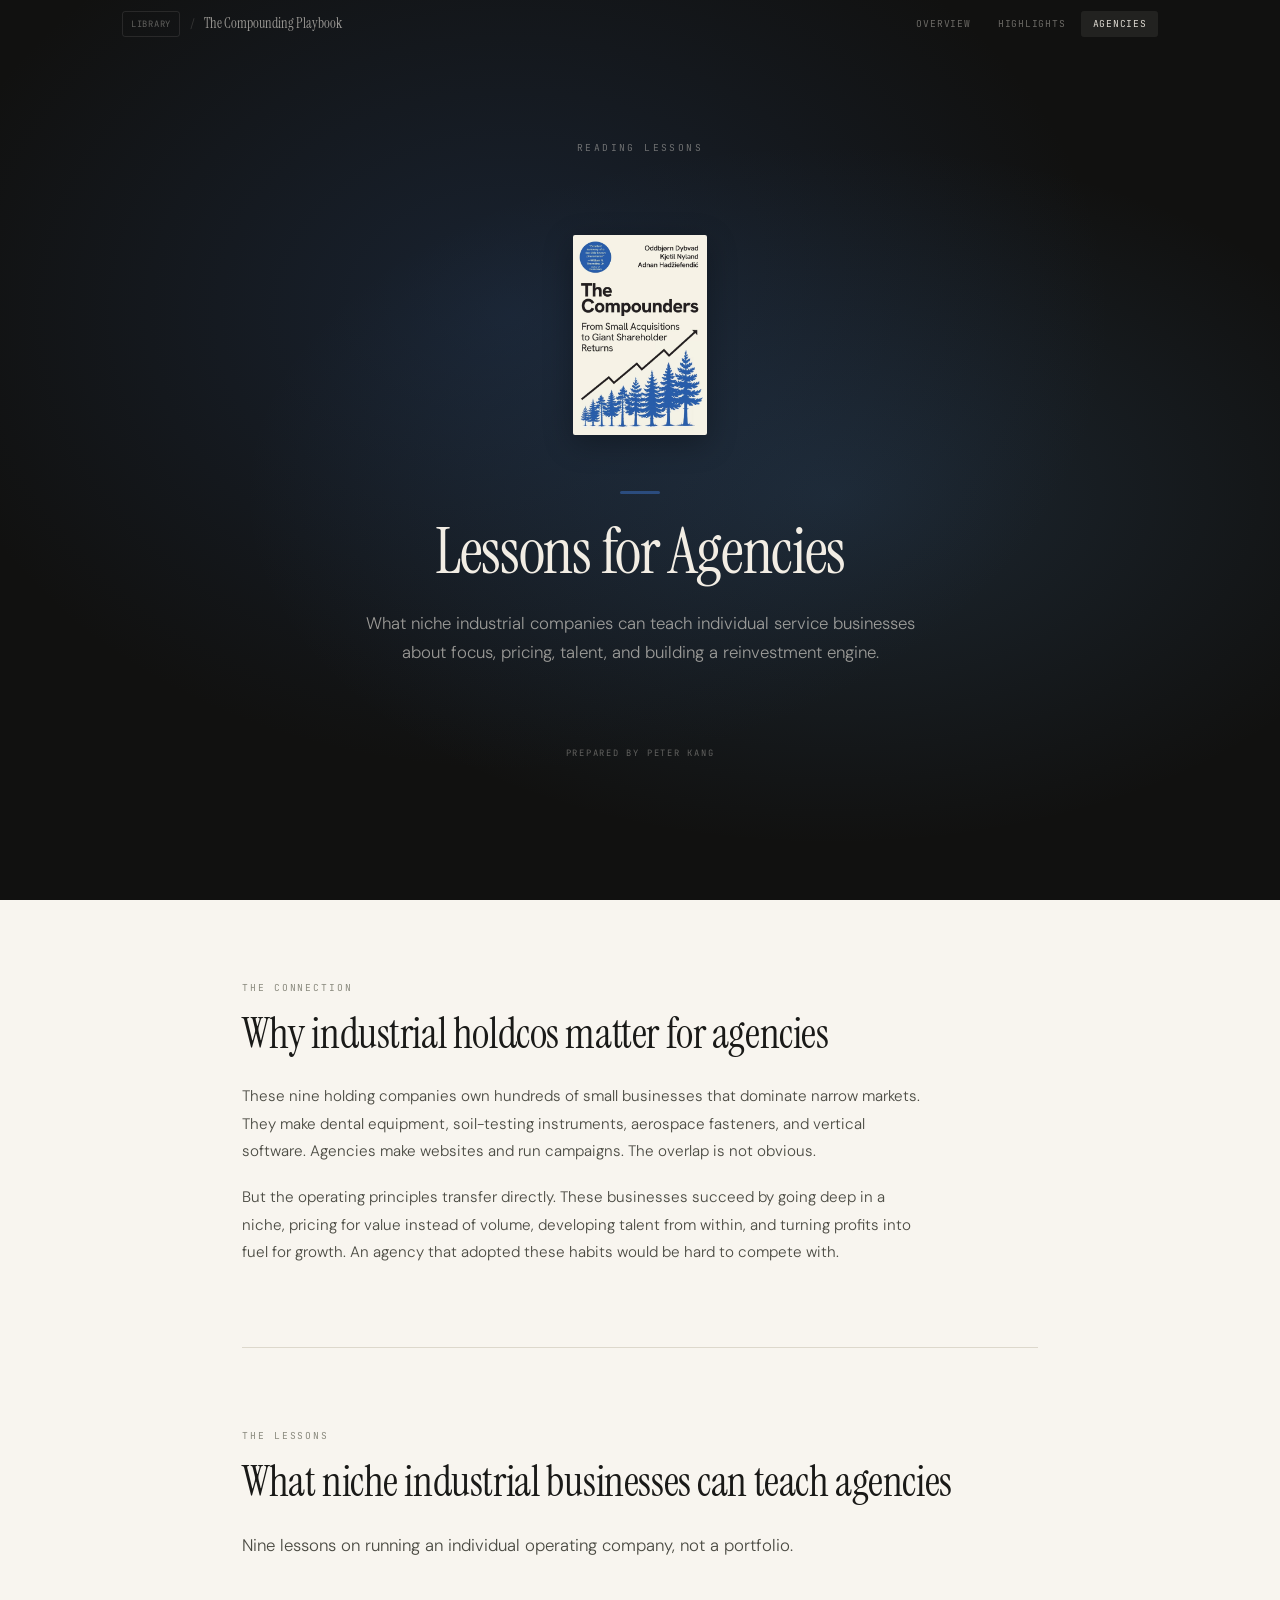
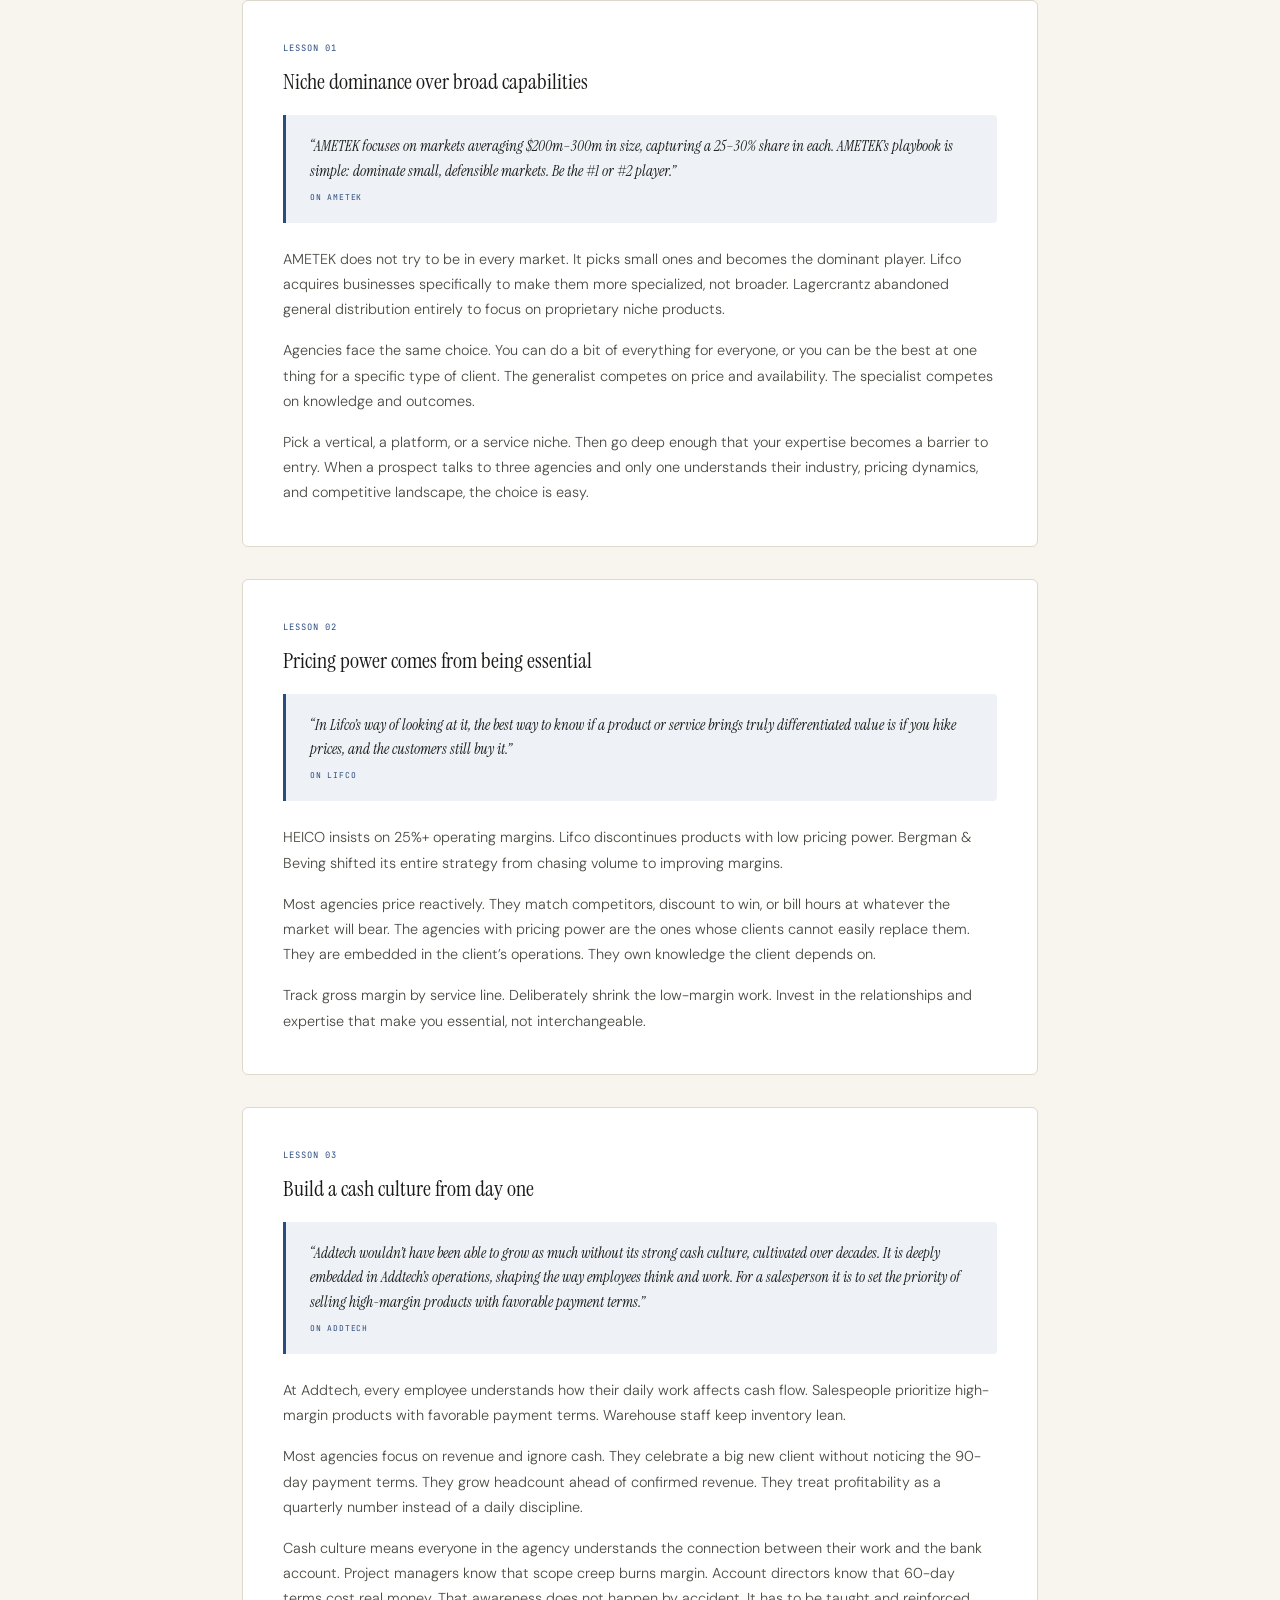
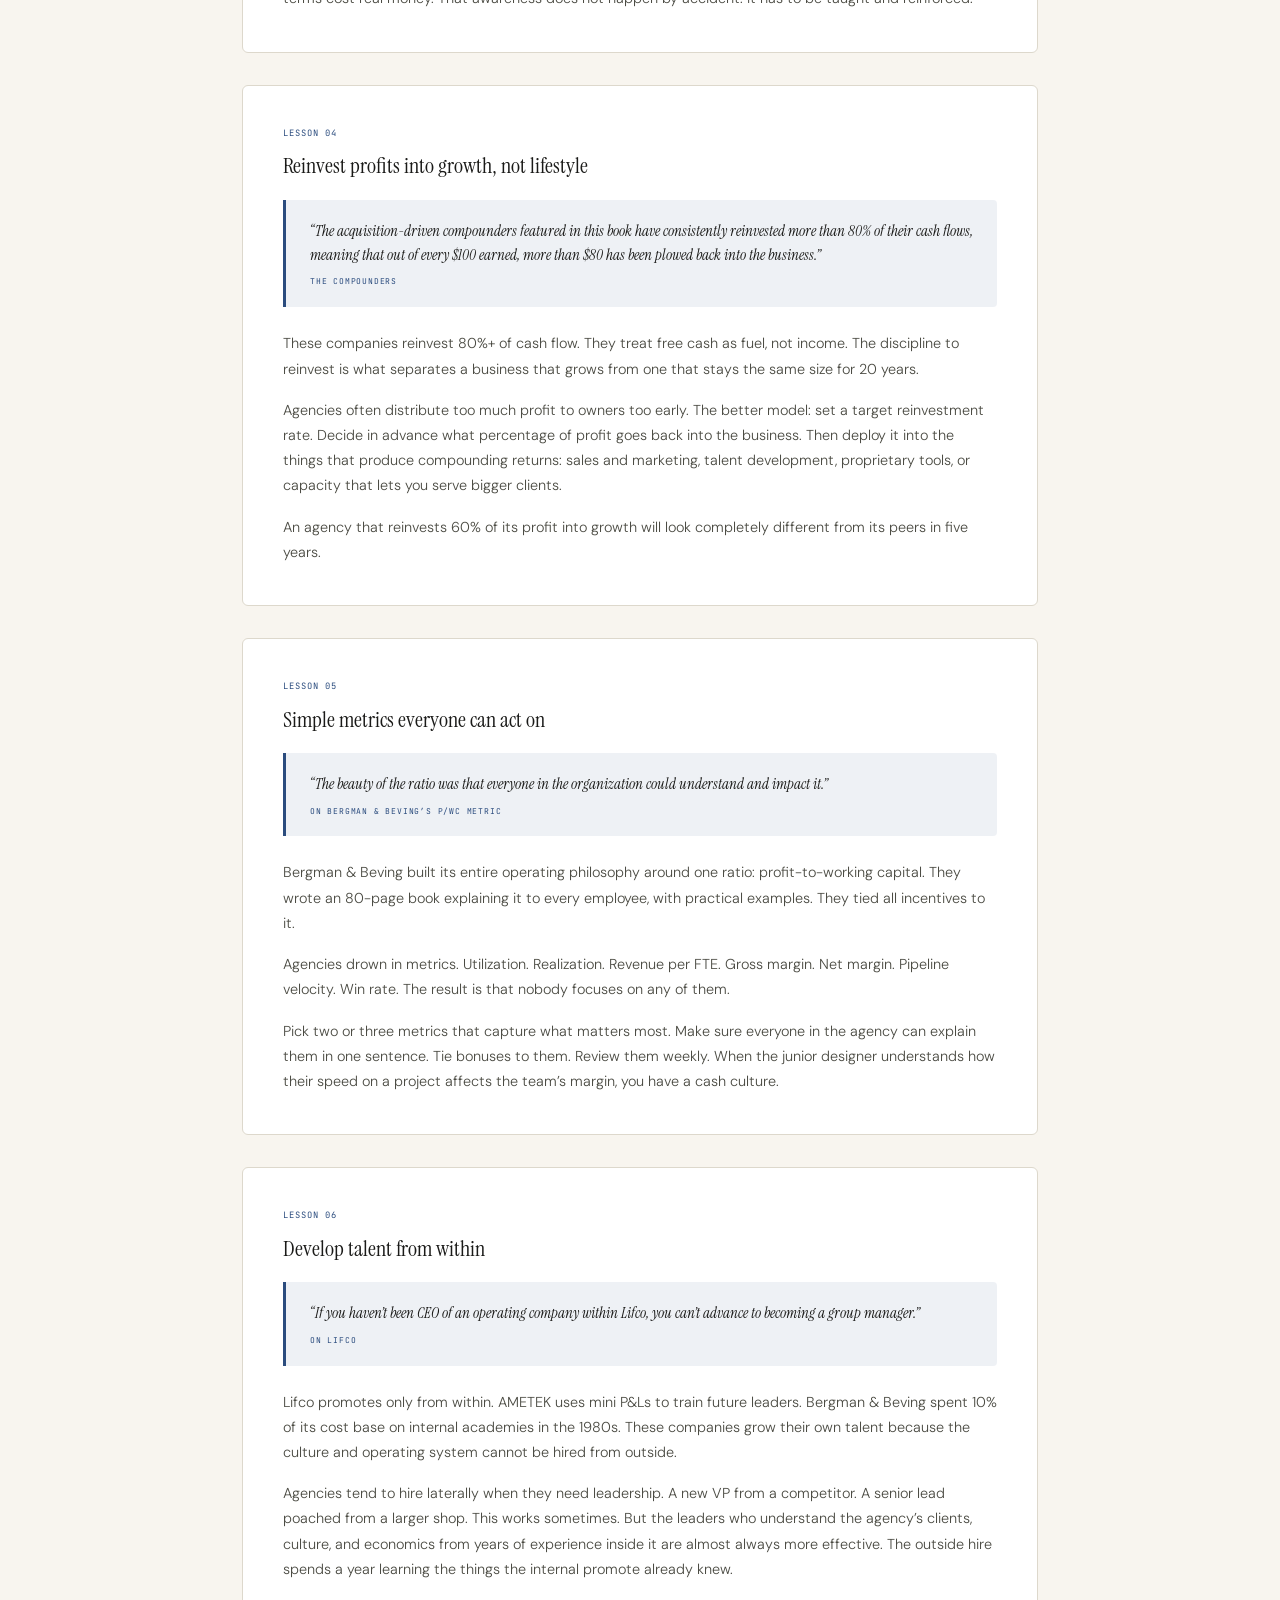
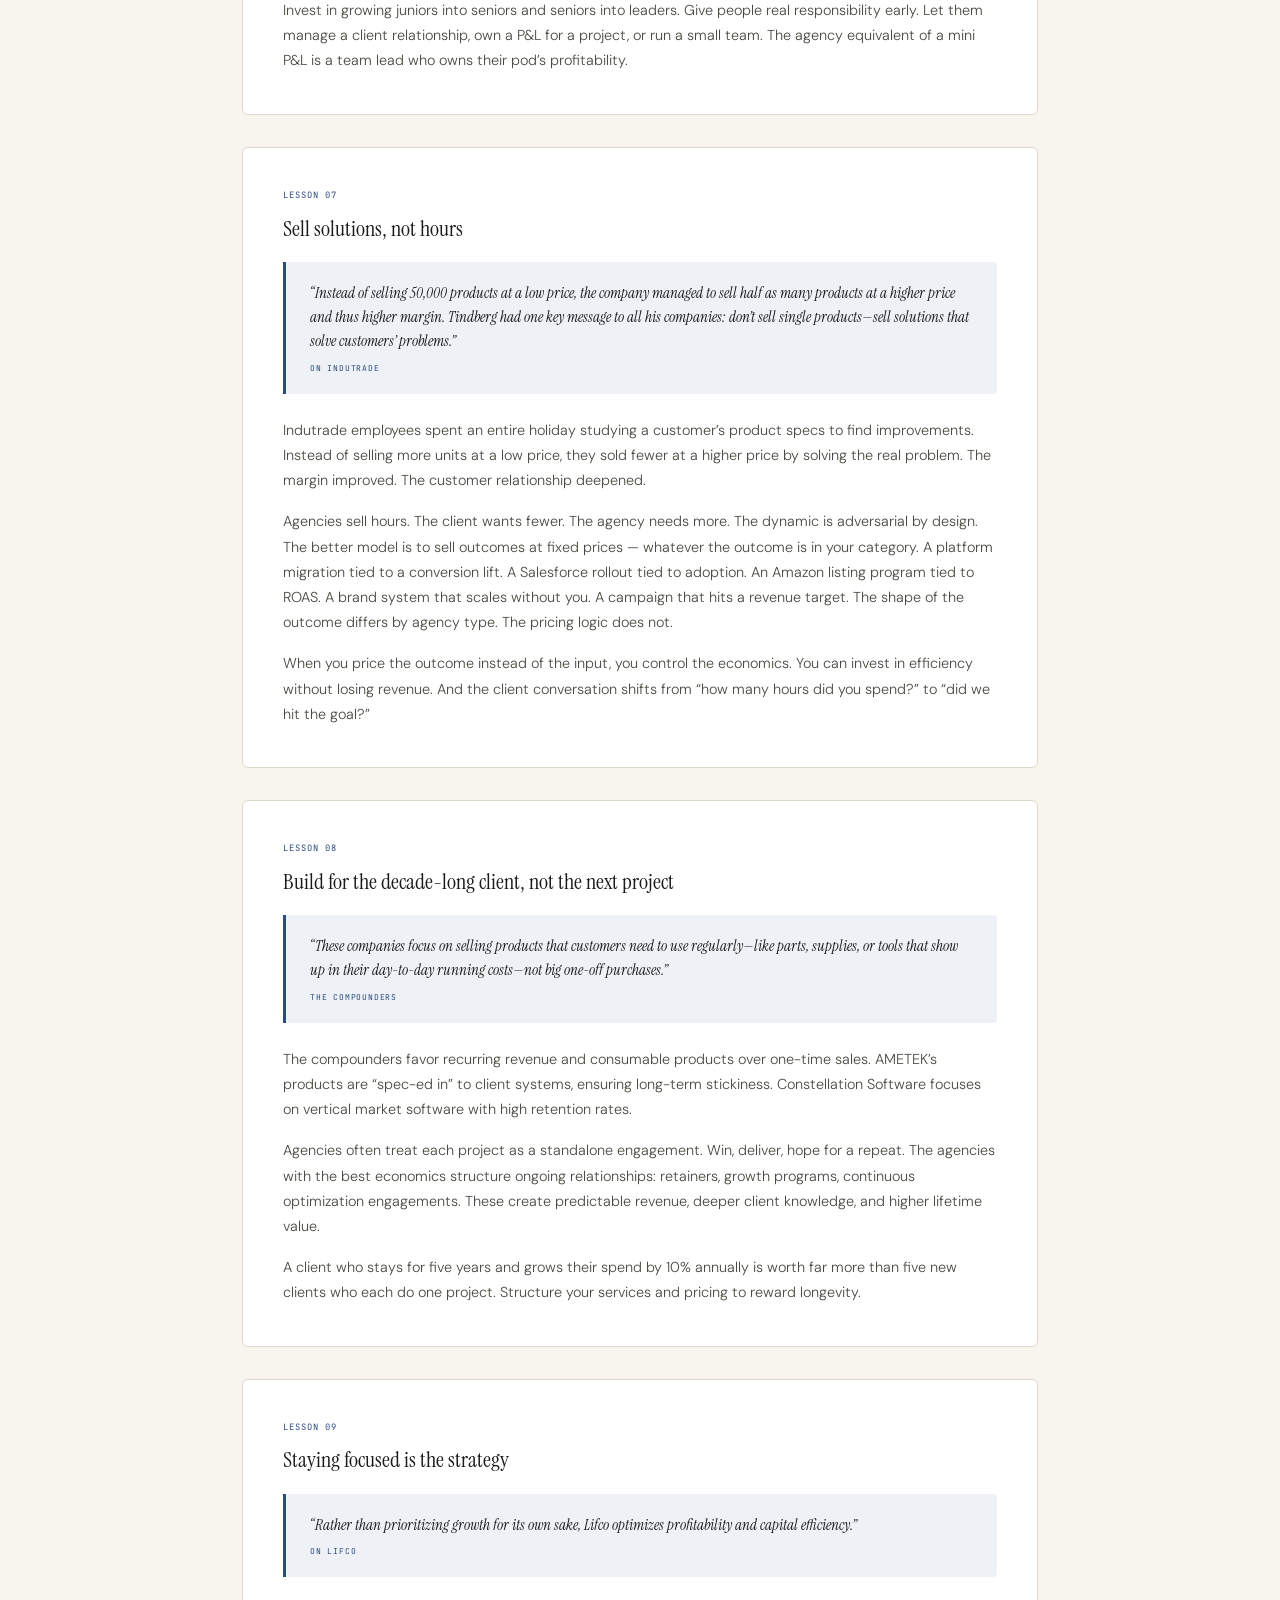
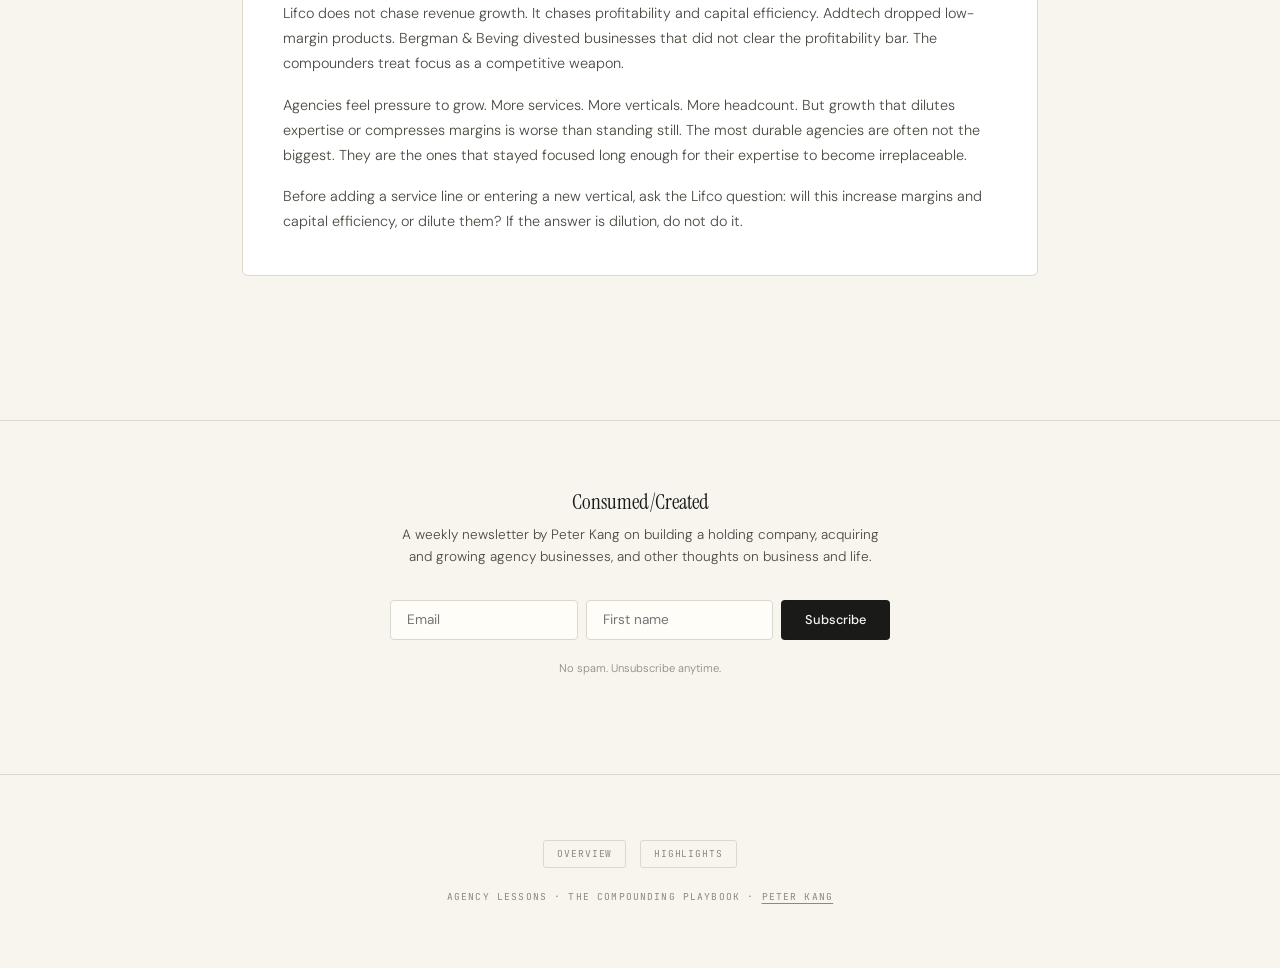
<file: the-compounders/agency-lessons.html>
<!DOCTYPE html>
<html lang="en">
<head>
<meta charset="UTF-8">
<meta name="viewport" content="width=device-width, initial-scale=1.0">
<link rel="icon" href="../favicon.svg" type="image/svg+xml">
<title>Lessons for Agencies — The Compounding Playbook</title>
<meta name="description" content="What agency operators can learn from The Compounders. Applied lessons on organic growth, talent retention, and building acquisition-ready businesses.">
<meta property="og:title" content="Lessons for Agencies — The Compounding Playbook">
<meta property="og:description" content="What agency operators can learn from The Compounders. Applied lessons on organic growth, talent retention, and building acquisition-ready businesses.">
<meta property="og:url" content="https://read.peterkang.com/the-compounders/agency-lessons.html">
<meta property="og:type" content="article">
<meta property="og:image" content="https://read.peterkang.com/the-compounders/the-compounders.jpg">
<meta name="twitter:card" content="summary">
<meta name="twitter:title" content="Lessons for Agencies — The Compounding Playbook">
<meta name="twitter:description" content="What agency operators can learn from The Compounders. Applied lessons on organic growth, talent retention, and building acquisition-ready businesses.">
<meta name="twitter:image" content="https://read.peterkang.com/the-compounders/the-compounders.jpg">
<link rel="canonical" href="https://read.peterkang.com/the-compounders/agency-lessons.html">
<link rel="preconnect" href="https://fonts.googleapis.com">
<link rel="preconnect" href="https://fonts.gstatic.com" crossorigin>
<link href="https://fonts.googleapis.com/css2?family=Instrument+Serif:ital@0;1&family=DM+Sans:ital,opsz,wght@0,9..40,300;0,9..40,400;0,9..40,500;0,9..40,600;1,9..40,300;1,9..40,400&family=JetBrains+Mono:wght@400;500&display=swap" rel="stylesheet">
<link rel="stylesheet" href="styles.css">
<style>
  :root {
    --accent: #2B4C7E;
    --accent-light: #4A7FB5;
    --accent-glow: rgba(43,76,126,0.08);
    --accent-glow-strong: rgba(43,76,126,0.15);
  }

  .hero h1 { max-width: 750px; }

  .content { max-width: 860px; }

  /* ── LESSON CARDS ── */
  .lesson {
    background: #FFFFFF;
    border: 1px solid var(--rule);
    border-radius: 6px;
    padding: 2.5rem;
    margin-bottom: 2rem;
  }

  .lesson-num {
    font-family: var(--mono);
    font-size: 0.55rem;
    letter-spacing: 0.12em;
    text-transform: uppercase;
    color: var(--accent);
    margin-bottom: 0.8rem;
  }

  .lesson-title {
    font-family: var(--serif);
    font-size: 1.4rem;
    line-height: 1.25;
    margin-bottom: 1.2rem;
  }

  .lesson-quote {
    background: var(--accent-glow);
    border-left: 3px solid var(--accent);
    padding: 1.2rem 1.5rem;
    border-radius: 0 4px 4px 0;
    margin-bottom: 1.5rem;
  }

  .lesson-quote-text {
    font-family: var(--serif);
    font-style: italic;
    font-size: 0.92rem;
    line-height: 1.65;
    margin-bottom: 0.5rem;
  }

  .lesson-quote-source {
    font-family: var(--mono);
    font-size: 0.5rem;
    letter-spacing: 0.1em;
    text-transform: uppercase;
    color: var(--accent);
  }

  .lesson-body {
    font-size: 0.9rem;
    color: var(--ink-light);
    line-height: 1.75;
    font-weight: 300;
  }

  .lesson-body p {
    margin-bottom: 1rem;
  }

  .lesson-body p:last-child {
    margin-bottom: 0;
  }

  @media (max-width: 768px) {
    .lesson { padding: 1.5rem; }
    .lesson-quote { padding: 1rem 1.2rem; }
  }
</style>
<script type="application/ld+json">
[{
  "@context": "https://schema.org",
  "@type": "Article",
  "headline": "Lessons for Agencies — The Compounding Playbook",
  "url": "https://read.peterkang.com/the-compounders/agency-lessons.html",
  "description": "What agency operators can learn from The Compounders. Applied lessons on organic growth, talent retention, and building acquisition-ready businesses.",
  "author": {
    "@type": "Person",
    "name": "Peter Kang",
    "url": "https://peterkang.com"
  },
  "about": {
    "@type": "Book",
    "name": "The Compounders",
    "author": { "@type": "Person", "name": "D.C. Palter" }
  },
  "isPartOf": {
    "@type": "WebSite",
    "name": "Reading Lessons",
    "url": "https://read.peterkang.com/"
  }
},
{
  "@context": "https://schema.org",
  "@type": "BreadcrumbList",
  "itemListElement": [
    { "@type": "ListItem", "position": 1, "name": "Reading Lessons", "item": "https://read.peterkang.com/" },
    { "@type": "ListItem", "position": 2, "name": "The Compounding Playbook", "item": "https://read.peterkang.com/the-compounders/" },
    { "@type": "ListItem", "position": 3, "name": "Lessons for Agencies" }
  ]
}]
</script>
</head>
<body>

<nav class="site-nav" id="siteNav">
  <div class="site-nav-inner">
    <div class="site-nav-left">
      <a href="../" class="site-nav-up">Library</a>
      <span class="site-nav-sep">/</span>
      <a href="index.html" class="site-nav-brand">The Compounding Playbook</a>
    </div>
    <div class="site-nav-links">
      <a href="index.html">Overview</a>
      <a href="highlights.html">Highlights</a>
      <a href="agency-lessons.html" class="active">Agencies</a>
    </div>
  </div>
</nav>

<!-- HERO -->
<section class="hero">
  <div class="hero-eyebrow">Reading Lessons</div>
  <img src="the-compounders.jpg" alt="The Compounders cover" class="hero-cover">
  <div class="hero-accent-line"></div>
  <h1>Lessons for Agencies</h1>
  <p class="hero-sub">What niche industrial companies can teach individual service businesses about focus, pricing, talent, and building a reinvestment engine.</p>
  <div class="hero-prepared"><a href="https://peterkang.com" target="_blank">Prepared by Peter Kang</a></div>
</section>

<!-- CONTENT -->
<div class="content">

  <!-- INTRO -->
  <section class="section" id="intro">
    <div class="section-eyebrow fade-up">The Connection</div>
    <h2 class="section-title fade-up">Why industrial holdcos matter for agencies</h2>
    <div class="section-prose fade-up">
      <p>These nine holding companies own hundreds of small businesses that dominate narrow markets. They make dental equipment, soil-testing instruments, aerospace fasteners, and vertical software. Agencies make websites and run campaigns. The overlap is not obvious.</p>
      <p>But the operating principles transfer directly. These businesses succeed by going deep in a niche, pricing for value instead of volume, developing talent from within, and turning profits into fuel for growth. An agency that adopted these habits would be hard to compete with.</p>
    </div>
  </section>

  <!-- LESSONS -->
  <section class="section" id="lessons">
    <div class="section-eyebrow fade-up">The Lessons</div>
    <h2 class="section-title fade-up">What niche industrial businesses can teach agencies</h2>
    <p class="section-lead fade-up">Nine lessons on running an individual operating company, not a portfolio.</p>

    <!-- LESSON 1 -->
    <div class="lesson fade-up">
      <div class="lesson-num">Lesson 01</div>
      <div class="lesson-title">Niche dominance over broad capabilities</div>
      <div class="lesson-quote">
        <div class="lesson-quote-text">&ldquo;AMETEK focuses on markets averaging $200m&ndash;300m in size, capturing a 25&ndash;30% share in each. AMETEK&rsquo;s playbook is simple: dominate small, defensible markets. Be the #1 or #2 player.&rdquo;</div>
        <div class="lesson-quote-source">on AMETEK</div>
      </div>
      <div class="lesson-body">
        <p>AMETEK does not try to be in every market. It picks small ones and becomes the dominant player. Lifco acquires businesses specifically to make them more specialized, not broader. Lagercrantz abandoned general distribution entirely to focus on proprietary niche products.</p>
        <p>Agencies face the same choice. You can do a bit of everything for everyone, or you can be the best at one thing for a specific type of client. The generalist competes on price and availability. The specialist competes on knowledge and outcomes.</p>
        <p>Pick a vertical, a platform, or a service niche. Then go deep enough that your expertise becomes a barrier to entry. When a prospect talks to three agencies and only one understands their industry, pricing dynamics, and competitive landscape, the choice is easy.</p>
      </div>
    </div>

    <!-- LESSON 2 -->
    <div class="lesson fade-up">
      <div class="lesson-num">Lesson 02</div>
      <div class="lesson-title">Pricing power comes from being essential</div>
      <div class="lesson-quote">
        <div class="lesson-quote-text">&ldquo;In Lifco&rsquo;s way of looking at it, the best way to know if a product or service brings truly differentiated value is if you hike prices, and the customers still buy it.&rdquo;</div>
        <div class="lesson-quote-source">on Lifco</div>
      </div>
      <div class="lesson-body">
        <p>HEICO insists on 25%+ operating margins. Lifco discontinues products with low pricing power. Bergman &amp; Beving shifted its entire strategy from chasing volume to improving margins.</p>
        <p>Most agencies price reactively. They match competitors, discount to win, or bill hours at whatever the market will bear. The agencies with pricing power are the ones whose clients cannot easily replace them. They are embedded in the client&rsquo;s operations. They own knowledge the client depends on.</p>
        <p>Track gross margin by service line. Deliberately shrink the low-margin work. Invest in the relationships and expertise that make you essential, not interchangeable.</p>
      </div>
    </div>

    <!-- LESSON 3 -->
    <div class="lesson fade-up">
      <div class="lesson-num">Lesson 03</div>
      <div class="lesson-title">Build a cash culture from day one</div>
      <div class="lesson-quote">
        <div class="lesson-quote-text">&ldquo;Addtech wouldn&rsquo;t have been able to grow as much without its strong cash culture, cultivated over decades. It is deeply embedded in Addtech&rsquo;s operations, shaping the way employees think and work. For a salesperson it is to set the priority of selling high-margin products with favorable payment terms.&rdquo;</div>
        <div class="lesson-quote-source">on Addtech</div>
      </div>
      <div class="lesson-body">
        <p>At Addtech, every employee understands how their daily work affects cash flow. Salespeople prioritize high-margin products with favorable payment terms. Warehouse staff keep inventory lean.</p>
        <p>Most agencies focus on revenue and ignore cash. They celebrate a big new client without noticing the 90-day payment terms. They grow headcount ahead of confirmed revenue. They treat profitability as a quarterly number instead of a daily discipline.</p>
        <p>Cash culture means everyone in the agency understands the connection between their work and the bank account. Project managers know that scope creep burns margin. Account directors know that 60-day terms cost real money. That awareness does not happen by accident. It has to be taught and reinforced.</p>
      </div>
    </div>

    <!-- LESSON 4 -->
    <div class="lesson fade-up">
      <div class="lesson-num">Lesson 04</div>
      <div class="lesson-title">Reinvest profits into growth, not lifestyle</div>
      <div class="lesson-quote">
        <div class="lesson-quote-text">&ldquo;The acquisition-driven compounders featured in this book have consistently reinvested more than 80% of their cash flows, meaning that out of every $100 earned, more than $80 has been plowed back into the business.&rdquo;</div>
        <div class="lesson-quote-source">The Compounders</div>
      </div>
      <div class="lesson-body">
        <p>These companies reinvest 80%+ of cash flow. They treat free cash as fuel, not income. The discipline to reinvest is what separates a business that grows from one that stays the same size for 20 years.</p>
        <p>Agencies often distribute too much profit to owners too early. The better model: set a target reinvestment rate. Decide in advance what percentage of profit goes back into the business. Then deploy it into the things that produce compounding returns: sales and marketing, talent development, proprietary tools, or capacity that lets you serve bigger clients.</p>
        <p>An agency that reinvests 60% of its profit into growth will look completely different from its peers in five years.</p>
      </div>
    </div>

    <!-- LESSON 5 -->
    <div class="lesson fade-up">
      <div class="lesson-num">Lesson 05</div>
      <div class="lesson-title">Simple metrics everyone can act on</div>
      <div class="lesson-quote">
        <div class="lesson-quote-text">&ldquo;The beauty of the ratio was that everyone in the organization could understand and impact it.&rdquo;</div>
        <div class="lesson-quote-source">on Bergman &amp; Beving&rsquo;s P/WC metric</div>
      </div>
      <div class="lesson-body">
        <p>Bergman &amp; Beving built its entire operating philosophy around one ratio: profit-to-working capital. They wrote an 80-page book explaining it to every employee, with practical examples. They tied all incentives to it.</p>
        <p>Agencies drown in metrics. Utilization. Realization. Revenue per FTE. Gross margin. Net margin. Pipeline velocity. Win rate. The result is that nobody focuses on any of them.</p>
        <p>Pick two or three metrics that capture what matters most. Make sure everyone in the agency can explain them in one sentence. Tie bonuses to them. Review them weekly. When the junior designer understands how their speed on a project affects the team&rsquo;s margin, you have a cash culture.</p>
      </div>
    </div>

    <!-- LESSON 6 -->
    <div class="lesson fade-up">
      <div class="lesson-num">Lesson 06</div>
      <div class="lesson-title">Develop talent from within</div>
      <div class="lesson-quote">
        <div class="lesson-quote-text">&ldquo;If you haven&rsquo;t been CEO of an operating company within Lifco, you can&rsquo;t advance to becoming a group manager.&rdquo;</div>
        <div class="lesson-quote-source">on Lifco</div>
      </div>
      <div class="lesson-body">
        <p>Lifco promotes only from within. AMETEK uses mini P&amp;Ls to train future leaders. Bergman &amp; Beving spent 10% of its cost base on internal academies in the 1980s. These companies grow their own talent because the culture and operating system cannot be hired from outside.</p>
        <p>Agencies tend to hire laterally when they need leadership. A new VP from a competitor. A senior lead poached from a larger shop. This works sometimes. But the leaders who understand the agency&rsquo;s clients, culture, and economics from years of experience inside it are almost always more effective. The outside hire spends a year learning the things the internal promote already knew.</p>
        <p>Invest in growing juniors into seniors and seniors into leaders. Give people real responsibility early. Let them manage a client relationship, own a P&amp;L for a project, or run a small team. The agency equivalent of a mini P&amp;L is a team lead who owns their pod&rsquo;s profitability.</p>
      </div>
    </div>

    <!-- LESSON 7 -->
    <div class="lesson fade-up">
      <div class="lesson-num">Lesson 07</div>
      <div class="lesson-title">Sell solutions, not hours</div>
      <div class="lesson-quote">
        <div class="lesson-quote-text">&ldquo;Instead of selling 50,000 products at a low price, the company managed to sell half as many products at a higher price and thus higher margin. Tindberg had one key message to all his companies: don&rsquo;t sell single products&mdash;sell solutions that solve customers&rsquo; problems.&rdquo;</div>
        <div class="lesson-quote-source">on Indutrade</div>
      </div>
      <div class="lesson-body">
        <p>Indutrade employees spent an entire holiday studying a customer&rsquo;s product specs to find improvements. Instead of selling more units at a low price, they sold fewer at a higher price by solving the real problem. The margin improved. The customer relationship deepened.</p>
        <p>Agencies sell hours. The client wants fewer. The agency needs more. The dynamic is adversarial by design. The better model is to sell outcomes at fixed prices &mdash; whatever the outcome is in your category. A platform migration tied to a conversion lift. A Salesforce rollout tied to adoption. An Amazon listing program tied to ROAS. A brand system that scales without you. A campaign that hits a revenue target. The shape of the outcome differs by agency type. The pricing logic does not.</p>
        <p>When you price the outcome instead of the input, you control the economics. You can invest in efficiency without losing revenue. And the client conversation shifts from &ldquo;how many hours did you spend?&rdquo; to &ldquo;did we hit the goal?&rdquo;</p>
      </div>
    </div>

    <!-- LESSON 8 -->
    <div class="lesson fade-up">
      <div class="lesson-num">Lesson 08</div>
      <div class="lesson-title">Build for the decade-long client, not the next project</div>
      <div class="lesson-quote">
        <div class="lesson-quote-text">&ldquo;These companies focus on selling products that customers need to use regularly&mdash;like parts, supplies, or tools that show up in their day-to-day running costs&mdash;not big one-off purchases.&rdquo;</div>
        <div class="lesson-quote-source">The Compounders</div>
      </div>
      <div class="lesson-body">
        <p>The compounders favor recurring revenue and consumable products over one-time sales. AMETEK&rsquo;s products are &ldquo;spec-ed in&rdquo; to client systems, ensuring long-term stickiness. Constellation Software focuses on vertical market software with high retention rates.</p>
        <p>Agencies often treat each project as a standalone engagement. Win, deliver, hope for a repeat. The agencies with the best economics structure ongoing relationships: retainers, growth programs, continuous optimization engagements. These create predictable revenue, deeper client knowledge, and higher lifetime value.</p>
        <p>A client who stays for five years and grows their spend by 10% annually is worth far more than five new clients who each do one project. Structure your services and pricing to reward longevity.</p>
      </div>
    </div>

    <!-- LESSON 9 -->
    <div class="lesson fade-up">
      <div class="lesson-num">Lesson 09</div>
      <div class="lesson-title">Staying focused is the strategy</div>
      <div class="lesson-quote">
        <div class="lesson-quote-text">&ldquo;Rather than prioritizing growth for its own sake, Lifco optimizes profitability and capital efficiency.&rdquo;</div>
        <div class="lesson-quote-source">on Lifco</div>
      </div>
      <div class="lesson-body">
        <p>Lifco does not chase revenue growth. It chases profitability and capital efficiency. Addtech dropped low-margin products. Bergman &amp; Beving divested businesses that did not clear the profitability bar. The compounders treat focus as a competitive weapon.</p>
        <p>Agencies feel pressure to grow. More services. More verticals. More headcount. But growth that dilutes expertise or compresses margins is worse than standing still. The most durable agencies are often not the biggest. They are the ones that stayed focused long enough for their expertise to become irreplaceable.</p>
        <p>Before adding a service line or entering a new vertical, ask the Lifco question: will this increase margins and capital efficiency, or dilute them? If the answer is dilution, do not do it.</p>
      </div>
    </div>

  </section>

</div>

<section class="newsletter-section">
  <h3>Consumed/Created</h3>
  <p class="newsletter-desc">A weekly newsletter by Peter Kang on building a holding company, acquiring and growing agency businesses, and other thoughts on business and life.</p>
  <script src="https://f.convertkit.com/ckjs/ck.5.js" async></script>
  <form action="https://app.kit.com/forms/9327259/subscriptions" class="seva-form formkit-form newsletter-form" method="post" data-sv-form="9327259" data-uid="7b5e7d2e5a" data-format="inline" data-version="5">
    <ul class="formkit-alert formkit-alert-error" data-element="errors" data-group="alert"></ul>
    <div data-element="fields" class="newsletter-fields">
      <input class="formkit-input" name="email_address" aria-label="Email" placeholder="Email" required type="email">
      <input class="formkit-input" aria-label="First Name" name="fields[first_name]" placeholder="First name" type="text">
      <button data-element="submit" class="formkit-submit">Subscribe</button>
    </div>
    <p class="newsletter-note">No spam. Unsubscribe anytime.</p>
  </form>
</section>

<footer class="page-footer">
  <div class="footer-nav">
    <a href="index.html">Overview</a>
    <a href="highlights.html">Highlights</a>
  </div>
  <div class="footer-text">Agency Lessons &middot; The Compounding Playbook &middot; <a href="https://peterkang.com" target="_blank">Peter Kang</a></div>
</footer>

<script>
const observer = new IntersectionObserver((entries) => {
  entries.forEach(entry => {
    if (entry.isIntersecting) entry.target.classList.add('visible');
  });
}, { threshold: 0.06, rootMargin: '0px 0px -30px 0px' });

document.querySelectorAll('.fade-up').forEach(el => observer.observe(el));

const siteNav = document.getElementById('siteNav');
window.addEventListener('scroll', () => {
  siteNav.classList.toggle('scrolled', window.scrollY > 100);
}, { passive: true });
</script>
</body>
</html>
</file>
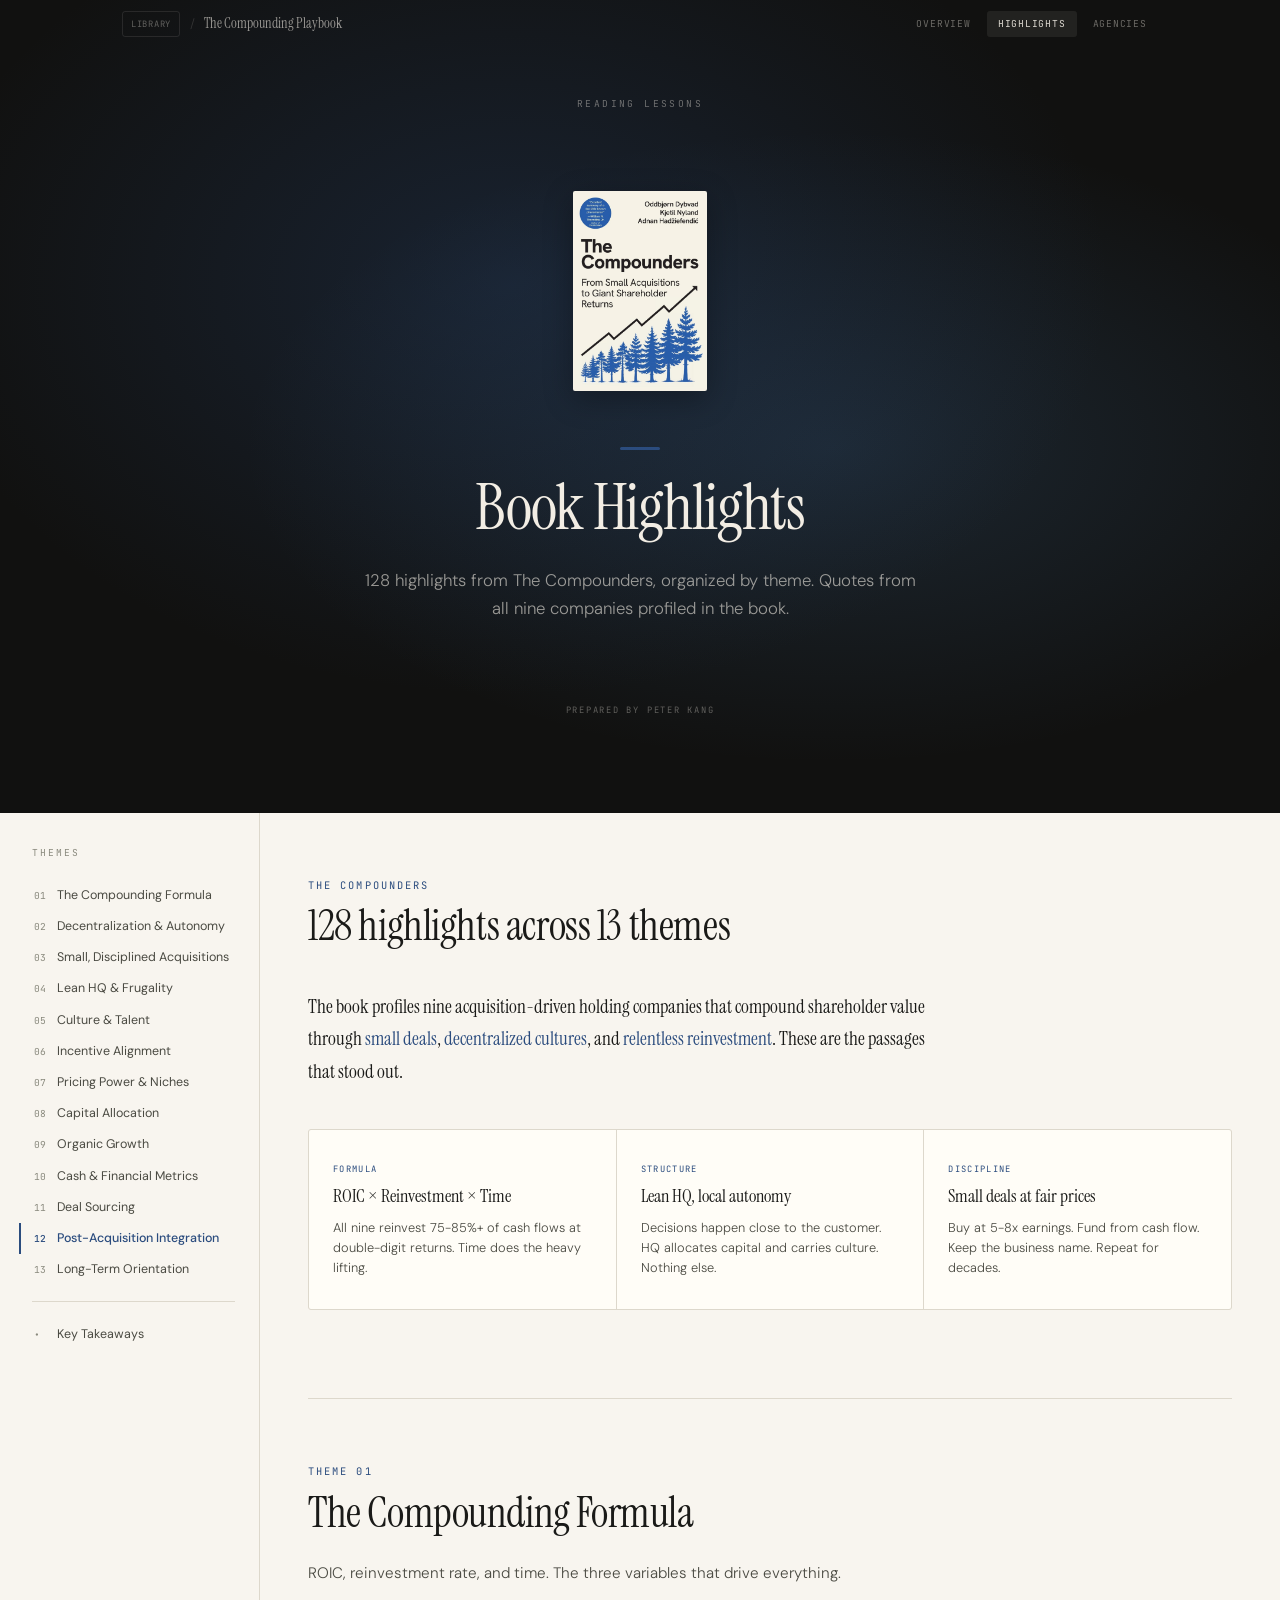
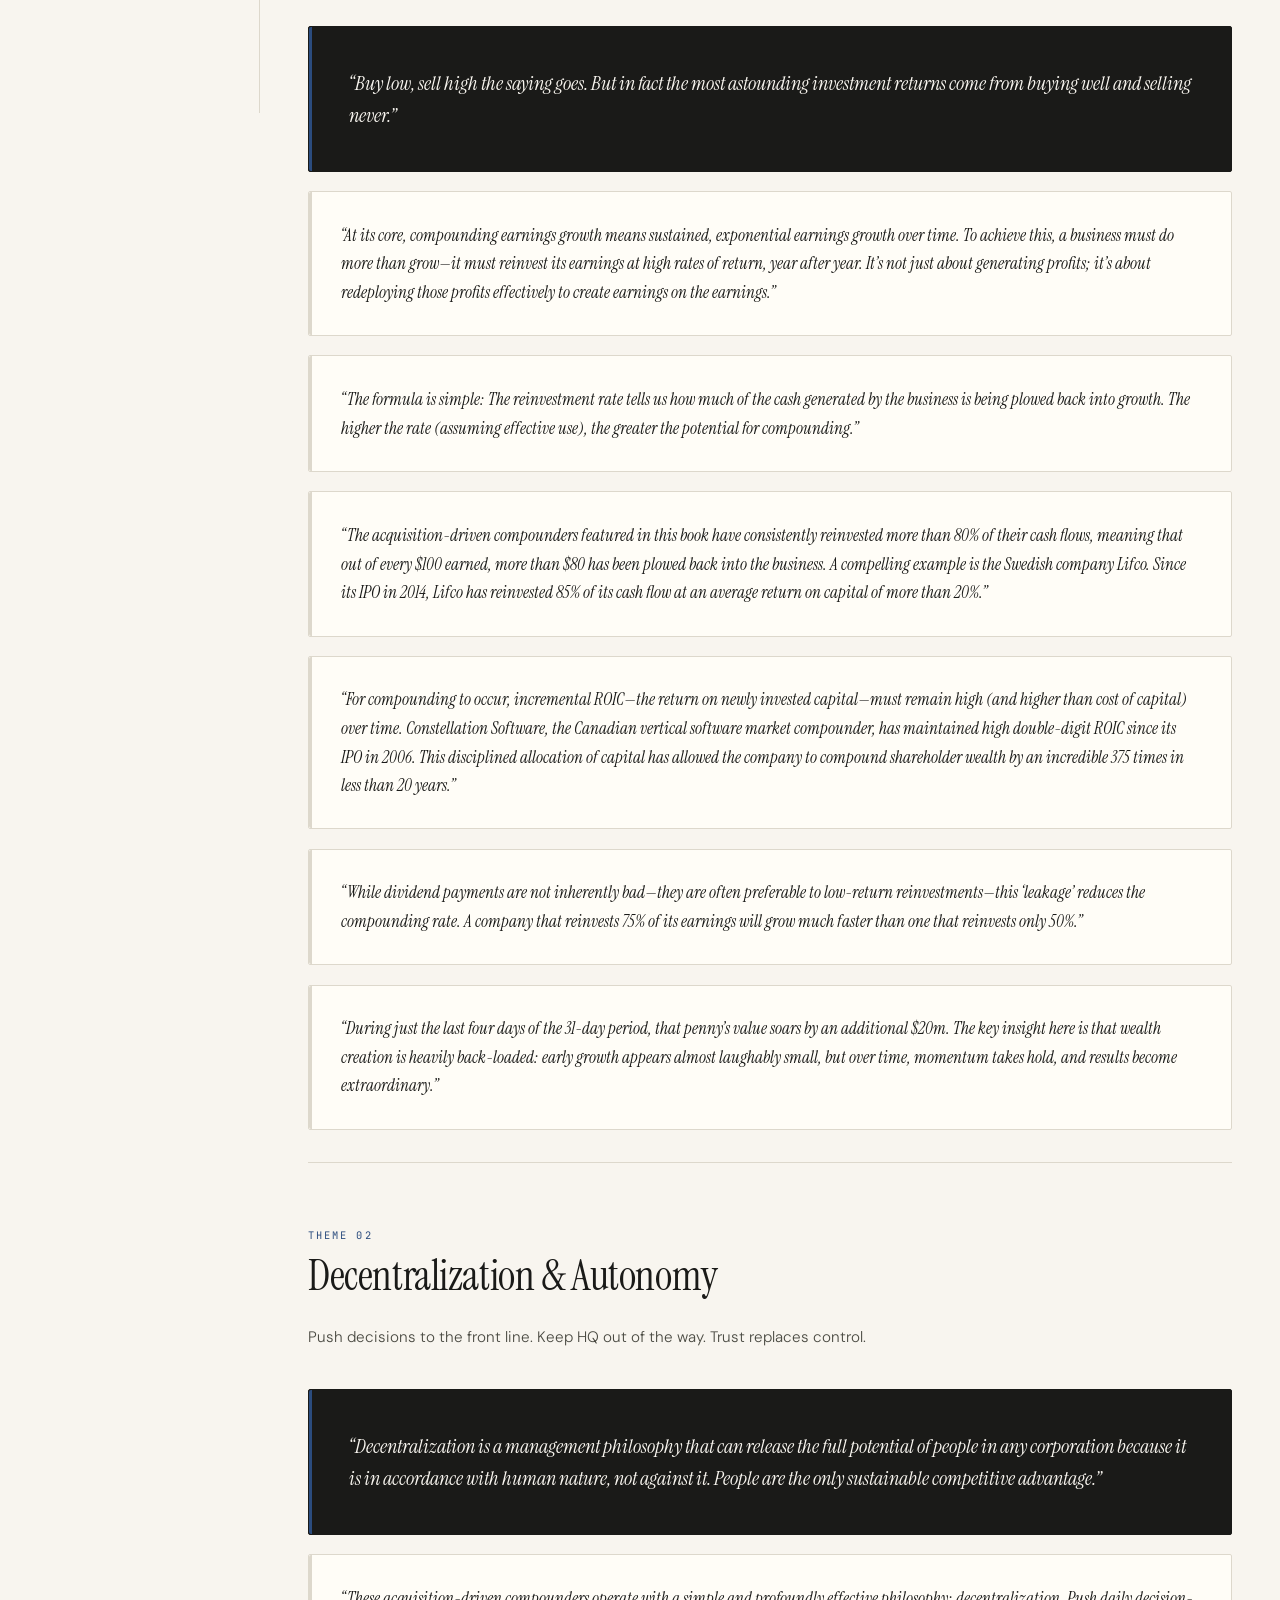
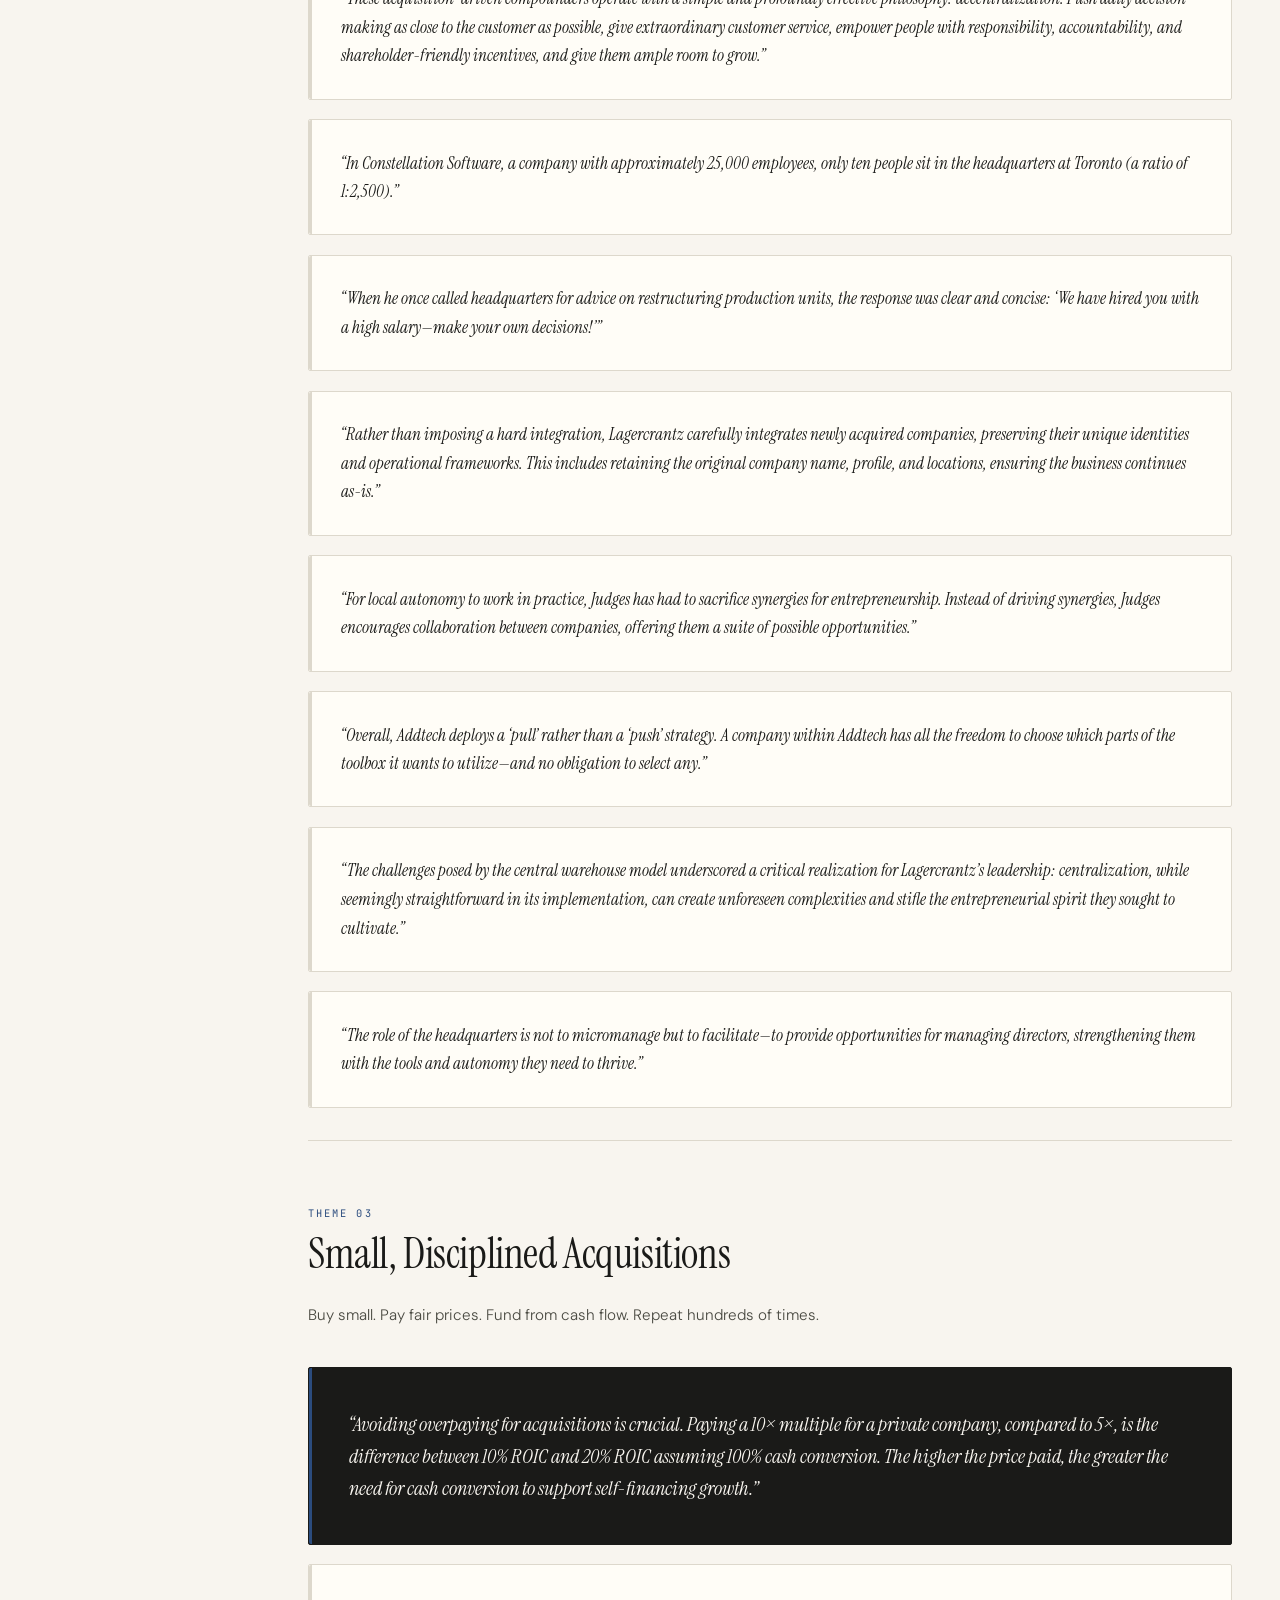
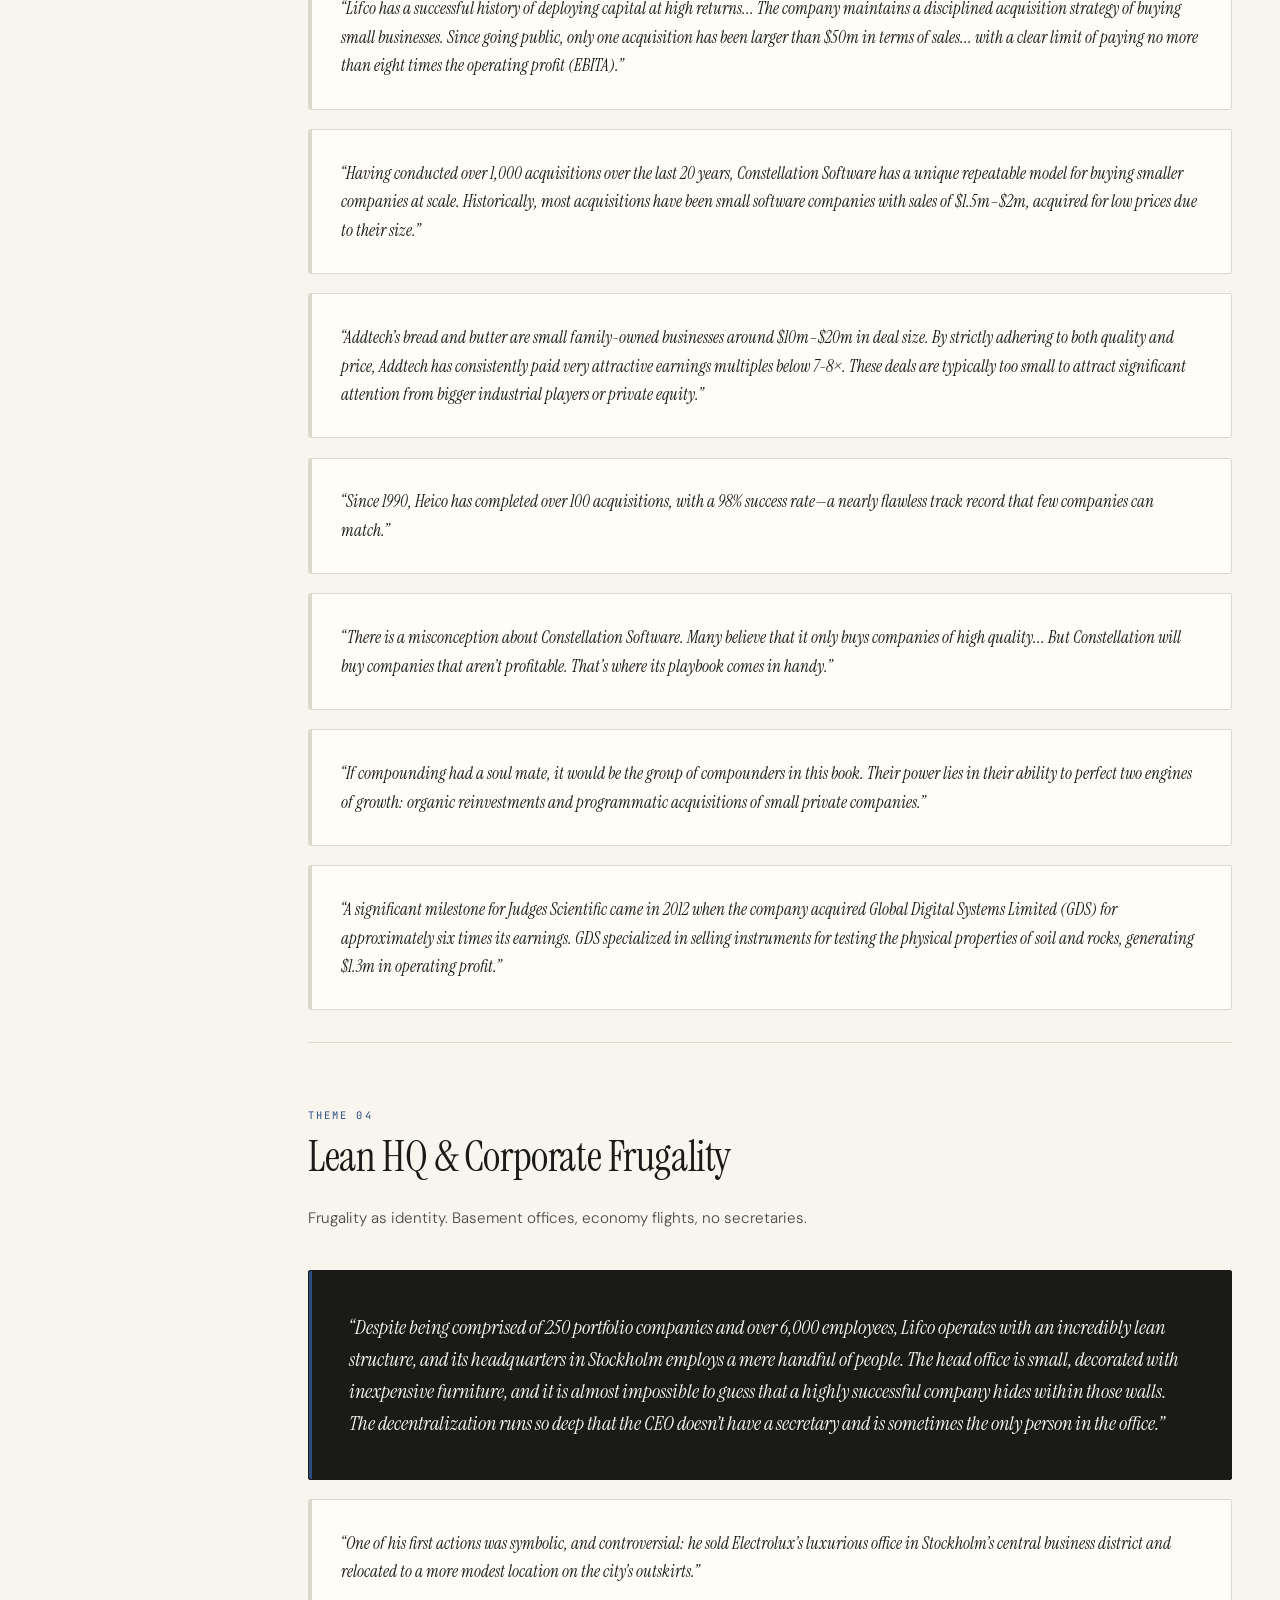
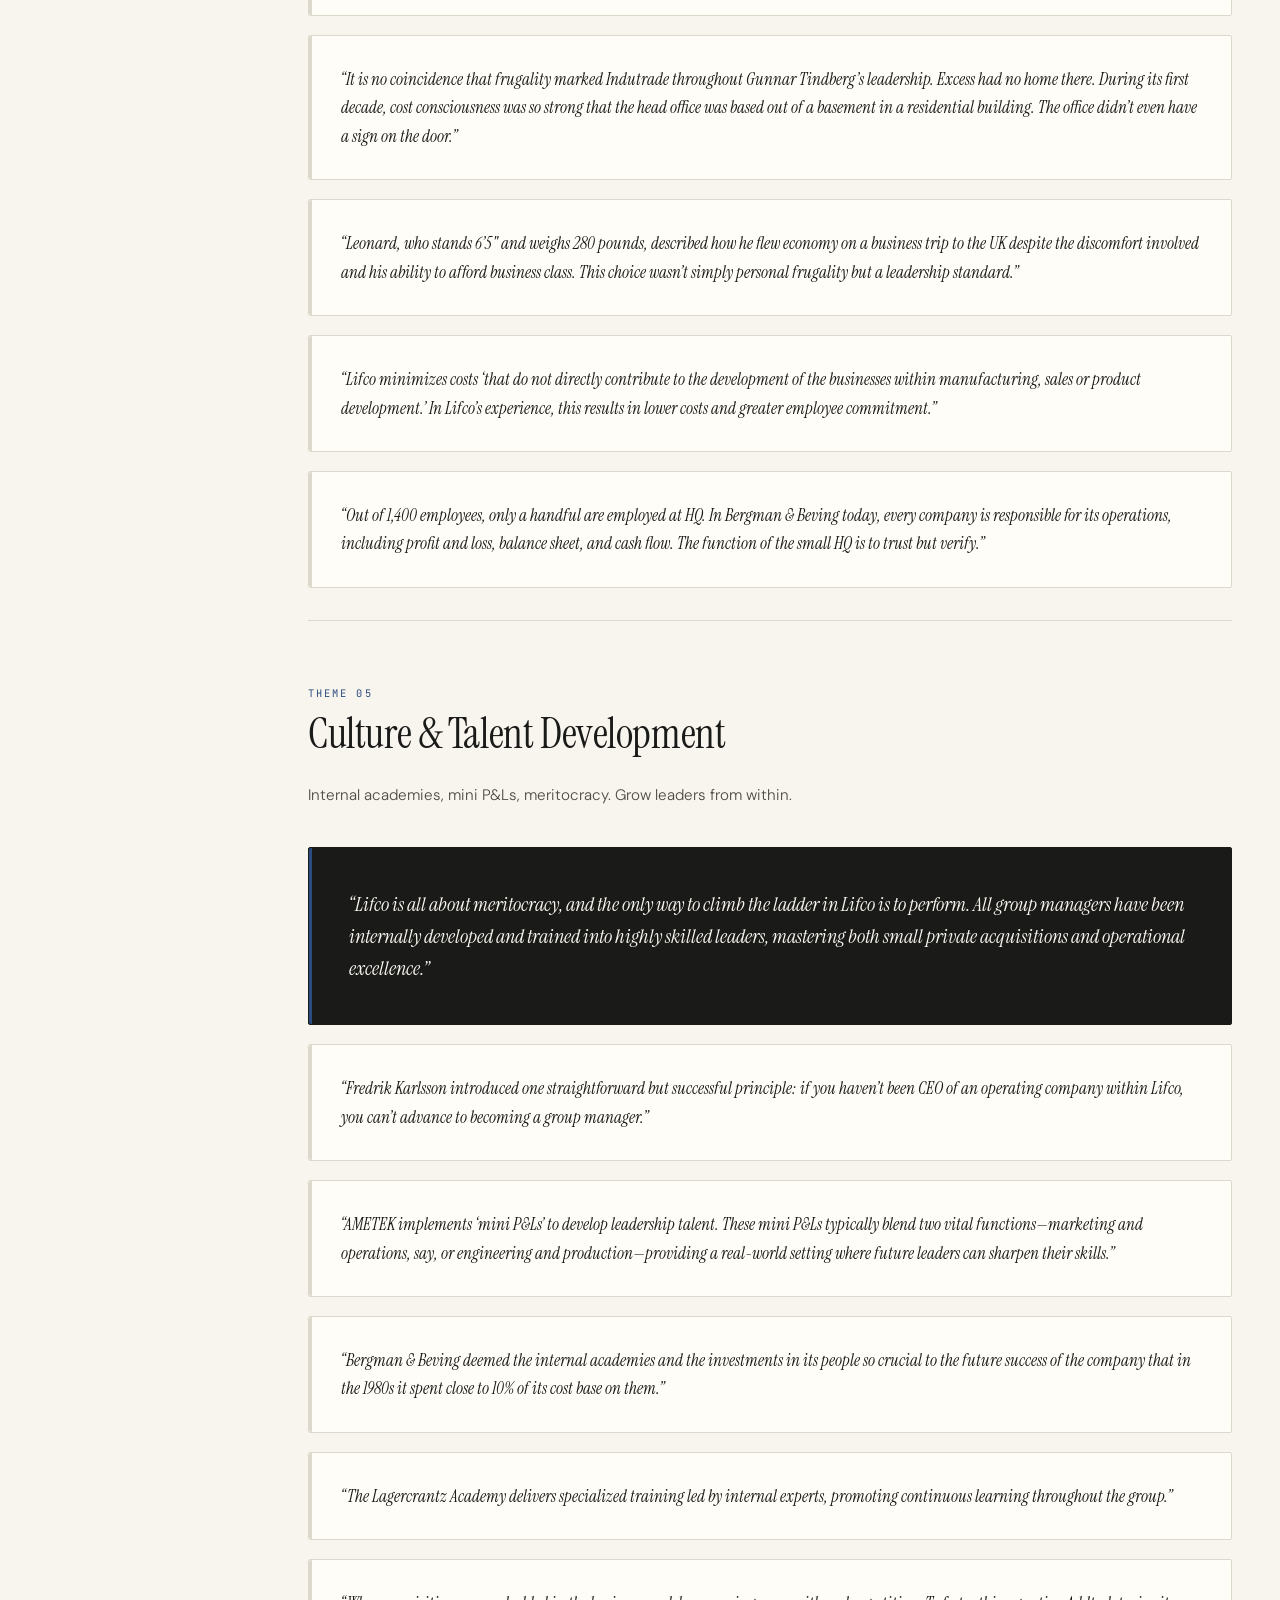
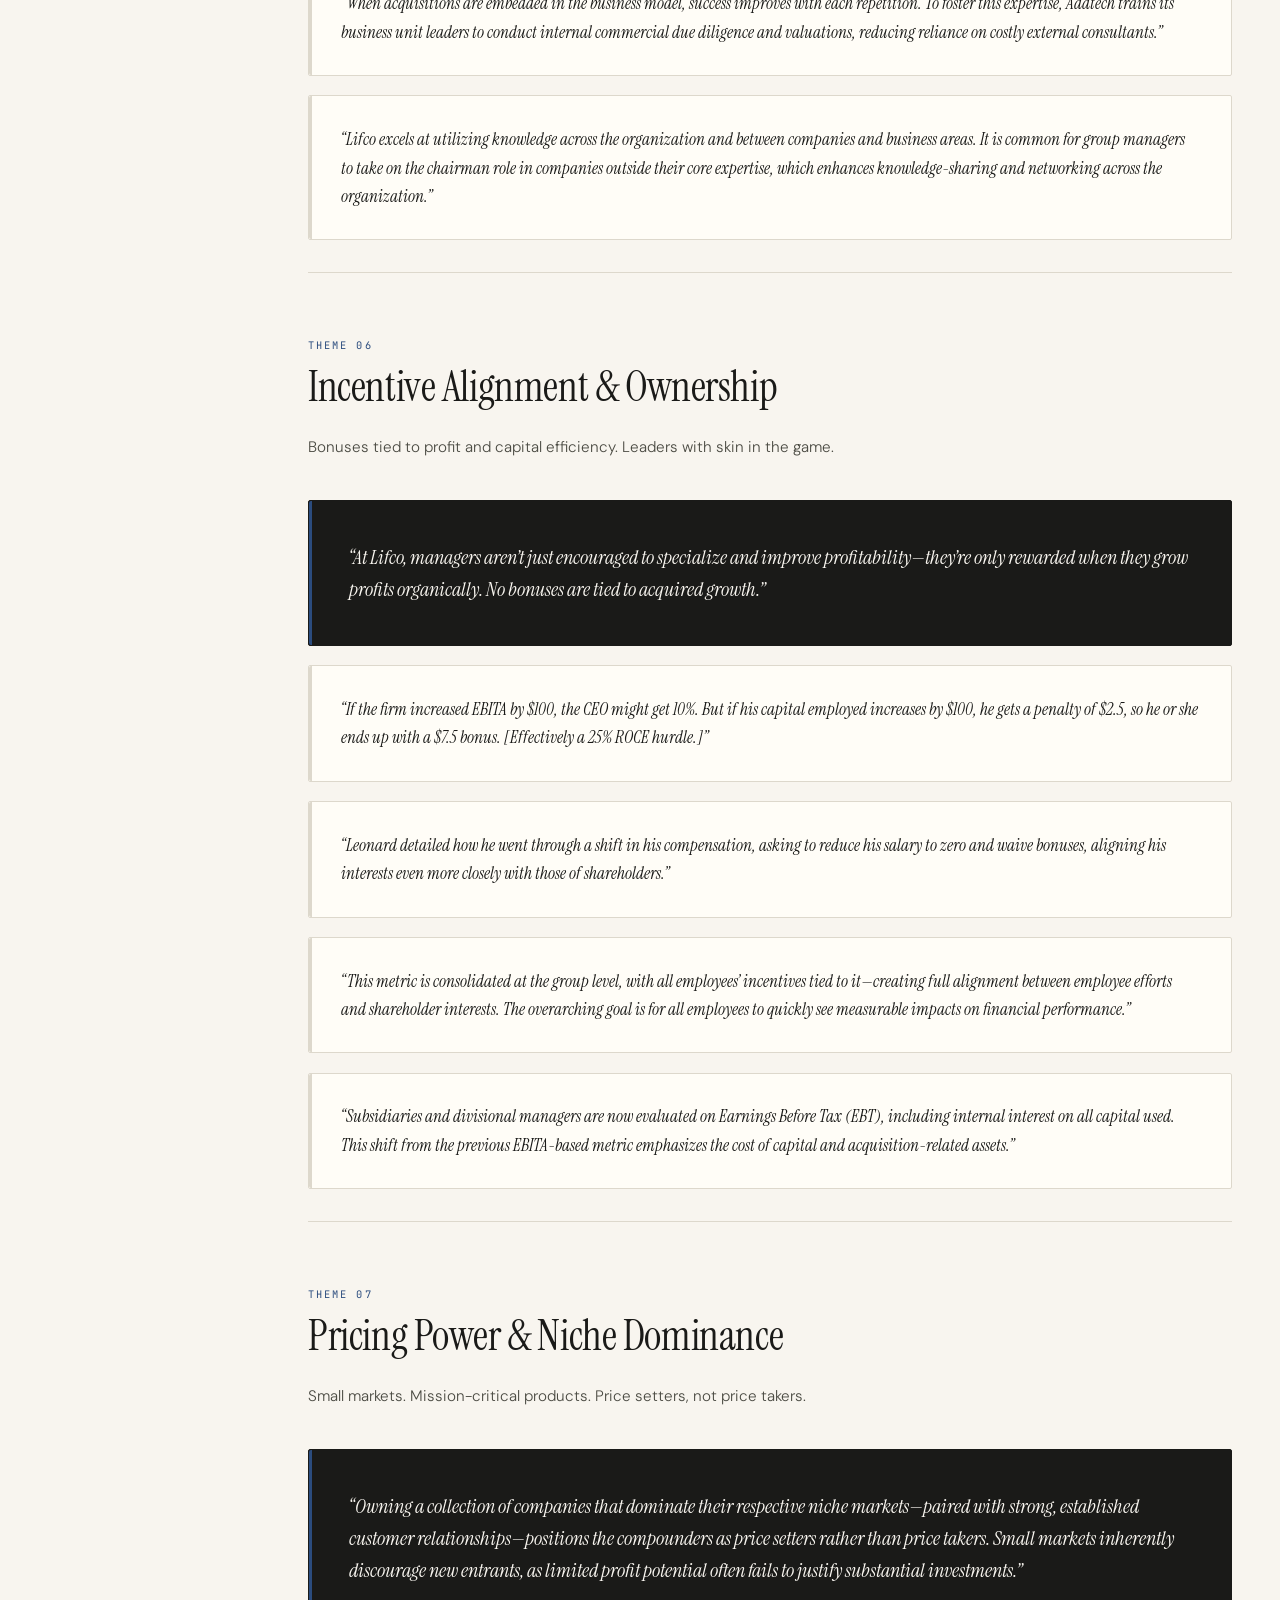
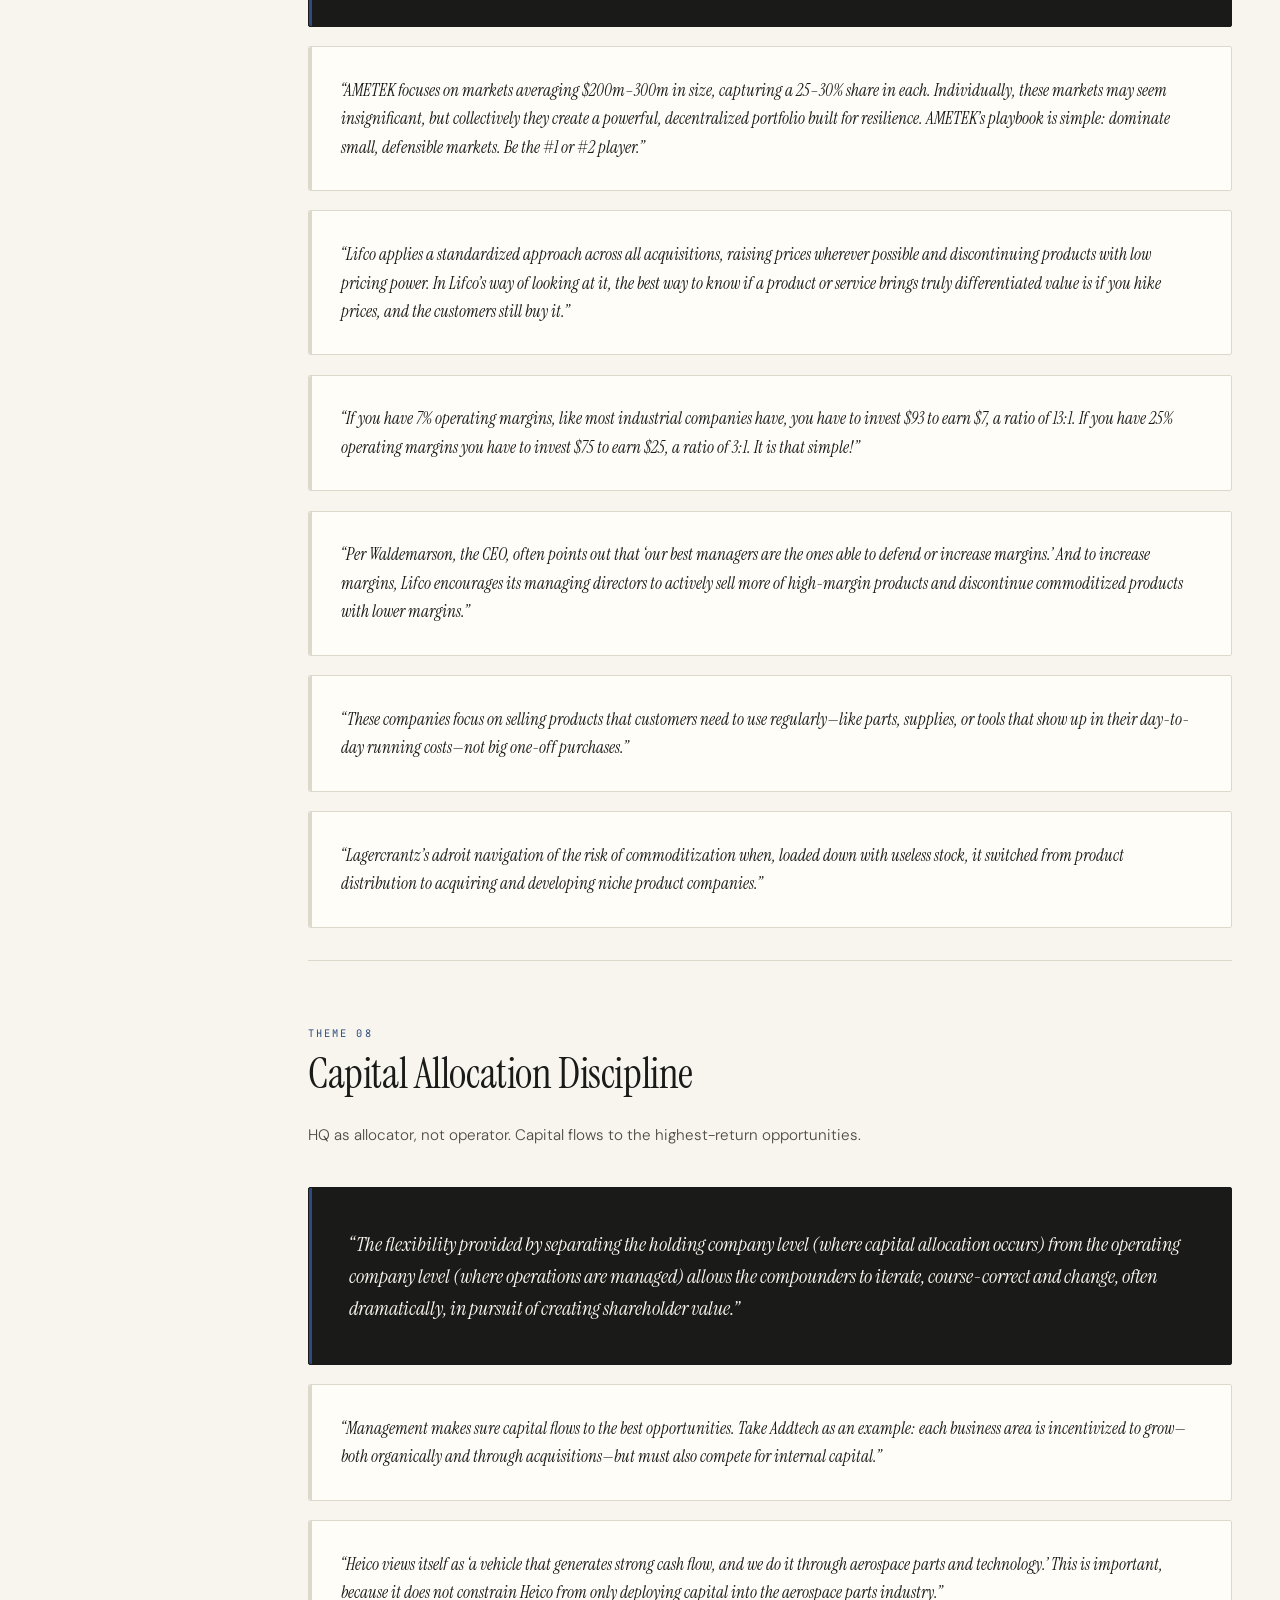
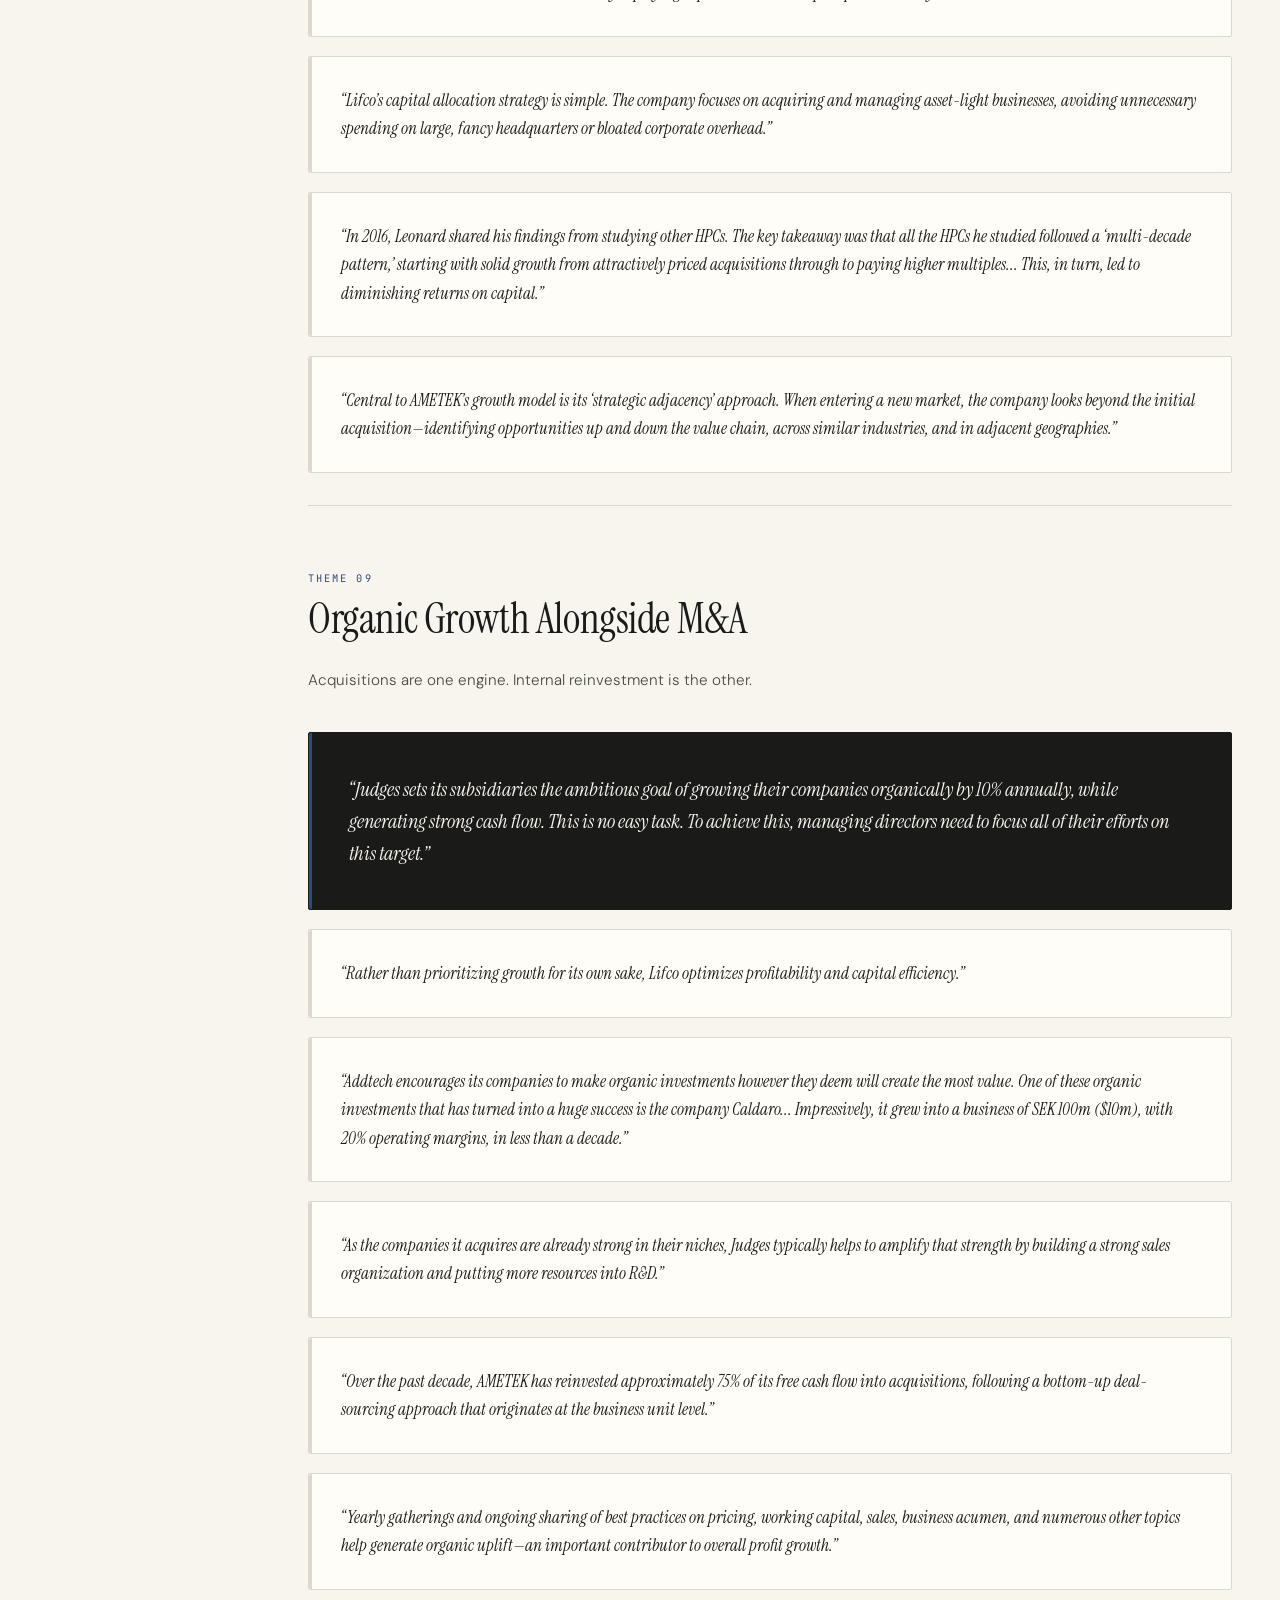
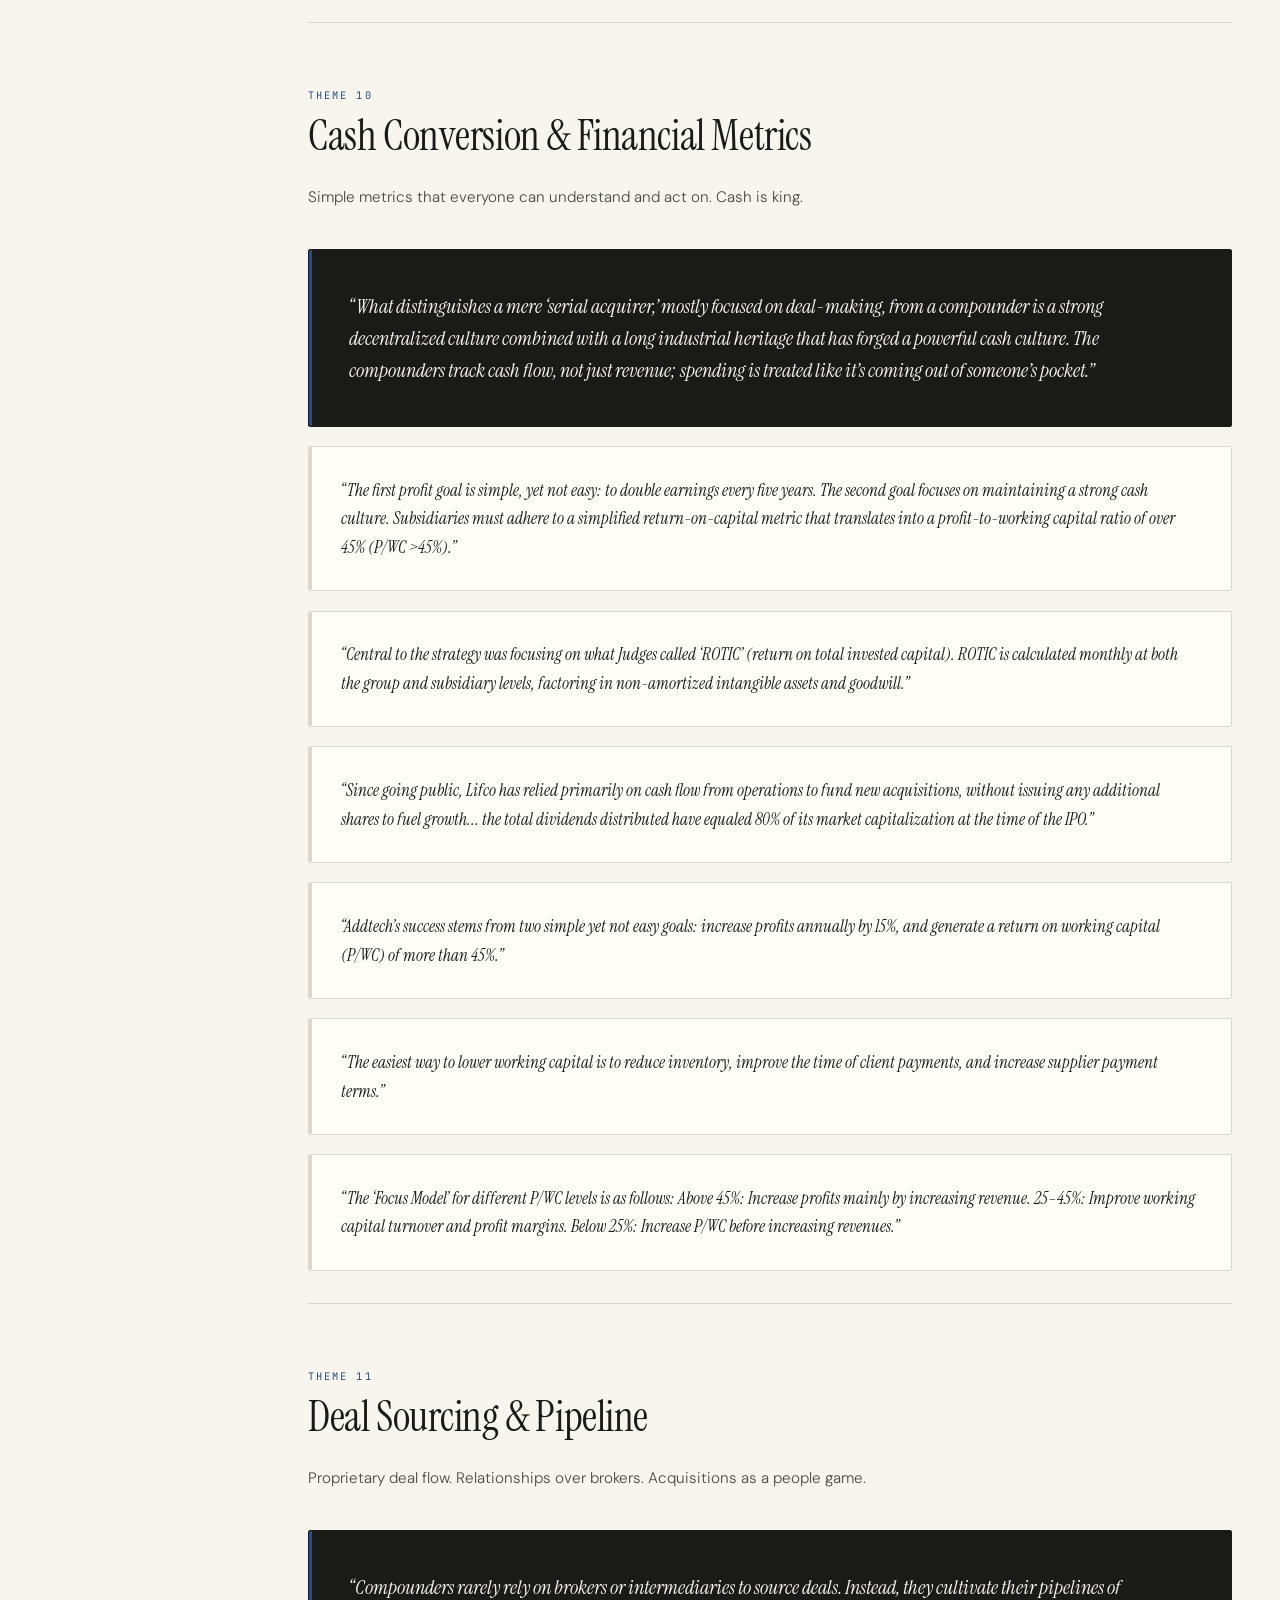
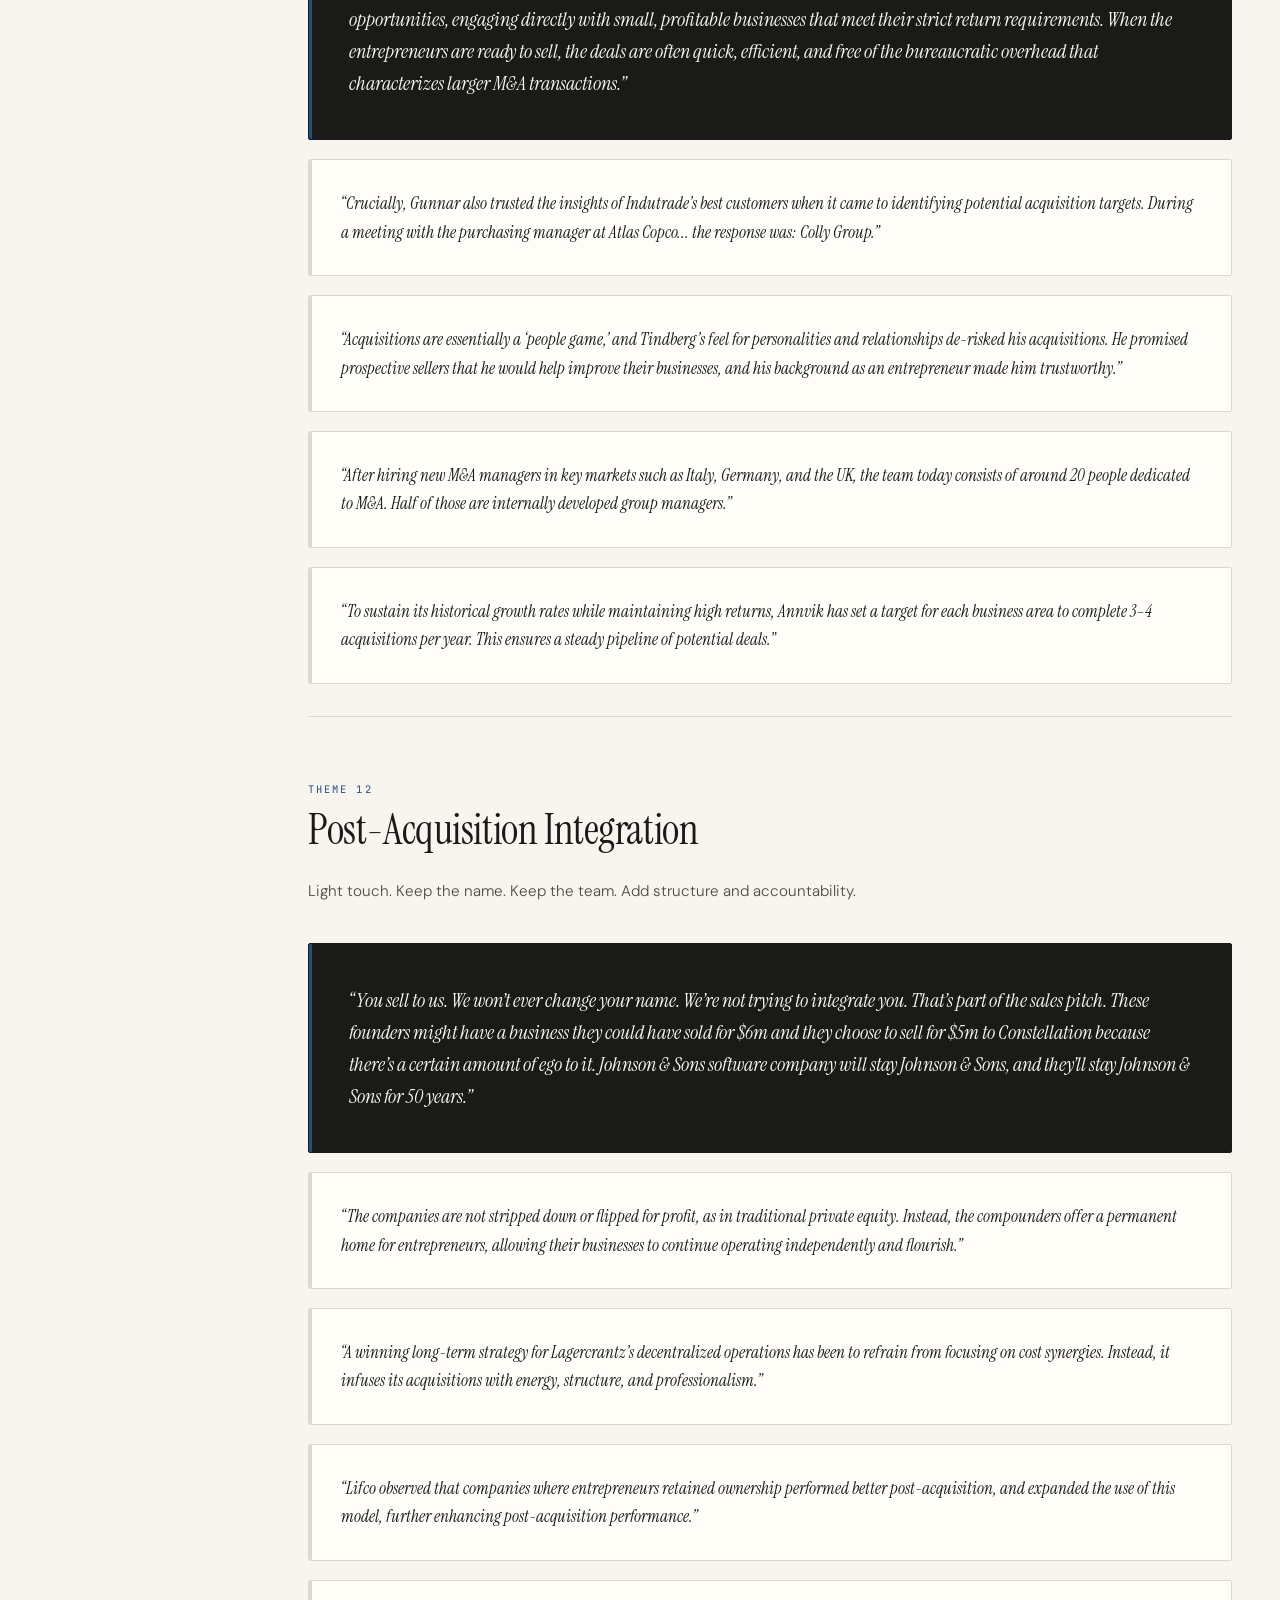
<file: the-compounders/highlights.html>
<!DOCTYPE html>
<html lang="en">
<head>
<meta charset="UTF-8">
<meta name="viewport" content="width=device-width, initial-scale=1.0">
<link rel="icon" href="../favicon.svg" type="image/svg+xml">
<title>Book Highlights — The Compounding Playbook</title>
<meta name="description" content="Curated highlights from The Compounders by D.C. Palter. Key quotes on serial acquisition, decentralization, capital allocation, and compounding value.">
<meta property="og:title" content="Book Highlights — The Compounding Playbook">
<meta property="og:description" content="Curated highlights from The Compounders by D.C. Palter. Key quotes on serial acquisition, decentralization, capital allocation, and compounding value.">
<meta property="og:url" content="https://read.peterkang.com/the-compounders/highlights.html">
<meta property="og:type" content="article">
<meta property="og:image" content="https://read.peterkang.com/the-compounders/the-compounders.jpg">
<meta name="twitter:card" content="summary">
<meta name="twitter:title" content="Book Highlights — The Compounding Playbook">
<meta name="twitter:description" content="Curated highlights from The Compounders by D.C. Palter. Key quotes on serial acquisition, decentralization, capital allocation, and compounding value.">
<meta name="twitter:image" content="https://read.peterkang.com/the-compounders/the-compounders.jpg">
<link rel="canonical" href="https://read.peterkang.com/the-compounders/highlights.html">
<link rel="preconnect" href="https://fonts.googleapis.com">
<link rel="preconnect" href="https://fonts.gstatic.com" crossorigin>
<link href="https://fonts.googleapis.com/css2?family=Instrument+Serif:ital@0;1&family=DM+Sans:ital,opsz,wght@0,9..40,300;0,9..40,400;0,9..40,500;0,9..40,600;1,9..40,300;1,9..40,400&family=JetBrains+Mono:wght@400;500&display=swap" rel="stylesheet">
<link rel="stylesheet" href="styles.css">
<style>
  .hero { min-height: 50vh; }
  .hero h1 { max-width: 700px; }
</style>
<script type="application/ld+json">
[{
  "@context": "https://schema.org",
  "@type": "Article",
  "headline": "Book Highlights — The Compounding Playbook",
  "url": "https://read.peterkang.com/the-compounders/highlights.html",
  "description": "Curated highlights from The Compounders by D.C. Palter. Key quotes on serial acquisition, decentralization, capital allocation, and compounding value.",
  "author": {
    "@type": "Person",
    "name": "Peter Kang",
    "url": "https://peterkang.com"
  },
  "about": {
    "@type": "Book",
    "name": "The Compounders",
    "author": { "@type": "Person", "name": "D.C. Palter" }
  },
  "isPartOf": {
    "@type": "WebSite",
    "name": "Reading Lessons",
    "url": "https://read.peterkang.com/"
  }
},
{
  "@context": "https://schema.org",
  "@type": "BreadcrumbList",
  "itemListElement": [
    { "@type": "ListItem", "position": 1, "name": "Reading Lessons", "item": "https://read.peterkang.com/" },
    { "@type": "ListItem", "position": 2, "name": "The Compounding Playbook", "item": "https://read.peterkang.com/the-compounders/" },
    { "@type": "ListItem", "position": 3, "name": "Book Highlights" }
  ]
}]
</script>
</head>
<body>

<nav class="site-nav" id="siteNav">
  <div class="site-nav-inner">
    <div class="site-nav-left">
      <a href="../" class="site-nav-up">Library</a>
      <span class="site-nav-sep">/</span>
      <a href="index.html" class="site-nav-brand">The Compounding Playbook</a>
    </div>
    <div class="site-nav-links">
      <a href="index.html">Overview</a>
      <a href="highlights.html" class="active">Highlights</a>
      <a href="agency-lessons.html">Agencies</a>
    </div>
  </div>
</nav>

<!-- HERO -->
<section class="hero">
  <div class="hero-eyebrow">Reading Lessons</div>
  <img src="the-compounders.jpg" alt="The Compounders cover" class="hero-cover">
  <div class="hero-accent-line"></div>
  <h1>Book Highlights</h1>
  <p class="hero-sub">128 highlights from The Compounders, organized by theme. Quotes from all nine companies profiled in the book.</p>
  <div class="hero-prepared"><a href="https://peterkang.com" target="_blank">Prepared by Peter Kang</a></div>
</section>

<!-- BODY -->
<div class="page-body">

  <!-- SIDEBAR -->
  <aside class="sidebar" id="sidebar">
    <div class="sidebar-label">Themes</div>
    <ul class="nav-list">
      <li class="nav-item"><a href="#compounding-formula"><span class="nav-num">01</span> The Compounding Formula</a></li>
      <li class="nav-item"><a href="#decentralization"><span class="nav-num">02</span> Decentralization &amp; Autonomy</a></li>
      <li class="nav-item"><a href="#acquisitions"><span class="nav-num">03</span> Small, Disciplined Acquisitions</a></li>
      <li class="nav-item"><a href="#lean-hq"><span class="nav-num">04</span> Lean HQ &amp; Frugality</a></li>
      <li class="nav-item"><a href="#culture"><span class="nav-num">05</span> Culture &amp; Talent</a></li>
      <li class="nav-item"><a href="#incentives"><span class="nav-num">06</span> Incentive Alignment</a></li>
      <li class="nav-item"><a href="#pricing"><span class="nav-num">07</span> Pricing Power &amp; Niches</a></li>
      <li class="nav-item"><a href="#capital"><span class="nav-num">08</span> Capital Allocation</a></li>
      <li class="nav-item"><a href="#organic"><span class="nav-num">09</span> Organic Growth</a></li>
      <li class="nav-item"><a href="#cash"><span class="nav-num">10</span> Cash &amp; Financial Metrics</a></li>
      <li class="nav-item"><a href="#deal-sourcing"><span class="nav-num">11</span> Deal Sourcing</a></li>
      <li class="nav-item"><a href="#integration"><span class="nav-num">12</span> Post-Acquisition Integration</a></li>
      <li class="nav-item"><a href="#patience"><span class="nav-num">13</span> Long-Term Orientation</a></li>
      <div class="nav-divider"></div>
      <li class="nav-item"><a href="#takeaways"><span class="nav-num">&bull;</span> Key Takeaways</a></li>
    </ul>
  </aside>

  <!-- MAIN -->
  <main class="main-content">

    <!-- INTRO -->
    <div class="intro-section">
      <div class="intro-header">
        <div class="section-number">The Compounders</div>
        <h2 class="section-title">128 highlights across 13 themes</h2>
      </div>
      <p class="intro-lead">The book profiles nine acquisition-driven holding companies that compound shareholder value through <strong>small deals</strong>, <strong>decentralized cultures</strong>, and <strong>relentless reinvestment</strong>. These are the passages that stood out.</p>

      <div class="intro-pillars">
        <div class="intro-pillar">
          <div class="intro-pillar-num">Formula</div>
          <div class="intro-pillar-title">ROIC &times; Reinvestment &times; Time</div>
          <div class="intro-pillar-desc">All nine reinvest 75-85%+ of cash flows at double-digit returns. Time does the heavy lifting.</div>
        </div>
        <div class="intro-pillar">
          <div class="intro-pillar-num">Structure</div>
          <div class="intro-pillar-title">Lean HQ, local autonomy</div>
          <div class="intro-pillar-desc">Decisions happen close to the customer. HQ allocates capital and carries culture. Nothing else.</div>
        </div>
        <div class="intro-pillar">
          <div class="intro-pillar-num">Discipline</div>
          <div class="intro-pillar-title">Small deals at fair prices</div>
          <div class="intro-pillar-desc">Buy at 5-8x earnings. Fund from cash flow. Keep the business name. Repeat for decades.</div>
        </div>
      </div>
    </div>

    <!-- ═══ THEME 01: COMPOUNDING FORMULA ═══ -->
    <div class="theme-section" id="compounding-formula">
      <div class="section-header">
        <div class="section-number">Theme 01</div>
        <h2 class="section-title">The Compounding Formula</h2>
        <p class="section-subtitle">ROIC, reinvestment rate, and time. The three variables that drive everything.</p>
      </div>

      <div class="quotes-container">
        <div class="quote-card featured fade-up">
          <div class="quote-text">&ldquo;Buy low, sell high the saying goes. But in fact the most astounding investment returns come from buying well and selling never.&rdquo;</div>
        </div>
        <div class="quote-card fade-up">
          <div class="quote-text">&ldquo;At its core, compounding earnings growth means sustained, exponential earnings growth over time. To achieve this, a business must do more than grow&mdash;it must reinvest its earnings at high rates of return, year after year. It&rsquo;s not just about generating profits; it&rsquo;s about redeploying those profits effectively to create earnings on the earnings.&rdquo;</div>
        </div>
        <div class="quote-card fade-up">
          <div class="quote-text">&ldquo;The formula is simple: The reinvestment rate tells us how much of the cash generated by the business is being plowed back into growth. The higher the rate (assuming effective use), the greater the potential for compounding.&rdquo;</div>
        </div>
        <div class="quote-card fade-up">
          <div class="quote-text">&ldquo;The acquisition-driven compounders featured in this book have consistently reinvested more than 80% of their cash flows, meaning that out of every $100 earned, more than $80 has been plowed back into the business. A compelling example is the Swedish company Lifco. Since its IPO in 2014, Lifco has reinvested 85% of its cash flow at an average return on capital of more than 20%.&rdquo;</div>
        </div>
        <div class="quote-card fade-up">
          <div class="quote-text">&ldquo;For compounding to occur, incremental ROIC&mdash;the return on newly invested capital&mdash;must remain high (and higher than cost of capital) over time. Constellation Software, the Canadian vertical software market compounder, has maintained high double-digit ROIC since its IPO in 2006. This disciplined allocation of capital has allowed the company to compound shareholder wealth by an incredible 375 times in less than 20 years.&rdquo;</div>
        </div>
        <div class="quote-card fade-up">
          <div class="quote-text">&ldquo;While dividend payments are not inherently bad&mdash;they are often preferable to low-return reinvestments&mdash;this &lsquo;leakage&rsquo; reduces the compounding rate. A company that reinvests 75% of its earnings will grow much faster than one that reinvests only 50%.&rdquo;</div>
        </div>
        <div class="quote-card fade-up">
          <div class="quote-text">&ldquo;During just the last four days of the 31-day period, that penny&rsquo;s value soars by an additional $20m. The key insight here is that wealth creation is heavily back-loaded: early growth appears almost laughably small, but over time, momentum takes hold, and results become extraordinary.&rdquo;</div>
        </div>
      </div>
    </div>

    <!-- ═══ THEME 02: DECENTRALIZATION ═══ -->
    <div class="theme-section" id="decentralization">
      <div class="section-header">
        <div class="section-number">Theme 02</div>
        <h2 class="section-title">Decentralization &amp; Autonomy</h2>
        <p class="section-subtitle">Push decisions to the front line. Keep HQ out of the way. Trust replaces control.</p>
      </div>

      <div class="quotes-container">
        <div class="quote-card featured fade-up">
          <div class="quote-text">&ldquo;Decentralization is a management philosophy that can release the full potential of people in any corporation because it is in accordance with human nature, not against it. People are the only sustainable competitive advantage.&rdquo;</div>
        </div>
        <div class="quote-card fade-up">
          <div class="quote-text">&ldquo;These acquisition-driven compounders operate with a simple and profoundly effective philosophy: decentralization. Push daily decision-making as close to the customer as possible, give extraordinary customer service, empower people with responsibility, accountability, and shareholder-friendly incentives, and give them ample room to grow.&rdquo;</div>
        </div>
        <div class="quote-card fade-up">
          <div class="quote-text">&ldquo;In Constellation Software, a company with approximately 25,000 employees, only ten people sit in the headquarters at Toronto (a ratio of 1:2,500).&rdquo;</div>
        </div>
        <div class="quote-card fade-up">
          <div class="quote-text">&ldquo;When he once called headquarters for advice on restructuring production units, the response was clear and concise: &lsquo;We have hired you with a high salary&mdash;make your own decisions!&rsquo;&rdquo;</div>
        </div>
        <div class="quote-card fade-up">
          <div class="quote-text">&ldquo;Rather than imposing a hard integration, Lagercrantz carefully integrates newly acquired companies, preserving their unique identities and operational frameworks. This includes retaining the original company name, profile, and locations, ensuring the business continues as-is.&rdquo;</div>
        </div>
        <div class="quote-card fade-up">
          <div class="quote-text">&ldquo;For local autonomy to work in practice, Judges has had to sacrifice synergies for entrepreneurship. Instead of driving synergies, Judges encourages collaboration between companies, offering them a suite of possible opportunities.&rdquo;</div>
        </div>
        <div class="quote-card fade-up">
          <div class="quote-text">&ldquo;Overall, Addtech deploys a &lsquo;pull&rsquo; rather than a &lsquo;push&rsquo; strategy. A company within Addtech has all the freedom to choose which parts of the toolbox it wants to utilize&mdash;and no obligation to select any.&rdquo;</div>
        </div>
        <div class="quote-card fade-up">
          <div class="quote-text">&ldquo;The challenges posed by the central warehouse model underscored a critical realization for Lagercrantz&rsquo;s leadership: centralization, while seemingly straightforward in its implementation, can create unforeseen complexities and stifle the entrepreneurial spirit they sought to cultivate.&rdquo;</div>
        </div>
        <div class="quote-card fade-up">
          <div class="quote-text">&ldquo;The role of the headquarters is not to micromanage but to facilitate&mdash;to provide opportunities for managing directors, strengthening them with the tools and autonomy they need to thrive.&rdquo;</div>
        </div>
      </div>
    </div>

    <!-- ═══ THEME 03: SMALL ACQUISITIONS ═══ -->
    <div class="theme-section" id="acquisitions">
      <div class="section-header">
        <div class="section-number">Theme 03</div>
        <h2 class="section-title">Small, Disciplined Acquisitions</h2>
        <p class="section-subtitle">Buy small. Pay fair prices. Fund from cash flow. Repeat hundreds of times.</p>
      </div>

      <div class="quotes-container">
        <div class="quote-card featured fade-up">
          <div class="quote-text">&ldquo;Avoiding overpaying for acquisitions is crucial. Paying a 10&times; multiple for a private company, compared to 5&times;, is the difference between 10% ROIC and 20% ROIC assuming 100% cash conversion. The higher the price paid, the greater the need for cash conversion to support self-financing growth.&rdquo;</div>
        </div>
        <div class="quote-card fade-up">
          <div class="quote-text">&ldquo;Lifco has a successful history of deploying capital at high returns... The company maintains a disciplined acquisition strategy of buying small businesses. Since going public, only one acquisition has been larger than $50m in terms of sales... with a clear limit of paying no more than eight times the operating profit (EBITA).&rdquo;</div>
        </div>
        <div class="quote-card fade-up">
          <div class="quote-text">&ldquo;Having conducted over 1,000 acquisitions over the last 20 years, Constellation Software has a unique repeatable model for buying smaller companies at scale. Historically, most acquisitions have been small software companies with sales of $1.5m&ndash;$2m, acquired for low prices due to their size.&rdquo;</div>
        </div>
        <div class="quote-card fade-up">
          <div class="quote-text">&ldquo;Addtech&rsquo;s bread and butter are small family-owned businesses around $10m&ndash;$20m in deal size. By strictly adhering to both quality and price, Addtech has consistently paid very attractive earnings multiples below 7-8&times;. These deals are typically too small to attract significant attention from bigger industrial players or private equity.&rdquo;</div>
        </div>
        <div class="quote-card fade-up">
          <div class="quote-text">&ldquo;Since 1990, Heico has completed over 100 acquisitions, with a 98% success rate&mdash;a nearly flawless track record that few companies can match.&rdquo;</div>
        </div>
        <div class="quote-card fade-up">
          <div class="quote-text">&ldquo;There is a misconception about Constellation Software. Many believe that it only buys companies of high quality... But Constellation will buy companies that aren&rsquo;t profitable. That&rsquo;s where its playbook comes in handy.&rdquo;</div>
        </div>
        <div class="quote-card fade-up">
          <div class="quote-text">&ldquo;If compounding had a soul mate, it would be the group of compounders in this book. Their power lies in their ability to perfect two engines of growth: organic reinvestments and programmatic acquisitions of small private companies.&rdquo;</div>
        </div>
        <div class="quote-card fade-up">
          <div class="quote-text">&ldquo;A significant milestone for Judges Scientific came in 2012 when the company acquired Global Digital Systems Limited (GDS) for approximately six times its earnings. GDS specialized in selling instruments for testing the physical properties of soil and rocks, generating $1.3m in operating profit.&rdquo;</div>
        </div>
      </div>
    </div>

    <!-- ═══ THEME 04: LEAN HQ ═══ -->
    <div class="theme-section" id="lean-hq">
      <div class="section-header">
        <div class="section-number">Theme 04</div>
        <h2 class="section-title">Lean HQ &amp; Corporate Frugality</h2>
        <p class="section-subtitle">Frugality as identity. Basement offices, economy flights, no secretaries.</p>
      </div>

      <div class="quotes-container">
        <div class="quote-card featured fade-up">
          <div class="quote-text">&ldquo;Despite being comprised of 250 portfolio companies and over 6,000 employees, Lifco operates with an incredibly lean structure, and its headquarters in Stockholm employs a mere handful of people. The head office is small, decorated with inexpensive furniture, and it is almost impossible to guess that a highly successful company hides within those walls. The decentralization runs so deep that the CEO doesn&rsquo;t have a secretary and is sometimes the only person in the office.&rdquo;</div>
        </div>
        <div class="quote-card fade-up">
          <div class="quote-text">&ldquo;One of his first actions was symbolic, and controversial: he sold Electrolux&rsquo;s luxurious office in Stockholm&rsquo;s central business district and relocated to a more modest location on the city&rsquo;s outskirts.&rdquo;</div>
        </div>
        <div class="quote-card fade-up">
          <div class="quote-text">&ldquo;It is no coincidence that frugality marked Indutrade throughout Gunnar Tindberg&rsquo;s leadership. Excess had no home there. During its first decade, cost consciousness was so strong that the head office was based out of a basement in a residential building. The office didn&rsquo;t even have a sign on the door.&rdquo;</div>
        </div>
        <div class="quote-card fade-up">
          <div class="quote-text">&ldquo;Leonard, who stands 6&rsquo;5&quot; and weighs 280 pounds, described how he flew economy on a business trip to the UK despite the discomfort involved and his ability to afford business class. This choice wasn&rsquo;t simply personal frugality but a leadership standard.&rdquo;</div>
        </div>
        <div class="quote-card fade-up">
          <div class="quote-text">&ldquo;Lifco minimizes costs &lsquo;that do not directly contribute to the development of the businesses within manufacturing, sales or product development.&rsquo; In Lifco&rsquo;s experience, this results in lower costs and greater employee commitment.&rdquo;</div>
        </div>
        <div class="quote-card fade-up">
          <div class="quote-text">&ldquo;Out of 1,400 employees, only a handful are employed at HQ. In Bergman &amp; Beving today, every company is responsible for its operations, including profit and loss, balance sheet, and cash flow. The function of the small HQ is to trust but verify.&rdquo;</div>
        </div>
      </div>
    </div>

    <!-- ═══ THEME 05: CULTURE & TALENT ═══ -->
    <div class="theme-section" id="culture">
      <div class="section-header">
        <div class="section-number">Theme 05</div>
        <h2 class="section-title">Culture &amp; Talent Development</h2>
        <p class="section-subtitle">Internal academies, mini P&amp;Ls, meritocracy. Grow leaders from within.</p>
      </div>

      <div class="quotes-container">
        <div class="quote-card featured fade-up">
          <div class="quote-text">&ldquo;Lifco is all about meritocracy, and the only way to climb the ladder in Lifco is to perform. All group managers have been internally developed and trained into highly skilled leaders, mastering both small private acquisitions and operational excellence.&rdquo;</div>
        </div>
        <div class="quote-card fade-up">
          <div class="quote-text">&ldquo;Fredrik Karlsson introduced one straightforward but successful principle: if you haven&rsquo;t been CEO of an operating company within Lifco, you can&rsquo;t advance to becoming a group manager.&rdquo;</div>
        </div>
        <div class="quote-card fade-up">
          <div class="quote-text">&ldquo;AMETEK implements &lsquo;mini P&amp;Ls&rsquo; to develop leadership talent. These mini P&amp;Ls typically blend two vital functions&mdash;marketing and operations, say, or engineering and production&mdash;providing a real-world setting where future leaders can sharpen their skills.&rdquo;</div>
        </div>
        <div class="quote-card fade-up">
          <div class="quote-text">&ldquo;Bergman &amp; Beving deemed the internal academies and the investments in its people so crucial to the future success of the company that in the 1980s it spent close to 10% of its cost base on them.&rdquo;</div>
        </div>
        <div class="quote-card fade-up">
          <div class="quote-text">&ldquo;The Lagercrantz Academy delivers specialized training led by internal experts, promoting continuous learning throughout the group.&rdquo;</div>
        </div>
        <div class="quote-card fade-up">
          <div class="quote-text">&ldquo;When acquisitions are embedded in the business model, success improves with each repetition. To foster this expertise, Addtech trains its business unit leaders to conduct internal commercial due diligence and valuations, reducing reliance on costly external consultants.&rdquo;</div>
        </div>
        <div class="quote-card fade-up">
          <div class="quote-text">&ldquo;Lifco excels at utilizing knowledge across the organization and between companies and business areas. It is common for group managers to take on the chairman role in companies outside their core expertise, which enhances knowledge-sharing and networking across the organization.&rdquo;</div>
        </div>
      </div>
    </div>

    <!-- ═══ THEME 06: INCENTIVES ═══ -->
    <div class="theme-section" id="incentives">
      <div class="section-header">
        <div class="section-number">Theme 06</div>
        <h2 class="section-title">Incentive Alignment &amp; Ownership</h2>
        <p class="section-subtitle">Bonuses tied to profit and capital efficiency. Leaders with skin in the game.</p>
      </div>

      <div class="quotes-container">
        <div class="quote-card featured fade-up">
          <div class="quote-text">&ldquo;At Lifco, managers aren&rsquo;t just encouraged to specialize and improve profitability&mdash;they&rsquo;re only rewarded when they grow profits organically. No bonuses are tied to acquired growth.&rdquo;</div>
        </div>
        <div class="quote-card fade-up">
          <div class="quote-text">&ldquo;If the firm increased EBITA by $100, the CEO might get 10%. But if his capital employed increases by $100, he gets a penalty of $2.5, so he or she ends up with a $7.5 bonus. [Effectively a 25% ROCE hurdle.]&rdquo;</div>
        </div>
        <div class="quote-card fade-up">
          <div class="quote-text">&ldquo;Leonard detailed how he went through a shift in his compensation, asking to reduce his salary to zero and waive bonuses, aligning his interests even more closely with those of shareholders.&rdquo;</div>
        </div>
        <div class="quote-card fade-up">
          <div class="quote-text">&ldquo;This metric is consolidated at the group level, with all employees&rsquo; incentives tied to it&mdash;creating full alignment between employee efforts and shareholder interests. The overarching goal is for all employees to quickly see measurable impacts on financial performance.&rdquo;</div>
        </div>
        <div class="quote-card fade-up">
          <div class="quote-text">&ldquo;Subsidiaries and divisional managers are now evaluated on Earnings Before Tax (EBT), including internal interest on all capital used. This shift from the previous EBITA-based metric emphasizes the cost of capital and acquisition-related assets.&rdquo;</div>
        </div>
      </div>
    </div>

    <!-- ═══ THEME 07: PRICING POWER ═══ -->
    <div class="theme-section" id="pricing">
      <div class="section-header">
        <div class="section-number">Theme 07</div>
        <h2 class="section-title">Pricing Power &amp; Niche Dominance</h2>
        <p class="section-subtitle">Small markets. Mission-critical products. Price setters, not price takers.</p>
      </div>

      <div class="quotes-container">
        <div class="quote-card featured fade-up">
          <div class="quote-text">&ldquo;Owning a collection of companies that dominate their respective niche markets&mdash;paired with strong, established customer relationships&mdash;positions the compounders as price setters rather than price takers. Small markets inherently discourage new entrants, as limited profit potential often fails to justify substantial investments.&rdquo;</div>
        </div>
        <div class="quote-card fade-up">
          <div class="quote-text">&ldquo;AMETEK focuses on markets averaging $200m&ndash;300m in size, capturing a 25&ndash;30% share in each. Individually, these markets may seem insignificant, but collectively they create a powerful, decentralized portfolio built for resilience. AMETEK&rsquo;s playbook is simple: dominate small, defensible markets. Be the #1 or #2 player.&rdquo;</div>
        </div>
        <div class="quote-card fade-up">
          <div class="quote-text">&ldquo;Lifco applies a standardized approach across all acquisitions, raising prices wherever possible and discontinuing products with low pricing power. In Lifco&rsquo;s way of looking at it, the best way to know if a product or service brings truly differentiated value is if you hike prices, and the customers still buy it.&rdquo;</div>
        </div>
        <div class="quote-card fade-up">
          <div class="quote-text">&ldquo;If you have 7% operating margins, like most industrial companies have, you have to invest $93 to earn $7, a ratio of 13:1. If you have 25% operating margins you have to invest $75 to earn $25, a ratio of 3:1. It is that simple!&rdquo;</div>
        </div>
        <div class="quote-card fade-up">
          <div class="quote-text">&ldquo;Per Waldemarson, the CEO, often points out that &lsquo;our best managers are the ones able to defend or increase margins.&rsquo; And to increase margins, Lifco encourages its managing directors to actively sell more of high-margin products and discontinue commoditized products with lower margins.&rdquo;</div>
        </div>
        <div class="quote-card fade-up">
          <div class="quote-text">&ldquo;These companies focus on selling products that customers need to use regularly&mdash;like parts, supplies, or tools that show up in their day-to-day running costs&mdash;not big one-off purchases.&rdquo;</div>
        </div>
        <div class="quote-card fade-up">
          <div class="quote-text">&ldquo;Lagercrantz&rsquo;s adroit navigation of the risk of commoditization when, loaded down with useless stock, it switched from product distribution to acquiring and developing niche product companies.&rdquo;</div>
        </div>
      </div>
    </div>

    <!-- ═══ THEME 08: CAPITAL ALLOCATION ═══ -->
    <div class="theme-section" id="capital">
      <div class="section-header">
        <div class="section-number">Theme 08</div>
        <h2 class="section-title">Capital Allocation Discipline</h2>
        <p class="section-subtitle">HQ as allocator, not operator. Capital flows to the highest-return opportunities.</p>
      </div>

      <div class="quotes-container">
        <div class="quote-card featured fade-up">
          <div class="quote-text">&ldquo;The flexibility provided by separating the holding company level (where capital allocation occurs) from the operating company level (where operations are managed) allows the compounders to iterate, course-correct and change, often dramatically, in pursuit of creating shareholder value.&rdquo;</div>
        </div>
        <div class="quote-card fade-up">
          <div class="quote-text">&ldquo;Management makes sure capital flows to the best opportunities. Take Addtech as an example: each business area is incentivized to grow&mdash;both organically and through acquisitions&mdash;but must also compete for internal capital.&rdquo;</div>
        </div>
        <div class="quote-card fade-up">
          <div class="quote-text">&ldquo;Heico views itself as &lsquo;a vehicle that generates strong cash flow, and we do it through aerospace parts and technology.&rsquo; This is important, because it does not constrain Heico from only deploying capital into the aerospace parts industry.&rdquo;</div>
        </div>
        <div class="quote-card fade-up">
          <div class="quote-text">&ldquo;Lifco&rsquo;s capital allocation strategy is simple. The company focuses on acquiring and managing asset-light businesses, avoiding unnecessary spending on large, fancy headquarters or bloated corporate overhead.&rdquo;</div>
        </div>
        <div class="quote-card fade-up">
          <div class="quote-text">&ldquo;In 2016, Leonard shared his findings from studying other HPCs. The key takeaway was that all the HPCs he studied followed a &lsquo;multi-decade pattern,&rsquo; starting with solid growth from attractively priced acquisitions through to paying higher multiples... This, in turn, led to diminishing returns on capital.&rdquo;</div>
        </div>
        <div class="quote-card fade-up">
          <div class="quote-text">&ldquo;Central to AMETEK&rsquo;s growth model is its &lsquo;strategic adjacency&rsquo; approach. When entering a new market, the company looks beyond the initial acquisition&mdash;identifying opportunities up and down the value chain, across similar industries, and in adjacent geographies.&rdquo;</div>
        </div>
      </div>
    </div>

    <!-- ═══ THEME 09: ORGANIC GROWTH ═══ -->
    <div class="theme-section" id="organic">
      <div class="section-header">
        <div class="section-number">Theme 09</div>
        <h2 class="section-title">Organic Growth Alongside M&amp;A</h2>
        <p class="section-subtitle">Acquisitions are one engine. Internal reinvestment is the other.</p>
      </div>

      <div class="quotes-container">
        <div class="quote-card featured fade-up">
          <div class="quote-text">&ldquo;Judges sets its subsidiaries the ambitious goal of growing their companies organically by 10% annually, while generating strong cash flow. This is no easy task. To achieve this, managing directors need to focus all of their efforts on this target.&rdquo;</div>
        </div>
        <div class="quote-card fade-up">
          <div class="quote-text">&ldquo;Rather than prioritizing growth for its own sake, Lifco optimizes profitability and capital efficiency.&rdquo;</div>
        </div>
        <div class="quote-card fade-up">
          <div class="quote-text">&ldquo;Addtech encourages its companies to make organic investments however they deem will create the most value. One of these organic investments that has turned into a huge success is the company Caldaro... Impressively, it grew into a business of SEK 100m ($10m), with 20% operating margins, in less than a decade.&rdquo;</div>
        </div>
        <div class="quote-card fade-up">
          <div class="quote-text">&ldquo;As the companies it acquires are already strong in their niches, Judges typically helps to amplify that strength by building a strong sales organization and putting more resources into R&amp;D.&rdquo;</div>
        </div>
        <div class="quote-card fade-up">
          <div class="quote-text">&ldquo;Over the past decade, AMETEK has reinvested approximately 75% of its free cash flow into acquisitions, following a bottom-up deal-sourcing approach that originates at the business unit level.&rdquo;</div>
        </div>
        <div class="quote-card fade-up">
          <div class="quote-text">&ldquo;Yearly gatherings and ongoing sharing of best practices on pricing, working capital, sales, business acumen, and numerous other topics help generate organic uplift&mdash;an important contributor to overall profit growth.&rdquo;</div>
        </div>
      </div>
    </div>

    <!-- ═══ THEME 10: CASH METRICS ═══ -->
    <div class="theme-section" id="cash">
      <div class="section-header">
        <div class="section-number">Theme 10</div>
        <h2 class="section-title">Cash Conversion &amp; Financial Metrics</h2>
        <p class="section-subtitle">Simple metrics that everyone can understand and act on. Cash is king.</p>
      </div>

      <div class="quotes-container">
        <div class="quote-card featured fade-up">
          <div class="quote-text">&ldquo;What distinguishes a mere &lsquo;serial acquirer,&rsquo; mostly focused on deal-making, from a compounder is a strong decentralized culture combined with a long industrial heritage that has forged a powerful cash culture. The compounders track cash flow, not just revenue; spending is treated like it&rsquo;s coming out of someone&rsquo;s pocket.&rdquo;</div>
        </div>
        <div class="quote-card fade-up">
          <div class="quote-text">&ldquo;The first profit goal is simple, yet not easy: to double earnings every five years. The second goal focuses on maintaining a strong cash culture. Subsidiaries must adhere to a simplified return-on-capital metric that translates into a profit-to-working capital ratio of over 45% (P/WC &gt;45%).&rdquo;</div>
        </div>
        <div class="quote-card fade-up">
          <div class="quote-text">&ldquo;Central to the strategy was focusing on what Judges called &lsquo;ROTIC&rsquo; (return on total invested capital). ROTIC is calculated monthly at both the group and subsidiary levels, factoring in non-amortized intangible assets and goodwill.&rdquo;</div>
        </div>
        <div class="quote-card fade-up">
          <div class="quote-text">&ldquo;Since going public, Lifco has relied primarily on cash flow from operations to fund new acquisitions, without issuing any additional shares to fuel growth... the total dividends distributed have equaled 80% of its market capitalization at the time of the IPO.&rdquo;</div>
        </div>
        <div class="quote-card fade-up">
          <div class="quote-text">&ldquo;Addtech&rsquo;s success stems from two simple yet not easy goals: increase profits annually by 15%, and generate a return on working capital (P/WC) of more than 45%.&rdquo;</div>
        </div>
        <div class="quote-card fade-up">
          <div class="quote-text">&ldquo;The easiest way to lower working capital is to reduce inventory, improve the time of client payments, and increase supplier payment terms.&rdquo;</div>
        </div>
        <div class="quote-card fade-up">
          <div class="quote-text">&ldquo;The &lsquo;Focus Model&rsquo; for different P/WC levels is as follows: Above 45%: Increase profits mainly by increasing revenue. 25&ndash;45%: Improve working capital turnover and profit margins. Below 25%: Increase P/WC before increasing revenues.&rdquo;</div>
        </div>
      </div>
    </div>

    <!-- ═══ THEME 11: DEAL SOURCING ═══ -->
    <div class="theme-section" id="deal-sourcing">
      <div class="section-header">
        <div class="section-number">Theme 11</div>
        <h2 class="section-title">Deal Sourcing &amp; Pipeline</h2>
        <p class="section-subtitle">Proprietary deal flow. Relationships over brokers. Acquisitions as a people game.</p>
      </div>

      <div class="quotes-container">
        <div class="quote-card featured fade-up">
          <div class="quote-text">&ldquo;Compounders rarely rely on brokers or intermediaries to source deals. Instead, they cultivate their pipelines of opportunities, engaging directly with small, profitable businesses that meet their strict return requirements. When the entrepreneurs are ready to sell, the deals are often quick, efficient, and free of the bureaucratic overhead that characterizes larger M&amp;A transactions.&rdquo;</div>
        </div>
        <div class="quote-card fade-up">
          <div class="quote-text">&ldquo;Crucially, Gunnar also trusted the insights of Indutrade&rsquo;s best customers when it came to identifying potential acquisition targets. During a meeting with the purchasing manager at Atlas Copco... the response was: Colly Group.&rdquo;</div>
        </div>
        <div class="quote-card fade-up">
          <div class="quote-text">&ldquo;Acquisitions are essentially a &lsquo;people game,&rsquo; and Tindberg&rsquo;s feel for personalities and relationships de-risked his acquisitions. He promised prospective sellers that he would help improve their businesses, and his background as an entrepreneur made him trustworthy.&rdquo;</div>
        </div>
        <div class="quote-card fade-up">
          <div class="quote-text">&ldquo;After hiring new M&amp;A managers in key markets such as Italy, Germany, and the UK, the team today consists of around 20 people dedicated to M&amp;A. Half of those are internally developed group managers.&rdquo;</div>
        </div>
        <div class="quote-card fade-up">
          <div class="quote-text">&ldquo;To sustain its historical growth rates while maintaining high returns, Annvik has set a target for each business area to complete 3&ndash;4 acquisitions per year. This ensures a steady pipeline of potential deals.&rdquo;</div>
        </div>
      </div>
    </div>

    <!-- ═══ THEME 12: INTEGRATION ═══ -->
    <div class="theme-section" id="integration">
      <div class="section-header">
        <div class="section-number">Theme 12</div>
        <h2 class="section-title">Post-Acquisition Integration</h2>
        <p class="section-subtitle">Light touch. Keep the name. Keep the team. Add structure and accountability.</p>
      </div>

      <div class="quotes-container">
        <div class="quote-card featured fade-up">
          <div class="quote-text">&ldquo;You sell to us. We won&rsquo;t ever change your name. We&rsquo;re not trying to integrate you. That&rsquo;s part of the sales pitch. These founders might have a business they could have sold for $6m and they choose to sell for $5m to Constellation because there&rsquo;s a certain amount of ego to it. Johnson &amp; Sons software company will stay Johnson &amp; Sons, and they&rsquo;ll stay Johnson &amp; Sons for 50 years.&rdquo;</div>
        </div>
        <div class="quote-card fade-up">
          <div class="quote-text">&ldquo;The companies are not stripped down or flipped for profit, as in traditional private equity. Instead, the compounders offer a permanent home for entrepreneurs, allowing their businesses to continue operating independently and flourish.&rdquo;</div>
        </div>
        <div class="quote-card fade-up">
          <div class="quote-text">&ldquo;A winning long-term strategy for Lagercrantz&rsquo;s decentralized operations has been to refrain from focusing on cost synergies. Instead, it infuses its acquisitions with energy, structure, and professionalism.&rdquo;</div>
        </div>
        <div class="quote-card fade-up">
          <div class="quote-text">&ldquo;Lifco observed that companies where entrepreneurs retained ownership performed better post-acquisition, and expanded the use of this model, further enhancing post-acquisition performance.&rdquo;</div>
        </div>
        <div class="quote-card fade-up">
          <div class="quote-text">&ldquo;Constellation Software has ingrained a culture of continuous learning... the company conducts post-acquisition reviews (PARs), in which decision-makers analyze investments a year after the transaction, sharing valuable company insights.&rdquo;</div>
        </div>
        <div class="quote-card fade-up">
          <div class="quote-text">&ldquo;When Lifco notices results in their subsidiaries beginning to show deviations or negative trends, group managers promptly step in to analyze and assess the situation. They quickly identify underlying issues, ensuring any potential problems are addressed before escalating.&rdquo;</div>
        </div>
      </div>
    </div>

    <!-- ═══ THEME 13: PATIENCE ═══ -->
    <div class="theme-section" id="patience">
      <div class="section-header">
        <div class="section-number">Theme 13</div>
        <h2 class="section-title">Long-Term Orientation &amp; Patience</h2>
        <p class="section-subtitle">The returns are back-loaded. Endurance matters more than speed.</p>
      </div>

      <div class="quotes-container">
        <div class="quote-card featured fade-up">
          <div class="quote-text">&ldquo;We are not interested in the speed of acquisitions, but in the speed of value creation.&rdquo;</div>
        </div>
        <div class="quote-card fade-up">
          <div class="quote-text">&ldquo;What began as a modest investment snowballed into a fortune. She became a millionaire many times over simply by holding all that company&rsquo;s shares and its spin-offs for nearly 50 years... It wasn&rsquo;t about luck. It resulted from unwavering belief, calm in the face of uncertainty, and discipline to focus on the long term.&rdquo;</div>
        </div>
        <div class="quote-card fade-up">
          <div class="quote-text">&ldquo;Achieving exponential growth&mdash;what some call reaching &lsquo;the second half of the chessboard&rsquo;&mdash;requires more than just aiming for the highest returns. It demands avoiding catastrophic losses at all costs.&rdquo;</div>
        </div>
        <div class="quote-card fade-up">
          <div class="quote-text">&ldquo;While the company&rsquo;s annual growth may seem unremarkable from the outside, Indutrade recognizes that the true power of compounding lies in sustainability. Growth is not about speed alone but about endurance.&rdquo;</div>
        </div>
        <div class="quote-card fade-up">
          <div class="quote-text">&ldquo;The cash flow generation in Judges Scientific has been so strong that the dividends distributed have aggregated to six times the initial market capitalization at the time of its initial public offering.&rdquo;</div>
        </div>
        <div class="quote-card fade-up">
          <div class="quote-text">&ldquo;But compounding rewards patience. It&rsquo;s not about the early days. It&rsquo;s about staying the course long enough for that curve to steepen and for the compounding magic to unfold.&rdquo;</div>
        </div>
      </div>
    </div>

    <!-- ═══ TAKEAWAYS ═══ -->
    <div class="takeaways-section" id="takeaways">
      <div class="section-number">Synthesis</div>
      <h2 class="section-title">Key Takeaways</h2>

      <div class="takeaways-grid">
        <div class="takeaway-card">
          <div class="takeaway-num">01</div>
          <div class="takeaway-title">The formula is ROIC &times; reinvestment &times; time</div>
          <div class="takeaway-desc">All nine reinvest 75-85%+ of cash flows at double-digit returns. Time does the heavy lifting. Wealth creation is back-loaded.</div>
        </div>
        <div class="takeaway-card">
          <div class="takeaway-num">02</div>
          <div class="takeaway-title">Decentralization is the operating system</div>
          <div class="takeaway-desc">HQ stays lean. Decisions happen close to the customer. Trust replaces control. The ratio at Constellation is 1:2,500.</div>
        </div>
        <div class="takeaway-card">
          <div class="takeaway-num">03</div>
          <div class="takeaway-title">Small deals at disciplined prices</div>
          <div class="takeaway-desc">Most acquisitions are too small for PE to bother with. That is the advantage. Pay 5-8x earnings, not 10-12x.</div>
        </div>
        <div class="takeaway-card">
          <div class="takeaway-num">04</div>
          <div class="takeaway-title">Frugality signals identity</div>
          <div class="takeaway-desc">From Lifco&rsquo;s CEO making coffee to Indutrade&rsquo;s basement office. Frugality is not cost-cutting. It is a statement about values.</div>
        </div>
        <div class="takeaway-card">
          <div class="takeaway-num">05</div>
          <div class="takeaway-title">Simple metrics drive behavior</div>
          <div class="takeaway-desc">P/WC &gt; 45%. ROTIC. EBITA + capital charge. Everyone can understand them. Incentives are tied directly to results.</div>
        </div>
        <div class="takeaway-card">
          <div class="takeaway-num">06</div>
          <div class="takeaway-title">Niche dominance creates pricing power</div>
          <div class="takeaway-desc">Small markets discourage entrants. Mission-critical products are sticky. Commoditized products get dropped.</div>
        </div>
        <div class="takeaway-card">
          <div class="takeaway-num">07</div>
          <div class="takeaway-title">Grow leaders from within</div>
          <div class="takeaway-desc">Internal academies, mini P&amp;Ls, and rules like &ldquo;run an opco before managing a group&rdquo; build the pipeline.</div>
        </div>
        <div class="takeaway-card">
          <div class="takeaway-num">08</div>
          <div class="takeaway-title">Permanent ownership attracts better sellers</div>
          <div class="takeaway-desc">Founders sell at lower multiples because they trust their business will keep its name, team, and identity.</div>
        </div>
        <div class="takeaway-card">
          <div class="takeaway-num">09</div>
          <div class="takeaway-title">Cash culture is non-negotiable</div>
          <div class="takeaway-desc">Every employee understands how pricing, payment terms, and inventory affect cash flow. Bonuses reflect it.</div>
        </div>
        <div class="takeaway-card">
          <div class="takeaway-num">10</div>
          <div class="takeaway-title">Patience is the multiplier</div>
          <div class="takeaway-desc">These companies chase endurance, not speed. Most of the value comes from staying the course for decades.</div>
        </div>
      </div>
    </div>

  </main>
</div>

<!-- MOBILE NAV -->
<button class="mobile-nav-toggle" id="mobileNavToggle" aria-label="Toggle navigation">&#9776;</button>
<div class="mobile-overlay" id="mobileOverlay"></div>

<section class="newsletter-section">
  <h3>Consumed/Created</h3>
  <p class="newsletter-desc">A weekly newsletter by Peter Kang on building a holding company, acquiring and growing agency businesses, and other thoughts on business and life.</p>
  <script src="https://f.convertkit.com/ckjs/ck.5.js" async></script>
  <form action="https://app.kit.com/forms/9327259/subscriptions" class="seva-form formkit-form newsletter-form" method="post" data-sv-form="9327259" data-uid="7b5e7d2e5a" data-format="inline" data-version="5">
    <ul class="formkit-alert formkit-alert-error" data-element="errors" data-group="alert"></ul>
    <div data-element="fields" class="newsletter-fields">
      <input class="formkit-input" name="email_address" aria-label="Email" placeholder="Email" required type="email">
      <input class="formkit-input" aria-label="First Name" name="fields[first_name]" placeholder="First name" type="text">
      <button data-element="submit" class="formkit-submit">Subscribe</button>
    </div>
    <p class="newsletter-note">No spam. Unsubscribe anytime.</p>
  </form>
</section>

<footer class="page-footer">
  <div class="footer-nav">
    <a href="index.html">Overview</a>
    <a href="agency-lessons.html">Agency Lessons</a>
  </div>
  <div class="footer-text">The Compounding Playbook &middot; <a href="https://peterkang.com" target="_blank">Peter Kang</a></div>
</footer>

<button class="back-to-top" id="backToTop" aria-label="Back to top">&uarr;</button>

<script>
// Fade-in observer
const observer = new IntersectionObserver((entries) => {
  entries.forEach(entry => {
    if (entry.isIntersecting) entry.target.classList.add('visible');
  });
}, { threshold: 0.06, rootMargin: '0px 0px -30px 0px' });

document.querySelectorAll('.fade-up').forEach(el => observer.observe(el));

// Site nav scroll
const siteNav = document.getElementById('siteNav');
window.addEventListener('scroll', () => {
  siteNav.classList.toggle('scrolled', window.scrollY > 100);
}, { passive: true });

// Sidebar active state
const sections = document.querySelectorAll('.theme-section, .takeaways-section');
const navLinks = document.querySelectorAll('.nav-item a');

const sectionObserver = new IntersectionObserver((entries) => {
  entries.forEach(entry => {
    if (entry.isIntersecting) {
      const id = entry.target.id;
      navLinks.forEach(link => {
        link.classList.toggle('active', link.getAttribute('href') === '#' + id);
      });
    }
  });
}, { threshold: 0.1, rootMargin: '-20% 0px -60% 0px' });

sections.forEach(section => sectionObserver.observe(section));

// Mobile nav
const mobileToggle = document.getElementById('mobileNavToggle');
const sidebar = document.getElementById('sidebar');
const overlay = document.getElementById('mobileOverlay');

mobileToggle.addEventListener('click', () => {
  sidebar.classList.toggle('open');
  overlay.classList.toggle('open');
});

overlay.addEventListener('click', () => {
  sidebar.classList.remove('open');
  overlay.classList.remove('open');
});

navLinks.forEach(link => {
  link.addEventListener('click', () => {
    sidebar.classList.remove('open');
    overlay.classList.remove('open');
  });
});

// Back to top
const backToTop = document.getElementById('backToTop');
window.addEventListener('scroll', () => {
  backToTop.classList.toggle('visible', window.scrollY > 800);
}, { passive: true });

backToTop.addEventListener('click', () => {
  window.scrollTo({ top: 0, behavior: 'smooth' });
});
</script>
</body>
</html>
</file>
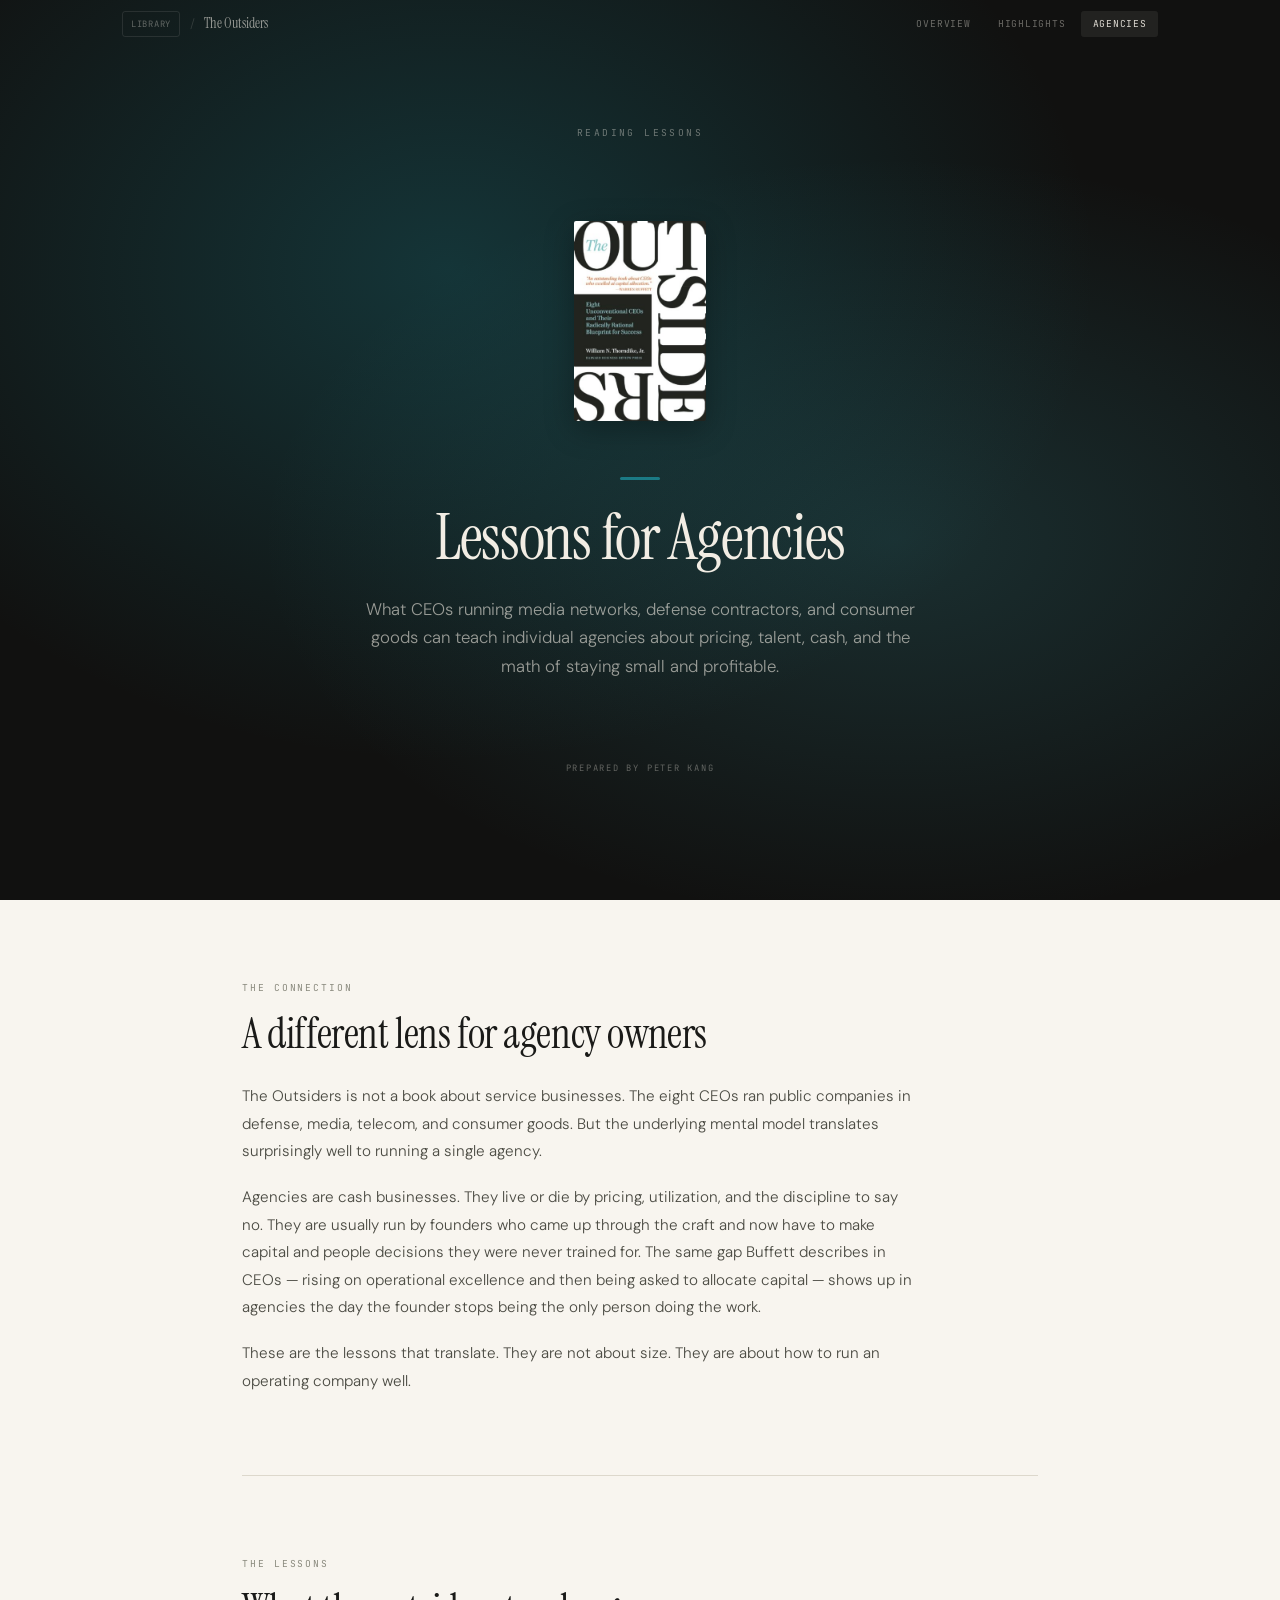
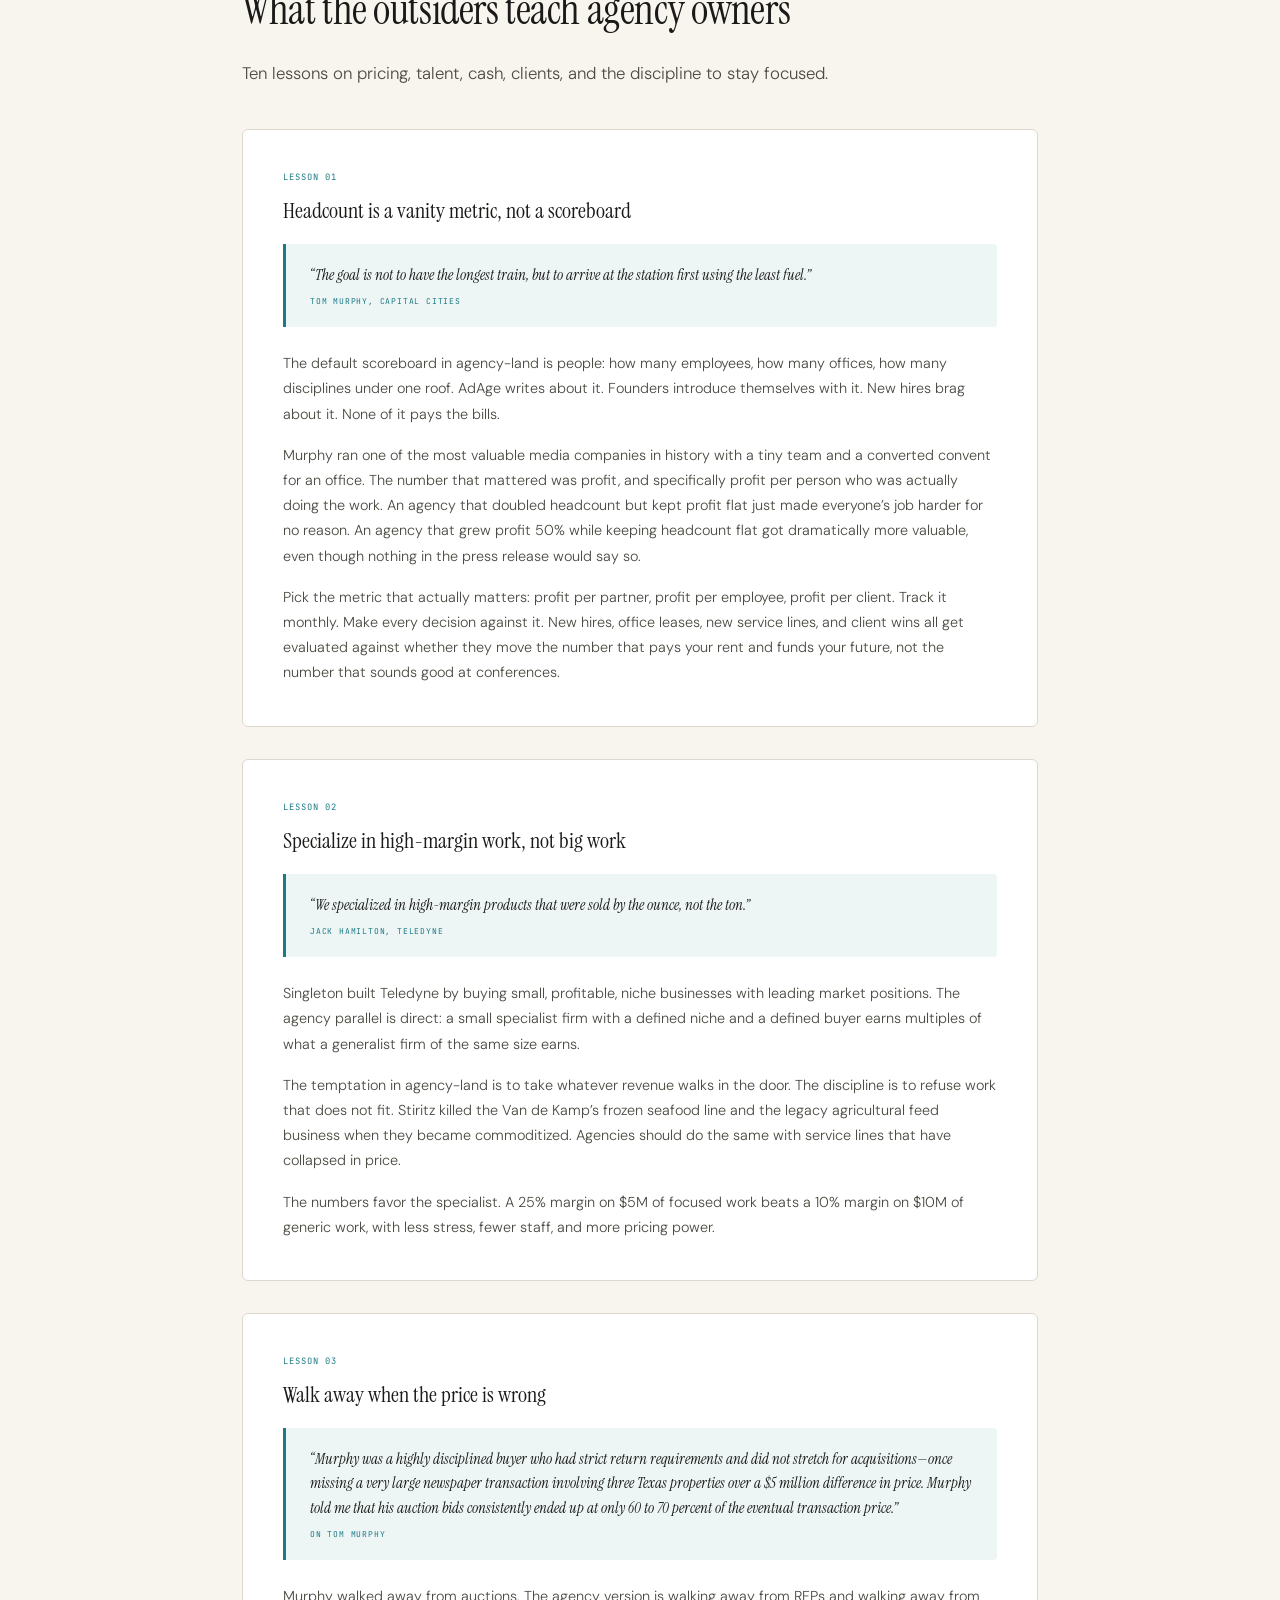
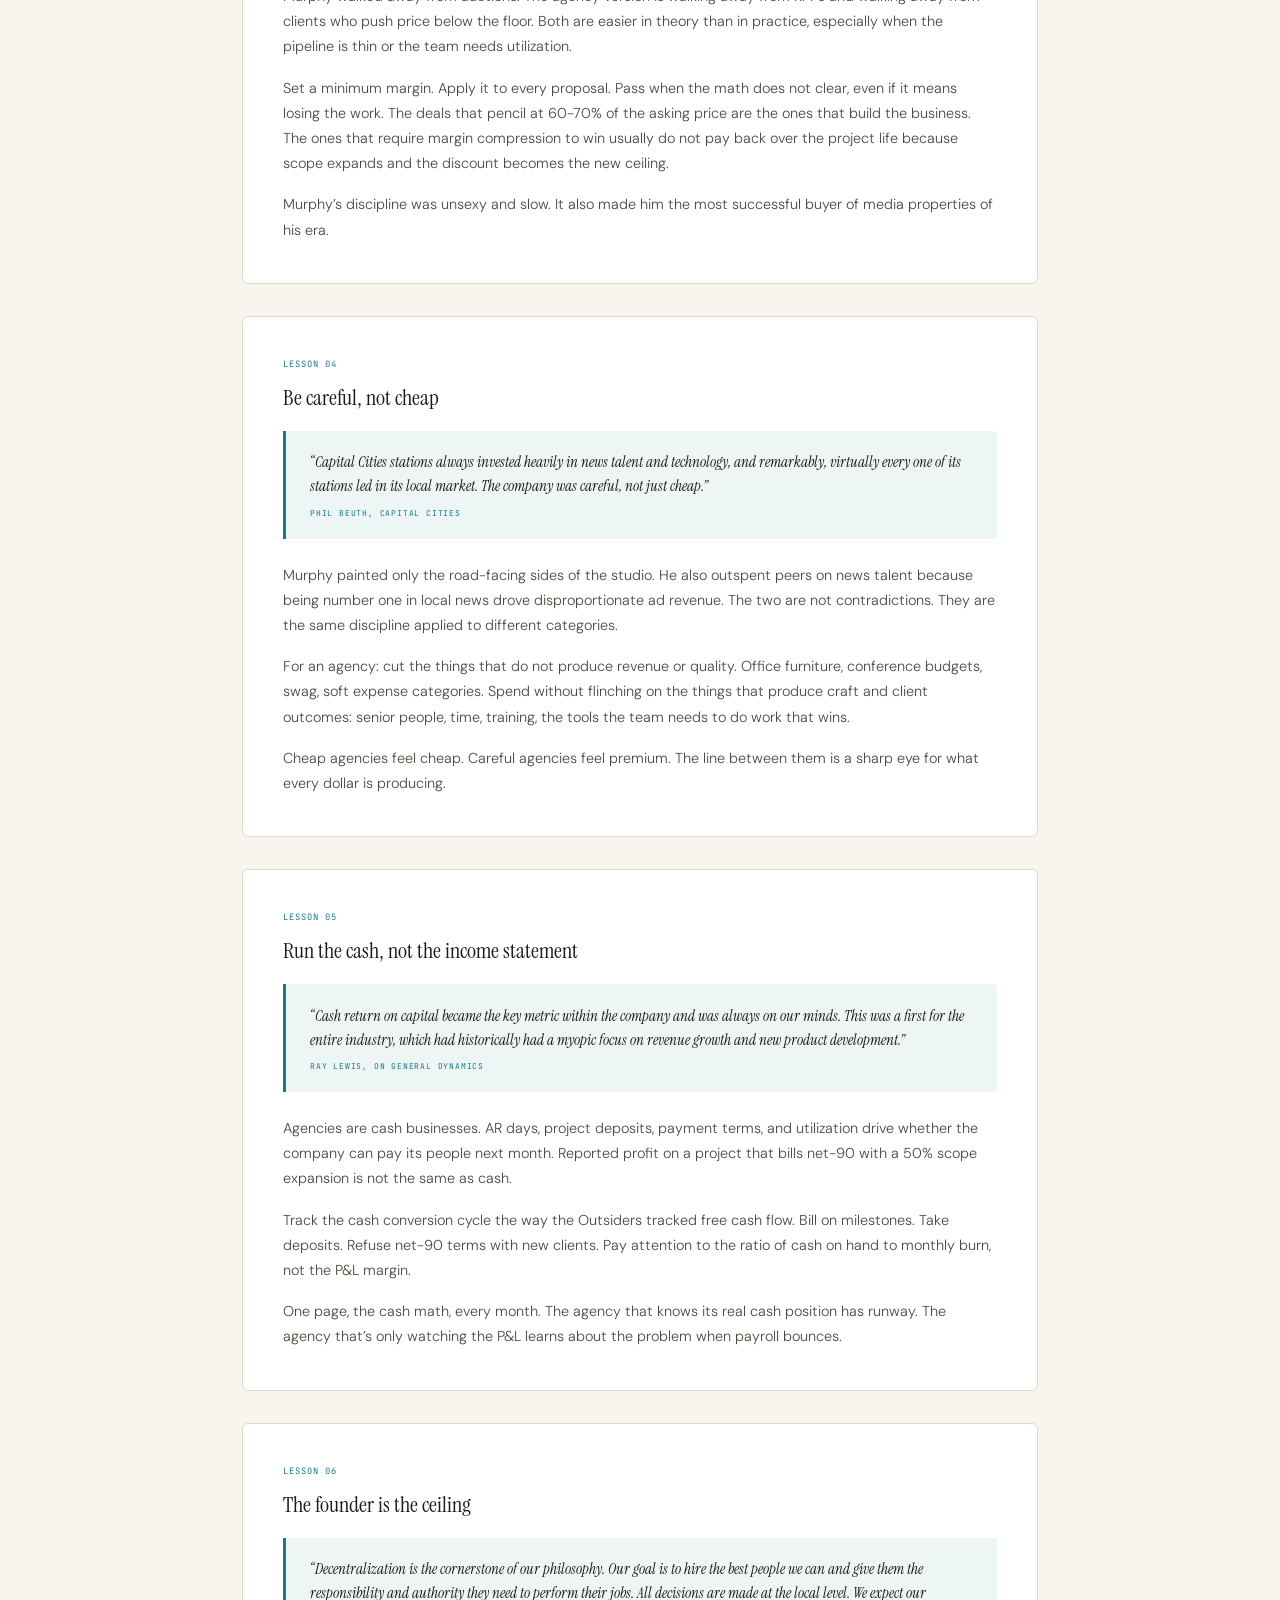
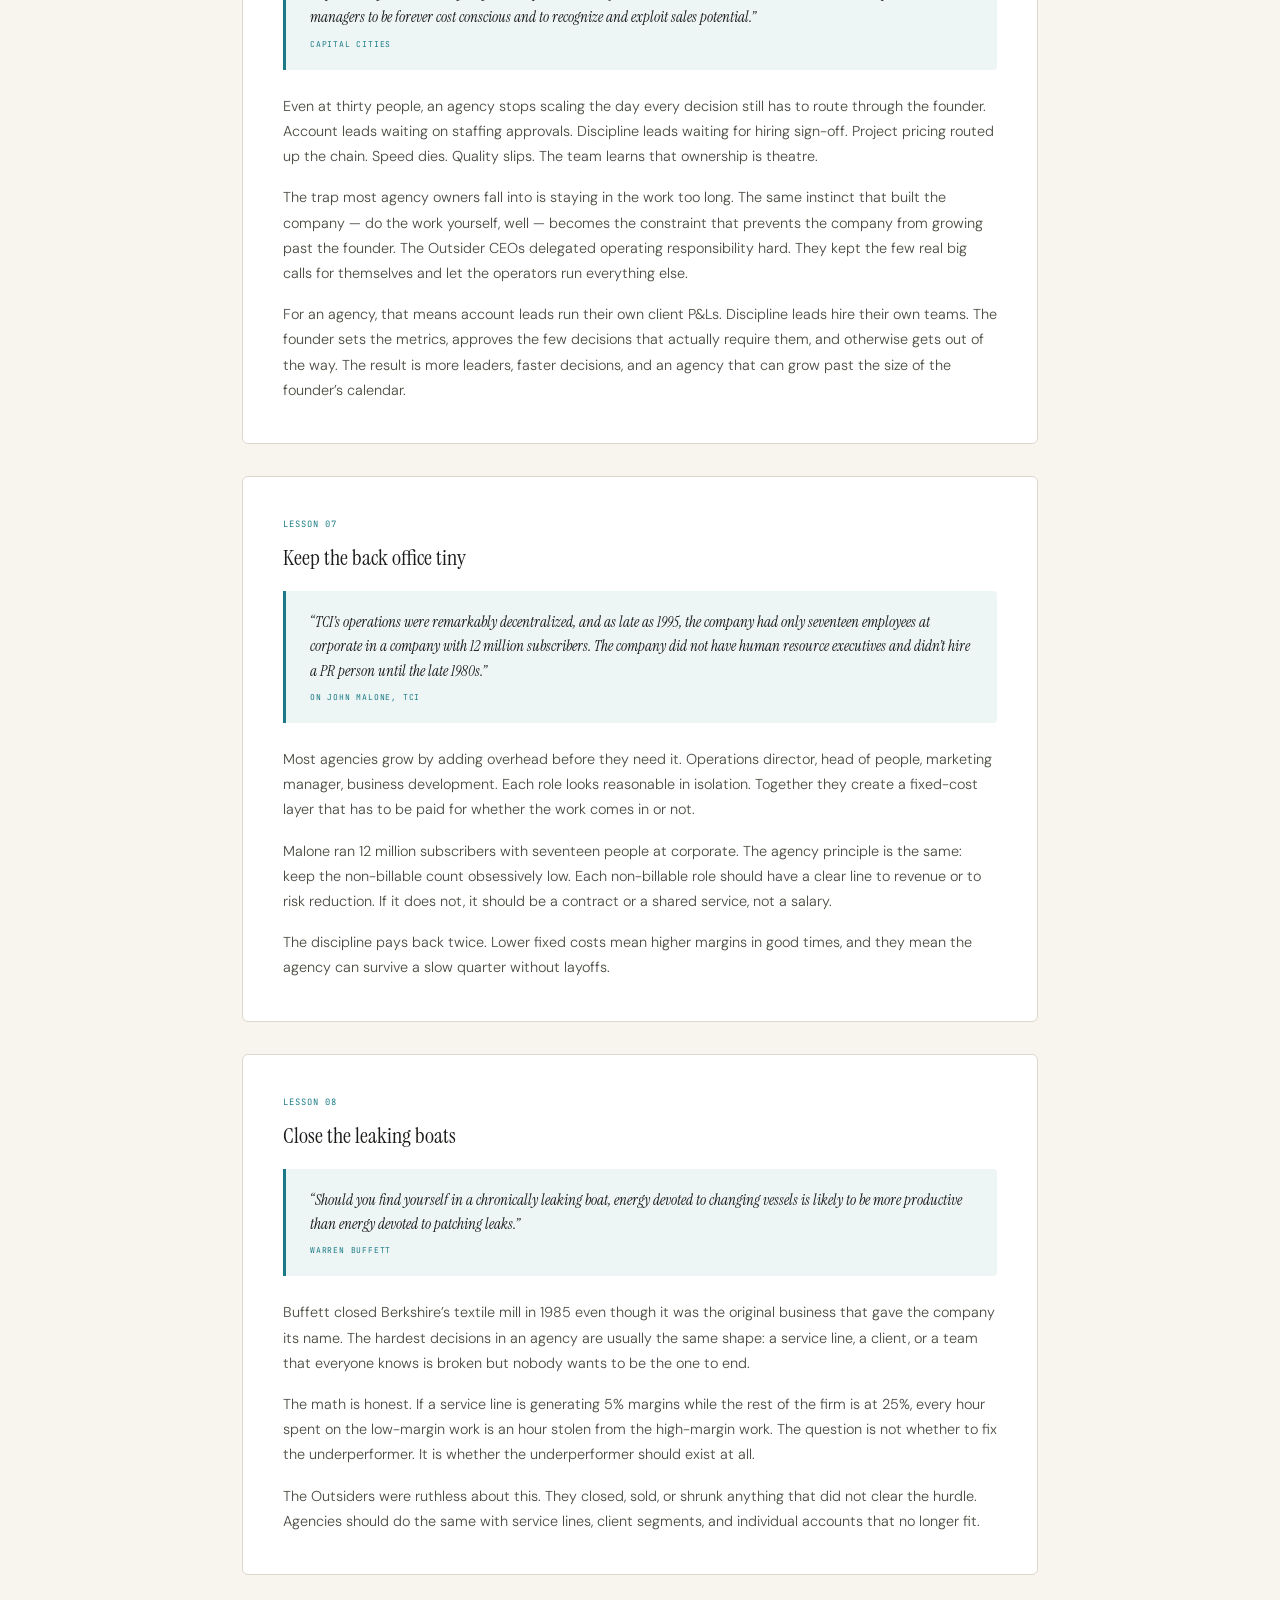
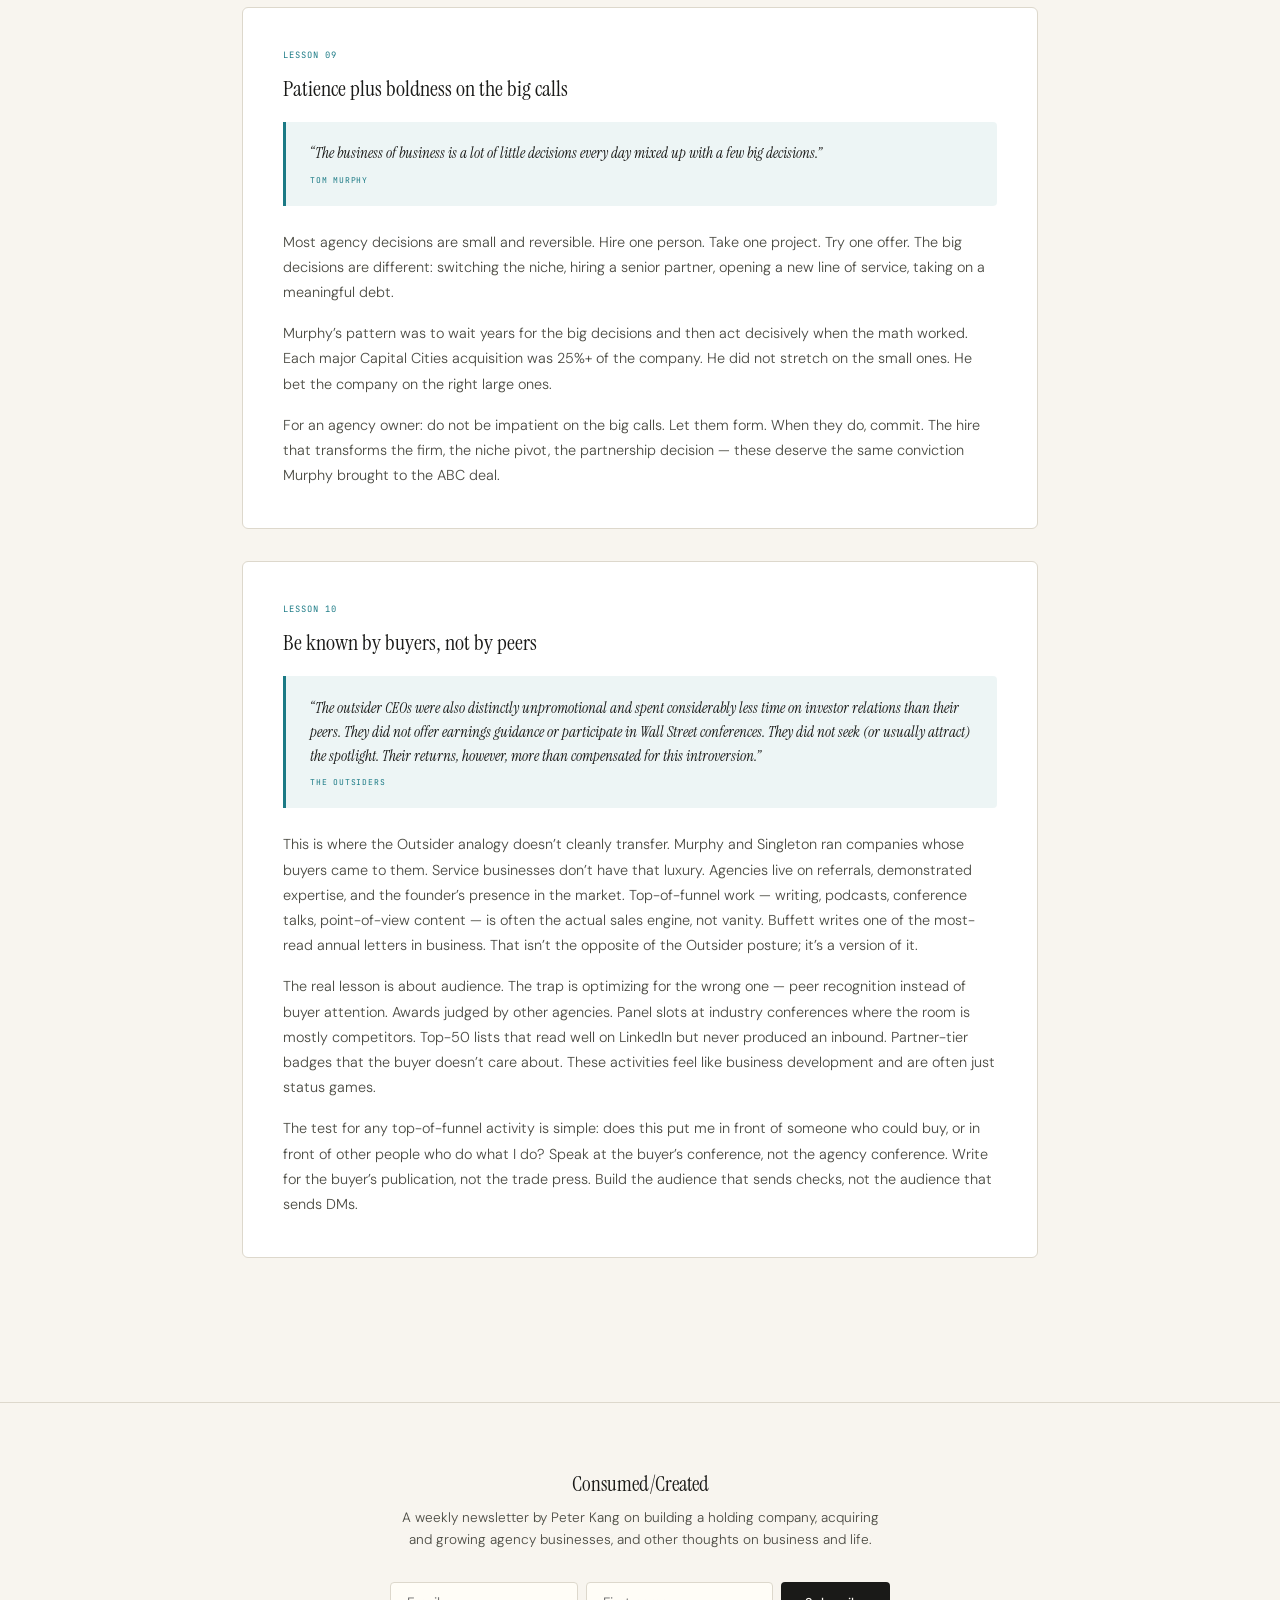
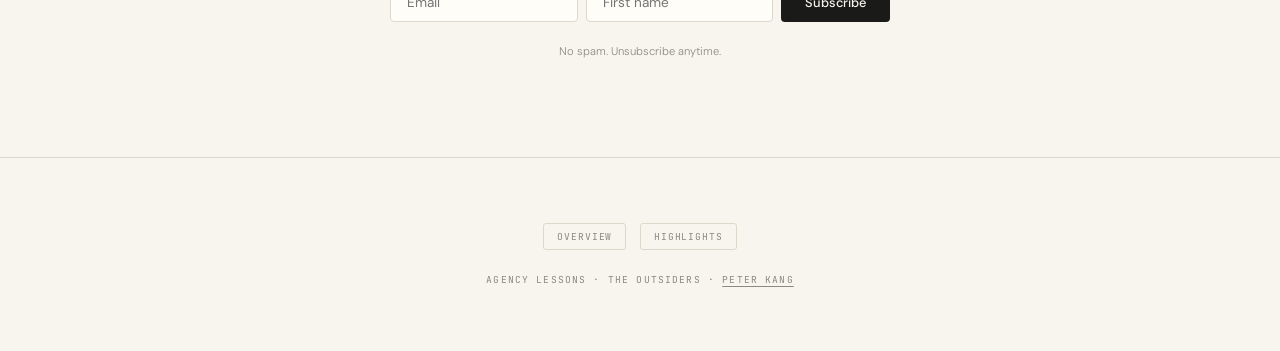
<file: the-outsiders/agency-lessons.html>
<!DOCTYPE html>
<html lang="en">
<head>
<meta charset="UTF-8">
<meta name="viewport" content="width=device-width, initial-scale=1.0">
<link rel="icon" href="../favicon.svg" type="image/svg+xml">
<title>Lessons for Agencies &mdash; The Outsiders</title>
<meta name="description" content="What individual agency owners can take from The Outsiders. Applied lessons on pricing discipline, niche focus, cash culture, and avoiding the size trap.">
<meta property="og:title" content="Lessons for Agencies &mdash; The Outsiders">
<meta property="og:description" content="What individual agency owners can take from The Outsiders. Applied lessons on pricing discipline, niche focus, cash culture, and avoiding the size trap.">
<meta property="og:url" content="https://read.peterkang.com/the-outsiders/agency-lessons.html">
<meta property="og:type" content="article">
<meta property="og:image" content="https://read.peterkang.com/the-outsiders/the-outsiders.jpg">
<meta name="twitter:card" content="summary">
<meta name="twitter:title" content="Lessons for Agencies &mdash; The Outsiders">
<meta name="twitter:description" content="What individual agency owners can take from The Outsiders. Applied lessons on pricing discipline, niche focus, cash culture, and avoiding the size trap.">
<meta name="twitter:image" content="https://read.peterkang.com/the-outsiders/the-outsiders.jpg">
<link rel="canonical" href="https://read.peterkang.com/the-outsiders/agency-lessons.html">
<link rel="preconnect" href="https://fonts.googleapis.com">
<link rel="preconnect" href="https://fonts.gstatic.com" crossorigin>
<link href="https://fonts.googleapis.com/css2?family=Instrument+Serif:ital@0;1&family=DM+Sans:ital,opsz,wght@0,9..40,300;0,9..40,400;0,9..40,500;0,9..40,600;1,9..40,300;1,9..40,400&family=JetBrains+Mono:wght@400;500&display=swap" rel="stylesheet">
<link rel="stylesheet" href="styles.css">
<style>
  .hero h1 { max-width: 750px; }

  .content { max-width: 860px; }

  .lesson {
    background: #FFFFFF;
    border: 1px solid var(--rule);
    border-radius: 6px;
    padding: 2.5rem;
    margin-bottom: 2rem;
  }

  .lesson-num {
    font-family: var(--mono);
    font-size: 0.55rem;
    letter-spacing: 0.12em;
    text-transform: uppercase;
    color: var(--accent);
    margin-bottom: 0.8rem;
  }

  .lesson-title {
    font-family: var(--serif);
    font-size: 1.4rem;
    line-height: 1.25;
    margin-bottom: 1.2rem;
  }

  .lesson-quote {
    background: var(--accent-glow);
    border-left: 3px solid var(--accent);
    padding: 1.2rem 1.5rem;
    border-radius: 0 4px 4px 0;
    margin-bottom: 1.5rem;
  }

  .lesson-quote-text {
    font-family: var(--serif);
    font-style: italic;
    font-size: 0.92rem;
    line-height: 1.65;
    margin-bottom: 0.5rem;
  }

  .lesson-quote-source {
    font-family: var(--mono);
    font-size: 0.5rem;
    letter-spacing: 0.1em;
    text-transform: uppercase;
    color: var(--accent);
  }

  .lesson-body {
    font-size: 0.9rem;
    color: var(--ink-light);
    line-height: 1.75;
    font-weight: 300;
  }

  .lesson-body p { margin-bottom: 1rem; }
  .lesson-body p:last-child { margin-bottom: 0; }

  @media (max-width: 768px) {
    .lesson { padding: 1.5rem; }
    .lesson-quote { padding: 1rem 1.2rem; }
  }
</style>
<script type="application/ld+json">
[{
  "@context": "https://schema.org",
  "@type": "Article",
  "headline": "Lessons for Agencies &mdash; The Outsiders",
  "url": "https://read.peterkang.com/the-outsiders/agency-lessons.html",
  "description": "What individual agency owners can take from The Outsiders. Applied lessons on pricing discipline, niche focus, cash culture, and avoiding the size trap.",
  "author": { "@type": "Person", "name": "Peter Kang", "url": "https://peterkang.com" },
  "about": {
    "@type": "Book",
    "name": "The Outsiders: Eight Unconventional CEOs and Their Radically Rational Blueprint for Success",
    "author": { "@type": "Person", "name": "William N. Thorndike" }
  },
  "isPartOf": { "@type": "WebSite", "name": "Reading Lessons", "url": "https://read.peterkang.com/" }
},
{
  "@context": "https://schema.org",
  "@type": "BreadcrumbList",
  "itemListElement": [
    { "@type": "ListItem", "position": 1, "name": "Reading Lessons", "item": "https://read.peterkang.com/" },
    { "@type": "ListItem", "position": 2, "name": "The Outsiders", "item": "https://read.peterkang.com/the-outsiders/" },
    { "@type": "ListItem", "position": 3, "name": "Lessons for Agencies" }
  ]
}]
</script>
</head>
<body>

<nav class="site-nav" id="siteNav">
  <div class="site-nav-inner">
    <div class="site-nav-left">
      <a href="../" class="site-nav-up">Library</a>
      <span class="site-nav-sep">/</span>
      <a href="index.html" class="site-nav-brand">The Outsiders</a>
    </div>
    <div class="site-nav-links">
      <a href="index.html">Overview</a>
      <a href="highlights.html">Highlights</a>
      <a href="agency-lessons.html" class="active">Agencies</a>
    </div>
  </div>
</nav>

<!-- HERO -->
<section class="hero">
  <div class="hero-eyebrow">Reading Lessons</div>
  <img src="the-outsiders.jpg" alt="The Outsiders cover" class="hero-cover">
  <div class="hero-accent-line"></div>
  <h1>Lessons for Agencies</h1>
  <p class="hero-sub">What CEOs running media networks, defense contractors, and consumer goods can teach individual agencies about pricing, talent, cash, and the math of staying small and profitable.</p>
  <div class="hero-prepared"><a href="https://peterkang.com" target="_blank">Prepared by Peter Kang</a></div>
</section>

<!-- CONTENT -->
<div class="content">

  <!-- INTRO -->
  <section class="section" id="intro">
    <div class="section-eyebrow fade-up">The Connection</div>
    <h2 class="section-title fade-up">A different lens for agency owners</h2>
    <div class="section-prose fade-up">
      <p>The Outsiders is not a book about service businesses. The eight CEOs ran public companies in defense, media, telecom, and consumer goods. But the underlying mental model translates surprisingly well to running a single agency.</p>
      <p>Agencies are cash businesses. They live or die by pricing, utilization, and the discipline to say no. They are usually run by founders who came up through the craft and now have to make capital and people decisions they were never trained for. The same gap Buffett describes in CEOs &mdash; rising on operational excellence and then being asked to allocate capital &mdash; shows up in agencies the day the founder stops being the only person doing the work.</p>
      <p>These are the lessons that translate. They are not about size. They are about how to run an operating company well.</p>
    </div>
  </section>

  <!-- LESSONS -->
  <section class="section" id="lessons">
    <div class="section-eyebrow fade-up">The Lessons</div>
    <h2 class="section-title fade-up">What the outsiders teach agency owners</h2>
    <p class="section-lead fade-up">Ten lessons on pricing, talent, cash, clients, and the discipline to stay focused.</p>

    <div class="lesson fade-up">
      <div class="lesson-num">Lesson 01</div>
      <div class="lesson-title">Headcount is a vanity metric, not a scoreboard</div>
      <div class="lesson-quote">
        <div class="lesson-quote-text">&ldquo;The goal is not to have the longest train, but to arrive at the station first using the least fuel.&rdquo;</div>
        <div class="lesson-quote-source">Tom Murphy, Capital Cities</div>
      </div>
      <div class="lesson-body">
        <p>The default scoreboard in agency-land is people: how many employees, how many offices, how many disciplines under one roof. AdAge writes about it. Founders introduce themselves with it. New hires brag about it. None of it pays the bills.</p>
        <p>Murphy ran one of the most valuable media companies in history with a tiny team and a converted convent for an office. The number that mattered was profit, and specifically profit per person who was actually doing the work. An agency that doubled headcount but kept profit flat just made everyone&rsquo;s job harder for no reason. An agency that grew profit 50% while keeping headcount flat got dramatically more valuable, even though nothing in the press release would say so.</p>
        <p>Pick the metric that actually matters: profit per partner, profit per employee, profit per client. Track it monthly. Make every decision against it. New hires, office leases, new service lines, and client wins all get evaluated against whether they move the number that pays your rent and funds your future, not the number that sounds good at conferences.</p>
      </div>
    </div>

    <div class="lesson fade-up">
      <div class="lesson-num">Lesson 02</div>
      <div class="lesson-title">Specialize in high-margin work, not big work</div>
      <div class="lesson-quote">
        <div class="lesson-quote-text">&ldquo;We specialized in high-margin products that were sold by the ounce, not the ton.&rdquo;</div>
        <div class="lesson-quote-source">Jack Hamilton, Teledyne</div>
      </div>
      <div class="lesson-body">
        <p>Singleton built Teledyne by buying small, profitable, niche businesses with leading market positions. The agency parallel is direct: a small specialist firm with a defined niche and a defined buyer earns multiples of what a generalist firm of the same size earns.</p>
        <p>The temptation in agency-land is to take whatever revenue walks in the door. The discipline is to refuse work that does not fit. Stiritz killed the Van de Kamp&rsquo;s frozen seafood line and the legacy agricultural feed business when they became commoditized. Agencies should do the same with service lines that have collapsed in price.</p>
        <p>The numbers favor the specialist. A 25% margin on $5M of focused work beats a 10% margin on $10M of generic work, with less stress, fewer staff, and more pricing power.</p>
      </div>
    </div>

    <div class="lesson fade-up">
      <div class="lesson-num">Lesson 03</div>
      <div class="lesson-title">Walk away when the price is wrong</div>
      <div class="lesson-quote">
        <div class="lesson-quote-text">&ldquo;Murphy was a highly disciplined buyer who had strict return requirements and did not stretch for acquisitions&mdash;once missing a very large newspaper transaction involving three Texas properties over a $5 million difference in price. Murphy told me that his auction bids consistently ended up at only 60 to 70 percent of the eventual transaction price.&rdquo;</div>
        <div class="lesson-quote-source">on Tom Murphy</div>
      </div>
      <div class="lesson-body">
        <p>Murphy walked away from auctions. The agency version is walking away from RFPs and walking away from clients who push price below the floor. Both are easier in theory than in practice, especially when the pipeline is thin or the team needs utilization.</p>
        <p>Set a minimum margin. Apply it to every proposal. Pass when the math does not clear, even if it means losing the work. The deals that pencil at 60-70% of the asking price are the ones that build the business. The ones that require margin compression to win usually do not pay back over the project life because scope expands and the discount becomes the new ceiling.</p>
        <p>Murphy&rsquo;s discipline was unsexy and slow. It also made him the most successful buyer of media properties of his era.</p>
      </div>
    </div>

    <div class="lesson fade-up">
      <div class="lesson-num">Lesson 04</div>
      <div class="lesson-title">Be careful, not cheap</div>
      <div class="lesson-quote">
        <div class="lesson-quote-text">&ldquo;Capital Cities stations always invested heavily in news talent and technology, and remarkably, virtually every one of its stations led in its local market. The company was careful, not just cheap.&rdquo;</div>
        <div class="lesson-quote-source">Phil Beuth, Capital Cities</div>
      </div>
      <div class="lesson-body">
        <p>Murphy painted only the road-facing sides of the studio. He also outspent peers on news talent because being number one in local news drove disproportionate ad revenue. The two are not contradictions. They are the same discipline applied to different categories.</p>
        <p>For an agency: cut the things that do not produce revenue or quality. Office furniture, conference budgets, swag, soft expense categories. Spend without flinching on the things that produce craft and client outcomes: senior people, time, training, the tools the team needs to do work that wins.</p>
        <p>Cheap agencies feel cheap. Careful agencies feel premium. The line between them is a sharp eye for what every dollar is producing.</p>
      </div>
    </div>

    <div class="lesson fade-up">
      <div class="lesson-num">Lesson 05</div>
      <div class="lesson-title">Run the cash, not the income statement</div>
      <div class="lesson-quote">
        <div class="lesson-quote-text">&ldquo;Cash return on capital became the key metric within the company and was always on our minds. This was a first for the entire industry, which had historically had a myopic focus on revenue growth and new product development.&rdquo;</div>
        <div class="lesson-quote-source">Ray Lewis, on General Dynamics</div>
      </div>
      <div class="lesson-body">
        <p>Agencies are cash businesses. AR days, project deposits, payment terms, and utilization drive whether the company can pay its people next month. Reported profit on a project that bills net-90 with a 50% scope expansion is not the same as cash.</p>
        <p>Track the cash conversion cycle the way the Outsiders tracked free cash flow. Bill on milestones. Take deposits. Refuse net-90 terms with new clients. Pay attention to the ratio of cash on hand to monthly burn, not the P&amp;L margin.</p>
        <p>One page, the cash math, every month. The agency that knows its real cash position has runway. The agency that&rsquo;s only watching the P&amp;L learns about the problem when payroll bounces.</p>
      </div>
    </div>

    <div class="lesson fade-up">
      <div class="lesson-num">Lesson 06</div>
      <div class="lesson-title">The founder is the ceiling</div>
      <div class="lesson-quote">
        <div class="lesson-quote-text">&ldquo;Decentralization is the cornerstone of our philosophy. Our goal is to hire the best people we can and give them the responsibility and authority they need to perform their jobs. All decisions are made at the local level. We expect our managers to be forever cost conscious and to recognize and exploit sales potential.&rdquo;</div>
        <div class="lesson-quote-source">Capital Cities</div>
      </div>
      <div class="lesson-body">
        <p>Even at thirty people, an agency stops scaling the day every decision still has to route through the founder. Account leads waiting on staffing approvals. Discipline leads waiting for hiring sign-off. Project pricing routed up the chain. Speed dies. Quality slips. The team learns that ownership is theatre.</p>
        <p>The trap most agency owners fall into is staying in the work too long. The same instinct that built the company &mdash; do the work yourself, well &mdash; becomes the constraint that prevents the company from growing past the founder. The Outsider CEOs delegated operating responsibility hard. They kept the few real big calls for themselves and let the operators run everything else.</p>
        <p>For an agency, that means account leads run their own client P&amp;Ls. Discipline leads hire their own teams. The founder sets the metrics, approves the few decisions that actually require them, and otherwise gets out of the way. The result is more leaders, faster decisions, and an agency that can grow past the size of the founder&rsquo;s calendar.</p>
      </div>
    </div>

    <div class="lesson fade-up">
      <div class="lesson-num">Lesson 07</div>
      <div class="lesson-title">Keep the back office tiny</div>
      <div class="lesson-quote">
        <div class="lesson-quote-text">&ldquo;TCI&rsquo;s operations were remarkably decentralized, and as late as 1995, the company had only seventeen employees at corporate in a company with 12 million subscribers. The company did not have human resource executives and didn&rsquo;t hire a PR person until the late 1980s.&rdquo;</div>
        <div class="lesson-quote-source">on John Malone, TCI</div>
      </div>
      <div class="lesson-body">
        <p>Most agencies grow by adding overhead before they need it. Operations director, head of people, marketing manager, business development. Each role looks reasonable in isolation. Together they create a fixed-cost layer that has to be paid for whether the work comes in or not.</p>
        <p>Malone ran 12 million subscribers with seventeen people at corporate. The agency principle is the same: keep the non-billable count obsessively low. Each non-billable role should have a clear line to revenue or to risk reduction. If it does not, it should be a contract or a shared service, not a salary.</p>
        <p>The discipline pays back twice. Lower fixed costs mean higher margins in good times, and they mean the agency can survive a slow quarter without layoffs.</p>
      </div>
    </div>

    <div class="lesson fade-up">
      <div class="lesson-num">Lesson 08</div>
      <div class="lesson-title">Close the leaking boats</div>
      <div class="lesson-quote">
        <div class="lesson-quote-text">&ldquo;Should you find yourself in a chronically leaking boat, energy devoted to changing vessels is likely to be more productive than energy devoted to patching leaks.&rdquo;</div>
        <div class="lesson-quote-source">Warren Buffett</div>
      </div>
      <div class="lesson-body">
        <p>Buffett closed Berkshire&rsquo;s textile mill in 1985 even though it was the original business that gave the company its name. The hardest decisions in an agency are usually the same shape: a service line, a client, or a team that everyone knows is broken but nobody wants to be the one to end.</p>
        <p>The math is honest. If a service line is generating 5% margins while the rest of the firm is at 25%, every hour spent on the low-margin work is an hour stolen from the high-margin work. The question is not whether to fix the underperformer. It is whether the underperformer should exist at all.</p>
        <p>The Outsiders were ruthless about this. They closed, sold, or shrunk anything that did not clear the hurdle. Agencies should do the same with service lines, client segments, and individual accounts that no longer fit.</p>
      </div>
    </div>

    <div class="lesson fade-up">
      <div class="lesson-num">Lesson 09</div>
      <div class="lesson-title">Patience plus boldness on the big calls</div>
      <div class="lesson-quote">
        <div class="lesson-quote-text">&ldquo;The business of business is a lot of little decisions every day mixed up with a few big decisions.&rdquo;</div>
        <div class="lesson-quote-source">Tom Murphy</div>
      </div>
      <div class="lesson-body">
        <p>Most agency decisions are small and reversible. Hire one person. Take one project. Try one offer. The big decisions are different: switching the niche, hiring a senior partner, opening a new line of service, taking on a meaningful debt.</p>
        <p>Murphy&rsquo;s pattern was to wait years for the big decisions and then act decisively when the math worked. Each major Capital Cities acquisition was 25%+ of the company. He did not stretch on the small ones. He bet the company on the right large ones.</p>
        <p>For an agency owner: do not be impatient on the big calls. Let them form. When they do, commit. The hire that transforms the firm, the niche pivot, the partnership decision &mdash; these deserve the same conviction Murphy brought to the ABC deal.</p>
      </div>
    </div>

    <div class="lesson fade-up">
      <div class="lesson-num">Lesson 10</div>
      <div class="lesson-title">Be known by buyers, not by peers</div>
      <div class="lesson-quote">
        <div class="lesson-quote-text">&ldquo;The outsider CEOs were also distinctly unpromotional and spent considerably less time on investor relations than their peers. They did not offer earnings guidance or participate in Wall Street conferences. They did not seek (or usually attract) the spotlight. Their returns, however, more than compensated for this introversion.&rdquo;</div>
        <div class="lesson-quote-source">The Outsiders</div>
      </div>
      <div class="lesson-body">
        <p>This is where the Outsider analogy doesn&rsquo;t cleanly transfer. Murphy and Singleton ran companies whose buyers came to them. Service businesses don&rsquo;t have that luxury. Agencies live on referrals, demonstrated expertise, and the founder&rsquo;s presence in the market. Top-of-funnel work &mdash; writing, podcasts, conference talks, point-of-view content &mdash; is often the actual sales engine, not vanity. Buffett writes one of the most-read annual letters in business. That isn&rsquo;t the opposite of the Outsider posture; it&rsquo;s a version of it.</p>
        <p>The real lesson is about audience. The trap is optimizing for the wrong one &mdash; peer recognition instead of buyer attention. Awards judged by other agencies. Panel slots at industry conferences where the room is mostly competitors. Top-50 lists that read well on LinkedIn but never produced an inbound. Partner-tier badges that the buyer doesn&rsquo;t care about. These activities feel like business development and are often just status games.</p>
        <p>The test for any top-of-funnel activity is simple: does this put me in front of someone who could buy, or in front of other people who do what I do? Speak at the buyer&rsquo;s conference, not the agency conference. Write for the buyer&rsquo;s publication, not the trade press. Build the audience that sends checks, not the audience that sends DMs.</p>
      </div>
    </div>

  </section>

</div>

<section class="newsletter-section">
  <h3>Consumed/Created</h3>
  <p class="newsletter-desc">A weekly newsletter by Peter Kang on building a holding company, acquiring and growing agency businesses, and other thoughts on business and life.</p>
  <script src="https://f.convertkit.com/ckjs/ck.5.js" async></script>
  <form action="https://app.kit.com/forms/9327259/subscriptions" class="seva-form formkit-form newsletter-form" method="post" data-sv-form="9327259" data-uid="7b5e7d2e5a" data-format="inline" data-version="5">
    <ul class="formkit-alert formkit-alert-error" data-element="errors" data-group="alert"></ul>
    <div data-element="fields" class="newsletter-fields">
      <input class="formkit-input" name="email_address" aria-label="Email" placeholder="Email" required type="email">
      <input class="formkit-input" aria-label="First Name" name="fields[first_name]" placeholder="First name" type="text">
      <button data-element="submit" class="formkit-submit">Subscribe</button>
    </div>
    <p class="newsletter-note">No spam. Unsubscribe anytime.</p>
  </form>
</section>

<footer class="page-footer">
  <div class="footer-nav">
    <a href="index.html">Overview</a>
    <a href="highlights.html">Highlights</a>
  </div>
  <div class="footer-text">Agency Lessons &middot; The Outsiders &middot; <a href="https://peterkang.com" target="_blank">Peter Kang</a></div>
</footer>

<script>
const observer = new IntersectionObserver((entries) => {
  entries.forEach(entry => {
    if (entry.isIntersecting) entry.target.classList.add('visible');
  });
}, { threshold: 0.06, rootMargin: '0px 0px -30px 0px' });

document.querySelectorAll('.fade-up').forEach(el => observer.observe(el));

const siteNav = document.getElementById('siteNav');
window.addEventListener('scroll', () => {
  siteNav.classList.toggle('scrolled', window.scrollY > 100);
}, { passive: true });
</script>
</body>
</html>
</file>
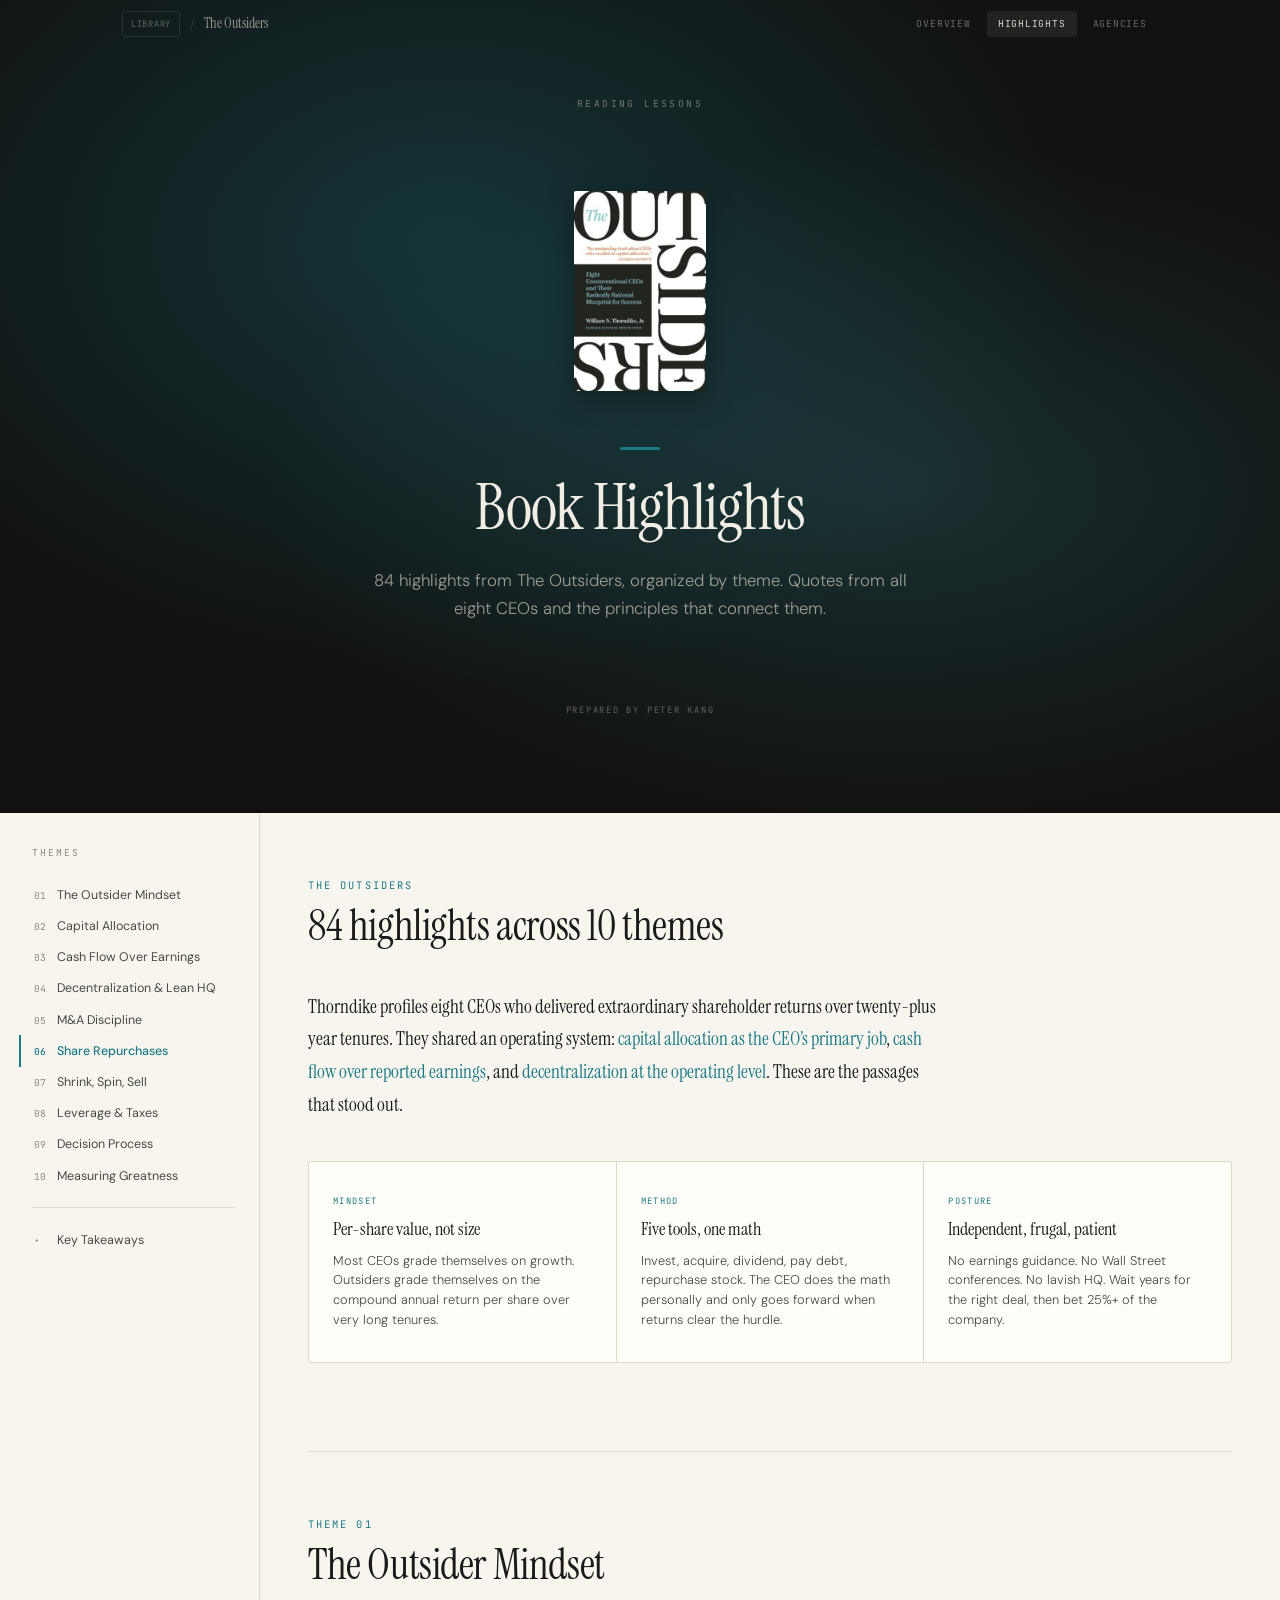
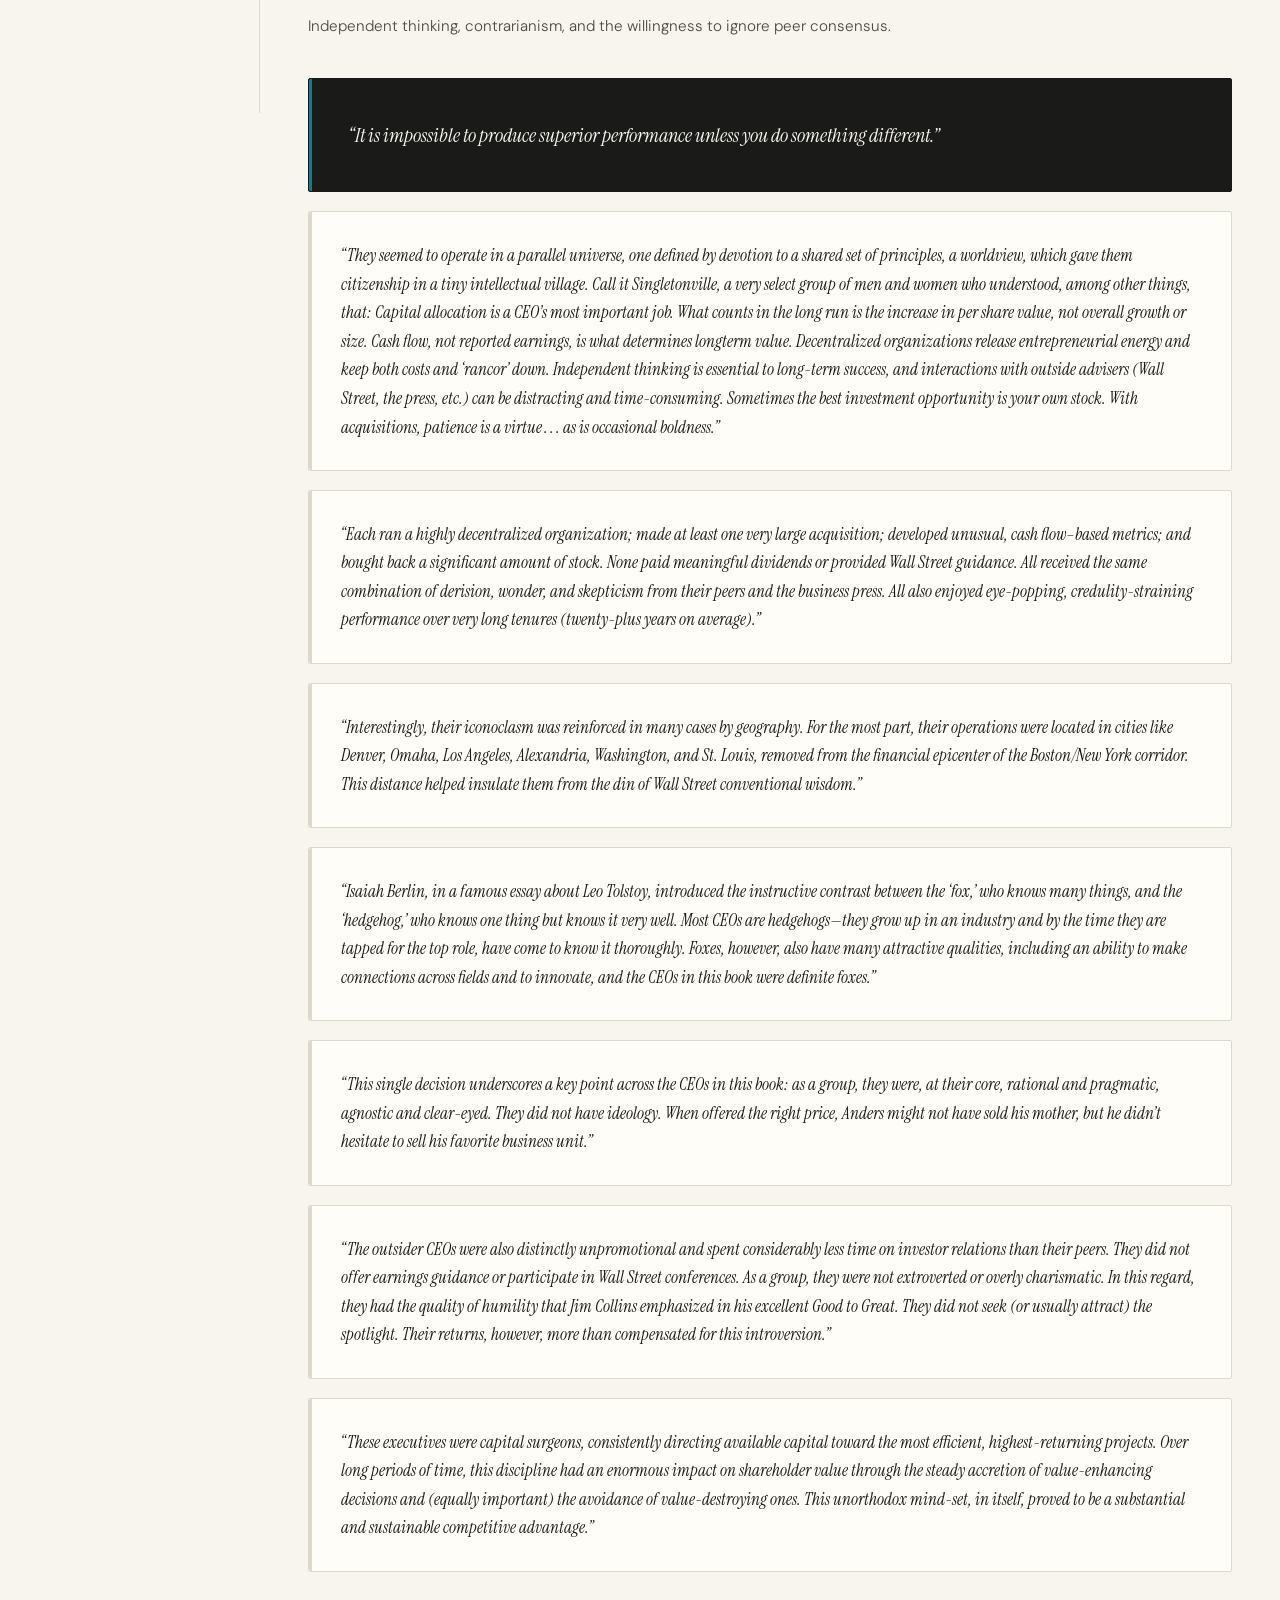
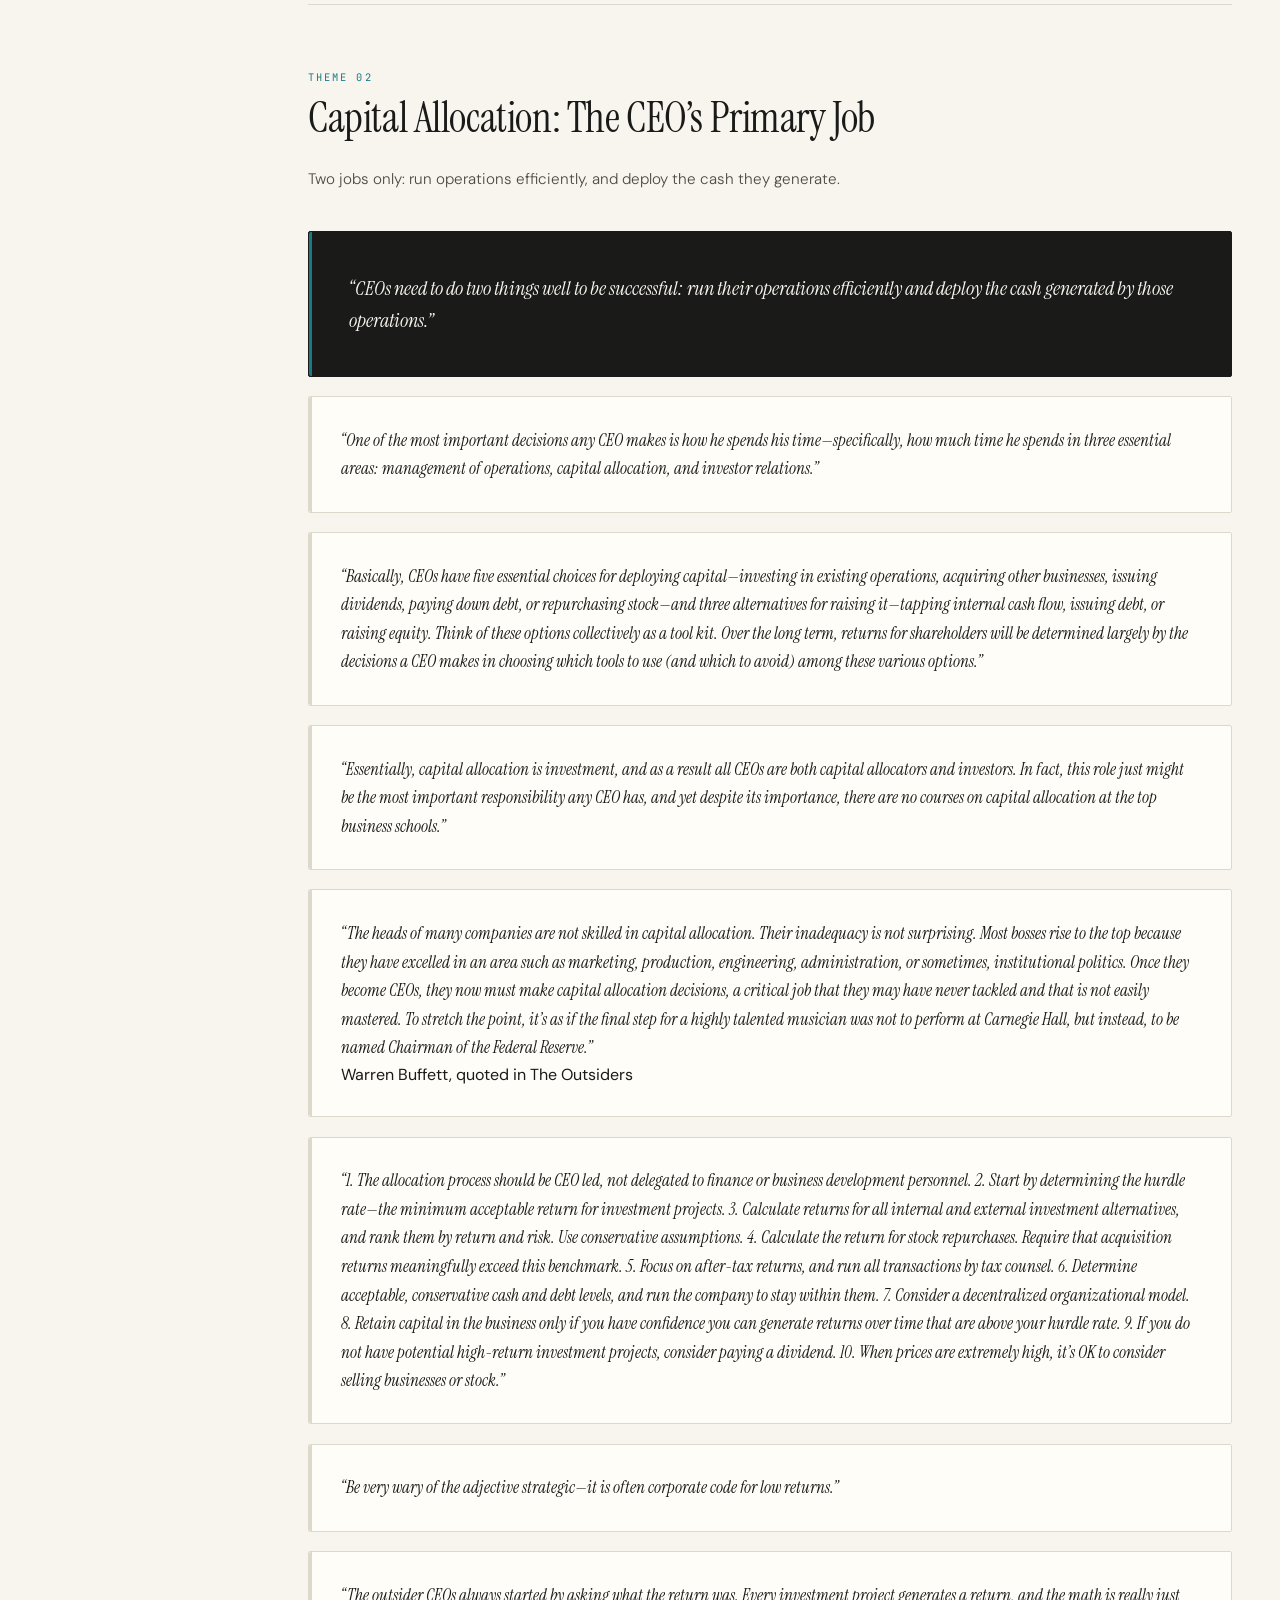
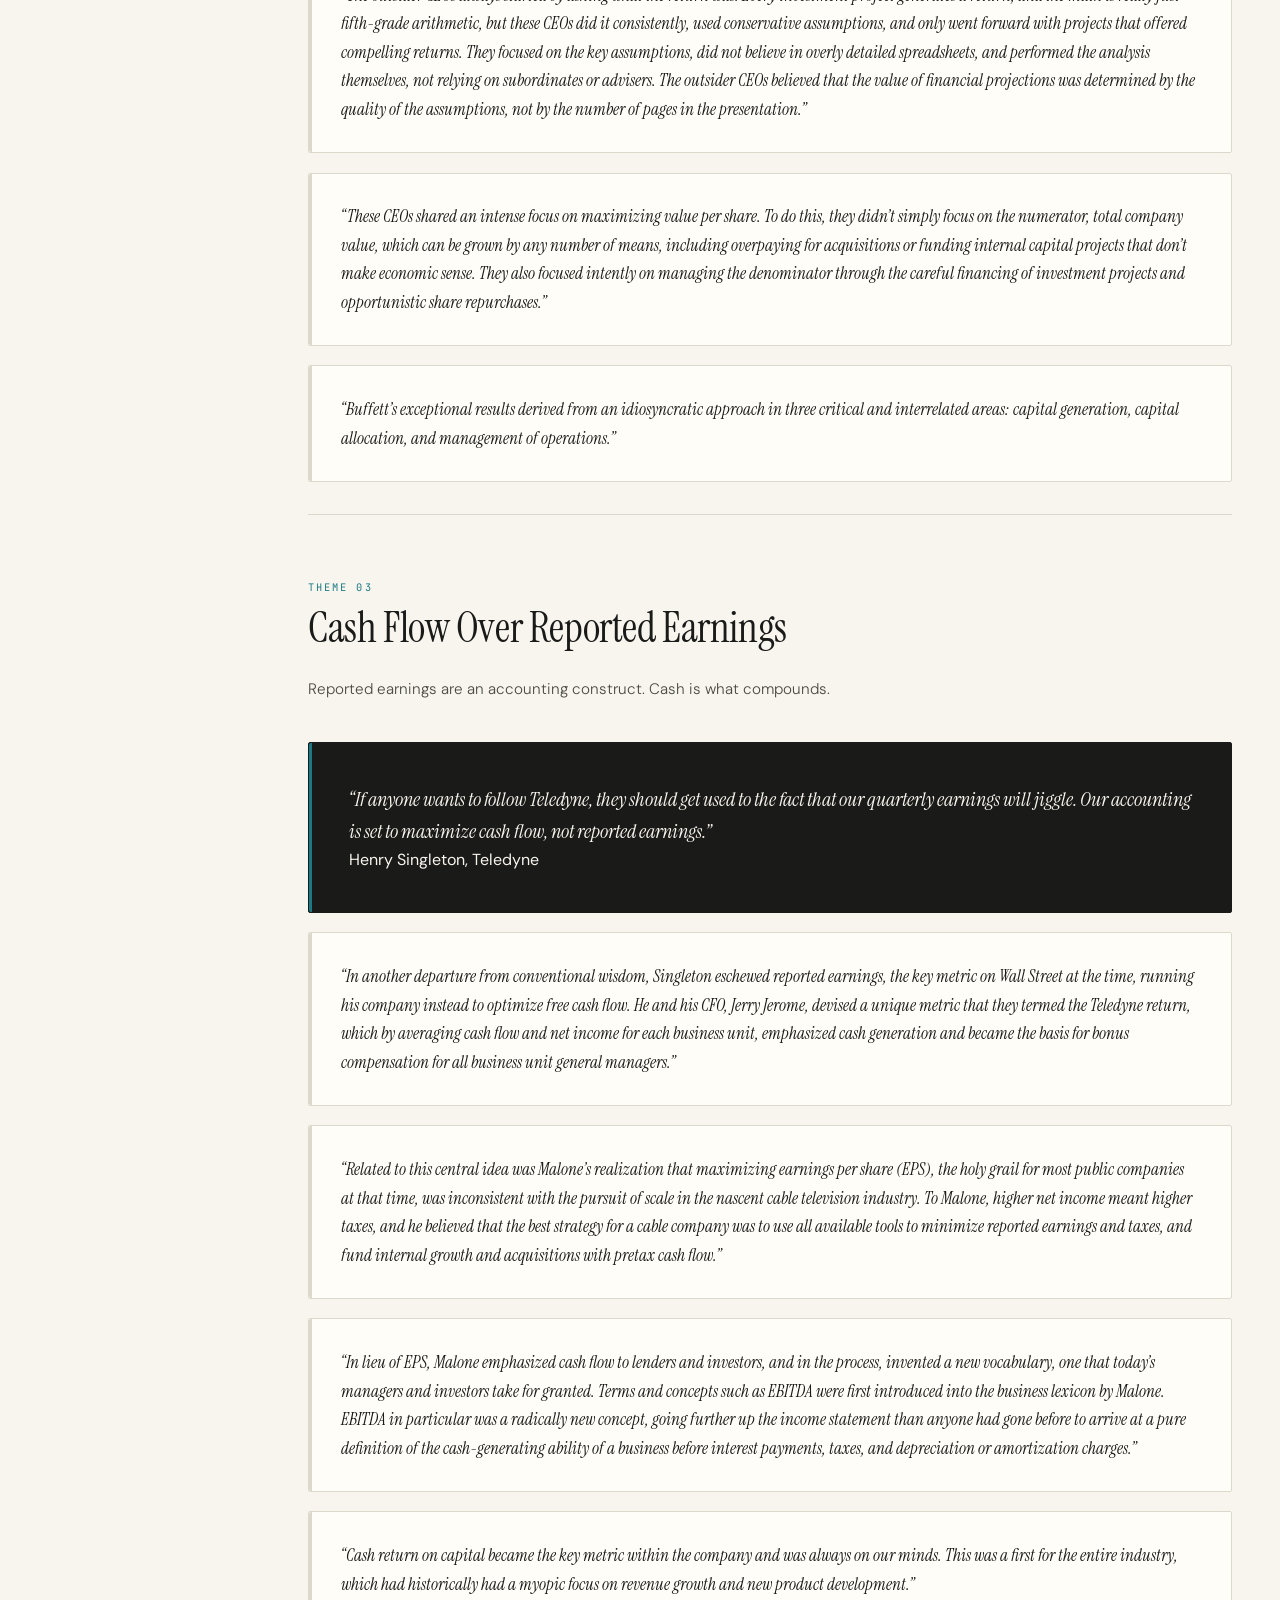
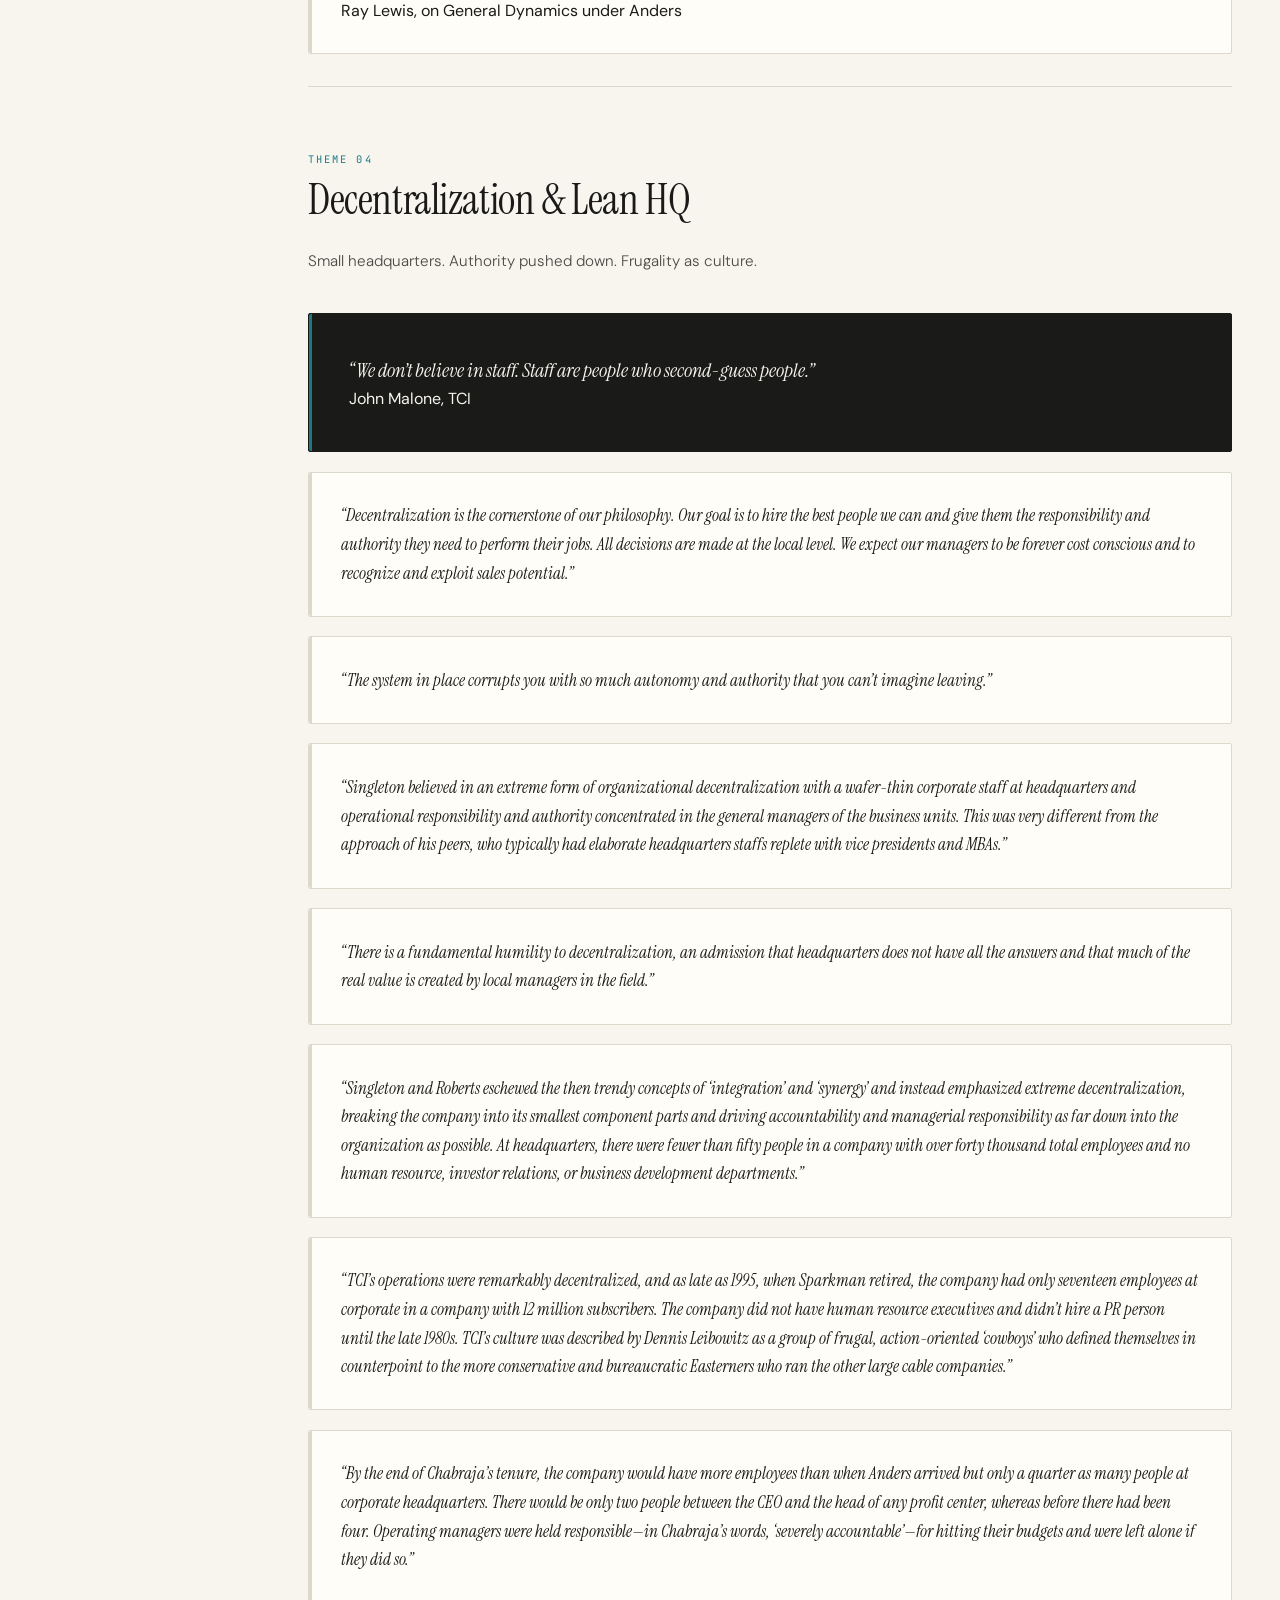
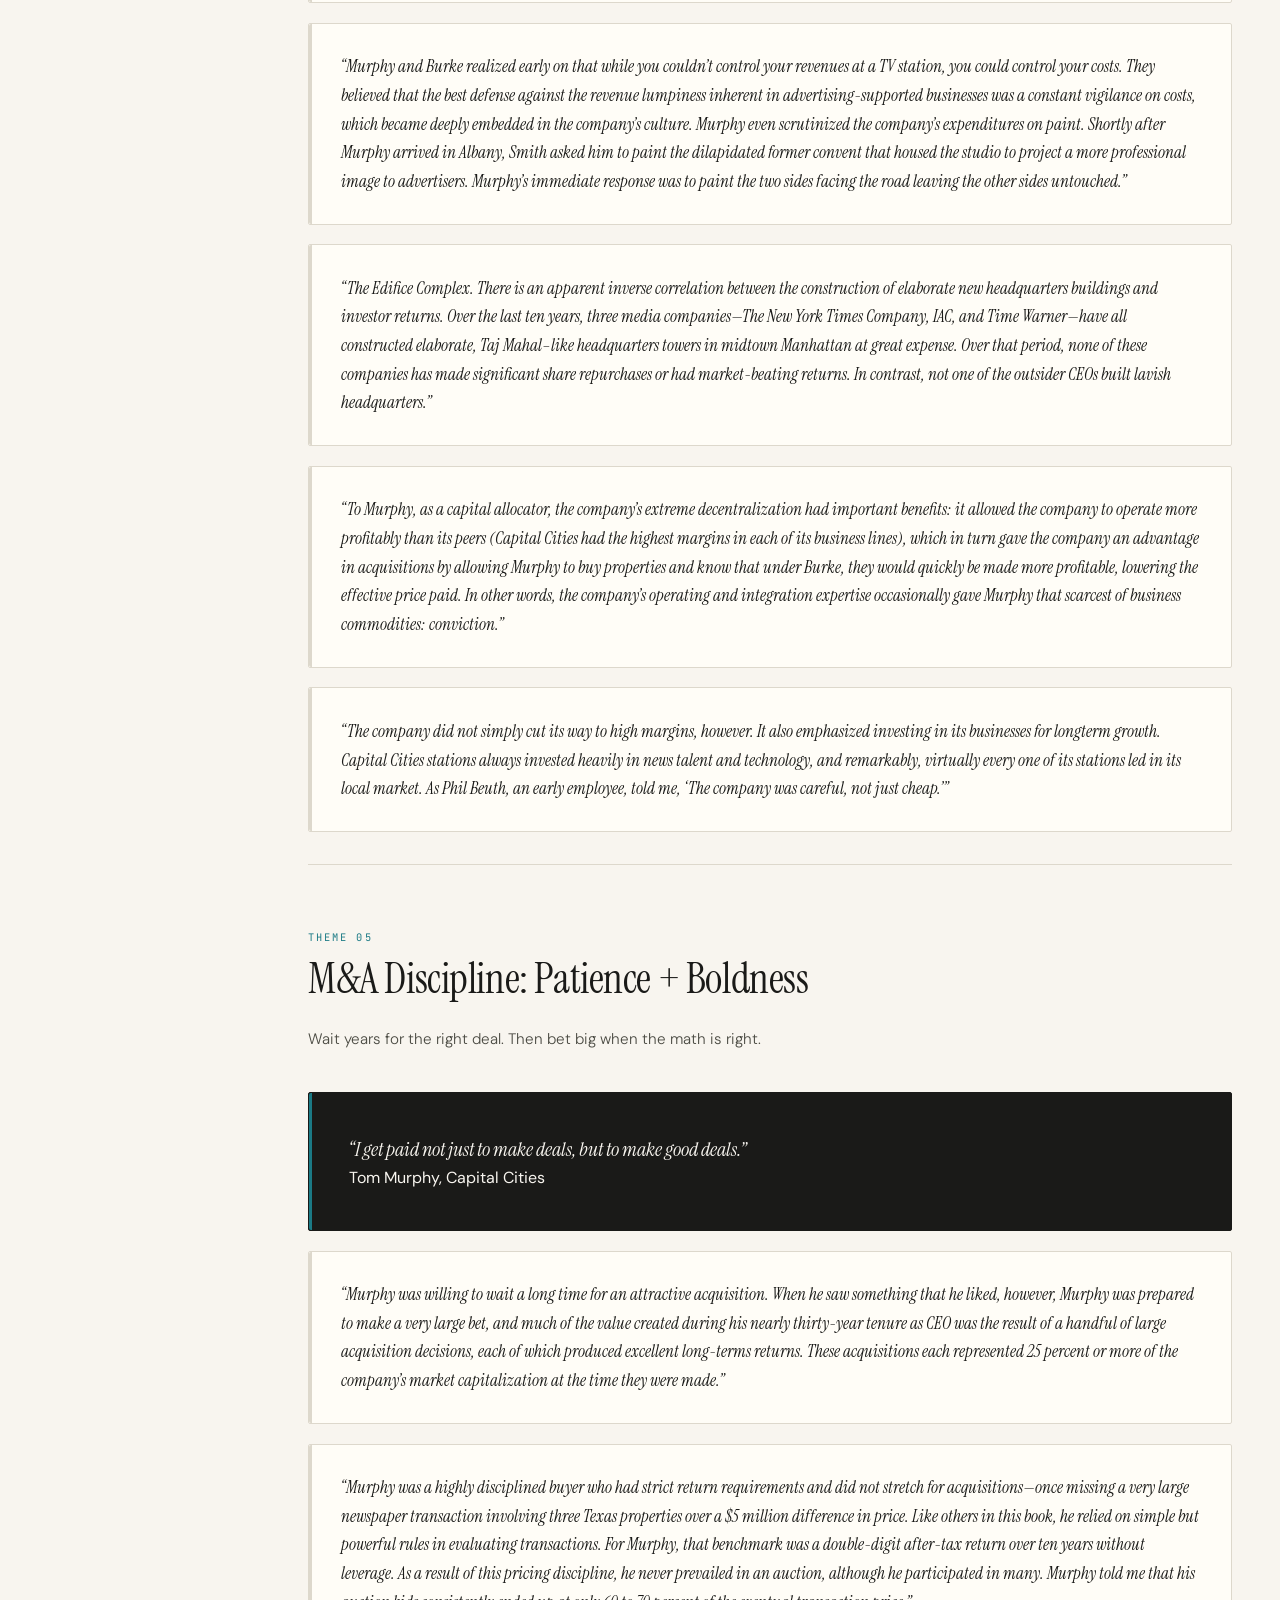
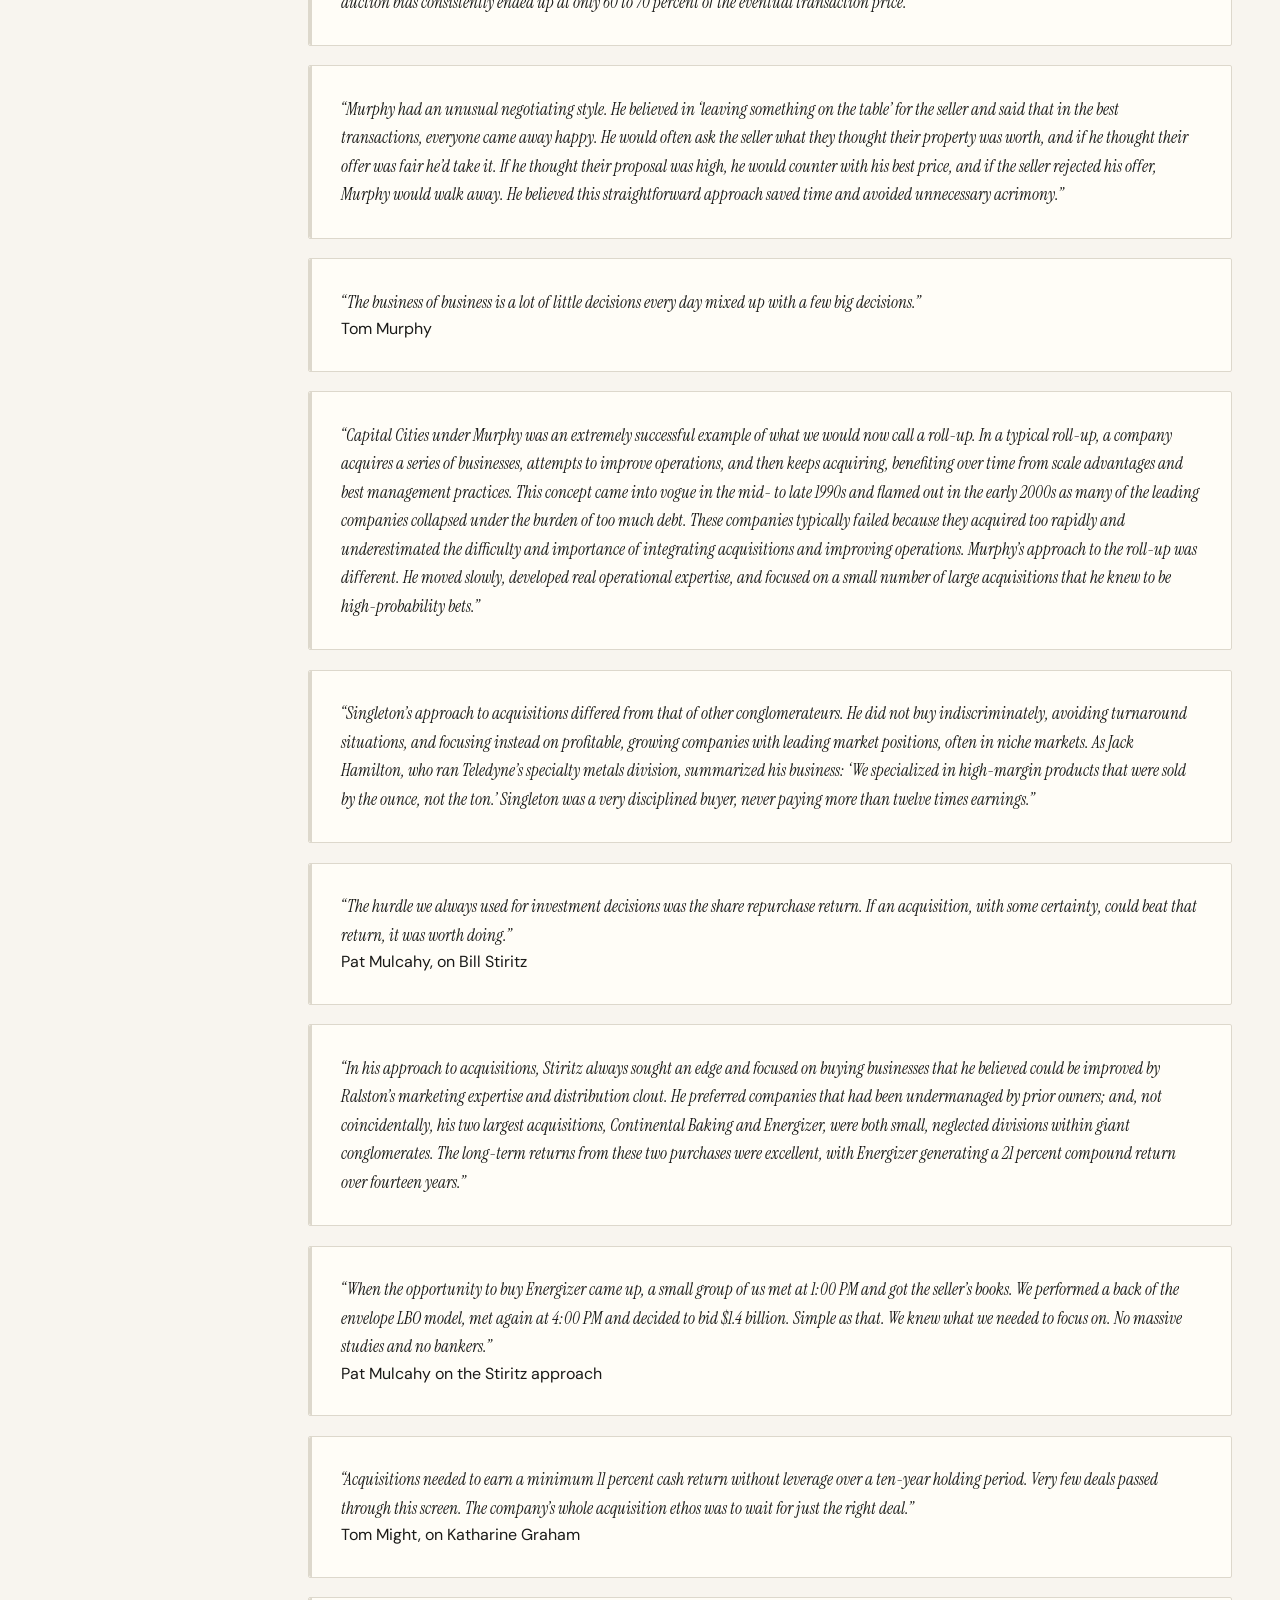
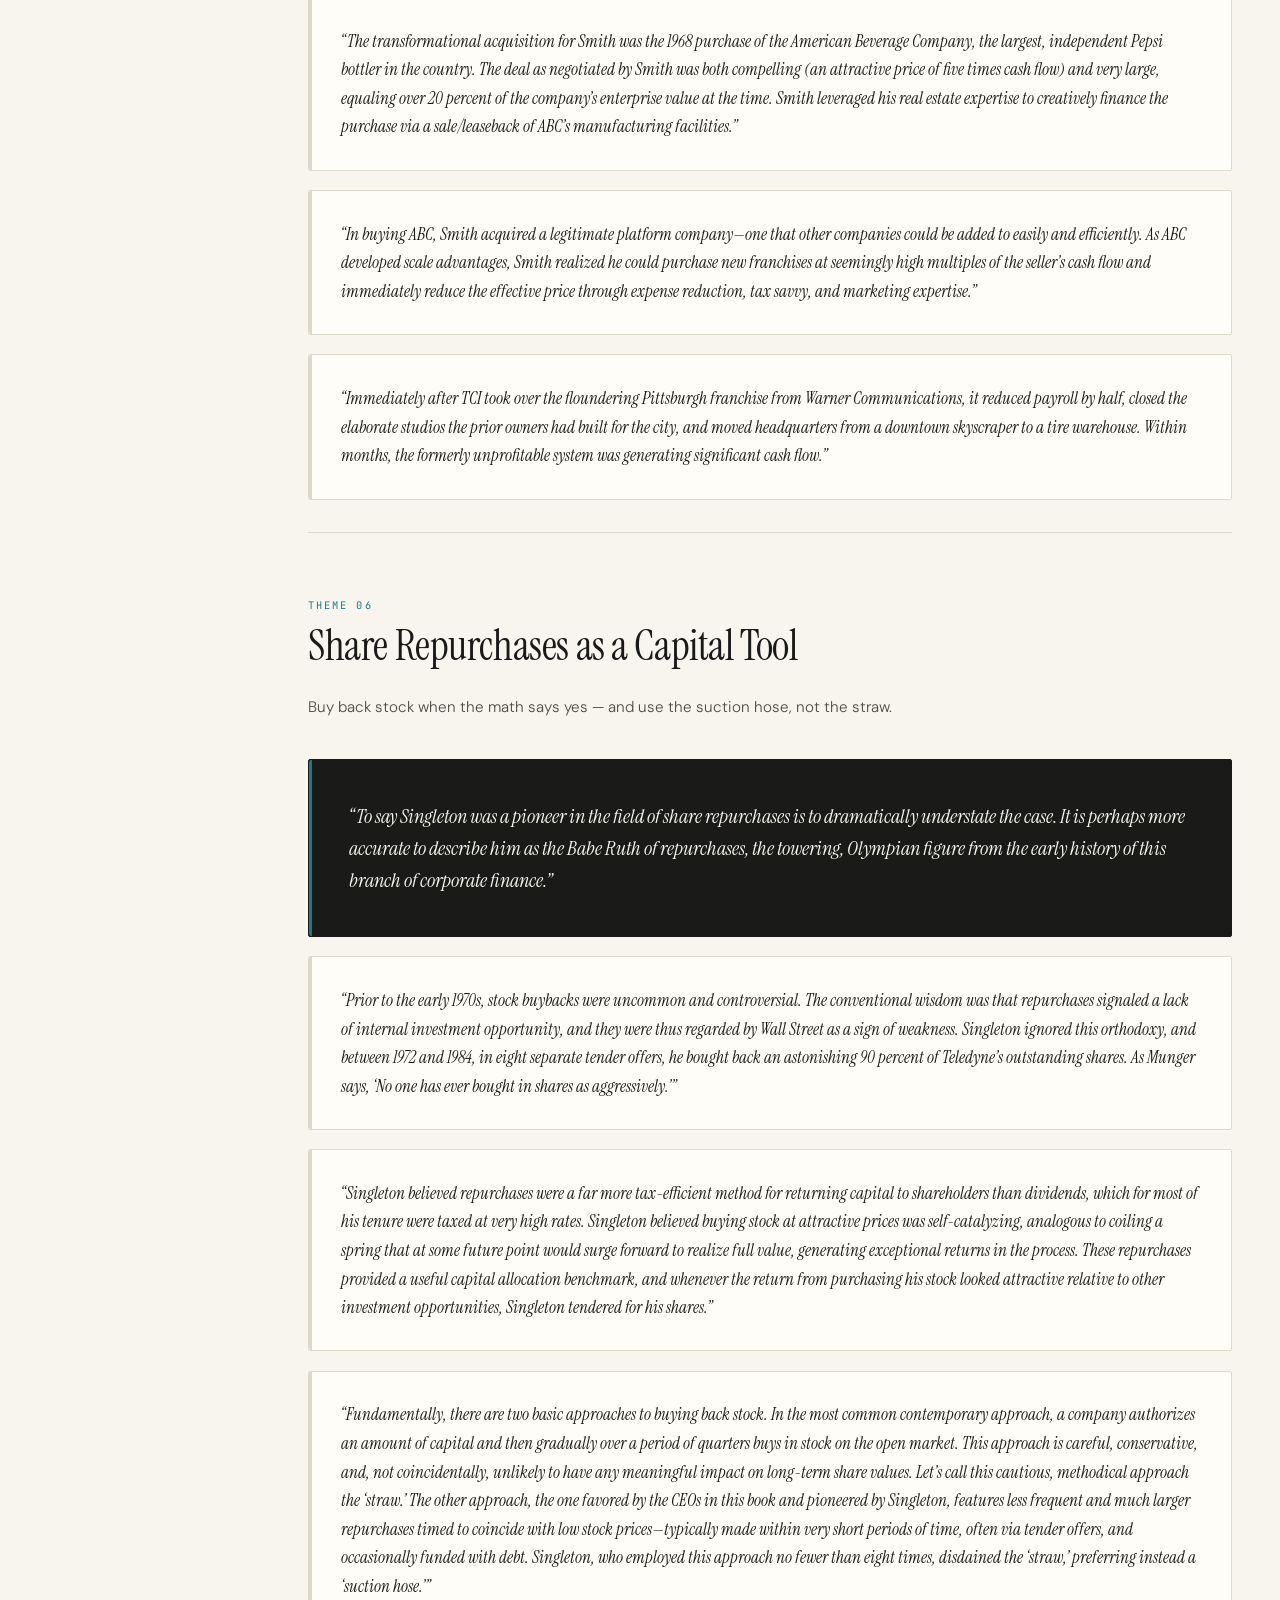
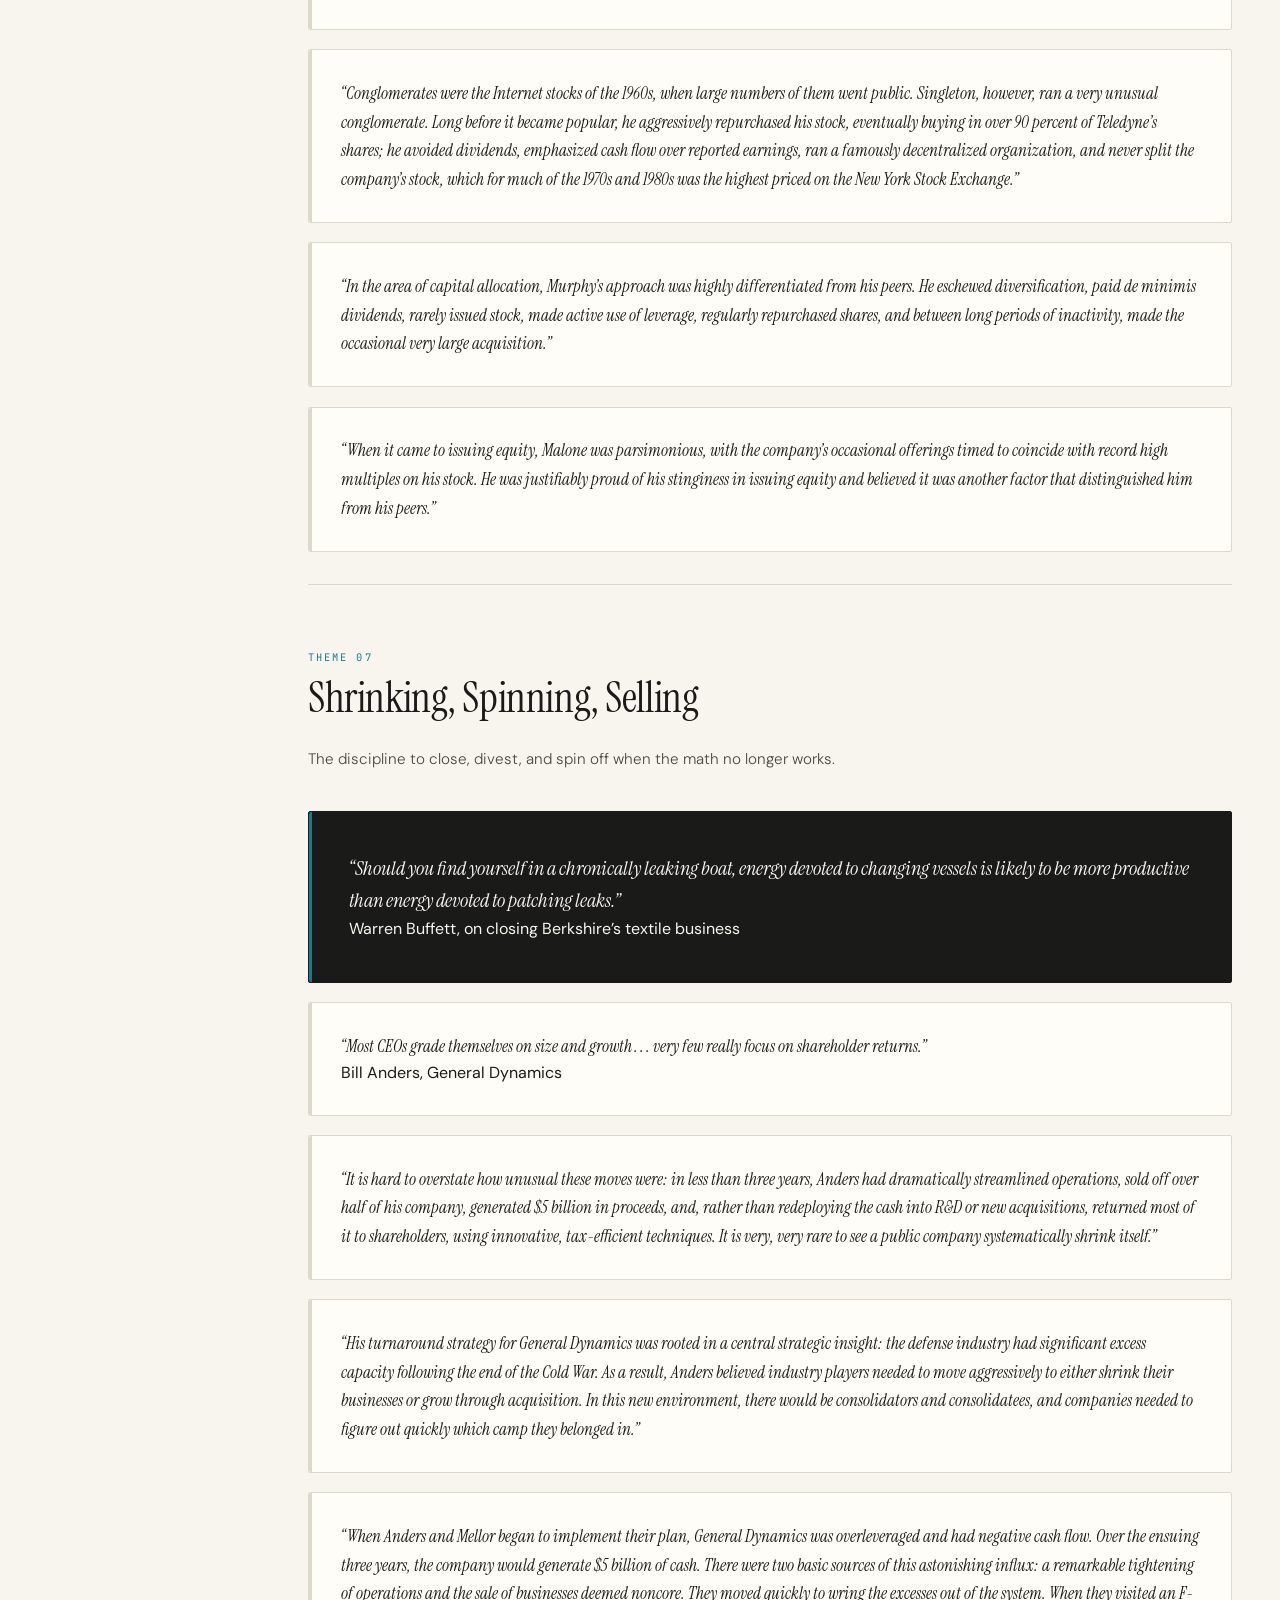
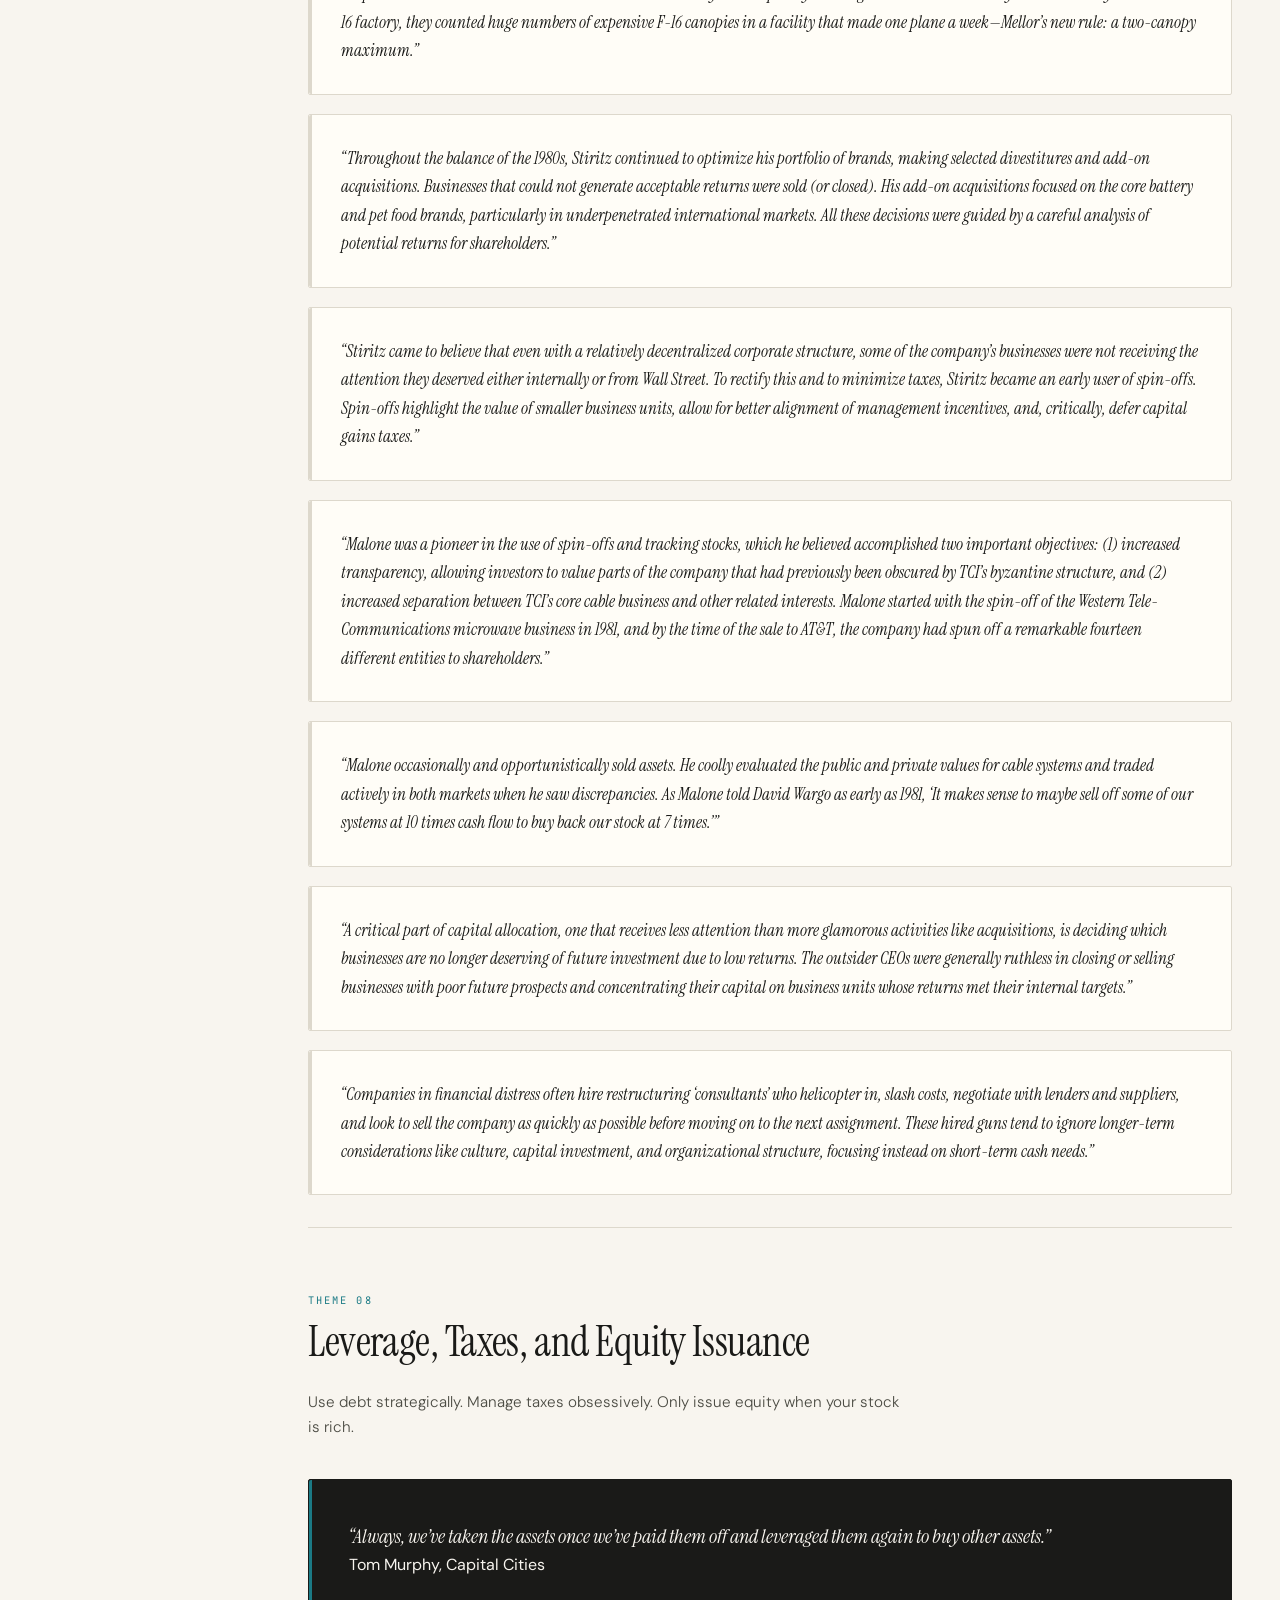
<file: the-outsiders/highlights.html>
<!DOCTYPE html>
<html lang="en">
<head>
<meta charset="UTF-8">
<meta name="viewport" content="width=device-width, initial-scale=1.0">
<link rel="icon" href="../favicon.svg" type="image/svg+xml">
<title>Book Highlights &mdash; The Outsiders</title>
<meta name="description" content="Curated highlights from The Outsiders by William Thorndike. Key quotes on capital allocation, decentralization, share repurchases, and the discipline of building per-share value.">
<meta property="og:title" content="Book Highlights &mdash; The Outsiders">
<meta property="og:description" content="Curated highlights from The Outsiders by William Thorndike. Key quotes on capital allocation, decentralization, share repurchases, and the discipline of building per-share value.">
<meta property="og:url" content="https://read.peterkang.com/the-outsiders/highlights.html">
<meta property="og:type" content="article">
<meta property="og:image" content="https://read.peterkang.com/the-outsiders/the-outsiders.jpg">
<meta name="twitter:card" content="summary">
<meta name="twitter:title" content="Book Highlights &mdash; The Outsiders">
<meta name="twitter:description" content="Curated highlights from The Outsiders by William Thorndike. Key quotes on capital allocation, decentralization, share repurchases, and the discipline of building per-share value.">
<meta name="twitter:image" content="https://read.peterkang.com/the-outsiders/the-outsiders.jpg">
<link rel="canonical" href="https://read.peterkang.com/the-outsiders/highlights.html">
<link rel="preconnect" href="https://fonts.googleapis.com">
<link rel="preconnect" href="https://fonts.gstatic.com" crossorigin>
<link href="https://fonts.googleapis.com/css2?family=Instrument+Serif:ital@0;1&family=DM+Sans:ital,opsz,wght@0,9..40,300;0,9..40,400;0,9..40,500;0,9..40,600;1,9..40,300;1,9..40,400&family=JetBrains+Mono:wght@400;500&display=swap" rel="stylesheet">
<link rel="stylesheet" href="styles.css">
<style>
  .hero { min-height: 50vh; }
  .hero h1 { max-width: 700px; }
</style>
<script type="application/ld+json">
[{
  "@context": "https://schema.org",
  "@type": "Article",
  "headline": "Book Highlights &mdash; The Outsiders",
  "url": "https://read.peterkang.com/the-outsiders/highlights.html",
  "description": "Curated highlights from The Outsiders by William Thorndike. Key quotes on capital allocation, decentralization, share repurchases, and the discipline of building per-share value.",
  "author": {
    "@type": "Person",
    "name": "Peter Kang",
    "url": "https://peterkang.com"
  },
  "about": {
    "@type": "Book",
    "name": "The Outsiders: Eight Unconventional CEOs and Their Radically Rational Blueprint for Success",
    "author": { "@type": "Person", "name": "William N. Thorndike" }
  },
  "isPartOf": {
    "@type": "WebSite",
    "name": "Reading Lessons",
    "url": "https://read.peterkang.com/"
  }
},
{
  "@context": "https://schema.org",
  "@type": "BreadcrumbList",
  "itemListElement": [
    { "@type": "ListItem", "position": 1, "name": "Reading Lessons", "item": "https://read.peterkang.com/" },
    { "@type": "ListItem", "position": 2, "name": "The Outsiders", "item": "https://read.peterkang.com/the-outsiders/" },
    { "@type": "ListItem", "position": 3, "name": "Book Highlights" }
  ]
}]
</script>
</head>
<body>

<nav class="site-nav" id="siteNav">
  <div class="site-nav-inner">
    <div class="site-nav-left">
      <a href="../" class="site-nav-up">Library</a>
      <span class="site-nav-sep">/</span>
      <a href="index.html" class="site-nav-brand">The Outsiders</a>
    </div>
    <div class="site-nav-links">
      <a href="index.html">Overview</a>
      <a href="highlights.html" class="active">Highlights</a>
      <a href="agency-lessons.html">Agencies</a>
    </div>
  </div>
</nav>

<!-- HERO -->
<section class="hero">
  <div class="hero-eyebrow">Reading Lessons</div>
  <img src="the-outsiders.jpg" alt="The Outsiders cover" class="hero-cover">
  <div class="hero-accent-line"></div>
  <h1>Book Highlights</h1>
  <p class="hero-sub">84 highlights from The Outsiders, organized by theme. Quotes from all eight CEOs and the principles that connect them.</p>
  <div class="hero-prepared"><a href="https://peterkang.com" target="_blank">Prepared by Peter Kang</a></div>
</section>

<!-- BODY -->
<div class="page-body">

  <!-- SIDEBAR -->
  <aside class="sidebar" id="sidebar">
    <div class="sidebar-label">Themes</div>
    <ul class="nav-list">
      <li class="nav-item"><a href="#mindset"><span class="nav-num">01</span> The Outsider Mindset</a></li>
      <li class="nav-item"><a href="#capital"><span class="nav-num">02</span> Capital Allocation</a></li>
      <li class="nav-item"><a href="#cashflow"><span class="nav-num">03</span> Cash Flow Over Earnings</a></li>
      <li class="nav-item"><a href="#decentralize"><span class="nav-num">04</span> Decentralization &amp; Lean HQ</a></li>
      <li class="nav-item"><a href="#mna"><span class="nav-num">05</span> M&amp;A Discipline</a></li>
      <li class="nav-item"><a href="#buybacks"><span class="nav-num">06</span> Share Repurchases</a></li>
      <li class="nav-item"><a href="#shrink"><span class="nav-num">07</span> Shrink, Spin, Sell</a></li>
      <li class="nav-item"><a href="#leverage"><span class="nav-num">08</span> Leverage &amp; Taxes</a></li>
      <li class="nav-item"><a href="#process"><span class="nav-num">09</span> Decision Process</a></li>
      <li class="nav-item"><a href="#measuring"><span class="nav-num">10</span> Measuring Greatness</a></li>
      <div class="nav-divider"></div>
      <li class="nav-item"><a href="#takeaways"><span class="nav-num">&bull;</span> Key Takeaways</a></li>
    </ul>
  </aside>

  <!-- MAIN -->
  <main class="main-content">

    <!-- INTRO -->
    <div class="intro-section">
      <div class="intro-header">
        <div class="section-number">The Outsiders</div>
        <h2 class="section-title">84 highlights across 10 themes</h2>
      </div>
      <p class="intro-lead">Thorndike profiles eight CEOs who delivered extraordinary shareholder returns over twenty-plus year tenures. They shared an operating system: <strong>capital allocation as the CEO&rsquo;s primary job</strong>, <strong>cash flow over reported earnings</strong>, and <strong>decentralization at the operating level</strong>. These are the passages that stood out.</p>

      <div class="intro-pillars">
        <div class="intro-pillar">
          <div class="intro-pillar-num">Mindset</div>
          <div class="intro-pillar-title">Per-share value, not size</div>
          <div class="intro-pillar-desc">Most CEOs grade themselves on growth. Outsiders grade themselves on the compound annual return per share over very long tenures.</div>
        </div>
        <div class="intro-pillar">
          <div class="intro-pillar-num">Method</div>
          <div class="intro-pillar-title">Five tools, one math</div>
          <div class="intro-pillar-desc">Invest, acquire, dividend, pay debt, repurchase stock. The CEO does the math personally and only goes forward when returns clear the hurdle.</div>
        </div>
        <div class="intro-pillar">
          <div class="intro-pillar-num">Posture</div>
          <div class="intro-pillar-title">Independent, frugal, patient</div>
          <div class="intro-pillar-desc">No earnings guidance. No Wall Street conferences. No lavish HQ. Wait years for the right deal, then bet 25%+ of the company.</div>
        </div>
      </div>
    </div>

    <!-- ═══ THEME 01: MINDSET ═══ -->
    <div class="theme-section" id="mindset">
      <div class="section-header">
        <div class="section-number">Theme 01</div>
        <h2 class="section-title">The Outsider Mindset</h2>
        <p class="section-subtitle">Independent thinking, contrarianism, and the willingness to ignore peer consensus.</p>
      </div>

      <div class="quotes-container">
        <div class="quote-card featured fade-up">
          <div class="quote-text">&ldquo;It is impossible to produce superior performance unless you do something different.&rdquo;</div>
        </div>
        <div class="quote-card fade-up">
          <div class="quote-text">&ldquo;They seemed to operate in a parallel universe, one defined by devotion to a shared set of principles, a worldview, which gave them citizenship in a tiny intellectual village. Call it Singletonville, a very select group of men and women who understood, among other things, that: Capital allocation is a CEO&rsquo;s most important job. What counts in the long run is the increase in per share value, not overall growth or size. Cash flow, not reported earnings, is what determines longterm value. Decentralized organizations release entrepreneurial energy and keep both costs and &lsquo;rancor&rsquo; down. Independent thinking is essential to long-term success, and interactions with outside advisers (Wall Street, the press, etc.) can be distracting and time-consuming. Sometimes the best investment opportunity is your own stock. With acquisitions, patience is a virtue . . . as is occasional boldness.&rdquo;</div>
        </div>
        <div class="quote-card fade-up">
          <div class="quote-text">&ldquo;Each ran a highly decentralized organization; made at least one very large acquisition; developed unusual, cash flow&ndash;based metrics; and bought back a significant amount of stock. None paid meaningful dividends or provided Wall Street guidance. All received the same combination of derision, wonder, and skepticism from their peers and the business press. All also enjoyed eye-popping, credulity-straining performance over very long tenures (twenty-plus years on average).&rdquo;</div>
        </div>
        <div class="quote-card fade-up">
          <div class="quote-text">&ldquo;Interestingly, their iconoclasm was reinforced in many cases by geography. For the most part, their operations were located in cities like Denver, Omaha, Los Angeles, Alexandria, Washington, and St. Louis, removed from the financial epicenter of the Boston/New York corridor. This distance helped insulate them from the din of Wall Street conventional wisdom.&rdquo;</div>
        </div>
        <div class="quote-card fade-up">
          <div class="quote-text">&ldquo;Isaiah Berlin, in a famous essay about Leo Tolstoy, introduced the instructive contrast between the &lsquo;fox,&rsquo; who knows many things, and the &lsquo;hedgehog,&rsquo; who knows one thing but knows it very well. Most CEOs are hedgehogs&mdash;they grow up in an industry and by the time they are tapped for the top role, have come to know it thoroughly. Foxes, however, also have many attractive qualities, including an ability to make connections across fields and to innovate, and the CEOs in this book were definite foxes.&rdquo;</div>
        </div>
        <div class="quote-card fade-up">
          <div class="quote-text">&ldquo;This single decision underscores a key point across the CEOs in this book: as a group, they were, at their core, rational and pragmatic, agnostic and clear-eyed. They did not have ideology. When offered the right price, Anders might not have sold his mother, but he didn&rsquo;t hesitate to sell his favorite business unit.&rdquo;</div>
        </div>
        <div class="quote-card fade-up">
          <div class="quote-text">&ldquo;The outsider CEOs were also distinctly unpromotional and spent considerably less time on investor relations than their peers. They did not offer earnings guidance or participate in Wall Street conferences. As a group, they were not extroverted or overly charismatic. In this regard, they had the quality of humility that Jim Collins emphasized in his excellent Good to Great. They did not seek (or usually attract) the spotlight. Their returns, however, more than compensated for this introversion.&rdquo;</div>
        </div>
        <div class="quote-card fade-up">
          <div class="quote-text">&ldquo;These executives were capital surgeons, consistently directing available capital toward the most efficient, highest-returning projects. Over long periods of time, this discipline had an enormous impact on shareholder value through the steady accretion of value-enhancing decisions and (equally important) the avoidance of value-destroying ones. This unorthodox mind-set, in itself, proved to be a substantial and sustainable competitive advantage.&rdquo;</div>
        </div>
      </div>
    </div>

    <!-- ═══ THEME 02: CAPITAL ALLOCATION ═══ -->
    <div class="theme-section" id="capital">
      <div class="section-header">
        <div class="section-number">Theme 02</div>
        <h2 class="section-title">Capital Allocation: The CEO&rsquo;s Primary Job</h2>
        <p class="section-subtitle">Two jobs only: run operations efficiently, and deploy the cash they generate.</p>
      </div>

      <div class="quotes-container">
        <div class="quote-card featured fade-up">
          <div class="quote-text">&ldquo;CEOs need to do two things well to be successful: run their operations efficiently and deploy the cash generated by those operations.&rdquo;</div>
        </div>
        <div class="quote-card fade-up">
          <div class="quote-text">&ldquo;One of the most important decisions any CEO makes is how he spends his time&mdash;specifically, how much time he spends in three essential areas: management of operations, capital allocation, and investor relations.&rdquo;</div>
        </div>
        <div class="quote-card fade-up">
          <div class="quote-text">&ldquo;Basically, CEOs have five essential choices for deploying capital&mdash;investing in existing operations, acquiring other businesses, issuing dividends, paying down debt, or repurchasing stock&mdash;and three alternatives for raising it&mdash;tapping internal cash flow, issuing debt, or raising equity. Think of these options collectively as a tool kit. Over the long term, returns for shareholders will be determined largely by the decisions a CEO makes in choosing which tools to use (and which to avoid) among these various options.&rdquo;</div>
        </div>
        <div class="quote-card fade-up">
          <div class="quote-text">&ldquo;Essentially, capital allocation is investment, and as a result all CEOs are both capital allocators and investors. In fact, this role just might be the most important responsibility any CEO has, and yet despite its importance, there are no courses on capital allocation at the top business schools.&rdquo;</div>
        </div>
        <div class="quote-card fade-up">
          <div class="quote-text">&ldquo;The heads of many companies are not skilled in capital allocation. Their inadequacy is not surprising. Most bosses rise to the top because they have excelled in an area such as marketing, production, engineering, administration, or sometimes, institutional politics. Once they become CEOs, they now must make capital allocation decisions, a critical job that they may have never tackled and that is not easily mastered. To stretch the point, it&rsquo;s as if the final step for a highly talented musician was not to perform at Carnegie Hall, but instead, to be named Chairman of the Federal Reserve.&rdquo;</div>
          <div class="quote-source">Warren Buffett, quoted in The Outsiders</div>
        </div>
        <div class="quote-card fade-up">
          <div class="quote-text">&ldquo;1. The allocation process should be CEO led, not delegated to finance or business development personnel. 2. Start by determining the hurdle rate&mdash;the minimum acceptable return for investment projects. 3. Calculate returns for all internal and external investment alternatives, and rank them by return and risk. Use conservative assumptions. 4. Calculate the return for stock repurchases. Require that acquisition returns meaningfully exceed this benchmark. 5. Focus on after-tax returns, and run all transactions by tax counsel. 6. Determine acceptable, conservative cash and debt levels, and run the company to stay within them. 7. Consider a decentralized organizational model. 8. Retain capital in the business only if you have confidence you can generate returns over time that are above your hurdle rate. 9. If you do not have potential high-return investment projects, consider paying a dividend. 10. When prices are extremely high, it&rsquo;s OK to consider selling businesses or stock.&rdquo;</div>
        </div>
        <div class="quote-card fade-up">
          <div class="quote-text">&ldquo;Be very wary of the adjective strategic&mdash;it is often corporate code for low returns.&rdquo;</div>
        </div>
        <div class="quote-card fade-up">
          <div class="quote-text">&ldquo;The outsider CEOs always started by asking what the return was. Every investment project generates a return, and the math is really just fifth-grade arithmetic, but these CEOs did it consistently, used conservative assumptions, and only went forward with projects that offered compelling returns. They focused on the key assumptions, did not believe in overly detailed spreadsheets, and performed the analysis themselves, not relying on subordinates or advisers. The outsider CEOs believed that the value of financial projections was determined by the quality of the assumptions, not by the number of pages in the presentation.&rdquo;</div>
        </div>
        <div class="quote-card fade-up">
          <div class="quote-text">&ldquo;These CEOs shared an intense focus on maximizing value per share. To do this, they didn&rsquo;t simply focus on the numerator, total company value, which can be grown by any number of means, including overpaying for acquisitions or funding internal capital projects that don&rsquo;t make economic sense. They also focused intently on managing the denominator through the careful financing of investment projects and opportunistic share repurchases.&rdquo;</div>
        </div>
        <div class="quote-card fade-up">
          <div class="quote-text">&ldquo;Buffett&rsquo;s exceptional results derived from an idiosyncratic approach in three critical and interrelated areas: capital generation, capital allocation, and management of operations.&rdquo;</div>
        </div>
      </div>
    </div>

    <!-- ═══ THEME 03: CASH FLOW ═══ -->
    <div class="theme-section" id="cashflow">
      <div class="section-header">
        <div class="section-number">Theme 03</div>
        <h2 class="section-title">Cash Flow Over Reported Earnings</h2>
        <p class="section-subtitle">Reported earnings are an accounting construct. Cash is what compounds.</p>
      </div>

      <div class="quotes-container">
        <div class="quote-card featured fade-up">
          <div class="quote-text">&ldquo;If anyone wants to follow Teledyne, they should get used to the fact that our quarterly earnings will jiggle. Our accounting is set to maximize cash flow, not reported earnings.&rdquo;</div>
          <div class="quote-source">Henry Singleton, Teledyne</div>
        </div>
        <div class="quote-card fade-up">
          <div class="quote-text">&ldquo;In another departure from conventional wisdom, Singleton eschewed reported earnings, the key metric on Wall Street at the time, running his company instead to optimize free cash flow. He and his CFO, Jerry Jerome, devised a unique metric that they termed the Teledyne return, which by averaging cash flow and net income for each business unit, emphasized cash generation and became the basis for bonus compensation for all business unit general managers.&rdquo;</div>
        </div>
        <div class="quote-card fade-up">
          <div class="quote-text">&ldquo;Related to this central idea was Malone&rsquo;s realization that maximizing earnings per share (EPS), the holy grail for most public companies at that time, was inconsistent with the pursuit of scale in the nascent cable television industry. To Malone, higher net income meant higher taxes, and he believed that the best strategy for a cable company was to use all available tools to minimize reported earnings and taxes, and fund internal growth and acquisitions with pretax cash flow.&rdquo;</div>
        </div>
        <div class="quote-card fade-up">
          <div class="quote-text">&ldquo;In lieu of EPS, Malone emphasized cash flow to lenders and investors, and in the process, invented a new vocabulary, one that today&rsquo;s managers and investors take for granted. Terms and concepts such as EBITDA were first introduced into the business lexicon by Malone. EBITDA in particular was a radically new concept, going further up the income statement than anyone had gone before to arrive at a pure definition of the cash-generating ability of a business before interest payments, taxes, and depreciation or amortization charges.&rdquo;</div>
        </div>
        <div class="quote-card fade-up">
          <div class="quote-text">&ldquo;Cash return on capital became the key metric within the company and was always on our minds. This was a first for the entire industry, which had historically had a myopic focus on revenue growth and new product development.&rdquo;</div>
          <div class="quote-source">Ray Lewis, on General Dynamics under Anders</div>
        </div>
      </div>
    </div>

    <!-- ═══ THEME 04: DECENTRALIZATION ═══ -->
    <div class="theme-section" id="decentralize">
      <div class="section-header">
        <div class="section-number">Theme 04</div>
        <h2 class="section-title">Decentralization &amp; Lean HQ</h2>
        <p class="section-subtitle">Small headquarters. Authority pushed down. Frugality as culture.</p>
      </div>

      <div class="quotes-container">
        <div class="quote-card featured fade-up">
          <div class="quote-text">&ldquo;We don&rsquo;t believe in staff. Staff are people who second-guess people.&rdquo;</div>
          <div class="quote-source">John Malone, TCI</div>
        </div>
        <div class="quote-card fade-up">
          <div class="quote-text">&ldquo;Decentralization is the cornerstone of our philosophy. Our goal is to hire the best people we can and give them the responsibility and authority they need to perform their jobs. All decisions are made at the local level. We expect our managers to be forever cost conscious and to recognize and exploit sales potential.&rdquo;</div>
        </div>
        <div class="quote-card fade-up">
          <div class="quote-text">&ldquo;The system in place corrupts you with so much autonomy and authority that you can&rsquo;t imagine leaving.&rdquo;</div>
        </div>
        <div class="quote-card fade-up">
          <div class="quote-text">&ldquo;Singleton believed in an extreme form of organizational decentralization with a wafer-thin corporate staff at headquarters and operational responsibility and authority concentrated in the general managers of the business units. This was very different from the approach of his peers, who typically had elaborate headquarters staffs replete with vice presidents and MBAs.&rdquo;</div>
        </div>
        <div class="quote-card fade-up">
          <div class="quote-text">&ldquo;There is a fundamental humility to decentralization, an admission that headquarters does not have all the answers and that much of the real value is created by local managers in the field.&rdquo;</div>
        </div>
        <div class="quote-card fade-up">
          <div class="quote-text">&ldquo;Singleton and Roberts eschewed the then trendy concepts of &lsquo;integration&rsquo; and &lsquo;synergy&rsquo; and instead emphasized extreme decentralization, breaking the company into its smallest component parts and driving accountability and managerial responsibility as far down into the organization as possible. At headquarters, there were fewer than fifty people in a company with over forty thousand total employees and no human resource, investor relations, or business development departments.&rdquo;</div>
        </div>
        <div class="quote-card fade-up">
          <div class="quote-text">&ldquo;TCI&rsquo;s operations were remarkably decentralized, and as late as 1995, when Sparkman retired, the company had only seventeen employees at corporate in a company with 12 million subscribers. The company did not have human resource executives and didn&rsquo;t hire a PR person until the late 1980s. TCI&rsquo;s culture was described by Dennis Leibowitz as a group of frugal, action-oriented &lsquo;cowboys&rsquo; who defined themselves in counterpoint to the more conservative and bureaucratic Easterners who ran the other large cable companies.&rdquo;</div>
        </div>
        <div class="quote-card fade-up">
          <div class="quote-text">&ldquo;By the end of Chabraja&rsquo;s tenure, the company would have more employees than when Anders arrived but only a quarter as many people at corporate headquarters. There would be only two people between the CEO and the head of any profit center, whereas before there had been four. Operating managers were held responsible&mdash;in Chabraja&rsquo;s words, &lsquo;severely accountable&rsquo;&mdash;for hitting their budgets and were left alone if they did so.&rdquo;</div>
        </div>
        <div class="quote-card fade-up">
          <div class="quote-text">&ldquo;Murphy and Burke realized early on that while you couldn&rsquo;t control your revenues at a TV station, you could control your costs. They believed that the best defense against the revenue lumpiness inherent in advertising-supported businesses was a constant vigilance on costs, which became deeply embedded in the company&rsquo;s culture. Murphy even scrutinized the company&rsquo;s expenditures on paint. Shortly after Murphy arrived in Albany, Smith asked him to paint the dilapidated former convent that housed the studio to project a more professional image to advertisers. Murphy&rsquo;s immediate response was to paint the two sides facing the road leaving the other sides untouched.&rdquo;</div>
        </div>
        <div class="quote-card fade-up">
          <div class="quote-text">&ldquo;The Edifice Complex. There is an apparent inverse correlation between the construction of elaborate new headquarters buildings and investor returns. Over the last ten years, three media companies&mdash;The New York Times Company, IAC, and Time Warner&mdash;have all constructed elaborate, Taj Mahal&ndash;like headquarters towers in midtown Manhattan at great expense. Over that period, none of these companies has made significant share repurchases or had market-beating returns. In contrast, not one of the outsider CEOs built lavish headquarters.&rdquo;</div>
        </div>
        <div class="quote-card fade-up">
          <div class="quote-text">&ldquo;To Murphy, as a capital allocator, the company&rsquo;s extreme decentralization had important benefits: it allowed the company to operate more profitably than its peers (Capital Cities had the highest margins in each of its business lines), which in turn gave the company an advantage in acquisitions by allowing Murphy to buy properties and know that under Burke, they would quickly be made more profitable, lowering the effective price paid. In other words, the company&rsquo;s operating and integration expertise occasionally gave Murphy that scarcest of business commodities: conviction.&rdquo;</div>
        </div>
        <div class="quote-card fade-up">
          <div class="quote-text">&ldquo;The company did not simply cut its way to high margins, however. It also emphasized investing in its businesses for longterm growth. Capital Cities stations always invested heavily in news talent and technology, and remarkably, virtually every one of its stations led in its local market. As Phil Beuth, an early employee, told me, &lsquo;The company was careful, not just cheap.&rsquo;&rdquo;</div>
        </div>
      </div>
    </div>

    <!-- ═══ THEME 05: M&A DISCIPLINE ═══ -->
    <div class="theme-section" id="mna">
      <div class="section-header">
        <div class="section-number">Theme 05</div>
        <h2 class="section-title">M&amp;A Discipline: Patience + Boldness</h2>
        <p class="section-subtitle">Wait years for the right deal. Then bet big when the math is right.</p>
      </div>

      <div class="quotes-container">
        <div class="quote-card featured fade-up">
          <div class="quote-text">&ldquo;I get paid not just to make deals, but to make good deals.&rdquo;</div>
          <div class="quote-source">Tom Murphy, Capital Cities</div>
        </div>
        <div class="quote-card fade-up">
          <div class="quote-text">&ldquo;Murphy was willing to wait a long time for an attractive acquisition. When he saw something that he liked, however, Murphy was prepared to make a very large bet, and much of the value created during his nearly thirty-year tenure as CEO was the result of a handful of large acquisition decisions, each of which produced excellent long-terms returns. These acquisitions each represented 25 percent or more of the company&rsquo;s market capitalization at the time they were made.&rdquo;</div>
        </div>
        <div class="quote-card fade-up">
          <div class="quote-text">&ldquo;Murphy was a highly disciplined buyer who had strict return requirements and did not stretch for acquisitions&mdash;once missing a very large newspaper transaction involving three Texas properties over a $5 million difference in price. Like others in this book, he relied on simple but powerful rules in evaluating transactions. For Murphy, that benchmark was a double-digit after-tax return over ten years without leverage. As a result of this pricing discipline, he never prevailed in an auction, although he participated in many. Murphy told me that his auction bids consistently ended up at only 60 to 70 percent of the eventual transaction price.&rdquo;</div>
        </div>
        <div class="quote-card fade-up">
          <div class="quote-text">&ldquo;Murphy had an unusual negotiating style. He believed in &lsquo;leaving something on the table&rsquo; for the seller and said that in the best transactions, everyone came away happy. He would often ask the seller what they thought their property was worth, and if he thought their offer was fair he&rsquo;d take it. If he thought their proposal was high, he would counter with his best price, and if the seller rejected his offer, Murphy would walk away. He believed this straightforward approach saved time and avoided unnecessary acrimony.&rdquo;</div>
        </div>
        <div class="quote-card fade-up">
          <div class="quote-text">&ldquo;The business of business is a lot of little decisions every day mixed up with a few big decisions.&rdquo;</div>
          <div class="quote-source">Tom Murphy</div>
        </div>
        <div class="quote-card fade-up">
          <div class="quote-text">&ldquo;Capital Cities under Murphy was an extremely successful example of what we would now call a roll-up. In a typical roll-up, a company acquires a series of businesses, attempts to improve operations, and then keeps acquiring, benefiting over time from scale advantages and best management practices. This concept came into vogue in the mid- to late 1990s and flamed out in the early 2000s as many of the leading companies collapsed under the burden of too much debt. These companies typically failed because they acquired too rapidly and underestimated the difficulty and importance of integrating acquisitions and improving operations. Murphy&rsquo;s approach to the roll-up was different. He moved slowly, developed real operational expertise, and focused on a small number of large acquisitions that he knew to be high-probability bets.&rdquo;</div>
        </div>
        <div class="quote-card fade-up">
          <div class="quote-text">&ldquo;Singleton&rsquo;s approach to acquisitions differed from that of other conglomerateurs. He did not buy indiscriminately, avoiding turnaround situations, and focusing instead on profitable, growing companies with leading market positions, often in niche markets. As Jack Hamilton, who ran Teledyne&rsquo;s specialty metals division, summarized his business: &lsquo;We specialized in high-margin products that were sold by the ounce, not the ton.&rsquo; Singleton was a very disciplined buyer, never paying more than twelve times earnings.&rdquo;</div>
        </div>
        <div class="quote-card fade-up">
          <div class="quote-text">&ldquo;The hurdle we always used for investment decisions was the share repurchase return. If an acquisition, with some certainty, could beat that return, it was worth doing.&rdquo;</div>
          <div class="quote-source">Pat Mulcahy, on Bill Stiritz</div>
        </div>
        <div class="quote-card fade-up">
          <div class="quote-text">&ldquo;In his approach to acquisitions, Stiritz always sought an edge and focused on buying businesses that he believed could be improved by Ralston&rsquo;s marketing expertise and distribution clout. He preferred companies that had been undermanaged by prior owners; and, not coincidentally, his two largest acquisitions, Continental Baking and Energizer, were both small, neglected divisions within giant conglomerates. The long-term returns from these two purchases were excellent, with Energizer generating a 21 percent compound return over fourteen years.&rdquo;</div>
        </div>
        <div class="quote-card fade-up">
          <div class="quote-text">&ldquo;When the opportunity to buy Energizer came up, a small group of us met at 1:00 PM and got the seller&rsquo;s books. We performed a back of the envelope LBO model, met again at 4:00 PM and decided to bid $1.4 billion. Simple as that. We knew what we needed to focus on. No massive studies and no bankers.&rdquo;</div>
          <div class="quote-source">Pat Mulcahy on the Stiritz approach</div>
        </div>
        <div class="quote-card fade-up">
          <div class="quote-text">&ldquo;Acquisitions needed to earn a minimum 11 percent cash return without leverage over a ten-year holding period. Very few deals passed through this screen. The company&rsquo;s whole acquisition ethos was to wait for just the right deal.&rdquo;</div>
          <div class="quote-source">Tom Might, on Katharine Graham</div>
        </div>
        <div class="quote-card fade-up">
          <div class="quote-text">&ldquo;The transformational acquisition for Smith was the 1968 purchase of the American Beverage Company, the largest, independent Pepsi bottler in the country. The deal as negotiated by Smith was both compelling (an attractive price of five times cash flow) and very large, equaling over 20 percent of the company&rsquo;s enterprise value at the time. Smith leveraged his real estate expertise to creatively finance the purchase via a sale/leaseback of ABC&rsquo;s manufacturing facilities.&rdquo;</div>
        </div>
        <div class="quote-card fade-up">
          <div class="quote-text">&ldquo;In buying ABC, Smith acquired a legitimate platform company&mdash;one that other companies could be added to easily and efficiently. As ABC developed scale advantages, Smith realized he could purchase new franchises at seemingly high multiples of the seller&rsquo;s cash flow and immediately reduce the effective price through expense reduction, tax savvy, and marketing expertise.&rdquo;</div>
        </div>
        <div class="quote-card fade-up">
          <div class="quote-text">&ldquo;Immediately after TCI took over the floundering Pittsburgh franchise from Warner Communications, it reduced payroll by half, closed the elaborate studios the prior owners had built for the city, and moved headquarters from a downtown skyscraper to a tire warehouse. Within months, the formerly unprofitable system was generating significant cash flow.&rdquo;</div>
        </div>
      </div>
    </div>

    <!-- ═══ THEME 06: BUYBACKS ═══ -->
    <div class="theme-section" id="buybacks">
      <div class="section-header">
        <div class="section-number">Theme 06</div>
        <h2 class="section-title">Share Repurchases as a Capital Tool</h2>
        <p class="section-subtitle">Buy back stock when the math says yes &mdash; and use the suction hose, not the straw.</p>
      </div>

      <div class="quotes-container">
        <div class="quote-card featured fade-up">
          <div class="quote-text">&ldquo;To say Singleton was a pioneer in the field of share repurchases is to dramatically understate the case. It is perhaps more accurate to describe him as the Babe Ruth of repurchases, the towering, Olympian figure from the early history of this branch of corporate finance.&rdquo;</div>
        </div>
        <div class="quote-card fade-up">
          <div class="quote-text">&ldquo;Prior to the early 1970s, stock buybacks were uncommon and controversial. The conventional wisdom was that repurchases signaled a lack of internal investment opportunity, and they were thus regarded by Wall Street as a sign of weakness. Singleton ignored this orthodoxy, and between 1972 and 1984, in eight separate tender offers, he bought back an astonishing 90 percent of Teledyne&rsquo;s outstanding shares. As Munger says, &lsquo;No one has ever bought in shares as aggressively.&rsquo;&rdquo;</div>
        </div>
        <div class="quote-card fade-up">
          <div class="quote-text">&ldquo;Singleton believed repurchases were a far more tax-efficient method for returning capital to shareholders than dividends, which for most of his tenure were taxed at very high rates. Singleton believed buying stock at attractive prices was self-catalyzing, analogous to coiling a spring that at some future point would surge forward to realize full value, generating exceptional returns in the process. These repurchases provided a useful capital allocation benchmark, and whenever the return from purchasing his stock looked attractive relative to other investment opportunities, Singleton tendered for his shares.&rdquo;</div>
        </div>
        <div class="quote-card fade-up">
          <div class="quote-text">&ldquo;Fundamentally, there are two basic approaches to buying back stock. In the most common contemporary approach, a company authorizes an amount of capital and then gradually over a period of quarters buys in stock on the open market. This approach is careful, conservative, and, not coincidentally, unlikely to have any meaningful impact on long-term share values. Let&rsquo;s call this cautious, methodical approach the &lsquo;straw.&rsquo; The other approach, the one favored by the CEOs in this book and pioneered by Singleton, features less frequent and much larger repurchases timed to coincide with low stock prices&mdash;typically made within very short periods of time, often via tender offers, and occasionally funded with debt. Singleton, who employed this approach no fewer than eight times, disdained the &lsquo;straw,&rsquo; preferring instead a &lsquo;suction hose.&rsquo;&rdquo;</div>
        </div>
        <div class="quote-card fade-up">
          <div class="quote-text">&ldquo;Conglomerates were the Internet stocks of the 1960s, when large numbers of them went public. Singleton, however, ran a very unusual conglomerate. Long before it became popular, he aggressively repurchased his stock, eventually buying in over 90 percent of Teledyne&rsquo;s shares; he avoided dividends, emphasized cash flow over reported earnings, ran a famously decentralized organization, and never split the company&rsquo;s stock, which for much of the 1970s and 1980s was the highest priced on the New York Stock Exchange.&rdquo;</div>
        </div>
        <div class="quote-card fade-up">
          <div class="quote-text">&ldquo;In the area of capital allocation, Murphy&rsquo;s approach was highly differentiated from his peers. He eschewed diversification, paid de minimis dividends, rarely issued stock, made active use of leverage, regularly repurchased shares, and between long periods of inactivity, made the occasional very large acquisition.&rdquo;</div>
        </div>
        <div class="quote-card fade-up">
          <div class="quote-text">&ldquo;When it came to issuing equity, Malone was parsimonious, with the company&rsquo;s occasional offerings timed to coincide with record high multiples on his stock. He was justifiably proud of his stinginess in issuing equity and believed it was another factor that distinguished him from his peers.&rdquo;</div>
        </div>
      </div>
    </div>

    <!-- ═══ THEME 07: SHRINK SPIN SELL ═══ -->
    <div class="theme-section" id="shrink">
      <div class="section-header">
        <div class="section-number">Theme 07</div>
        <h2 class="section-title">Shrinking, Spinning, Selling</h2>
        <p class="section-subtitle">The discipline to close, divest, and spin off when the math no longer works.</p>
      </div>

      <div class="quotes-container">
        <div class="quote-card featured fade-up">
          <div class="quote-text">&ldquo;Should you find yourself in a chronically leaking boat, energy devoted to changing vessels is likely to be more productive than energy devoted to patching leaks.&rdquo;</div>
          <div class="quote-source">Warren Buffett, on closing Berkshire&rsquo;s textile business</div>
        </div>
        <div class="quote-card fade-up">
          <div class="quote-text">&ldquo;Most CEOs grade themselves on size and growth . . . very few really focus on shareholder returns.&rdquo;</div>
          <div class="quote-source">Bill Anders, General Dynamics</div>
        </div>
        <div class="quote-card fade-up">
          <div class="quote-text">&ldquo;It is hard to overstate how unusual these moves were: in less than three years, Anders had dramatically streamlined operations, sold off over half of his company, generated $5 billion in proceeds, and, rather than redeploying the cash into R&amp;D or new acquisitions, returned most of it to shareholders, using innovative, tax-efficient techniques. It is very, very rare to see a public company systematically shrink itself.&rdquo;</div>
        </div>
        <div class="quote-card fade-up">
          <div class="quote-text">&ldquo;His turnaround strategy for General Dynamics was rooted in a central strategic insight: the defense industry had significant excess capacity following the end of the Cold War. As a result, Anders believed industry players needed to move aggressively to either shrink their businesses or grow through acquisition. In this new environment, there would be consolidators and consolidatees, and companies needed to figure out quickly which camp they belonged in.&rdquo;</div>
        </div>
        <div class="quote-card fade-up">
          <div class="quote-text">&ldquo;When Anders and Mellor began to implement their plan, General Dynamics was overleveraged and had negative cash flow. Over the ensuing three years, the company would generate $5 billion of cash. There were two basic sources of this astonishing influx: a remarkable tightening of operations and the sale of businesses deemed noncore. They moved quickly to wring the excesses out of the system. When they visited an F-16 factory, they counted huge numbers of expensive F-16 canopies in a facility that made one plane a week&mdash;Mellor&rsquo;s new rule: a two-canopy maximum.&rdquo;</div>
        </div>
        <div class="quote-card fade-up">
          <div class="quote-text">&ldquo;Throughout the balance of the 1980s, Stiritz continued to optimize his portfolio of brands, making selected divestitures and add-on acquisitions. Businesses that could not generate acceptable returns were sold (or closed). His add-on acquisitions focused on the core battery and pet food brands, particularly in underpenetrated international markets. All these decisions were guided by a careful analysis of potential returns for shareholders.&rdquo;</div>
        </div>
        <div class="quote-card fade-up">
          <div class="quote-text">&ldquo;Stiritz came to believe that even with a relatively decentralized corporate structure, some of the company&rsquo;s businesses were not receiving the attention they deserved either internally or from Wall Street. To rectify this and to minimize taxes, Stiritz became an early user of spin-offs. Spin-offs highlight the value of smaller business units, allow for better alignment of management incentives, and, critically, defer capital gains taxes.&rdquo;</div>
        </div>
        <div class="quote-card fade-up">
          <div class="quote-text">&ldquo;Malone was a pioneer in the use of spin-offs and tracking stocks, which he believed accomplished two important objectives: (1) increased transparency, allowing investors to value parts of the company that had previously been obscured by TCI&rsquo;s byzantine structure, and (2) increased separation between TCI&rsquo;s core cable business and other related interests. Malone started with the spin-off of the Western Tele-Communications microwave business in 1981, and by the time of the sale to AT&amp;T, the company had spun off a remarkable fourteen different entities to shareholders.&rdquo;</div>
        </div>
        <div class="quote-card fade-up">
          <div class="quote-text">&ldquo;Malone occasionally and opportunistically sold assets. He coolly evaluated the public and private values for cable systems and traded actively in both markets when he saw discrepancies. As Malone told David Wargo as early as 1981, &lsquo;It makes sense to maybe sell off some of our systems at 10 times cash flow to buy back our stock at 7 times.&rsquo;&rdquo;</div>
        </div>
        <div class="quote-card fade-up">
          <div class="quote-text">&ldquo;A critical part of capital allocation, one that receives less attention than more glamorous activities like acquisitions, is deciding which businesses are no longer deserving of future investment due to low returns. The outsider CEOs were generally ruthless in closing or selling businesses with poor future prospects and concentrating their capital on business units whose returns met their internal targets.&rdquo;</div>
        </div>
        <div class="quote-card fade-up">
          <div class="quote-text">&ldquo;Companies in financial distress often hire restructuring &lsquo;consultants&rsquo; who helicopter in, slash costs, negotiate with lenders and suppliers, and look to sell the company as quickly as possible before moving on to the next assignment. These hired guns tend to ignore longer-term considerations like culture, capital investment, and organizational structure, focusing instead on short-term cash needs.&rdquo;</div>
        </div>
      </div>
    </div>

    <!-- ═══ THEME 08: LEVERAGE & TAXES ═══ -->
    <div class="theme-section" id="leverage">
      <div class="section-header">
        <div class="section-number">Theme 08</div>
        <h2 class="section-title">Leverage, Taxes, and Equity Issuance</h2>
        <p class="section-subtitle">Use debt strategically. Manage taxes obsessively. Only issue equity when your stock is rich.</p>
      </div>

      <div class="quotes-container">
        <div class="quote-card featured fade-up">
          <div class="quote-text">&ldquo;Always, we&rsquo;ve taken the assets once we&rsquo;ve paid them off and leveraged them again to buy other assets.&rdquo;</div>
          <div class="quote-source">Tom Murphy, Capital Cities</div>
        </div>
        <div class="quote-card fade-up">
          <div class="quote-text">&ldquo;After closing an acquisition, Murphy actively deployed free cash flow to reduce debt levels, and these loans were typically paid down ahead of schedule. The bulk of the ABC debt was retired within three years of the transaction. Interestingly, Murphy never borrowed money to fund a share repurchase, preferring to utilize leverage for the purchase of operating businesses.&rdquo;</div>
        </div>
        <div class="quote-card fade-up">
          <div class="quote-text">&ldquo;Malone pioneered the active use of debt in the cable industry. He believed financial leverage had two important attributes: it magnified financial returns, and it helped shelter TCI&rsquo;s cash flow from taxes through the deductibility of interest payments. Malone targeted a ratio of five times debt to EBITDA. Malone structured his debt with great care to lower costs and avoid cross-collateralization so that if one system defaulted on its debt, it would not affect the credit of the entire company.&rdquo;</div>
        </div>
        <div class="quote-card fade-up">
          <div class="quote-text">&ldquo;Malone&rsquo;s one extravagance in terms of corporate staff was in-house tax experts. The internal tax team met monthly to determine optimal tax strategies, with meetings chaired by Malone himself. When he sold assets, he almost always sold for stock or sheltered gains through accumulated NOLs. As Dennis Leibowitz said, &lsquo;TCI hardly ever disposed of an asset unless there was a tax angle to it.&rsquo;&rdquo;</div>
        </div>
        <div class="quote-card fade-up">
          <div class="quote-text">&ldquo;What drove me was the realization that the stock was trading at a significant premium to our historic norm: twenty-three times next year&rsquo;s projected earnings versus an historic average of sixteen times. So what do you do with a high-priced stock? Use it to acquire a premium asset in a related field at a lower multiple and benefit from the arbitrage.&rdquo;</div>
          <div class="quote-source">Nick Chabraja, General Dynamics</div>
        </div>
      </div>
    </div>

    <!-- ═══ THEME 09: PROCESS ═══ -->
    <div class="theme-section" id="process">
      <div class="section-header">
        <div class="section-number">Theme 09</div>
        <h2 class="section-title">How They Made Decisions</h2>
        <p class="section-subtitle">Single-page analyses. Small groups. Argument as a feature.</p>
      </div>

      <div class="quotes-container">
        <div class="quote-card featured fade-up">
          <div class="quote-text">&ldquo;My only plan is to keep coming to work. I like to steer the boat each day rather than plan ahead way into the future.&rdquo;</div>
          <div class="quote-source">Henry Singleton, Teledyne</div>
        </div>
        <div class="quote-card fade-up">
          <div class="quote-text">&ldquo;Singleton eschewed detailed strategic plans, preferring instead to retain flexibility and keep options open. As he once explained at a Teledyne annual meeting, &lsquo;I know a lot of people have very strong and definite plans that they&rsquo;ve worked out on all kinds of things, but we&rsquo;re subject to a tremendous number of outside influences and the vast majority of them cannot be predicted. So my idea is to stay flexible.&rsquo;&rdquo;</div>
        </div>
        <div class="quote-card fade-up">
          <div class="quote-text">&ldquo;Smith ran the company in close collaboration with a coterie of three top executives: chief financial officer Woody Ives, chief operating officer Bob Tarr, and corporate counsel Sam Frankenheim. He officially designated this group the Office of the Chairman, or the OOC. The OOC met weekly, and Smith actively encouraged debate among his top executives. Longtime General Cinema investment banker Caesar Sweitzer characterized these sessions as &lsquo;wrestling matches conducted in a constructive, collegial way.&rsquo;&rdquo;</div>
        </div>
        <div class="quote-card fade-up">
          <div class="quote-text">&ldquo;The system was totally federalized, with all excess cash sent to corporate. Managers had to make the case for all capital projects. The key question was, &lsquo;Where&rsquo;s the next dollar best applied?&rsquo; And the company was rigorous and skeptical in answering that question.&rdquo;</div>
          <div class="quote-source">Alan Spoon, on Katharine Graham</div>
        </div>
        <div class="quote-card fade-up">
          <div class="quote-text">&ldquo;This discipline led Graham to a more cautious approach to physical plant investments than that of her peers. During the 1980s, other large newspaper companies spent hundreds of millions of dollars to install new printing and prepress facilities that allowed shorter lead times and color printing. Graham, alone among major newspaper CEOs, held back, eventually becoming the last major publisher to rely on old-fashioned letterpress printing, deferring the expensive investment in a new plant until costs had dropped and the benefits had been definitively proven out by peers.&rdquo;</div>
        </div>
        <div class="quote-card fade-up">
          <div class="quote-text">&ldquo;We lost no major ground by waiting to invest. Unfortunately, pioneers in cable technology often have arrows in their backs.&rdquo;</div>
          <div class="quote-source">John Malone, TCI</div>
        </div>
        <div class="quote-card fade-up">
          <div class="quote-text">&ldquo;To the standard menu of five capital allocation alternatives, Malone added a sixth: investment in joint ventures. No CEO has ever used joint ventures as actively, or created as much value for his shareholders through them, as John Malone. Malone realized early on that he could leverage the company&rsquo;s scale into equity interests in programmers and other cable companies, and that these interests could add significant value for shareholders, with very little incremental investment.&rdquo;</div>
        </div>
        <div class="quote-card fade-up">
          <div class="quote-text">&ldquo;Buffett believes that the best boards are composed of relatively small groups of experienced businesspeople with large ownership stakes. He requires that all directors have significant personal capital invested in Berkshire&rsquo;s stock. He believes directors should have exposure to the consequences of poor decisions (Berkshire does not carry insurance for its directors) and should not be reliant on the income from board fees, which are minimal at Berkshire.&rdquo;</div>
        </div>
        <div class="quote-card fade-up">
          <div class="quote-text">&ldquo;After graduation in 1952, Buffett asked Graham for a job at his investment firm, but was turned down and returned to Omaha, where he took a job as a broker. The first company he recommended to clients was GEICO, a car insurance company that sold policies directly to government employees. The more he studied it, the more he realized GEICO had both important competitive advantages and a margin of safety, Graham&rsquo;s term for a price well below intrinsic value (the price a fully informed, sophisticated buyer would pay for the company).&rdquo;</div>
        </div>
        <div class="quote-card fade-up">
          <div class="quote-text">&ldquo;General Cinema maintained a disciplined approach to capital expenditures, with all capital requests requiring attractive cash returns on invested capital. The Neiman Marcus business had significant capital requirements. Smith was willing to make the occasional large investment to open new Neiman stores because he believed that demonstrating growth potential would allow the company to realize a premium price on exit (in its twenty years of ownership, General Cinema opened just twelve stores; the new buyer would plan to open many times that number).&rdquo;</div>
        </div>
      </div>
    </div>

    <!-- ═══ THEME 10: MEASURING GREATNESS ═══ -->
    <div class="theme-section" id="measuring">
      <div class="section-header">
        <div class="section-number">Theme 10</div>
        <h2 class="section-title">Measuring CEO Greatness</h2>
        <p class="section-subtitle">Returns relative to peers and the market &mdash; not size, not growth, not press.</p>
      </div>

      <div class="quotes-container">
        <div class="quote-card featured fade-up">
          <div class="quote-text">&ldquo;The goal is not to have the longest train, but to arrive at the station first using the least fuel.&rdquo;</div>
          <div class="quote-source">Tom Murphy, Capital Cities</div>
        </div>
        <div class="quote-card fade-up">
          <div class="quote-text">&ldquo;In assessing performance, what matters isn&rsquo;t the absolute rate of return but the return relative to peers and the market. You really only need to know three things to evaluate a CEO&rsquo;s greatness: the compound annual return to shareholders during his or her tenure and the return over the same period for peer companies and for the broader market.&rdquo;</div>
        </div>
        <div class="quote-card fade-up">
          <div class="quote-text">&ldquo;Context matters greatly&mdash;beginning and ending points can have an enormous impact, and Welch&rsquo;s tenure coincided almost exactly with the epic bull market that began in late 1982 and continued largely uninterrupted until early 2000. During this remarkable period, the S&amp;P averaged a 14 percent annual return, roughly double its long-term average. It&rsquo;s one thing to deliver a 20 percent return over a period like that and quite another to deliver it during a period that includes several severe bear markets.&rdquo;</div>
        </div>
        <div class="quote-card fade-up">
          <div class="quote-text">&ldquo;When a CEO generates significantly better returns than both his peers and the market, he deserves to be called &lsquo;great,&rsquo; and by this definition, Welch, who outperformed the S&amp;P by 3.3 times over his tenure at GE, was an undeniably great CEO. He wasn&rsquo;t even in the same zip code as Henry Singleton, however.&rdquo;</div>
        </div>
        <div class="quote-card fade-up">
          <div class="quote-text">&ldquo;CBS spent much of the 1960s and 1970s taking the enormous cash flow generated by its network and broadcast operations and funding an aggressive acquisition program that led it into entirely new fields, including the purchase of a toy business and the New York Yankees baseball team. CBS issued stock to fund some of these acquisitions, built a landmark office building in midtown Manhattan at enormous expense, developed a corporate structure with forty-two presidents and vice presidents, and generally displayed what Buffett&rsquo;s partner, Charlie Munger, calls &lsquo;a prosperity-blinded indifference to unnecessary costs.&rsquo; At its core, Paley&rsquo;s strategy focused on making CBS larger. In contrast, Murphy&rsquo;s goal was to make his company more valuable.&rdquo;</div>
        </div>
        <div class="quote-card fade-up">
          <div class="quote-text">&ldquo;Murphy negotiated an extraordinary $19 billion price for his shareholders, a multiple of 13.5 times cash flow and 28 times net income. He left behind an ecstatic group of shareholders&mdash;if you had invested a dollar with Tom Murphy as he became CEO in 1966, that dollar would have been worth $204 by the time he sold the company to Disney. That&rsquo;s a remarkable 19.9 percent internal rate of return over twenty-nine years, significantly outpacing the 10.1 percent return for the S&amp;P 500 and 13.2 percent return for an index of leading media companies over the same period.&rdquo;</div>
        </div>
        <div class="quote-card fade-up">
          <div class="quote-text">&ldquo;Conglomerates, companies with many, unrelated business units, were the Internet stocks of their day. Most conglomerates built up large corporate headquarters staffs in the belief that they could find and exploit synergies across their disparate companies, and they actively courted Wall Street and the press in order to boost their stock. Their halcyon days, however, came to an abrupt end in the late 1960s when the largest of them (ITT, Litton Industries, and so on) began to miss earnings estimates and their stock prices fell precipitously.&rdquo;</div>
        </div>
        <div class="quote-card fade-up">
          <div class="quote-text">&ldquo;Suppose you own a successful high-end bakery. You are faced with two choices for growing the business: expand into the space next door and buy a second oven, or open a new store, in a different part of town. Conventional wisdom points to expanding your store as the right path, but you sit down and do the math. You&rsquo;ve decided your personal hurdle rate: you will go forward only if the project can produce at least a 20 percent return.&rdquo;</div>
        </div>
      </div>
    </div>

    <!-- ═══ TAKEAWAYS ═══ -->
    <div class="takeaways-section" id="takeaways">
      <div class="section-number">Synthesis</div>
      <h2 class="section-title">Key Takeaways</h2>

      <div class="takeaways-grid">
        <div class="takeaway-card">
          <div class="takeaway-num">01</div>
          <div class="takeaway-title">Two jobs, not one</div>
          <div class="takeaway-desc">Run operations efficiently and deploy the cash. Most CEOs only do the first. The Outsiders gave most of their attention to the second.</div>
        </div>
        <div class="takeaway-card">
          <div class="takeaway-num">02</div>
          <div class="takeaway-title">Capital allocation is the job</div>
          <div class="takeaway-desc">Five tools for deploying cash, three for raising it. The mix is the strategy. The CEO does the math personally on a single page.</div>
        </div>
        <div class="takeaway-card">
          <div class="takeaway-num">03</div>
          <div class="takeaway-title">Cash flow, not earnings</div>
          <div class="takeaway-desc">Reported earnings are an accounting artifact. Cash is what compounds. Singleton called it the Teledyne return. Malone invented EBITDA.</div>
        </div>
        <div class="takeaway-card">
          <div class="takeaway-num">04</div>
          <div class="takeaway-title">Decentralize hard</div>
          <div class="takeaway-desc">TCI ran 12M subscribers with 17 at HQ. Push authority down. The Edifice Complex is real and inversely correlated with returns.</div>
        </div>
        <div class="takeaway-card">
          <div class="takeaway-num">05</div>
          <div class="takeaway-title">Patience plus boldness</div>
          <div class="takeaway-desc">Wait years for the right deal. Bet 25%+ when the math works. Walk away from auctions. Murphy never won one.</div>
        </div>
        <div class="takeaway-card">
          <div class="takeaway-num">06</div>
          <div class="takeaway-title">Buybacks are a tool, not a signal</div>
          <div class="takeaway-desc">Use the suction hose, not the straw. Big repurchases when the stock is cheap. Buybacks set the hurdle for everything else.</div>
        </div>
        <div class="takeaway-card">
          <div class="takeaway-num">07</div>
          <div class="takeaway-title">Shrink when shrinking is right</div>
          <div class="takeaway-desc">Sell businesses, close units, spin off parts. Anders sold half his company in three years. Buffett closed the textile mill.</div>
        </div>
        <div class="takeaway-card">
          <div class="takeaway-num">08</div>
          <div class="takeaway-title">Use leverage when math is right</div>
          <div class="takeaway-desc">Debt for operating businesses. Issue equity only when your stock is rich. Tax planning is a recurring obsession.</div>
        </div>
        <div class="takeaway-card">
          <div class="takeaway-num">09</div>
          <div class="takeaway-title">Fifth-grade arithmetic</div>
          <div class="takeaway-desc">No 40-page decks. Conservative assumptions. The CEO does the math personally. Strategy is &ldquo;corporate code for low returns.&rdquo;</div>
        </div>
        <div class="takeaway-card">
          <div class="takeaway-num">10</div>
          <div class="takeaway-title">Independence as competitive advantage</div>
          <div class="takeaway-desc">No earnings guidance. No conferences. Geographic distance from Wall Street. Their returns paid for the introversion.</div>
        </div>
      </div>
    </div>

  </main>
</div>

<!-- MOBILE NAV -->
<button class="mobile-nav-toggle" id="mobileNavToggle" aria-label="Toggle navigation">&#9776;</button>
<div class="mobile-overlay" id="mobileOverlay"></div>

<section class="newsletter-section">
  <h3>Consumed/Created</h3>
  <p class="newsletter-desc">A weekly newsletter by Peter Kang on building a holding company, acquiring and growing agency businesses, and other thoughts on business and life.</p>
  <script src="https://f.convertkit.com/ckjs/ck.5.js" async></script>
  <form action="https://app.kit.com/forms/9327259/subscriptions" class="seva-form formkit-form newsletter-form" method="post" data-sv-form="9327259" data-uid="7b5e7d2e5a" data-format="inline" data-version="5">
    <ul class="formkit-alert formkit-alert-error" data-element="errors" data-group="alert"></ul>
    <div data-element="fields" class="newsletter-fields">
      <input class="formkit-input" name="email_address" aria-label="Email" placeholder="Email" required type="email">
      <input class="formkit-input" aria-label="First Name" name="fields[first_name]" placeholder="First name" type="text">
      <button data-element="submit" class="formkit-submit">Subscribe</button>
    </div>
    <p class="newsletter-note">No spam. Unsubscribe anytime.</p>
  </form>
</section>

<footer class="page-footer">
  <div class="footer-nav">
    <a href="index.html">Overview</a>
    <a href="agency-lessons.html">Agency Lessons</a>
  </div>
  <div class="footer-text">The Outsiders &middot; <a href="https://peterkang.com" target="_blank">Peter Kang</a></div>
</footer>

<button class="back-to-top" id="backToTop" aria-label="Back to top">&uarr;</button>

<script>
const observer = new IntersectionObserver((entries) => {
  entries.forEach(entry => {
    if (entry.isIntersecting) entry.target.classList.add('visible');
  });
}, { threshold: 0.06, rootMargin: '0px 0px -30px 0px' });

document.querySelectorAll('.fade-up').forEach(el => observer.observe(el));

const siteNav = document.getElementById('siteNav');
window.addEventListener('scroll', () => {
  siteNav.classList.toggle('scrolled', window.scrollY > 100);
}, { passive: true });

const sections = document.querySelectorAll('.theme-section, .takeaways-section');
const navLinks = document.querySelectorAll('.nav-item a');

const sectionObserver = new IntersectionObserver((entries) => {
  entries.forEach(entry => {
    if (entry.isIntersecting) {
      const id = entry.target.id;
      navLinks.forEach(link => {
        link.classList.toggle('active', link.getAttribute('href') === '#' + id);
      });
    }
  });
}, { threshold: 0.1, rootMargin: '-20% 0px -60% 0px' });

sections.forEach(section => sectionObserver.observe(section));

const mobileToggle = document.getElementById('mobileNavToggle');
const sidebar = document.getElementById('sidebar');
const overlay = document.getElementById('mobileOverlay');

mobileToggle.addEventListener('click', () => {
  sidebar.classList.toggle('open');
  overlay.classList.toggle('open');
});

overlay.addEventListener('click', () => {
  sidebar.classList.remove('open');
  overlay.classList.remove('open');
});

navLinks.forEach(link => {
  link.addEventListener('click', () => {
    sidebar.classList.remove('open');
    overlay.classList.remove('open');
  });
});

const backToTop = document.getElementById('backToTop');
window.addEventListener('scroll', () => {
  backToTop.classList.toggle('visible', window.scrollY > 800);
}, { passive: true });

backToTop.addEventListener('click', () => {
  window.scrollTo({ top: 0, behavior: 'smooth' });
});
</script>
</body>
</html>
</file>
<file: discount-retail/styles.css>
/* ══════════════════════════════════════════════════════════════
   SHARED STYLES — The Discount Philosophy
   All pages link to this file. Page-specific overrides live in
   each HTML file's <style> tag (loaded after this stylesheet).
   ══════════════════════════════════════════════════════════════ */

/* ── RESET & BASE ── */
* { margin: 0; padding: 0; box-sizing: border-box; }
img { max-width: 100%; height: auto; }
html { scroll-behavior: smooth; scroll-padding-top: 2rem; font-size: 16px; }

body {
  background: var(--cream);
  color: var(--ink);
  font-family: var(--sans);
  line-height: 1.6;
  -webkit-font-smoothing: antialiased;
  overflow-x: hidden;
}

/* ── VARIABLES ── */
:root {
  --cream: #F8F5EF;
  --paper: #FFFDF7;
  --ink: #1A1A18;
  --ink-light: #4A4A42;
  --ink-faint: #8A8A7E;
  --rule: #DDD8CC;
  --accent: #2A5A7A;
  --accent-glow: rgba(42,90,122,0.08);
  --serif: 'Instrument Serif', Georgia, serif;
  --sans: 'DM Sans', system-ui, sans-serif;
  --mono: 'JetBrains Mono', monospace;
}

/* ── SITE NAV ── */
.site-nav {
  position: fixed;
  top: 0;
  left: 0;
  right: 0;
  z-index: 200;
  background: transparent;
  border-bottom: 1px solid transparent;
  transition: background 0.3s ease, border-color 0.3s ease;
}

.site-nav.scrolled {
  background: rgba(17,17,16,0.92);
  backdrop-filter: blur(16px);
  -webkit-backdrop-filter: blur(16px);
  border-bottom-color: rgba(255,255,255,0.06);
}

.site-nav-inner {
  max-width: 1100px;
  margin: 0 auto;
  display: flex;
  align-items: center;
  justify-content: space-between;
  height: 48px;
  padding: 0 2rem;
}

.site-nav-left {
  display: flex;
  align-items: center;
  gap: 0.6rem;
  flex-shrink: 0;
}

.site-nav-up {
  font-family: var(--mono);
  font-size: 0.55rem;
  letter-spacing: 0.08em;
  text-transform: uppercase;
  color: rgba(242,237,228,0.35);
  text-decoration: none;
  padding: 0.3rem 0.5rem;
  border: 1px solid rgba(242,237,228,0.1);
  border-radius: 3px;
  transition: all 0.2s;
  white-space: nowrap;
}

.site-nav-up:hover {
  color: rgba(242,237,228,0.7);
  border-color: rgba(242,237,228,0.2);
}

.site-nav-sep {
  color: rgba(242,237,228,0.15);
  font-size: 0.8rem;
  font-weight: 300;
}

.site-nav-brand {
  font-family: var(--serif);
  font-size: 0.85rem;
  font-weight: 400;
  color: rgba(242,237,228,0.6);
  text-decoration: none;
  white-space: nowrap;
  transition: color 0.2s;
}

.site-nav-brand:hover {
  color: rgba(242,237,228,0.9);
}

.site-nav-links {
  display: flex;
  gap: 0.3rem;
}

.site-nav-links a {
  font-family: var(--mono);
  font-size: 0.6rem;
  letter-spacing: 0.08em;
  text-transform: uppercase;
  color: rgba(242,237,228,0.4);
  text-decoration: none;
  padding: 0.35rem 0.7rem;
  border-radius: 3px;
  transition: all 0.2s;
  white-space: nowrap;
}

.site-nav-links a:hover {
  color: rgba(242,237,228,0.8);
}

.site-nav-links a.active {
  color: rgba(242,237,228,0.9);
  background: rgba(242,237,228,0.08);
}

/* ── HERO ── */
.hero {
  min-height: 100vh;
  display: flex;
  flex-direction: column;
  justify-content: center;
  align-items: center;
  text-align: center;
  padding: 6rem 2rem;
  position: relative;
  background: #111110;
  color: #F2EDE4;
  overflow: hidden;
}

.hero-eyebrow {
  font-family: var(--mono);
  font-size: 0.6rem;
  letter-spacing: 0.25em;
  text-transform: uppercase;
  opacity: 0.4;
  margin-bottom: 3rem;
  position: relative;
  z-index: 1;
}

.hero-number {
  font-family: var(--mono);
  font-size: 0.7rem;
  letter-spacing: 0.2em;
  text-transform: uppercase;
  opacity: 0.4;
  margin-bottom: 3rem;
  position: relative;
  z-index: 1;
}

.hero h1 {
  font-family: var(--serif);
  font-weight: 400;
  font-size: clamp(2.5rem, 5vw, 4rem);
  line-height: 1.05;
  letter-spacing: -0.02em;
  margin-bottom: 1.5rem;
  position: relative;
  z-index: 1;
  max-width: 900px;
}

.hero h1 em {
  font-style: italic;
  display: block;
  font-size: 0.6em;
  line-height: 1.3;
  margin-top: 0.3em;
  letter-spacing: 0;
}

.hero-sub {
  font-size: 1.05rem;
  font-weight: 300;
  opacity: 0.6;
  max-width: 560px;
  line-height: 1.7;
  margin-bottom: 3rem;
  position: relative;
  z-index: 1;
}

.hero-author {
  font-family: var(--sans);
  font-size: 0.85rem;
  font-weight: 300;
  letter-spacing: 0.15em;
  text-transform: uppercase;
  opacity: 0.5;
  margin-bottom: 4rem;
  position: relative;
  z-index: 1;
}

.hero-cover {
  max-height: 200px;
  max-width: 100%;
  box-shadow: 0 8px 30px rgba(0,0,0,0.3);
  border-radius: 2px;
  margin: 2rem 0;
  position: relative;
  z-index: 1;
  transition: transform 0.3s ease;
}

.hero-cover:hover {
  transform: rotate(0deg) scale(1.03);
}

.hero-books {
  display: flex;
  align-items: center;
  gap: 0;
  position: relative;
  z-index: 1;
  margin-bottom: 1rem;
}

.hero-book-cover {
  max-height: 150px;
  max-width: 100%;
  box-shadow: 0 8px 30px rgba(0,0,0,0.35);
  border-radius: 2px;
  transition: transform 0.3s ease;
}

.hero-prepared {
  position: relative;
  z-index: 1;
  margin-top: 2rem;
  font-family: var(--mono);
  font-size: 0.55rem;
  letter-spacing: 0.2em;
  text-transform: uppercase;
  opacity: 0.35;
}

.hero-prepared a {
  color: inherit;
  text-decoration: none;
}

.hero-prepared a:hover {
  opacity: 0.8;
  text-decoration: underline;
  text-underline-offset: 3px;
}

.hero-back {
  position: absolute;
  top: 2rem;
  left: 2rem;
  font-family: var(--mono);
  font-size: 0.6rem;
  letter-spacing: 0.1em;
  text-transform: uppercase;
  color: #F2EDE4;
  opacity: 0.4;
  text-decoration: none;
  z-index: 2;
  transition: opacity 0.2s;
}

.hero-back:hover { opacity: 0.7; }

.hero-scroll {
  position: absolute;
  bottom: 2.5rem;
  left: 50%;
  transform: translateX(-50%);
  display: flex;
  flex-direction: column;
  align-items: center;
  gap: 0.5rem;
  opacity: 0.3;
  animation: pulse 2s ease-in-out infinite;
}

.hero-scroll span {
  font-size: 0.6rem;
  letter-spacing: 0.2em;
  text-transform: uppercase;
  font-family: var(--mono);
}

.hero-scroll-line {
  width: 1px;
  height: 40px;
  background: linear-gradient(to bottom, #F2EDE4, transparent);
}

@keyframes pulse {
  0%, 100% { opacity: 0.3; }
  50% { opacity: 0.6; }
}

.hero-accent-line {
  width: 40px;
  height: 3px;
  background: var(--accent);
  border-radius: 2px;
  margin: 1.5rem 0;
  position: relative;
  z-index: 1;
}

/* ── SECTIONS ── */
.section {
  padding: 5rem 0;
  border-bottom: 1px solid var(--rule);
}

.section:last-of-type { border-bottom: none; }

.section-eyebrow {
  font-family: var(--mono);
  font-size: 0.6rem;
  letter-spacing: 0.2em;
  text-transform: uppercase;
  color: var(--ink-faint);
  margin-bottom: 1rem;
}

.section-title {
  font-family: var(--serif);
  font-weight: 400;
  font-size: clamp(1.8rem, 3.5vw, 2.6rem);
  line-height: 1.15;
  letter-spacing: -0.01em;
  margin-bottom: 1.5rem;
}

.section-lead {
  font-size: 1.05rem;
  font-weight: 300;
  color: var(--ink-light);
  line-height: 1.75;
  margin-bottom: 2.5rem;
  max-width: 700px;
}

.section-prose {
  font-size: 0.95rem;
  font-weight: 300;
  color: var(--ink-light);
  line-height: 1.8;
  max-width: 680px;
}

.section-prose p {
  margin-bottom: 1.2rem;
}

.section-prose p:last-child {
  margin-bottom: 0;
}

/* ── CONTENT WRAPPER ── */
.content {
  max-width: 900px;
  margin: 0 auto;
  padding: 0 2rem;
}

/* ── SIDEBAR (ALDI + TJ pages) ── */
.page-body {
  display: grid;
  grid-template-columns: 260px 1fr;
  max-width: 1400px;
  margin: 0 auto;
}

.sidebar {
  position: sticky;
  top: 0;
  height: 100vh;
  overflow-y: auto;
  padding: 2rem 0 2rem 2rem;
  border-right: 1px solid var(--rule);
  background: var(--cream);
  scrollbar-width: thin;
  scrollbar-color: var(--rule) transparent;
}

.sidebar::-webkit-scrollbar { width: 4px; }
.sidebar::-webkit-scrollbar-track { background: transparent; }
.sidebar::-webkit-scrollbar-thumb { background: var(--rule); border-radius: 2px; }

.sidebar-label {
  font-family: var(--mono);
  font-size: 0.6rem;
  letter-spacing: 0.2em;
  text-transform: uppercase;
  color: var(--ink-faint);
  margin-bottom: 1.2rem;
  padding-right: 1.5rem;
}

.nav-list {
  list-style: none;
  display: flex;
  flex-direction: column;
  gap: 0;
}

.nav-item a {
  display: flex;
  align-items: baseline;
  gap: 0.6rem;
  padding: 0.45rem 1.5rem 0.45rem 0;
  text-decoration: none;
  color: var(--ink-light);
  font-size: 0.78rem;
  font-weight: 400;
  line-height: 1.35;
  transition: all 0.2s ease;
  border-left: 2px solid transparent;
  padding-left: 0.8rem;
  margin-left: -0.8rem;
}

.nav-item a:hover {
  color: var(--ink);
}

.nav-item a.active {
  color: var(--accent);
  font-weight: 500;
  border-left-color: var(--accent);
}

.nav-num {
  font-family: var(--mono);
  font-size: 0.6rem;
  color: var(--ink-faint);
  min-width: 1.4em;
  flex-shrink: 0;
}

.nav-item a.active .nav-num {
  color: var(--accent);
}

.nav-divider {
  height: 1px;
  background: var(--rule);
  margin: 1rem 1.5rem 1rem 0;
}

/* ── MAIN CONTENT (sidebar layout) ── */
.main-content {
  padding: 0 3rem 6rem;
  min-width: 0;
}

/* ── THEME SECTIONS (ALDI + TJ) ── */
.theme-section {
  padding-top: 4rem;
  padding-bottom: 2rem;
  border-bottom: 1px solid var(--rule);
}

.theme-section:last-of-type {
  border-bottom: none;
}

.section-header {
  margin-bottom: 2.5rem;
}

.section-number {
  font-family: var(--mono);
  font-size: 0.65rem;
  letter-spacing: 0.2em;
  text-transform: uppercase;
  color: var(--accent);
  margin-bottom: 0.6rem;
}

.section-subtitle {
  font-size: 0.95rem;
  font-weight: 300;
  color: var(--ink-light);
  line-height: 1.6;
  max-width: 600px;
}

/* ── QUOTE CARDS (ALDI + TJ) ── */
.quotes-container {
  display: flex;
  flex-direction: column;
  gap: 1.2rem;
}

.quote-card {
  background: var(--paper);
  border: 1px solid var(--rule);
  border-radius: 2px;
  padding: 1.8rem 2rem;
  position: relative;
  transition: all 0.3s ease;
}

.quote-card:hover {
  border-color: var(--rule-dark, #B0AA98);
  box-shadow: 0 2px 20px rgba(26,26,24,0.04);
}

.quote-card::before {
  content: '';
  position: absolute;
  left: 0;
  top: 0;
  bottom: 0;
  width: 3px;
  background: var(--rule);
  border-radius: 2px 0 0 2px;
  transition: background 0.3s ease;
}

.quote-card:hover::before {
  background: var(--accent);
}

.quote-text {
  font-family: var(--serif);
  font-size: 1.05rem;
  line-height: 1.7;
  color: var(--ink);
  font-style: italic;
}

.quote-text:not(:only-child) {
  margin-bottom: 0;
}

.quote-card.featured {
  background: var(--ink);
  color: var(--cream);
  border-color: var(--ink);
  padding: 2.5rem 2.5rem;
}

.quote-card.featured::before {
  background: var(--accent);
}

.quote-card.featured .quote-text {
  color: var(--cream);
  font-size: 1.25rem;
  line-height: 1.6;
}

/* ── CHECKLIST (ALDI + TJ) ── */
.checklist-card {
  background: var(--paper);
  border: 1px solid var(--rule);
  border-radius: 2px;
  padding: 2rem 2rem;
}

.checklist-title {
  font-family: var(--mono);
  font-size: 0.65rem;
  letter-spacing: 0.15em;
  text-transform: uppercase;
  color: var(--accent);
  margin-bottom: 1.2rem;
}

.checklist {
  list-style: none;
  display: grid;
  grid-template-columns: 1fr 1fr;
  gap: 0.5rem 2rem;
}

.checklist li {
  font-size: 0.82rem;
  color: var(--ink-light);
  padding-left: 1.2rem;
  position: relative;
  line-height: 1.5;
}

.checklist li::before {
  content: '\2013';
  position: absolute;
  left: 0;
  color: var(--accent);
  font-weight: 600;
}

/* ── TAKEAWAYS (ALDI + TJ) ── */
.takeaways-section {
  padding-top: 4rem;
}

.takeaways-grid {
  display: grid;
  grid-template-columns: repeat(2, 1fr);
  gap: 1px;
  background: var(--rule);
  border: 1px solid var(--rule);
  margin-top: 2.5rem;
}

.takeaway-card {
  background: var(--paper);
  padding: 2rem;
  transition: background 0.2s ease;
}

.takeaway-card:hover {
  background: var(--highlight-bg, #FDF6E3);
}

.takeaway-num {
  font-family: var(--mono);
  font-size: 0.6rem;
  letter-spacing: 0.1em;
  color: var(--accent);
  margin-bottom: 0.6rem;
}

.takeaway-title {
  font-family: var(--serif);
  font-size: 1.1rem;
  line-height: 1.3;
  margin-bottom: 0.5rem;
  color: var(--ink);
}

.takeaway-desc {
  font-size: 0.82rem;
  color: var(--ink-light);
  line-height: 1.55;
  font-weight: 300;
}

/* ── INTRO SECTION (ALDI + TJ) ── */
.intro-section {
  padding: 4rem 0 3rem;
  border-bottom: 1px solid var(--rule);
}

.intro-header {
  margin-bottom: 2.5rem;
}

.intro-lead {
  font-family: var(--serif);
  font-size: 1.2rem;
  line-height: 1.7;
  color: var(--ink);
  max-width: 640px;
  margin-bottom: 2.5rem;
  font-weight: 400;
}

.intro-lead strong {
  color: var(--accent);
  font-weight: 400;
}

.intro-pillars {
  display: grid;
  grid-template-columns: repeat(3, 1fr);
  gap: 1px;
  background: var(--rule);
  border: 1px solid var(--rule);
  border-radius: 3px;
  overflow: hidden;
  margin-bottom: 2.5rem;
}

.intro-pillar {
  background: var(--paper);
  padding: 2rem 1.5rem;
  transition: background 0.2s ease;
}

.intro-pillar:hover {
  background: var(--highlight-bg, #FDF6E3);
}

.intro-pillar-num {
  font-family: var(--mono);
  font-size: 0.55rem;
  letter-spacing: 0.15em;
  text-transform: uppercase;
  color: var(--accent);
  margin-bottom: 0.6rem;
}

.intro-pillar-title {
  font-family: var(--serif);
  font-size: 1.15rem;
  line-height: 1.25;
  margin-bottom: 0.6rem;
  color: var(--ink);
}

.intro-pillar-desc {
  font-size: 0.8rem;
  color: var(--ink-light);
  line-height: 1.55;
  font-weight: 300;
}

.intro-context {
  display: grid;
  grid-template-columns: 1fr 1fr;
  gap: 2rem;
  margin-bottom: 2rem;
}

.intro-context-block {
  padding: 1.5rem 0;
  border-top: 2px solid var(--ink);
}

.intro-context-label {
  font-family: var(--mono);
  font-size: 0.6rem;
  letter-spacing: 0.15em;
  text-transform: uppercase;
  color: var(--ink-faint);
  margin-bottom: 0.5rem;
}

.intro-context-text {
  font-size: 0.88rem;
  color: var(--ink-light);
  line-height: 1.6;
  font-weight: 300;
}

.intro-equation {
  background: var(--ink);
  color: var(--cream);
  border-radius: 3px;
  padding: 2.5rem 2rem;
  text-align: center;
  margin-bottom: 2rem;
}

.intro-equation-text {
  font-family: var(--serif);
  font-size: clamp(1.1rem, 2.5vw, 1.5rem);
  line-height: 1.5;
  font-weight: 400;
}

.intro-equation-text .eq-accent {
  color: var(--accent);
}

.intro-equation-text .eq-dim {
  opacity: 0.4;
}

.intro-oneliner {
  font-family: var(--serif);
  font-size: 1rem;
  font-style: italic;
  color: var(--ink-light);
  text-align: center;
  padding-top: 0.5rem;
}

/* ── BIG QUOTE ── */
.big-quote {
  background: #111110;
  color: #F2EDE4;
  padding: 4rem 2rem;
  text-align: center;
  margin: 0 -2rem;
}

.big-quote-text {
  font-family: var(--serif);
  font-size: clamp(1.3rem, 2.5vw, 1.8rem);
  font-weight: 400;
  font-style: italic;
  line-height: 1.6;
  max-width: 700px;
  margin: 0 auto 1rem;
}

.big-quote-source {
  font-family: var(--mono);
  font-size: 0.6rem;
  letter-spacing: 0.15em;
  text-transform: uppercase;
  opacity: 0.4;
}

/* ── MOBILE NAV TOGGLE (ALDI + TJ) ── */
.mobile-nav-toggle {
  display: none;
  position: fixed;
  bottom: 1.5rem;
  right: 1.5rem;
  z-index: 101;
  width: 48px;
  height: 48px;
  border-radius: 50%;
  background: var(--ink);
  color: var(--cream);
  border: none;
  cursor: pointer;
  align-items: center;
  justify-content: center;
  box-shadow: 0 4px 20px rgba(0,0,0,0.2);
  font-size: 1.2rem;
}

.mobile-overlay {
  display: none;
  position: fixed;
  inset: 0;
  background: rgba(0,0,0,0.3);
  z-index: 99;
}

.mobile-overlay.open {
  display: block;
}

/* ── BACK TO TOP (ALDI + TJ) ── */
.back-to-top {
  position: fixed;
  bottom: 1.5rem;
  right: 1.5rem;
  width: 40px;
  height: 40px;
  background: var(--ink);
  color: var(--cream);
  border: none;
  border-radius: 50%;
  cursor: pointer;
  display: flex;
  align-items: center;
  justify-content: center;
  opacity: 0;
  transform: translateY(10px);
  transition: all 0.3s ease;
  z-index: 50;
  font-size: 1rem;
}

.back-to-top.visible {
  opacity: 1;
  transform: translateY(0);
}

.back-to-top:hover {
  background: var(--accent);
}

/* ── FOOTER ── */
.page-footer {
  text-align: center;
  padding: 4rem 2rem;
  border-top: 1px solid var(--rule);
  margin-top: 2rem;
}

.footer-text {
  font-family: var(--mono);
  font-size: 0.6rem;
  letter-spacing: 0.12em;
  text-transform: uppercase;
  color: var(--ink-faint);
}

.footer-text a {
  color: inherit;
  text-decoration: underline;
  text-underline-offset: 3px;
}

.footer-nav {
  margin-bottom: 1.5rem;
}

.footer-nav a {
  font-family: var(--mono);
  font-size: 0.6rem;
  letter-spacing: 0.1em;
  text-transform: uppercase;
  color: var(--ink-faint);
  text-decoration: none;
  padding: 0.4rem 0.8rem;
  border: 1px solid var(--rule);
  border-radius: 3px;
  margin: 0 0.3rem;
  transition: all 0.2s;
}

.footer-nav a:hover {
  border-color: var(--accent);
  color: var(--accent);
}

/* ── ANIMATIONS ── */
.fade-up {
  opacity: 0;
  transform: translateY(20px);
  transition: opacity 0.6s ease, transform 0.6s ease;
}

.fade-up.visible {
  opacity: 1;
  transform: translateY(0);
}

/* Stagger children */
.quotes-container .quote-card:nth-child(1) { transition-delay: 0ms; }
.quotes-container .quote-card:nth-child(2) { transition-delay: 60ms; }
.quotes-container .quote-card:nth-child(3) { transition-delay: 120ms; }
.quotes-container .quote-card:nth-child(4) { transition-delay: 180ms; }
.quotes-container .quote-card:nth-child(5) { transition-delay: 240ms; }
.quotes-container .quote-card:nth-child(6) { transition-delay: 300ms; }
.quotes-container .quote-card:nth-child(7) { transition-delay: 360ms; }
.quotes-container .quote-card:nth-child(8) { transition-delay: 420ms; }

/* ── NEWSLETTER ── */
.newsletter-section {
  text-align: center;
  padding: 4rem 2rem;
  border-top: 1px solid var(--rule, #DDD8CC);
  margin-top: 2rem;
}

.newsletter-section h3 {
  font-family: var(--serif);
  font-size: 1.3rem;
  font-weight: 400;
  margin-bottom: 0.4rem;
}

.newsletter-section .newsletter-desc {
  font-size: 0.85rem;
  color: var(--ink-light, #4A4A42);
  font-weight: 300;
  line-height: 1.6;
  max-width: 480px;
  margin: 0 auto 1.5rem;
}

.newsletter-form {
  display: flex;
  justify-content: center;
  gap: 0.5rem;
  flex-wrap: wrap;
  max-width: 500px;
  margin: 0 auto;
}

.newsletter-form .formkit-input {
  font-family: var(--sans, 'DM Sans', system-ui, sans-serif);
  font-size: 0.85rem;
  padding: 0.65rem 1rem;
  border: 1px solid var(--rule, #DDD8CC);
  border-radius: 4px;
  background: var(--paper, #FFFDF7);
  color: var(--ink, #1A1A18);
  outline: none;
  transition: border-color 0.2s;
  flex: 1;
  min-width: 140px;
}

.newsletter-form .formkit-input:focus {
  border-color: var(--ink-faint, #8A8A7E);
}

.newsletter-form .formkit-submit {
  font-family: var(--sans, 'DM Sans', system-ui, sans-serif);
  font-size: 0.8rem;
  font-weight: 500;
  padding: 0.65rem 1.5rem;
  border: none;
  border-radius: 4px;
  background: var(--ink, #1A1A18);
  color: var(--cream, #F5F0E8);
  cursor: pointer;
  transition: opacity 0.2s;
  white-space: nowrap;
}

.newsletter-form .formkit-submit:hover {
  opacity: 0.85;
}

.newsletter-form .formkit-alert-error {
  list-style: none;
  color: #C83C2C;
  font-size: 0.8rem;
  width: 100%;
}

.newsletter-note {
  font-size: 0.7rem;
  color: var(--ink-faint, #8A8A7E);
  margin-top: 0.8rem;
  font-weight: 300;
}

.newsletter-fields {
  display: flex;
  gap: 0.5rem;
  flex-wrap: wrap;
  width: 100%;
}

@media (max-width: 500px) {
  .newsletter-fields {
    flex-direction: column;
  }
  .newsletter-form .formkit-submit {
    width: 100%;
  }
}

/* ── RESPONSIVE ── */
@media (max-width: 900px) {
  .page-body {
    grid-template-columns: 1fr;
  }

  .sidebar {
    position: fixed;
    left: -100%;
    top: 0;
    width: 280px;
    z-index: 100;
    border-right: 1px solid var(--rule);
    transition: left 0.3s ease;
    box-shadow: 4px 0 30px rgba(0,0,0,0.1);
  }

  .sidebar.open {
    left: 0;
  }

  .mobile-nav-toggle {
    display: flex;
  }

  .main-content {
    padding: 0 1.5rem 4rem;
  }

  .intro-pillars {
    grid-template-columns: 1fr;
  }

  .intro-context {
    grid-template-columns: 1fr;
  }

  .checklist {
    grid-template-columns: 1fr;
  }

  .takeaways-grid {
    grid-template-columns: 1fr;
  }

  .quote-card {
    padding: 1.4rem 1.2rem;
  }

  .quote-card.featured {
    padding: 1.8rem 1.5rem;
  }

  .back-to-top {
    bottom: 5rem;
  }
}

@media (min-width: 901px) {
  .mobile-nav-toggle,
  .mobile-overlay {
    display: none !important;
  }
}

@media (max-width: 768px) {
  .hero h1 { font-size: clamp(2rem, 8vw, 2.5rem); }
  .hero-book-cover { max-height: 100px; }
  .content { padding: 0 1.5rem; }
  .section { padding: 3rem 0; }
  .big-quote { padding: 3rem 1.5rem; margin: 0 -1.5rem; }
  .footer-nav { display: flex; flex-wrap: wrap; justify-content: center; gap: 0.5rem; }
  .footer-nav a { margin: 0; }
}

@media (max-width: 600px) {
  .site-nav-brand, .site-nav-sep { display: none; }
  .site-nav-inner { justify-content: space-between; }
  .site-nav-links a {
    font-size: 0.55rem;
    padding: 0.5rem 0.5rem;
    min-height: 44px;
    display: inline-flex;
    align-items: center;
  }
}

@media (max-width: 375px) {
  .site-nav-links { gap: 0.1rem; }
  .site-nav-links a { font-size: 0.5rem; letter-spacing: 0.04em; padding: 0.5rem 0.4rem; }
}
</file>
<file: the-compounders/styles.css>
/* ══════════════════════════════════════════════════════════════
   SHARED STYLES — The Compounding Playbook
   Imports the base from discount-retail, then overrides the
   accent color and adds page-specific tweaks.
   ══════════════════════════════════════════════════════════════ */

@import url('../discount-retail/styles.css');

/* ── COLOR OVERRIDES ── */
:root {
  --accent: #2B4C7E;
  --accent-light: #4A7FB5;
  --accent-glow: rgba(43,76,126,0.08);
  --accent-glow-strong: rgba(43,76,126,0.15);
}

/* ── HERO RADIAL GRADIENT ── */
.hero::before {
  content: '';
  position: absolute;
  inset: 0;
  background:
    radial-gradient(ellipse at 40% 35%, rgba(43,76,126,0.3) 0%, transparent 55%),
    radial-gradient(ellipse at 65% 55%, rgba(74,127,181,0.2) 0%, transparent 50%);
}

/* ── QUOTE CARD HOVER ── */
.quote-card:hover::before {
  background: var(--accent);
}

.quote-card.featured::before {
  background: var(--accent);
}

/* ── FOOTER NAV HOVER ── */
.footer-nav a:hover {
  border-color: var(--accent);
  color: var(--accent);
}

/* ── BACK-TO-TOP HOVER ── */
.back-to-top:hover {
  background: var(--accent);
}

/* ── NAV ACTIVE STATE ── */
.nav-item a.active {
  color: var(--accent);
  border-left-color: var(--accent);
}

.nav-item a.active .nav-num {
  color: var(--accent);
}
</file>
<file: the-outsiders/styles.css>
/* ══════════════════════════════════════════════════════════════
   SHARED STYLES — The Outsiders
   Imports the base from discount-retail, overrides the accent
   color, and adds page-specific tweaks.
   ══════════════════════════════════════════════════════════════ */

@import url('../discount-retail/styles.css');

/* ── COLOR OVERRIDES ── */
:root {
  --accent: #1B7A85;
  --accent-light: #3FA8B3;
  --accent-glow: rgba(27,122,133,0.08);
  --accent-glow-strong: rgba(27,122,133,0.15);
}

/* ── HERO RADIAL GRADIENT ── */
.hero::before {
  content: '';
  position: absolute;
  inset: 0;
  background:
    radial-gradient(ellipse at 35% 30%, rgba(27,122,133,0.34) 0%, transparent 55%),
    radial-gradient(ellipse at 70% 60%, rgba(63,168,179,0.20) 0%, transparent 50%);
}

/* ── QUOTE CARD HOVER ── */
.quote-card:hover::before {
  background: var(--accent);
}

.quote-card.featured::before {
  background: var(--accent);
}

/* ── FOOTER NAV HOVER ── */
.footer-nav a:hover {
  border-color: var(--accent);
  color: var(--accent);
}

/* ── BACK-TO-TOP HOVER ── */
.back-to-top:hover {
  background: var(--accent);
}

/* ── NAV ACTIVE STATE ── */
.nav-item a.active {
  color: var(--accent);
  border-left-color: var(--accent);
}

.nav-item a.active .nav-num {
  color: var(--accent);
}
</file>
